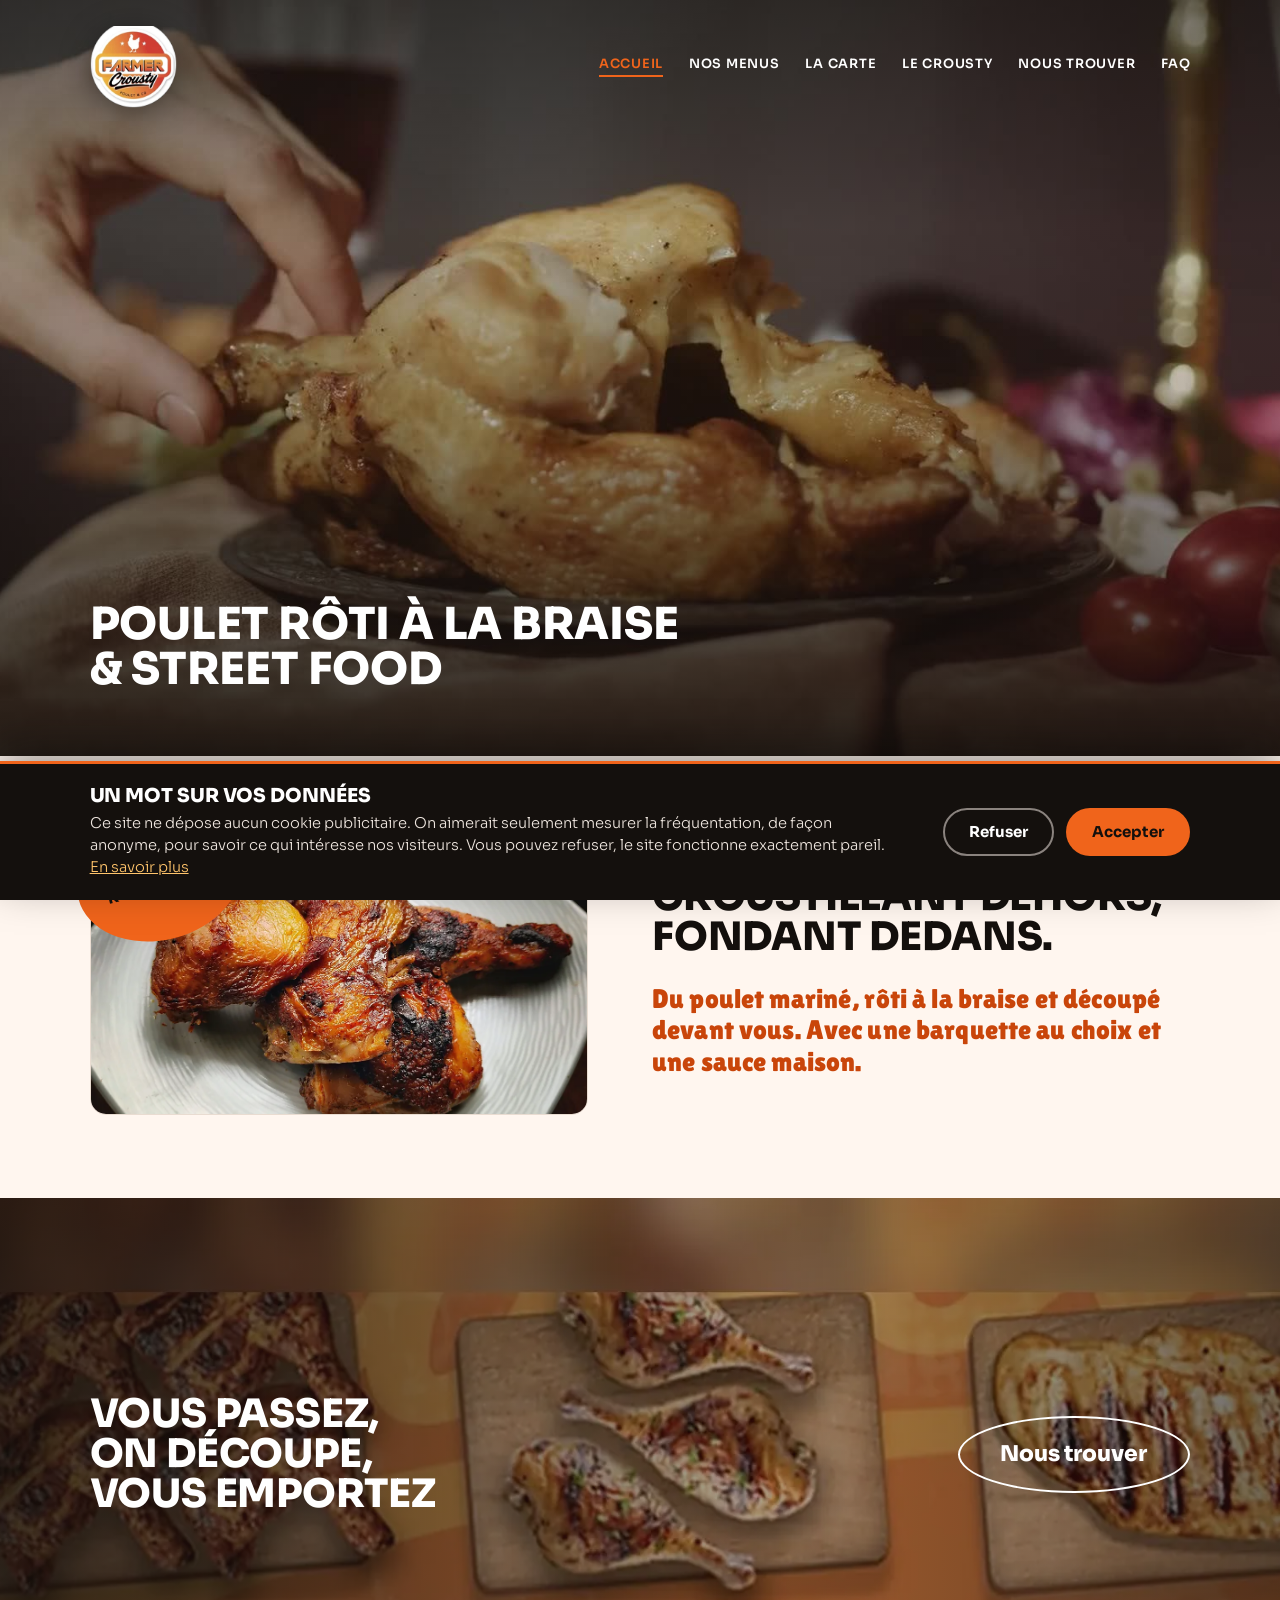
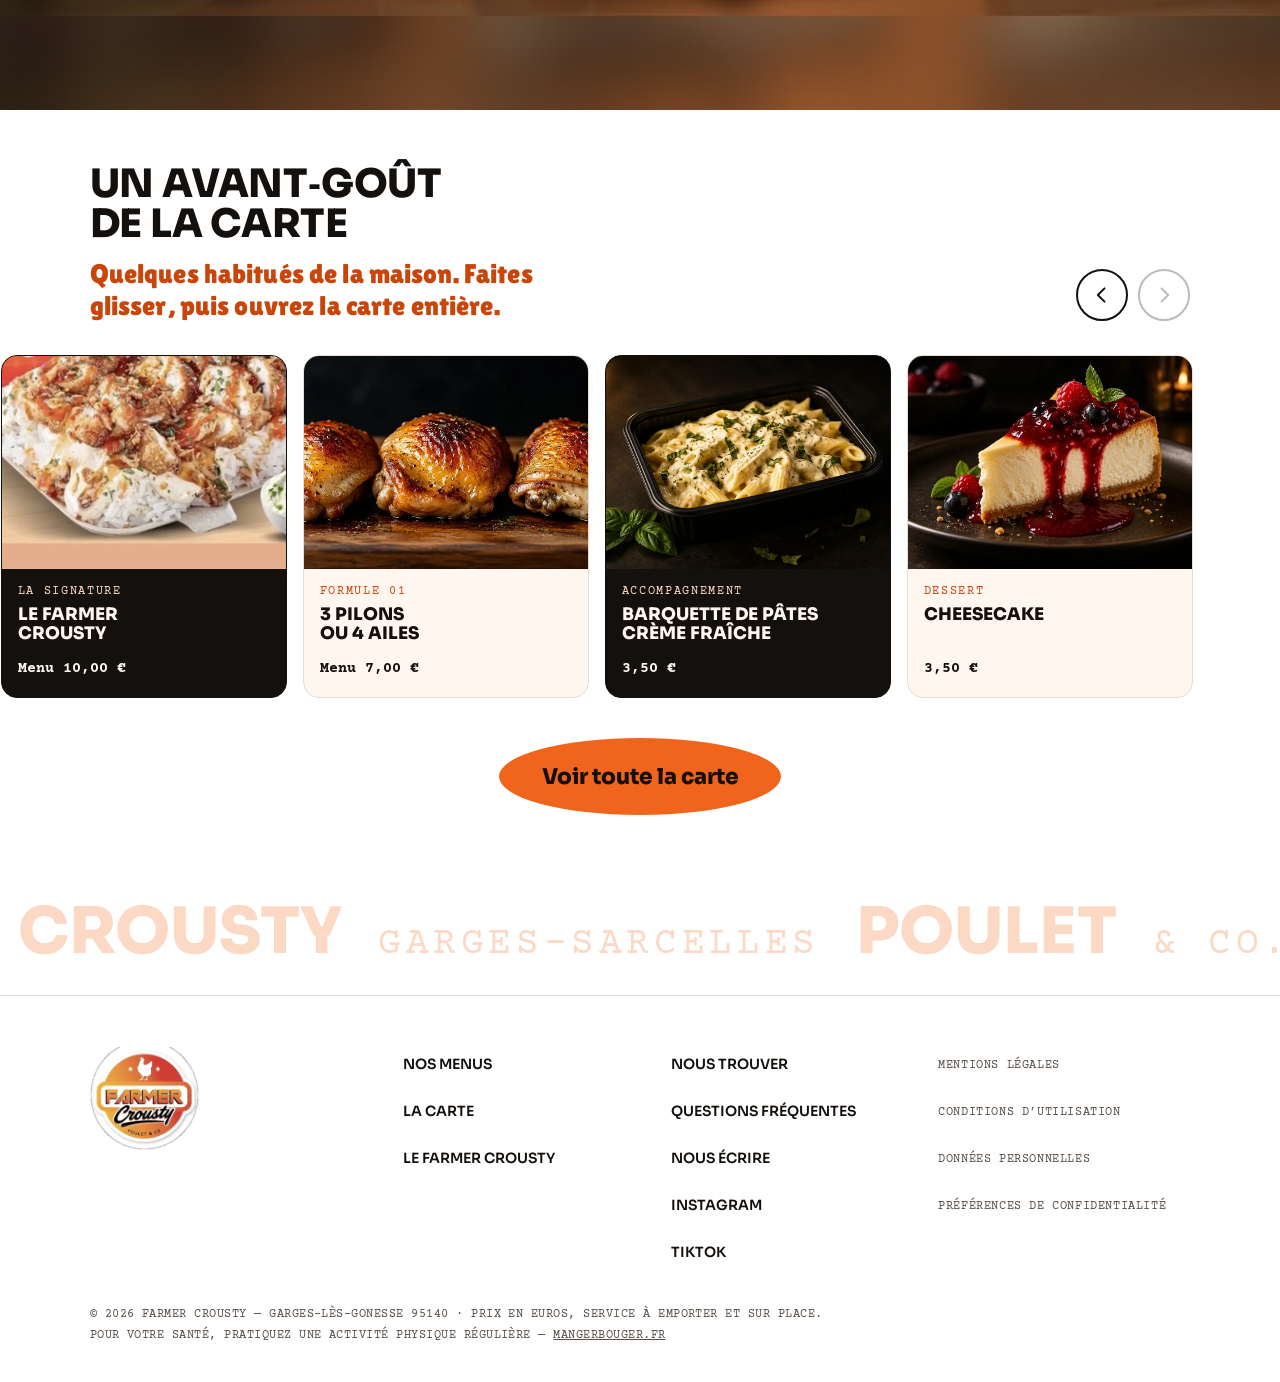
<file: index.html>
<!doctype html>
<html lang="fr">
<head>
<meta charset="utf-8">
<meta name="viewport" content="width=device-width, initial-scale=1, viewport-fit=cover">
<!-- toute ressource appelée en http est basculée en https automatiquement -->
<meta http-equiv="Content-Security-Policy" content="upgrade-insecure-requests">

<title>Farmer Crousty — Fast-food poulet à Garges-Sarcelles</title>
<meta name="description" content="Fast-food de poulet à la gare RER D de Garges-Sarcelles : poulet grillé, tenders, Farmer Crousty et sauces maison. Menus dès 7 €, à emporter ou sur place.">
<link rel="canonical" href="https://gracedanieloba-cmyk.github.io/Farmer-Crousty/">
<meta name="robots" content="index, follow">
<meta name="theme-color" content="#F0641B">

<meta property="og:site_name" content="Farmer Crousty">
<meta property="og:title" content="Farmer Crousty — Fast-food poulet à Garges-Sarcelles">
<meta property="og:description" content="Fast-food de poulet à la gare RER D de Garges-Sarcelles : poulet grillé, tenders, Farmer Crousty et sauces maison. Menus dès 7 €, à emporter ou sur place.">
<meta property="og:type" content="website">
<meta property="og:locale" content="fr_FR">
<meta property="og:url" content="https://gracedanieloba-cmyk.github.io/Farmer-Crousty/">
<meta property="og:image" content="https://gracedanieloba-cmyk.github.io/Farmer-Crousty/images/og-image.jpg">
<meta property="og:image:width" content="1200">
<meta property="og:image:height" content="630">
<meta property="og:image:alt" content="Poulet rôti à la braise, Farmer Crousty à Garges-Sarcelles">
<meta name="twitter:card" content="summary_large_image">
<meta name="twitter:title" content="Farmer Crousty — Fast-food poulet à Garges-Sarcelles">
<meta name="twitter:description" content="Fast-food de poulet à la gare RER D de Garges-Sarcelles : poulet grillé, tenders, Farmer Crousty et sauces maison. Menus dès 7 €, à emporter ou sur place.">
<meta name="twitter:image" content="https://gracedanieloba-cmyk.github.io/Farmer-Crousty/images/og-image.jpg">

<link rel="icon" href="icons/favicon.ico" sizes="any">
<link rel="icon" type="image/png" sizes="32x32" href="icons/favicon-32.png">
<link rel="icon" type="image/png" sizes="16x16" href="icons/favicon-16.png">
<link rel="apple-touch-icon" href="icons/apple-touch-icon.png">
<link rel="manifest" href="site.webmanifest">

<link rel="preconnect" href="https://fonts.googleapis.com">
<link rel="preconnect" href="https://fonts.gstatic.com" crossorigin>
<link rel="preload" as="style" href="https://fonts.googleapis.com/css2?family=Sora:wght@200;300;400;500;600;700;800&family=Archivo:wght@400;500&family=Courier+Prime:wght@400;700&family=Lilita+One&display=swap">
<link rel="stylesheet" href="https://fonts.googleapis.com/css2?family=Sora:wght@200;300;400;500;600;700;800&family=Archivo:wght@400;500&family=Courier+Prime:wght@400;700&family=Lilita+One&display=swap">
<link rel="stylesheet" href="style.css">
<script type="application/ld+json">
{
 "@context": "https://schema.org",
 "@graph": [
  {
   "@type": "WebSite",
   "@id": "https://gracedanieloba-cmyk.github.io/Farmer-Crousty/#site",
   "url": "https://gracedanieloba-cmyk.github.io/Farmer-Crousty/",
   "name": "Farmer Crousty",
   "inLanguage": "fr-FR",
   "publisher": {
    "@id": "https://gracedanieloba-cmyk.github.io/Farmer-Crousty/#restaurant"
   }
  },
  {
   "@type": "FastFoodRestaurant",
   "@id": "https://gracedanieloba-cmyk.github.io/Farmer-Crousty/#restaurant",
   "name": "Farmer Crousty",
   "alternateName": "Farmer Crousty — Poulet & Co.",
   "description": "Fast-food de poulet à la sortie de la gare RER D de Garges-Sarcelles : poulet grillé, tenders, Farmer Crousty, barquettes et sauces maison, à emporter ou sur place.",
   "url": "https://gracedanieloba-cmyk.github.io/Farmer-Crousty/",
   "logo": "https://gracedanieloba-cmyk.github.io/Farmer-Crousty/images/logo.png",
   "image": [
    "https://gracedanieloba-cmyk.github.io/Farmer-Crousty/images/og-image.jpg",
    "https://gracedanieloba-cmyk.github.io/Farmer-Crousty/images/roti_maison.jpg",
    "https://gracedanieloba-cmyk.github.io/Farmer-Crousty/images/farmer.jpg"
   ],
   "servesCuisine": [
    "Poulet",
    "Fast-food",
    "Street food"
   ],
   "priceRange": "€",
   "currenciesAccepted": "EUR",
   "acceptsReservations": false,
   "hasMenu": {
    "@id": "https://gracedanieloba-cmyk.github.io/Farmer-Crousty/la-carte.html#menu"
   },
   "address": {
    "@type": "PostalAddress",
    "streetAddress": "Avenue du Général de Gaulle, gare de Garges-Sarcelles",
    "addressLocality": "Garges-lès-Gonesse",
    "postalCode": "95140",
    "addressRegion": "Île-de-France",
    "addressCountry": "FR"
   },
   "areaServed": [
    "Garges-lès-Gonesse",
    "Sarcelles"
   ],
   "openingHoursSpecification": [
    {
     "@type": "OpeningHoursSpecification",
     "dayOfWeek": [
      "Monday",
      "Tuesday",
      "Wednesday",
      "Thursday",
      "Friday",
      "Saturday",
      "Sunday"
     ],
     "opens": "07:00",
     "closes": "23:59"
    }
   ],
   "sameAs": [
    "https://www.instagram.com/farmer_crousty/",
    "https://www.tiktok.com/@farmer_crousty"
   ]
  }
 ]
}
</script>
</head>
<body>
<a class="skip" href="#haut">Aller au contenu</a>
<header class="head">
  <div class="wrap head-in">
    <a class="logo" href="#haut" aria-label="Farmer Crousty, accueil"><picture><source srcset="images/logo.webp" type="image/webp"><img src="images/logo.png" alt="Farmer Crousty — Poulet &amp; Co." width="235" height="220" loading="eager" decoding="async"></picture></a>
    <nav class="menu" id="menu">
      <a href="#haut" aria-current="page">Accueil</a>
      <a href="les-menus.html">Nos menus</a>
      <a href="la-carte.html">La carte</a>
      <a href="le-crousty.html">Le Crousty</a>
      <a href="nous-trouver.html">Nous trouver</a>
      <a href="faq.html">FAQ</a>
    </nav>
    <button class="burg" id="burg" type="button" aria-label="Ouvrir le menu" aria-expanded="false" aria-controls="menu">
      <span aria-hidden="true"></span><span aria-hidden="true"></span><span aria-hidden="true"></span>
    </button>
  </div>
</header><div id="haut"></div>
<section class="hero" id="top">
  <div class="hero-bg">
    <picture><source srcset="images/poster.webp" type="image/webp"><img src="images/poster.jpg" alt="Une main détache une cuisse de poulet doré, servi à l’assiette" fetchpriority="high" width="1600" height="900" loading="eager" decoding="async"></picture>
    <!-- VIDÉO : remplacer par le fichier sous licence (la version actuelle est l'aperçu iStock, filigrané) -->
    <video autoplay muted loop playsinline preload="auto" poster="images/poster.jpg" aria-hidden="true" tabindex="-1">
      <source src="poulet.mp4" type="video/mp4">
    </video>
  </div>
  <div class="wrap hero-in">
    <h1>Poulet rôti à la braise<br>&amp; street food</h1>
  </div>
</section><!-- ====================== BLOC ORANGE ====================== -->
<section class="brandblock cream">
  <div class="wrap bb-in">
    <div class="bb-media">
      <span class="stick">Poulet<br>rôti maison</span>
      <picture><source srcset="images/roti_maison.webp" type="image/webp"><img src="images/roti_maison.jpg" alt="Poulet rôti découpé et doré, servi dans l’assiette avec des piments verts" width="1100" height="607" loading="lazy" decoding="async"></picture>
    </div>
    <div class="bb-txt">
      <h2>Croustillant dehors,<br>fondant dedans.</h2>
      <p class="lede punch">Du poulet mariné, rôti à la braise et découpé devant vous. Avec une barquette au choix et une sauce maison.</p>
    </div>
  </div>
</section>
<!-- ====================== BANDEAU PHOTO ====================== -->
<section class="strip">
  <div class="strip-bg"><picture><source srcset="images/band.webp" type="image/webp"><img src="images/band.jpg" alt="Cuisses, pilons et escalope de poulet grillés, chacun sur sa planche en bois" width="1920" height="560" loading="lazy" decoding="async"></picture></div>
  <div class="wrap strip-in">
    <h2>Vous passez,<br>on découpe,<br>vous emportez</h2>
    <a class="ell ell-w" href="nous-trouver.html">Nous trouver</a>
  </div>
</section>
<!-- ====================== APERÇU DE LA CARTE (accueil) ====================== -->
<section class="sec apercu" id="apercu">
  <div class="wrap sec-h apercu-h">
    <div class="apercu-t">
      <h2>Un avant&#8209;goût<br>de la carte</h2>
      <p class="lede punch">Quelques habitués de la maison. Faites glisser, puis ouvrez la carte entière.</p>
    </div>
    <div class="mrail-nav">
      <button type="button" class="marrow" data-mrail="prev" aria-label="Plat précédent" aria-controls="mrail">
        <svg width="20" height="20" viewBox="0 0 24 24" fill="none" stroke="currentColor" stroke-width="2.4" stroke-linecap="round" stroke-linejoin="round" aria-hidden="true"><path d="M15 4 7 12l8 8"/></svg>
      </button>
      <button type="button" class="marrow" data-mrail="next" aria-label="Plat suivant" aria-controls="mrail">
        <svg width="20" height="20" viewBox="0 0 24 24" fill="none" stroke="currentColor" stroke-width="2.4" stroke-linecap="round" stroke-linejoin="round" aria-hidden="true"><path d="M9 4l8 8-8 8"/></svg>
      </button>
    </div>
  </div>

  <div class="mrail" id="mrail" tabindex="0" role="group" aria-label="Quelques plats de la carte, faites défiler horizontalement">

    <a class="mcard dark" href="le-crousty.html">
      <span class="mcard-img"><picture><source srcset="images/farmer.webp" type="image/webp"><img src="images/farmer.jpg" alt="Le Farmer Crousty : riz, poulet croustillant et sauce" width="1000" height="670" loading="lazy" decoding="async"></picture></span>
      <span class="mcard-txt">
        <span class="mcard-sub">La signature</span>
        <span class="mcard-n">Le Farmer<br>Crousty</span>
        <span class="mcard-v">Menu 10,00 €</span>
      </span>
    </a>

    <a class="mcard" href="les-menus.html">
      <span class="mcard-img"><picture><source srcset="images/poulet_grille.webp" type="image/webp"><img src="images/poulet_grille.jpg" alt="Morceaux de poulet grillés, peau dorée" width="1000" height="750" loading="lazy" decoding="async"></picture></span>
      <span class="mcard-txt">
        <span class="mcard-sub">Formule 01</span>
        <span class="mcard-n">3 pilons<br>ou 4 ailes</span>
        <span class="mcard-v">Menu 7,00 €</span>
      </span>
    </a>

    <a class="mcard dark" href="la-carte.html">
      <span class="mcard-img"><picture><source srcset="images/pates_creme.webp" type="image/webp"><img src="images/pates_creme.jpg" alt="Barquette de pâtes à la crème fraîche, parsemée de basilic" width="1000" height="750" loading="lazy" decoding="async"></picture></span>
      <span class="mcard-txt">
        <span class="mcard-sub">Accompagnement</span>
        <span class="mcard-n">Barquette de pâtes<br>crème fraîche</span>
        <span class="mcard-v">3,50 €</span>
      </span>
    </a>

    <a class="mcard" href="la-carte.html">
      <span class="mcard-img"><picture><source srcset="images/cheesecake.webp" type="image/webp"><img src="images/cheesecake.jpg" alt="Part de cheesecake nappée de fruits rouges" width="1000" height="750" loading="lazy" decoding="async"></picture></span>
      <span class="mcard-txt">
        <span class="mcard-sub">Dessert</span>
        <span class="mcard-n">Cheesecake</span>
        <span class="mcard-v">3,50 €</span>
      </span>
    </a>

  </div>

  <div class="wrap apercu-cta">
    <a class="ell ell-solid" href="la-carte.html">Voir toute la carte</a>
  </div>
</section>
<!-- ====================== BANDEAU PÂLE ====================== -->
<div class="wtick" aria-hidden="true">
  <div class="wtick-t">
    <span>Crousty</span><span class="m">Garges-Sarcelles</span><span>Poulet</span><span class="m">&amp; Co.</span>
    <span>Crousty</span><span class="m">Garges-Sarcelles</span><span>Poulet</span><span class="m">&amp; Co.</span>
  </div>
</div>
<!-- ====================== PIED DE PAGE ====================== -->
<footer>
  <div class="wrap">
    <div class="foot">
      <div class="foot-logo">
        <picture><source srcset="images/logo.webp" type="image/webp"><img src="images/logo.png" alt="Farmer Crousty — Poulet &amp; Co." width="235" height="220" loading="eager" decoding="async"></picture>
      </div>
      <nav class="fcol" aria-label="La carte">
        <a href="les-menus.html">Nos menus</a>
        <a href="la-carte.html">La carte</a>
        <a href="le-crousty.html">Le Farmer Crousty</a>
      </nav>
      <nav class="fcol" aria-label="Informations pratiques">
        <a href="nous-trouver.html">Nous trouver</a>
        <a href="faq.html">Questions fréquentes</a>
        <a href="contact.html">Nous écrire</a>
        <a href="https://www.instagram.com/farmer_crousty/" target="_blank" rel="noopener">Instagram</a>
        <a href="https://www.tiktok.com/@farmer_crousty" target="_blank" rel="noopener">TikTok</a>
      </nav>
      <nav class="fcol small" aria-label="Informations légales">
        <a href="mentions-legales.html">Mentions légales</a>
        <a href="cgu.html">Conditions d’utilisation</a>
        <a href="confidentialite.html">Données personnelles</a>
        <button type="button" class="linkish" id="cookie-reopen">Préférences de confidentialité</button>
      </nav>
    </div>
    <p class="legal">
      © <span id="yr">2026</span> Farmer Crousty — Garges-lès-Gonesse 95140 · Prix en euros, service à emporter et sur place.<br>
      Pour votre santé, pratiquez une activité physique régulière — <a href="https://www.mangerbouger.fr" target="_blank" rel="noopener">mangerbouger.fr</a>
    </p>
  </div>
</footer>

<!-- ============ BARRE D'ACTION (téléphone) ============
     Deux gestes qu'on veut faire vite depuis la rue : consulter la carte
     et se faire guider jusqu'à la boutique. Masquée sur ordinateur. -->
<nav class="mobar" id="mobar" aria-label="Accès rapide">
  <a class="mo-carte" href="la-carte.html">
    <svg width="19" height="19" viewBox="0 0 24 24" fill="none" stroke="currentColor" stroke-width="2" stroke-linecap="round" stroke-linejoin="round" aria-hidden="true"><path d="M4 4h16v16H4z"/><path d="M8 9h8M8 13h8M8 17h5"/></svg>
    La carte
  </a>
  <a class="mo-aller" href="https://www.google.com/maps/dir/?api=1&amp;destination=Gare+de+Garges-Sarcelles%2C+95140+Garges-l%C3%A8s-Gonesse" target="_blank" rel="noopener">
    <svg width="19" height="19" viewBox="0 0 24 24" fill="none" stroke="currentColor" stroke-width="2" stroke-linecap="round" stroke-linejoin="round" aria-hidden="true"><path d="M12 21s7-6.2 7-11a7 7 0 1 0-14 0c0 4.8 7 11 7 11z"/><circle cx="12" cy="10" r="2.6"/></svg>
    Y aller
  </a>
</nav>

<!-- ====================== BANDEAU COOKIES ====================== -->
<div class="cookies" id="cookies" role="dialog" aria-modal="false"
     aria-labelledby="cookies-titre" aria-describedby="cookies-texte" hidden>
  <div class="cookies-in">
    <div>
      <h2 id="cookies-titre">Un mot sur vos données</h2>
      <p id="cookies-texte">Ce site ne dépose aucun cookie publicitaire. On aimerait seulement mesurer la fréquentation, de façon anonyme, pour savoir ce qui intéresse nos visiteurs. Vous pouvez refuser, le site fonctionne exactement pareil. <a href="confidentialite.html">En savoir plus</a></p>
    </div>
    <div class="cookies-btns">
      <button type="button" class="ck ck-no" id="cookie-refuse">Refuser</button>
      <button type="button" class="ck ck-yes" id="cookie-accept">Accepter</button>
    </div>
  </div>
</div>

<script>
(function(){
  'use strict';

  /* ================================================ arrivée en haut de page
     En navigation normale le navigateur affiche déjà le haut du document.
     Mais quand le site est affiché dans un cadre (aperçu intégré), c'est la
     page qui contient le cadre qui garde sa position : on se retrouve au
     milieu de la nouvelle page. On remonte donc explicitement, sauf si on
     vise une ancre précise ou si l'on revient en arrière. */
  (function(){
    var nav=(window.performance&&performance.getEntriesByType)
              ? performance.getEntriesByType('navigation')[0] : null;
    if((nav&&nav.type==='back_forward')||location.hash)return;
    var haut=document.getElementById('haut')||document.body;
    window.scrollTo(0,0);
    try{
      if(window.top!==window.self&&haut&&haut.scrollIntoView){
        haut.scrollIntoView({block:'start'});
      }
    }catch(e){}
  })();

  /* ------------------------------ barre d'action fixe sur téléphone
     Visible dès l'arrivée sur la page ; elle s'efface seulement quand le
     menu ou le bandeau cookies occupent déjà le bas de l'écran. */
  var syncBar=function(){};
  var mobar=document.getElementById('mobar');
  if(mobar){
    syncBar=function(){
      var m=document.getElementById('menu');
      var ck=document.getElementById('cookies');
      var libre=(!m||!m.classList.contains('open'))&&(!ck||ck.hidden);
      mobar.classList.toggle('on', libre);
    };
    window.addEventListener('scroll',syncBar,{passive:true});
    window.addEventListener('resize',syncBar);
    syncBar();
  }

  /* ---------------------------------------------------------- menu mobile */
  var burg=document.getElementById('burg'),menu=document.getElementById('menu');
  function setMenu(open){
    if(!menu||!burg)return;
    menu.classList.toggle('open',open);
    burg.setAttribute('aria-expanded',open?'true':'false');
    burg.setAttribute('aria-label',open?'Fermer le menu':'Ouvrir le menu');
    syncBar();
  }
  if(burg&&menu){
    burg.addEventListener('click',function(e){
      e.preventDefault();e.stopPropagation();
      setMenu(!menu.classList.contains('open'));
    });
    menu.addEventListener('click',function(e){ if(e.target.closest('a')){setMenu(false);} });
    document.addEventListener('click',function(e){
      if(menu.classList.contains('open')&&!menu.contains(e.target)&&!burg.contains(e.target)){setMenu(false);}
    });
    document.addEventListener('keydown',function(e){ if(e.key==='Escape'){setMenu(false);} });
    window.addEventListener('pageshow',function(){setMenu(false);});
  }

  /* ------------------------------------------------- en-tête au défilement */
  var head=document.querySelector('.head');
  if(head){
    var onScroll=function(){ head.classList.toggle('stuck',(window.scrollY||window.pageYOffset)>12); };
    onScroll();
    window.addEventListener('scroll',onScroll,{passive:true});
  }

  /* ----------------------------------------------------- « en lire plus » */
  var mb=document.getElementById('morebtn'),mo=document.getElementById('more');
  if(mb&&mo){
    mb.addEventListener('click',function(){
      var o=mo.classList.toggle('open');
      mb.setAttribute('aria-expanded',o?'true':'false');
      mb.querySelector('span').textContent=o?'Réduire':'En lire plus';
    });
  }

  /* -------------------------------------------------- onglets des horaires */
  var tabs=[].slice.call(document.querySelectorAll('[role="tab"]'));
  tabs.forEach(function(t){
    t.addEventListener('click',function(){
      tabs.forEach(function(o){
        var on=o===t;
        o.setAttribute('aria-selected',on?'true':'false');
        var p=document.getElementById(o.getAttribute('aria-controls'));
        if(p){p.hidden=!on;}
      });
    });
  });
  var d=new Date().getDay();
  var li=document.querySelector('.hrs li[data-day="'+d+'"]');
  if(li){
    li.classList.add('now');
    var panel=li.closest('.panel');
    if(panel&&panel.hidden){
      var tb=document.getElementById(panel.getAttribute('aria-labelledby'));
      if(tb){tb.click();}
    }
  }

  /* ------------------------------------ mini-carrousel de la page d'accueil */
  var mrail=document.getElementById('mrail');
  if(mrail){
    var mprev=document.querySelector('[data-mrail="prev"]'),
        mnext=document.querySelector('[data-mrail="next"]'),
        MGAP=16;
    var mstep=function(){
      var c=mrail.querySelector('.mcard');
      return c?Math.round(c.getBoundingClientRect().width)+MGAP:280;
    };
    var mnav=document.querySelector('.mrail-nav');
    var msync=function(){
      var over=mrail.scrollWidth-mrail.clientWidth;
      /* rien à faire glisser : les flèches n'ont pas lieu d'être */
      if(mnav){mnav.hidden=over<=4;}
      if(!mprev||!mnext)return;
      mprev.disabled=mrail.scrollLeft<=2;
      mnext.disabled=mrail.scrollLeft>=over-2;
    };
    if(mprev){mprev.addEventListener('click',function(){mrail.scrollBy({left:-mstep(),behavior:'smooth'});});}
    if(mnext){mnext.addEventListener('click',function(){mrail.scrollBy({left:mstep(),behavior:'smooth'});});}
    mrail.addEventListener('scroll',msync,{passive:true});
    window.addEventListener('resize',msync);
    msync();
  }

  /* ============================================ ouvert ou fermé maintenant
     L'état est déduit du tableau des horaires affiché juste à côté : si les
     horaires changent dans le HTML, cette mention suit toute seule. */
  var statut=document.getElementById('statut');
  if(statut){
    var enMinutes=function(t){
      var m=/(\d{1,2})\s*h\s*(\d{0,2})/i.exec(t);
      return m?parseInt(m[1],10)*60+(m[2]?parseInt(m[2],10):0):null;
    };
    var creneau=function(jour){
      var li=document.querySelector('.hrs li[data-day="'+jour+'"] span');
      if(!li)return null;
      var p=li.textContent.split(/[–—-]/);
      if(p.length<2)return null;
      var d=enMinutes(p[0]),f=enMinutes(p[1]);
      if(d===null||f===null)return null;
      if(f<=d){f+=1440;}          /* fermeture après minuit */
      return {d:d,f:f};
    };
    var now=new Date(),
        jour=now.getDay(),
        min=now.getHours()*60+now.getMinutes(),
        ouvert=false, prochain=null;
    var c=creneau(jour);
    if(c&&min>=c.d&&min<c.f){ouvert=true;}
    /* service de la veille qui se prolonge après minuit */
    if(!ouvert){
      var v=creneau((jour+6)%7);
      if(v&&v.f>1440&&min<v.f-1440){ouvert=true;}
    }
    if(!ouvert){
      for(var i=0;i<7;i++){
        var j=(jour+i)%7, s2=creneau(j);
        if(!s2)continue;
        if(i===0&&min>=s2.d)continue;
        prochain={jour:j,d:s2.d};break;
      }
    }
    var noms=['dimanche','lundi','mardi','mercredi','jeudi','vendredi','samedi'];
    var hhmm=function(m){m=m%1440;return (m/60|0)+'h'+('0'+(m%60)).slice(-2);};
    if(ouvert){
      statut.className='statut';
      statut.textContent='Ouvert maintenant';
    }else{
      statut.className='statut ferme';
      statut.textContent = prochain
        ? (prochain.jour===jour ? 'Fermé · ouvre à '+hhmm(prochain.d)
                                : 'Fermé · ouvre '+noms[prochain.jour]+' à '+hhmm(prochain.d))
        : 'Fermé';
    }
    statut.hidden=false;
  }

  /* ---------------------------------------------------- carte Google Maps */
  var gmap=document.getElementById('gmap');
  if(gmap){
    var loaded=false;
    gmap.addEventListener('load',function(){loaded=true;gmap.hidden=false;});
    setTimeout(function(){ if(!loaded){gmap.hidden=true;} },6000);
  }

  /* ------------------------------------------------------------- l'année */
  ['yr','maj','maj2'].forEach(function(id){
    var e=document.getElementById(id);
    if(e){e.textContent=new Date().getFullYear();}
  });

  /* ================================================= consentement & audience
     Le stockage peut être refusé (navigation privée, réglages) : tout est
     protégé, et en cas d'échec on se contente de ne pas activer la mesure. */
  var KEY='fc-consent';
  function readConsent(){ try{return localStorage.getItem(KEY);}catch(e){return null;} }
  function writeConsent(v){ try{localStorage.setItem(KEY,v);}catch(e){} }

  function loadAnalytics(){
    if(document.getElementById('fc-analytics'))return;
    /* AUDIENCE : Plausible, sans cookie et sans donnée personnelle.
       Remplacez la valeur de data-domain par votre domaine réel.
       Pour Matomo, remplacez ce bloc par le code fourni par Matomo. */
    var s=document.createElement('script');
    s.id='fc-analytics';
    s.defer=true;
    s.setAttribute('data-domain','VOTRE-DOMAINE');
    s.src='https://plausible.io/js/script.js';
    document.head.appendChild(s);
  }

  var banner=document.getElementById('cookies');
  function showBanner(){ if(banner){banner.hidden=false;} syncBar(); }
  function hideBanner(){ if(banner){banner.hidden=true;} syncBar(); }

  var choice=readConsent();
  if(choice==='oui'){ loadAnalytics(); }
  else if(choice!=='non'){ showBanner(); }

  var acc=document.getElementById('cookie-accept'),
      ref=document.getElementById('cookie-refuse'),
      reo=document.getElementById('cookie-reopen');
  if(acc){acc.addEventListener('click',function(){writeConsent('oui');hideBanner();loadAnalytics();});}
  if(ref){ref.addEventListener('click',function(){writeConsent('non');hideBanner();});}
  if(reo){reo.addEventListener('click',function(){showBanner();banner.scrollIntoView({block:'nearest'});});}

  /* ============================================ pré-chargement des pages
     Au survol ou au premier contact du doigt, la page visée est récupérée
     en avance : le clic paraît instantané. */
  var done={};
  function prefetch(href){
    if(!href||done[href])return;
    if(href.indexOf('http')===0||href.indexOf('#')===0||href.indexOf('mailto')===0)return;
    done[href]=true;
    var l=document.createElement('link');
    l.rel='prefetch'; l.href=href; l.as='document';
    document.head.appendChild(l);
  }
  ['mouseover','touchstart','focusin'].forEach(function(ev){
    document.addEventListener(ev,function(e){
      var a=e.target.closest&&e.target.closest('a[href]');
      if(a&&a.origin===location.origin){prefetch(a.getAttribute('href'));}
    },{passive:true,capture:true});
  });

  /* ==================================================== formulaire de contact */
  var form=document.getElementById('contact-form');
  if(form){
    var start=document.getElementById('form-start');
    if(start){start.value=String(Date.now());}

    var counter=document.getElementById('compteur'),
        msg=document.getElementById('message');
    if(counter&&msg){
      var count=function(){ counter.textContent=msg.value.length+' / 1500 caractères'; };
      msg.addEventListener('input',count); count();
    }

    var RULES={
      nom:      {test:function(v){return v.trim().length>=2;},        msg:'Indiquez votre nom, au moins deux caractères.'},
      email:    {test:function(v){return /^[^\s@]+@[^\s@]+\.[a-z]{2,}$/i.test(v.trim());}, msg:'Cette adresse e-mail ne semble pas valide.'},
      tel:      {test:function(v){return v.trim()===''||/^[0-9 +().\-]{6,25}$/.test(v.trim());}, msg:'Ce numéro ne semble pas valide.'},
      message:  {test:function(v){return v.trim().length>=10;},       msg:'Votre message est un peu court : dix caractères au minimum.'}
    };

    function setError(id,text){
      var field=document.getElementById(id),
          box=document.getElementById('err-'+id);
      if(!field||!box)return;
      if(text){
        box.textContent=text; box.hidden=false;
        field.setAttribute('aria-invalid','true');
        field.classList.add('invalid');
      }else{
        box.hidden=true; box.textContent='';
        field.removeAttribute('aria-invalid');
        field.classList.remove('invalid');
      }
    }

    Object.keys(RULES).forEach(function(id){
      var f=document.getElementById(id);
      if(!f)return;
      f.addEventListener('blur',function(){
        setError(id, RULES[id].test(f.value)?'':RULES[id].msg);
      });
      f.addEventListener('input',function(){
        if(f.classList.contains('invalid')&&RULES[id].test(f.value)){setError(id,'');}
      });
    });

    var rgpd=document.getElementById('rgpd');
    if(rgpd){
      rgpd.addEventListener('change',function(){
        var box=document.getElementById('err-rgpd');
        if(rgpd.checked&&box){box.hidden=true;}
      });
    }

    form.addEventListener('submit',function(e){
      var first=null, ok=true;
      Object.keys(RULES).forEach(function(id){
        var f=document.getElementById(id);
        if(!f)return;
        var good=RULES[id].test(f.value);
        setError(id, good?'':RULES[id].msg);
        if(!good){ok=false; if(!first){first=f;}}
      });

      var box=document.getElementById('err-rgpd');
      if(rgpd&&!rgpd.checked){
        ok=false;
        if(box){box.textContent='Merci de cocher cette case pour qu’on puisse vous répondre.';box.hidden=false;}
        if(!first){first=rgpd;}
      }else if(box){box.hidden=true;}

      var st=document.getElementById('form-status');
      if(!ok){
        e.preventDefault();
        if(st){
          st.textContent='Le formulaire n’a pas pu être envoyé : vérifiez les champs signalés ci-dessus.';
          st.hidden=false;
        }
        if(first){first.focus();}
        return;
      }

      /* anti-spam, une fois les champs valides : champ piège rempli,
         ou formulaire expédié en moins de trois secondes */
      var hp=document.getElementById('site-web');
      var tooFast=start&&(Date.now()-Number(start.value)<3000);
      if((hp&&hp.value!=='')||tooFast){
        e.preventDefault();
        if(start){start.value=String(Date.now()-3100);}
        if(st){
          st.textContent='Envoi interrompu par la protection anti-spam. Patientez deux secondes et cliquez à nouveau.';
          st.hidden=false;
        }
        return;
      }
      if(st){st.hidden=true;}
    });
  }
})();
</script>

</body>
</html>
</file>
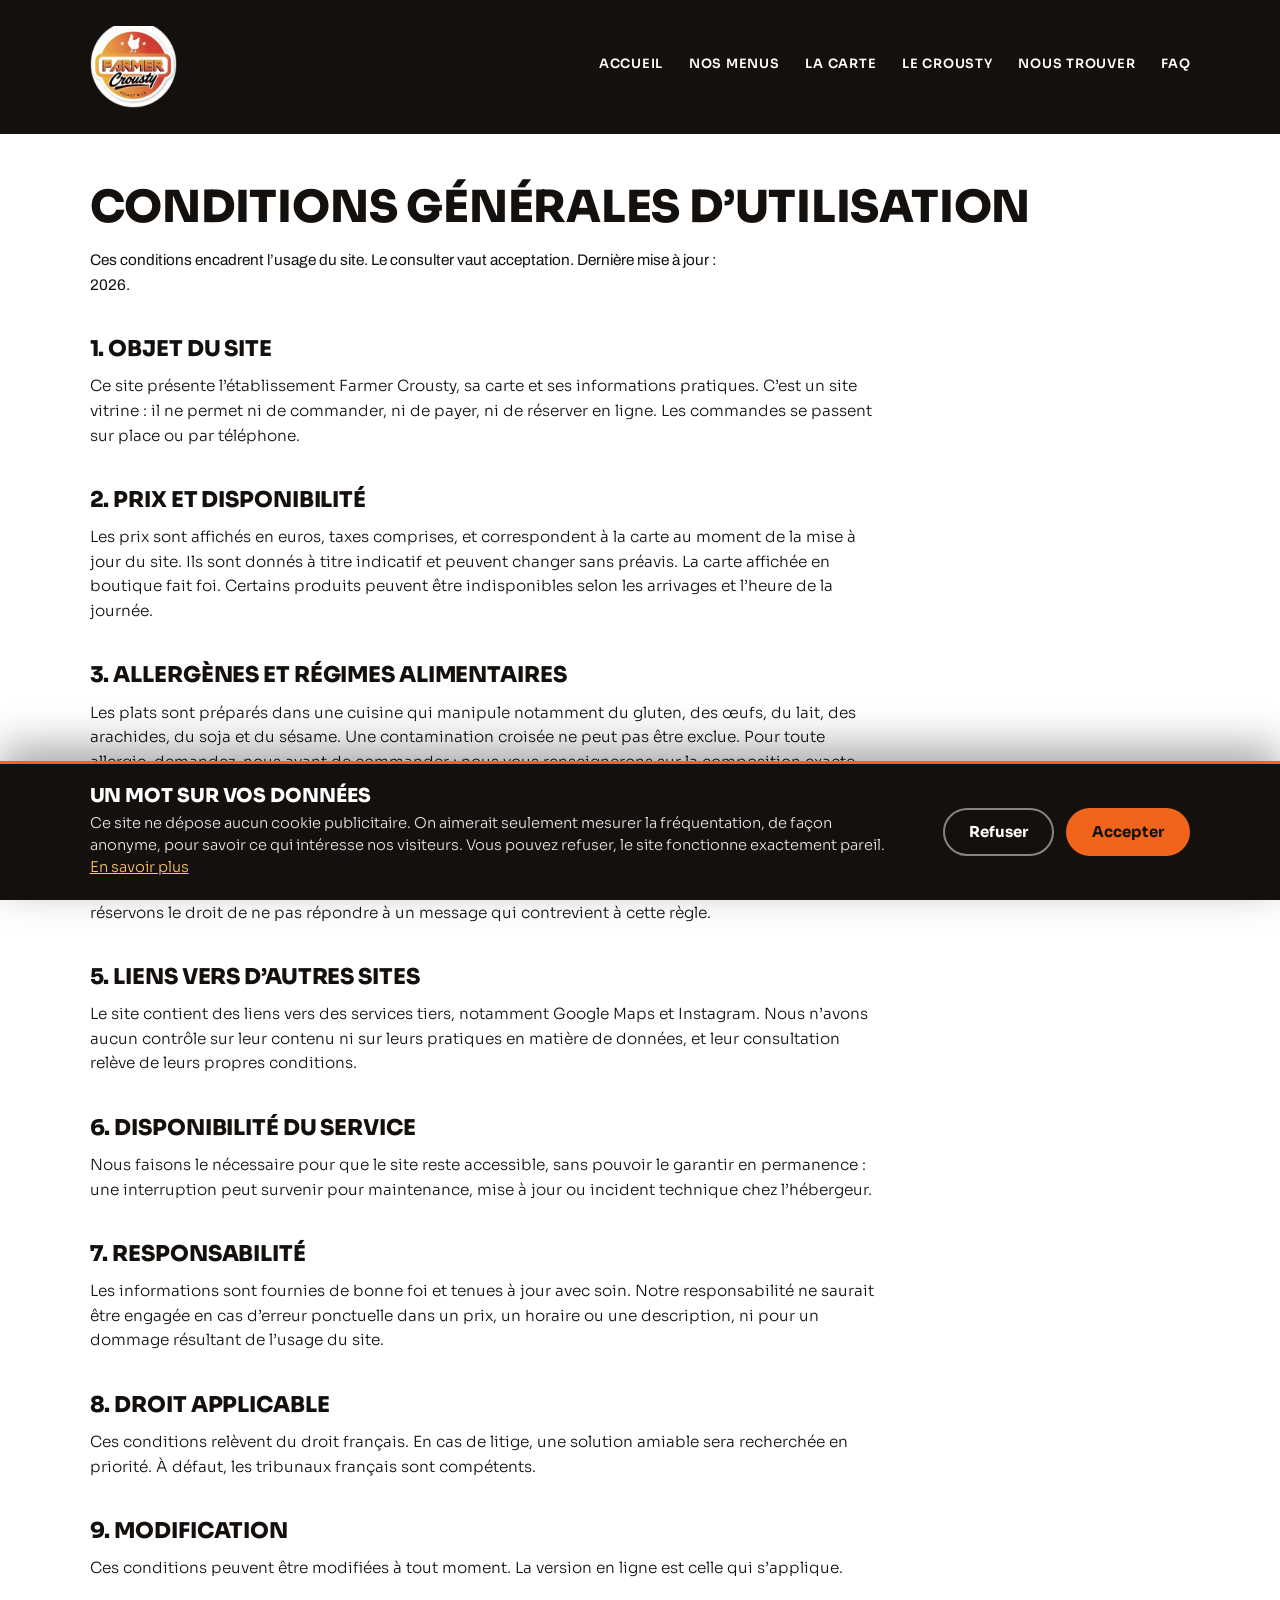
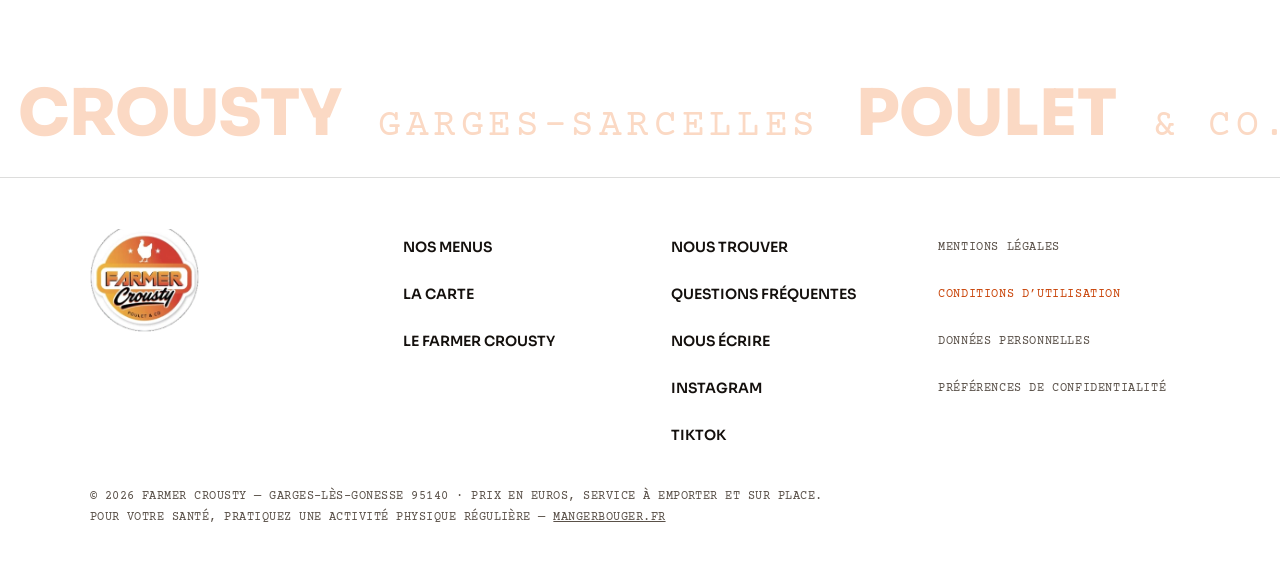
<file: cgu.html>
<!doctype html>
<html lang="fr">
<head>
<meta charset="utf-8">
<meta name="viewport" content="width=device-width, initial-scale=1, viewport-fit=cover">
<!-- toute ressource appelée en http est basculée en https automatiquement -->
<meta http-equiv="Content-Security-Policy" content="upgrade-insecure-requests">

<title>Conditions générales d’utilisation — Farmer Crousty</title>
<meta name="description" content="Les règles d'usage du site Farmer Crousty : prix indicatifs, allergènes, formulaire de contact, responsabilité et droit applicable.">
<link rel="canonical" href="https://gracedanieloba-cmyk.github.io/Farmer-Crousty/cgu.html">
<meta name="robots" content="index, follow">
<meta name="theme-color" content="#F0641B">

<meta property="og:site_name" content="Farmer Crousty">
<meta property="og:title" content="Conditions générales d’utilisation — Farmer Crousty">
<meta property="og:description" content="Les règles d'usage du site Farmer Crousty : prix indicatifs, allergènes, formulaire de contact, responsabilité et droit applicable.">
<meta property="og:type" content="website">
<meta property="og:locale" content="fr_FR">
<meta property="og:url" content="https://gracedanieloba-cmyk.github.io/Farmer-Crousty/cgu.html">
<meta property="og:image" content="https://gracedanieloba-cmyk.github.io/Farmer-Crousty/images/og-image.jpg">
<meta property="og:image:width" content="1200">
<meta property="og:image:height" content="630">
<meta property="og:image:alt" content="Poulet rôti à la braise, Farmer Crousty à Garges-Sarcelles">
<meta name="twitter:card" content="summary_large_image">
<meta name="twitter:title" content="Conditions générales d’utilisation — Farmer Crousty">
<meta name="twitter:description" content="Les règles d'usage du site Farmer Crousty : prix indicatifs, allergènes, formulaire de contact, responsabilité et droit applicable.">
<meta name="twitter:image" content="https://gracedanieloba-cmyk.github.io/Farmer-Crousty/images/og-image.jpg">

<link rel="icon" href="icons/favicon.ico" sizes="any">
<link rel="icon" type="image/png" sizes="32x32" href="icons/favicon-32.png">
<link rel="icon" type="image/png" sizes="16x16" href="icons/favicon-16.png">
<link rel="apple-touch-icon" href="icons/apple-touch-icon.png">
<link rel="manifest" href="site.webmanifest">

<link rel="preconnect" href="https://fonts.googleapis.com">
<link rel="preconnect" href="https://fonts.gstatic.com" crossorigin>
<link rel="preload" as="style" href="https://fonts.googleapis.com/css2?family=Sora:wght@200;300;400;500;600;700;800&family=Archivo:wght@400;500&family=Courier+Prime:wght@400;700&family=Lilita+One&display=swap">
<link rel="stylesheet" href="https://fonts.googleapis.com/css2?family=Sora:wght@200;300;400;500;600;700;800&family=Archivo:wght@400;500&family=Courier+Prime:wght@400;700&family=Lilita+One&display=swap">
<link rel="stylesheet" href="style.css">
<script type="application/ld+json">
{
 "@context": "https://schema.org",
 "@graph": [
  {
   "@type": "BreadcrumbList",
   "itemListElement": [
    {
     "@type": "ListItem",
     "position": 1,
     "name": "Accueil",
     "item": "https://gracedanieloba-cmyk.github.io/Farmer-Crousty/"
    },
    {
     "@type": "ListItem",
     "position": 2,
     "name": "Conditions d’utilisation",
     "item": "https://gracedanieloba-cmyk.github.io/Farmer-Crousty/cgu.html"
    }
   ]
  }
 ]
}
</script>
</head>
<body class="inner">
<a class="skip" href="#haut">Aller au contenu</a>
<header class="head solid">
  <div class="wrap head-in">
    <a class="logo" href="index.html" aria-label="Farmer Crousty, accueil"><picture><source srcset="images/logo.webp" type="image/webp"><img src="images/logo.png" alt="Farmer Crousty — Poulet &amp; Co." width="235" height="220" loading="eager" decoding="async"></picture></a>
    <nav class="menu" id="menu">
      <a href="index.html">Accueil</a>
      <a href="les-menus.html">Nos menus</a>
      <a href="la-carte.html">La carte</a>
      <a href="le-crousty.html">Le Crousty</a>
      <a href="nous-trouver.html">Nous trouver</a>
      <a href="faq.html">FAQ</a>
    </nav>
    <button class="burg" id="burg" type="button" aria-label="Ouvrir le menu" aria-expanded="false" aria-controls="menu">
      <span aria-hidden="true"></span><span aria-hidden="true"></span><span aria-hidden="true"></span>
    </button>
  </div>
</header><div id="haut"></div>
<!-- ====================== CGU ====================== -->
<section class="sec doc">
  <div class="wrap">
    <h1>Conditions générales d’utilisation</h1>
    <p class="lede">Ces conditions encadrent l’usage du site. Le consulter vaut acceptation. Dernière mise à jour&nbsp;: <span id="maj">2026</span>.</p>

    <h3>1. Objet du site</h3>
    <p>Ce site présente l’établissement Farmer Crousty, sa carte et ses informations pratiques. C’est un site vitrine&nbsp;: il ne permet ni de commander, ni de payer, ni de réserver en ligne. Les commandes se passent sur place ou par téléphone.</p>

    <h3>2. Prix et disponibilité</h3>
    <p>Les prix sont affichés en euros, taxes comprises, et correspondent à la carte au moment de la mise à jour du site. Ils sont donnés à titre indicatif et peuvent changer sans préavis. La carte affichée en boutique fait foi. Certains produits peuvent être indisponibles selon les arrivages et l’heure de la journée.</p>

    <h3>3. Allergènes et régimes alimentaires</h3>
    <p>Les plats sont préparés dans une cuisine qui manipule notamment du gluten, des œufs, du lait, des arachides, du soja et du sésame. Une contamination croisée ne peut pas être exclue. Pour toute allergie, demandez-nous avant de commander&nbsp;: nous vous renseignerons sur la composition exacte.</p>

    <h3>4. Utilisation du formulaire de contact</h3>
    <p>Le formulaire sert à poser une question ou à préparer une commande de groupe. Il est interdit de l’utiliser pour envoyer des contenus illégaux, injurieux, publicitaires ou automatisés. Nous nous réservons le droit de ne pas répondre à un message qui contrevient à cette règle.</p>

    <h3>5. Liens vers d’autres sites</h3>
    <p>Le site contient des liens vers des services tiers, notamment Google&nbsp;Maps et Instagram. Nous n’avons aucun contrôle sur leur contenu ni sur leurs pratiques en matière de données, et leur consultation relève de leurs propres conditions.</p>

    <h3>6. Disponibilité du service</h3>
    <p>Nous faisons le nécessaire pour que le site reste accessible, sans pouvoir le garantir en permanence&nbsp;: une interruption peut survenir pour maintenance, mise à jour ou incident technique chez l’hébergeur.</p>

    <h3>7. Responsabilité</h3>
    <p>Les informations sont fournies de bonne foi et tenues à jour avec soin. Notre responsabilité ne saurait être engagée en cas d’erreur ponctuelle dans un prix, un horaire ou une description, ni pour un dommage résultant de l’usage du site.</p>

    <h3>8. Droit applicable</h3>
    <p>Ces conditions relèvent du droit français. En cas de litige, une solution amiable sera recherchée en priorité. À défaut, les tribunaux français sont compétents.</p>

    <h3>9. Modification</h3>
    <p>Ces conditions peuvent être modifiées à tout moment. La version en ligne est celle qui s’applique.</p>
  </div>
</section>
<!-- ====================== BANDEAU PÂLE ====================== -->
<div class="wtick" aria-hidden="true">
  <div class="wtick-t">
    <span>Crousty</span><span class="m">Garges-Sarcelles</span><span>Poulet</span><span class="m">&amp; Co.</span>
    <span>Crousty</span><span class="m">Garges-Sarcelles</span><span>Poulet</span><span class="m">&amp; Co.</span>
  </div>
</div>
<!-- ====================== PIED DE PAGE ====================== -->
<footer>
  <div class="wrap">
    <div class="foot">
      <div class="foot-logo">
        <picture><source srcset="images/logo.webp" type="image/webp"><img src="images/logo.png" alt="Farmer Crousty — Poulet &amp; Co." width="235" height="220" loading="eager" decoding="async"></picture>
      </div>
      <nav class="fcol" aria-label="La carte">
        <a href="les-menus.html">Nos menus</a>
        <a href="la-carte.html">La carte</a>
        <a href="le-crousty.html">Le Farmer Crousty</a>
      </nav>
      <nav class="fcol" aria-label="Informations pratiques">
        <a href="nous-trouver.html">Nous trouver</a>
        <a href="faq.html">Questions fréquentes</a>
        <a href="contact.html">Nous écrire</a>
        <a href="https://www.instagram.com/farmer_crousty/" target="_blank" rel="noopener">Instagram</a>
        <a href="https://www.tiktok.com/@farmer_crousty" target="_blank" rel="noopener">TikTok</a>
      </nav>
      <nav class="fcol small" aria-label="Informations légales">
        <a href="mentions-legales.html">Mentions légales</a>
        <a href="#haut" aria-current="page">Conditions d’utilisation</a>
        <a href="confidentialite.html">Données personnelles</a>
        <button type="button" class="linkish" id="cookie-reopen">Préférences de confidentialité</button>
      </nav>
    </div>
    <p class="legal">
      © <span id="yr">2026</span> Farmer Crousty — Garges-lès-Gonesse 95140 · Prix en euros, service à emporter et sur place.<br>
      Pour votre santé, pratiquez une activité physique régulière — <a href="https://www.mangerbouger.fr" target="_blank" rel="noopener">mangerbouger.fr</a>
    </p>
  </div>
</footer>

<!-- ============ BARRE D'ACTION (téléphone) ============
     Deux gestes qu'on veut faire vite depuis la rue : consulter la carte
     et se faire guider jusqu'à la boutique. Masquée sur ordinateur. -->
<nav class="mobar" id="mobar" aria-label="Accès rapide">
  <a class="mo-carte" href="la-carte.html">
    <svg width="19" height="19" viewBox="0 0 24 24" fill="none" stroke="currentColor" stroke-width="2" stroke-linecap="round" stroke-linejoin="round" aria-hidden="true"><path d="M4 4h16v16H4z"/><path d="M8 9h8M8 13h8M8 17h5"/></svg>
    La carte
  </a>
  <a class="mo-aller" href="https://www.google.com/maps/dir/?api=1&amp;destination=Gare+de+Garges-Sarcelles%2C+95140+Garges-l%C3%A8s-Gonesse" target="_blank" rel="noopener">
    <svg width="19" height="19" viewBox="0 0 24 24" fill="none" stroke="currentColor" stroke-width="2" stroke-linecap="round" stroke-linejoin="round" aria-hidden="true"><path d="M12 21s7-6.2 7-11a7 7 0 1 0-14 0c0 4.8 7 11 7 11z"/><circle cx="12" cy="10" r="2.6"/></svg>
    Y aller
  </a>
</nav>

<!-- ====================== BANDEAU COOKIES ====================== -->
<div class="cookies" id="cookies" role="dialog" aria-modal="false"
     aria-labelledby="cookies-titre" aria-describedby="cookies-texte" hidden>
  <div class="cookies-in">
    <div>
      <h2 id="cookies-titre">Un mot sur vos données</h2>
      <p id="cookies-texte">Ce site ne dépose aucun cookie publicitaire. On aimerait seulement mesurer la fréquentation, de façon anonyme, pour savoir ce qui intéresse nos visiteurs. Vous pouvez refuser, le site fonctionne exactement pareil. <a href="confidentialite.html">En savoir plus</a></p>
    </div>
    <div class="cookies-btns">
      <button type="button" class="ck ck-no" id="cookie-refuse">Refuser</button>
      <button type="button" class="ck ck-yes" id="cookie-accept">Accepter</button>
    </div>
  </div>
</div>

<script>
(function(){
  'use strict';

  /* ================================================ arrivée en haut de page
     En navigation normale le navigateur affiche déjà le haut du document.
     Mais quand le site est affiché dans un cadre (aperçu intégré), c'est la
     page qui contient le cadre qui garde sa position : on se retrouve au
     milieu de la nouvelle page. On remonte donc explicitement, sauf si on
     vise une ancre précise ou si l'on revient en arrière. */
  (function(){
    var nav=(window.performance&&performance.getEntriesByType)
              ? performance.getEntriesByType('navigation')[0] : null;
    if((nav&&nav.type==='back_forward')||location.hash)return;
    var haut=document.getElementById('haut')||document.body;
    window.scrollTo(0,0);
    try{
      if(window.top!==window.self&&haut&&haut.scrollIntoView){
        haut.scrollIntoView({block:'start'});
      }
    }catch(e){}
  })();

  /* ------------------------------ barre d'action fixe sur téléphone
     Visible dès l'arrivée sur la page ; elle s'efface seulement quand le
     menu ou le bandeau cookies occupent déjà le bas de l'écran. */
  var syncBar=function(){};
  var mobar=document.getElementById('mobar');
  if(mobar){
    syncBar=function(){
      var m=document.getElementById('menu');
      var ck=document.getElementById('cookies');
      var libre=(!m||!m.classList.contains('open'))&&(!ck||ck.hidden);
      mobar.classList.toggle('on', libre);
    };
    window.addEventListener('scroll',syncBar,{passive:true});
    window.addEventListener('resize',syncBar);
    syncBar();
  }

  /* ---------------------------------------------------------- menu mobile */
  var burg=document.getElementById('burg'),menu=document.getElementById('menu');
  function setMenu(open){
    if(!menu||!burg)return;
    menu.classList.toggle('open',open);
    burg.setAttribute('aria-expanded',open?'true':'false');
    burg.setAttribute('aria-label',open?'Fermer le menu':'Ouvrir le menu');
    syncBar();
  }
  if(burg&&menu){
    burg.addEventListener('click',function(e){
      e.preventDefault();e.stopPropagation();
      setMenu(!menu.classList.contains('open'));
    });
    menu.addEventListener('click',function(e){ if(e.target.closest('a')){setMenu(false);} });
    document.addEventListener('click',function(e){
      if(menu.classList.contains('open')&&!menu.contains(e.target)&&!burg.contains(e.target)){setMenu(false);}
    });
    document.addEventListener('keydown',function(e){ if(e.key==='Escape'){setMenu(false);} });
    window.addEventListener('pageshow',function(){setMenu(false);});
  }

  /* ------------------------------------------------- en-tête au défilement */
  var head=document.querySelector('.head');
  if(head){
    var onScroll=function(){ head.classList.toggle('stuck',(window.scrollY||window.pageYOffset)>12); };
    onScroll();
    window.addEventListener('scroll',onScroll,{passive:true});
  }

  /* ----------------------------------------------------- « en lire plus » */
  var mb=document.getElementById('morebtn'),mo=document.getElementById('more');
  if(mb&&mo){
    mb.addEventListener('click',function(){
      var o=mo.classList.toggle('open');
      mb.setAttribute('aria-expanded',o?'true':'false');
      mb.querySelector('span').textContent=o?'Réduire':'En lire plus';
    });
  }

  /* -------------------------------------------------- onglets des horaires */
  var tabs=[].slice.call(document.querySelectorAll('[role="tab"]'));
  tabs.forEach(function(t){
    t.addEventListener('click',function(){
      tabs.forEach(function(o){
        var on=o===t;
        o.setAttribute('aria-selected',on?'true':'false');
        var p=document.getElementById(o.getAttribute('aria-controls'));
        if(p){p.hidden=!on;}
      });
    });
  });
  var d=new Date().getDay();
  var li=document.querySelector('.hrs li[data-day="'+d+'"]');
  if(li){
    li.classList.add('now');
    var panel=li.closest('.panel');
    if(panel&&panel.hidden){
      var tb=document.getElementById(panel.getAttribute('aria-labelledby'));
      if(tb){tb.click();}
    }
  }

  /* ------------------------------------ mini-carrousel de la page d'accueil */
  var mrail=document.getElementById('mrail');
  if(mrail){
    var mprev=document.querySelector('[data-mrail="prev"]'),
        mnext=document.querySelector('[data-mrail="next"]'),
        MGAP=16;
    var mstep=function(){
      var c=mrail.querySelector('.mcard');
      return c?Math.round(c.getBoundingClientRect().width)+MGAP:280;
    };
    var mnav=document.querySelector('.mrail-nav');
    var msync=function(){
      var over=mrail.scrollWidth-mrail.clientWidth;
      /* rien à faire glisser : les flèches n'ont pas lieu d'être */
      if(mnav){mnav.hidden=over<=4;}
      if(!mprev||!mnext)return;
      mprev.disabled=mrail.scrollLeft<=2;
      mnext.disabled=mrail.scrollLeft>=over-2;
    };
    if(mprev){mprev.addEventListener('click',function(){mrail.scrollBy({left:-mstep(),behavior:'smooth'});});}
    if(mnext){mnext.addEventListener('click',function(){mrail.scrollBy({left:mstep(),behavior:'smooth'});});}
    mrail.addEventListener('scroll',msync,{passive:true});
    window.addEventListener('resize',msync);
    msync();
  }

  /* ============================================ ouvert ou fermé maintenant
     L'état est déduit du tableau des horaires affiché juste à côté : si les
     horaires changent dans le HTML, cette mention suit toute seule. */
  var statut=document.getElementById('statut');
  if(statut){
    var enMinutes=function(t){
      var m=/(\d{1,2})\s*h\s*(\d{0,2})/i.exec(t);
      return m?parseInt(m[1],10)*60+(m[2]?parseInt(m[2],10):0):null;
    };
    var creneau=function(jour){
      var li=document.querySelector('.hrs li[data-day="'+jour+'"] span');
      if(!li)return null;
      var p=li.textContent.split(/[–—-]/);
      if(p.length<2)return null;
      var d=enMinutes(p[0]),f=enMinutes(p[1]);
      if(d===null||f===null)return null;
      if(f<=d){f+=1440;}          /* fermeture après minuit */
      return {d:d,f:f};
    };
    var now=new Date(),
        jour=now.getDay(),
        min=now.getHours()*60+now.getMinutes(),
        ouvert=false, prochain=null;
    var c=creneau(jour);
    if(c&&min>=c.d&&min<c.f){ouvert=true;}
    /* service de la veille qui se prolonge après minuit */
    if(!ouvert){
      var v=creneau((jour+6)%7);
      if(v&&v.f>1440&&min<v.f-1440){ouvert=true;}
    }
    if(!ouvert){
      for(var i=0;i<7;i++){
        var j=(jour+i)%7, s2=creneau(j);
        if(!s2)continue;
        if(i===0&&min>=s2.d)continue;
        prochain={jour:j,d:s2.d};break;
      }
    }
    var noms=['dimanche','lundi','mardi','mercredi','jeudi','vendredi','samedi'];
    var hhmm=function(m){m=m%1440;return (m/60|0)+'h'+('0'+(m%60)).slice(-2);};
    if(ouvert){
      statut.className='statut';
      statut.textContent='Ouvert maintenant';
    }else{
      statut.className='statut ferme';
      statut.textContent = prochain
        ? (prochain.jour===jour ? 'Fermé · ouvre à '+hhmm(prochain.d)
                                : 'Fermé · ouvre '+noms[prochain.jour]+' à '+hhmm(prochain.d))
        : 'Fermé';
    }
    statut.hidden=false;
  }

  /* ---------------------------------------------------- carte Google Maps */
  var gmap=document.getElementById('gmap');
  if(gmap){
    var loaded=false;
    gmap.addEventListener('load',function(){loaded=true;gmap.hidden=false;});
    setTimeout(function(){ if(!loaded){gmap.hidden=true;} },6000);
  }

  /* ------------------------------------------------------------- l'année */
  ['yr','maj','maj2'].forEach(function(id){
    var e=document.getElementById(id);
    if(e){e.textContent=new Date().getFullYear();}
  });

  /* ================================================= consentement & audience
     Le stockage peut être refusé (navigation privée, réglages) : tout est
     protégé, et en cas d'échec on se contente de ne pas activer la mesure. */
  var KEY='fc-consent';
  function readConsent(){ try{return localStorage.getItem(KEY);}catch(e){return null;} }
  function writeConsent(v){ try{localStorage.setItem(KEY,v);}catch(e){} }

  function loadAnalytics(){
    if(document.getElementById('fc-analytics'))return;
    /* AUDIENCE : Plausible, sans cookie et sans donnée personnelle.
       Remplacez la valeur de data-domain par votre domaine réel.
       Pour Matomo, remplacez ce bloc par le code fourni par Matomo. */
    var s=document.createElement('script');
    s.id='fc-analytics';
    s.defer=true;
    s.setAttribute('data-domain','VOTRE-DOMAINE');
    s.src='https://plausible.io/js/script.js';
    document.head.appendChild(s);
  }

  var banner=document.getElementById('cookies');
  function showBanner(){ if(banner){banner.hidden=false;} syncBar(); }
  function hideBanner(){ if(banner){banner.hidden=true;} syncBar(); }

  var choice=readConsent();
  if(choice==='oui'){ loadAnalytics(); }
  else if(choice!=='non'){ showBanner(); }

  var acc=document.getElementById('cookie-accept'),
      ref=document.getElementById('cookie-refuse'),
      reo=document.getElementById('cookie-reopen');
  if(acc){acc.addEventListener('click',function(){writeConsent('oui');hideBanner();loadAnalytics();});}
  if(ref){ref.addEventListener('click',function(){writeConsent('non');hideBanner();});}
  if(reo){reo.addEventListener('click',function(){showBanner();banner.scrollIntoView({block:'nearest'});});}

  /* ============================================ pré-chargement des pages
     Au survol ou au premier contact du doigt, la page visée est récupérée
     en avance : le clic paraît instantané. */
  var done={};
  function prefetch(href){
    if(!href||done[href])return;
    if(href.indexOf('http')===0||href.indexOf('#')===0||href.indexOf('mailto')===0)return;
    done[href]=true;
    var l=document.createElement('link');
    l.rel='prefetch'; l.href=href; l.as='document';
    document.head.appendChild(l);
  }
  ['mouseover','touchstart','focusin'].forEach(function(ev){
    document.addEventListener(ev,function(e){
      var a=e.target.closest&&e.target.closest('a[href]');
      if(a&&a.origin===location.origin){prefetch(a.getAttribute('href'));}
    },{passive:true,capture:true});
  });

  /* ==================================================== formulaire de contact */
  var form=document.getElementById('contact-form');
  if(form){
    var start=document.getElementById('form-start');
    if(start){start.value=String(Date.now());}

    var counter=document.getElementById('compteur'),
        msg=document.getElementById('message');
    if(counter&&msg){
      var count=function(){ counter.textContent=msg.value.length+' / 1500 caractères'; };
      msg.addEventListener('input',count); count();
    }

    var RULES={
      nom:      {test:function(v){return v.trim().length>=2;},        msg:'Indiquez votre nom, au moins deux caractères.'},
      email:    {test:function(v){return /^[^\s@]+@[^\s@]+\.[a-z]{2,}$/i.test(v.trim());}, msg:'Cette adresse e-mail ne semble pas valide.'},
      tel:      {test:function(v){return v.trim()===''||/^[0-9 +().\-]{6,25}$/.test(v.trim());}, msg:'Ce numéro ne semble pas valide.'},
      message:  {test:function(v){return v.trim().length>=10;},       msg:'Votre message est un peu court : dix caractères au minimum.'}
    };

    function setError(id,text){
      var field=document.getElementById(id),
          box=document.getElementById('err-'+id);
      if(!field||!box)return;
      if(text){
        box.textContent=text; box.hidden=false;
        field.setAttribute('aria-invalid','true');
        field.classList.add('invalid');
      }else{
        box.hidden=true; box.textContent='';
        field.removeAttribute('aria-invalid');
        field.classList.remove('invalid');
      }
    }

    Object.keys(RULES).forEach(function(id){
      var f=document.getElementById(id);
      if(!f)return;
      f.addEventListener('blur',function(){
        setError(id, RULES[id].test(f.value)?'':RULES[id].msg);
      });
      f.addEventListener('input',function(){
        if(f.classList.contains('invalid')&&RULES[id].test(f.value)){setError(id,'');}
      });
    });

    var rgpd=document.getElementById('rgpd');
    if(rgpd){
      rgpd.addEventListener('change',function(){
        var box=document.getElementById('err-rgpd');
        if(rgpd.checked&&box){box.hidden=true;}
      });
    }

    form.addEventListener('submit',function(e){
      var first=null, ok=true;
      Object.keys(RULES).forEach(function(id){
        var f=document.getElementById(id);
        if(!f)return;
        var good=RULES[id].test(f.value);
        setError(id, good?'':RULES[id].msg);
        if(!good){ok=false; if(!first){first=f;}}
      });

      var box=document.getElementById('err-rgpd');
      if(rgpd&&!rgpd.checked){
        ok=false;
        if(box){box.textContent='Merci de cocher cette case pour qu’on puisse vous répondre.';box.hidden=false;}
        if(!first){first=rgpd;}
      }else if(box){box.hidden=true;}

      var st=document.getElementById('form-status');
      if(!ok){
        e.preventDefault();
        if(st){
          st.textContent='Le formulaire n’a pas pu être envoyé : vérifiez les champs signalés ci-dessus.';
          st.hidden=false;
        }
        if(first){first.focus();}
        return;
      }

      /* anti-spam, une fois les champs valides : champ piège rempli,
         ou formulaire expédié en moins de trois secondes */
      var hp=document.getElementById('site-web');
      var tooFast=start&&(Date.now()-Number(start.value)<3000);
      if((hp&&hp.value!=='')||tooFast){
        e.preventDefault();
        if(start){start.value=String(Date.now()-3100);}
        if(st){
          st.textContent='Envoi interrompu par la protection anti-spam. Patientez deux secondes et cliquez à nouveau.';
          st.hidden=false;
        }
        return;
      }
      if(st){st.hidden=true;}
    });
  }
})();
</script>

</body>
</html>
</file>
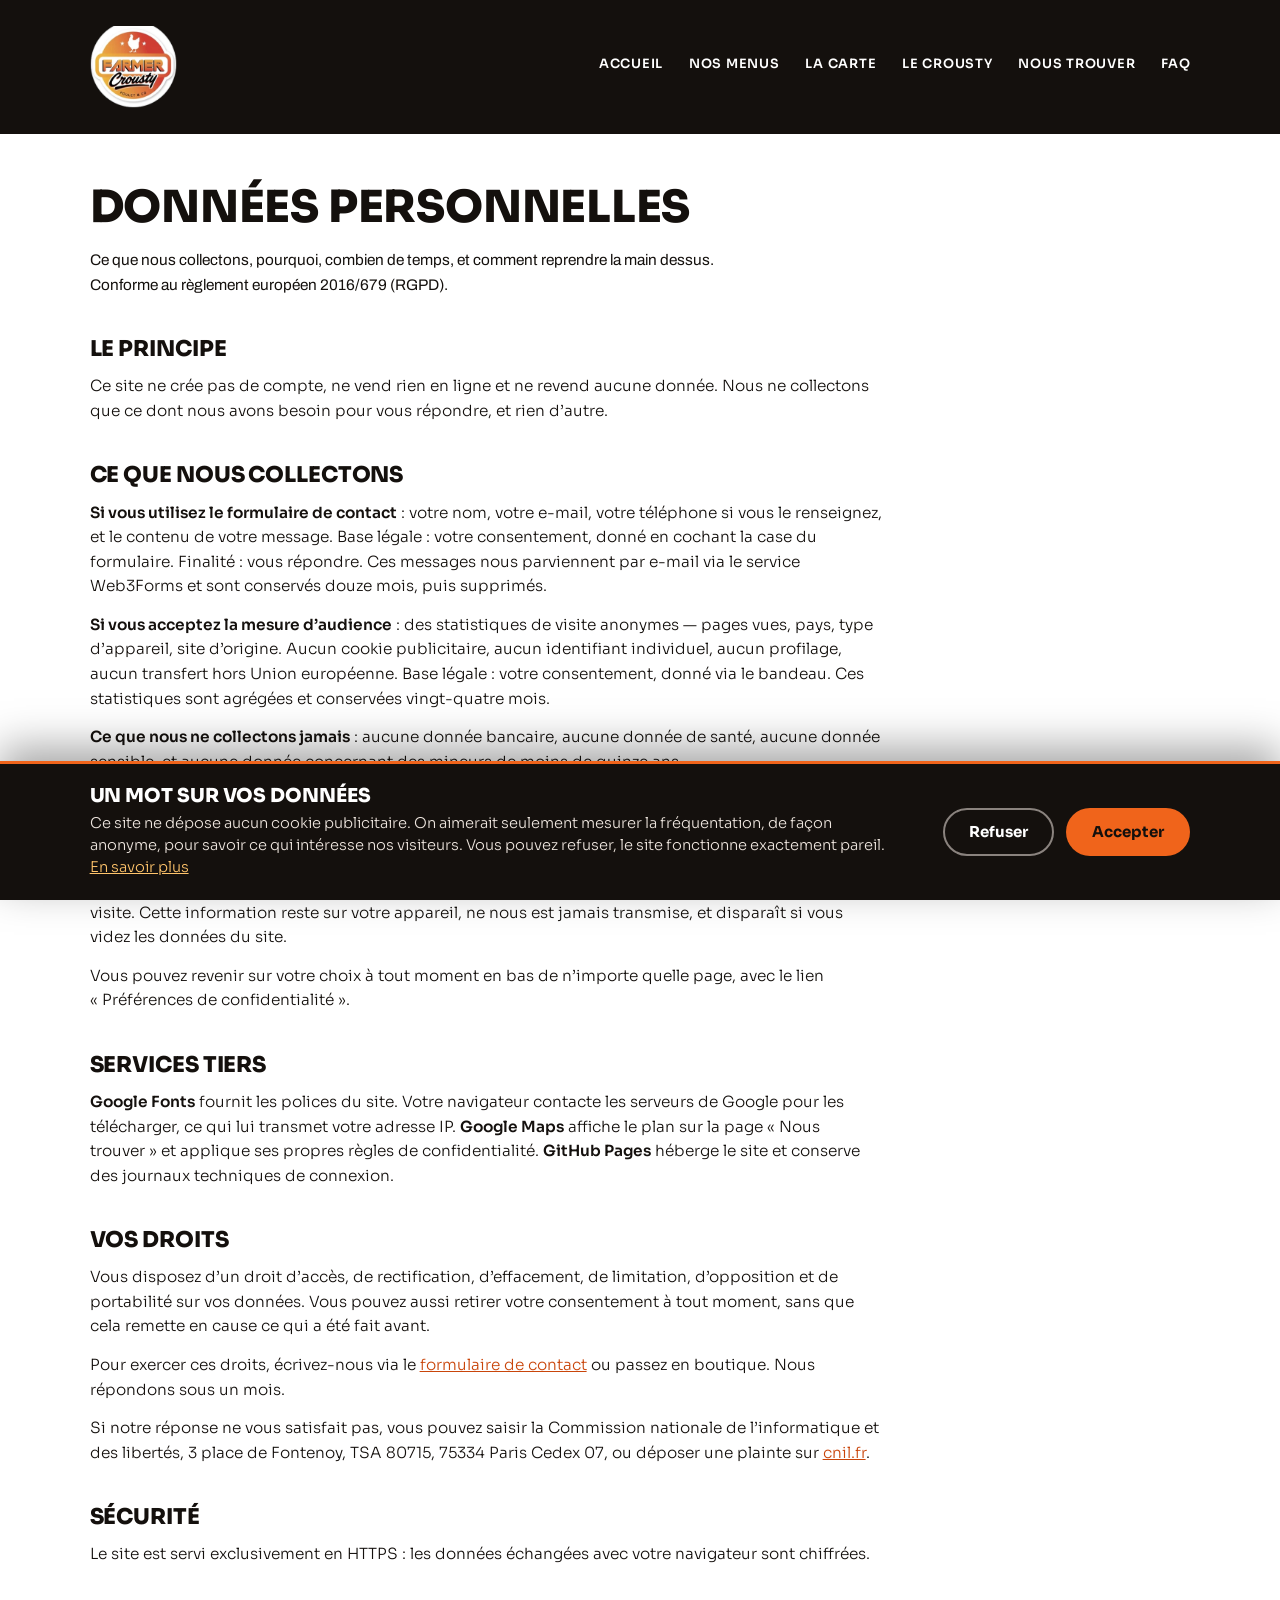
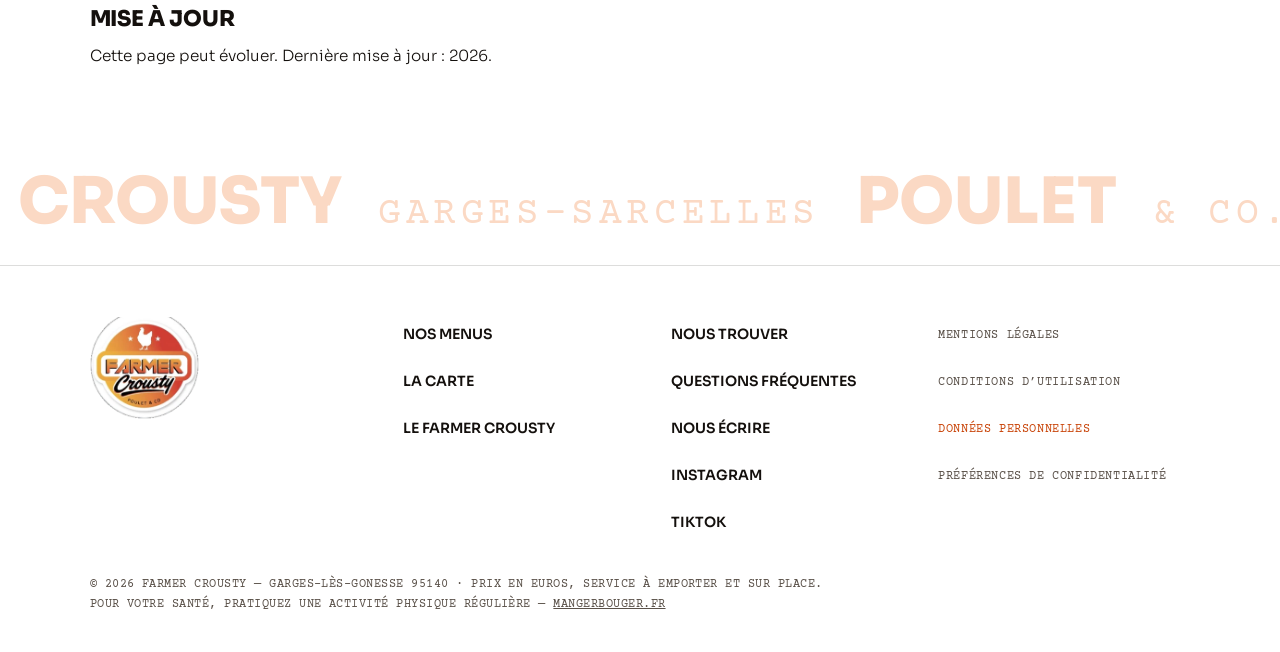
<file: confidentialite.html>
<!doctype html>
<html lang="fr">
<head>
<meta charset="utf-8">
<meta name="viewport" content="width=device-width, initial-scale=1, viewport-fit=cover">
<!-- toute ressource appelée en http est basculée en https automatiquement -->
<meta http-equiv="Content-Security-Policy" content="upgrade-insecure-requests">

<title>Données personnelles et RGPD — Farmer Crousty</title>
<meta name="description" content="Ce que le site collecte, pourquoi, combien de temps, et comment exercer vos droits. Aucun cookie publicitaire, aucune revente de données.">
<link rel="canonical" href="https://gracedanieloba-cmyk.github.io/Farmer-Crousty/confidentialite.html">
<meta name="robots" content="index, follow">
<meta name="theme-color" content="#F0641B">

<meta property="og:site_name" content="Farmer Crousty">
<meta property="og:title" content="Données personnelles et RGPD — Farmer Crousty">
<meta property="og:description" content="Ce que le site collecte, pourquoi, combien de temps, et comment exercer vos droits. Aucun cookie publicitaire, aucune revente de données.">
<meta property="og:type" content="website">
<meta property="og:locale" content="fr_FR">
<meta property="og:url" content="https://gracedanieloba-cmyk.github.io/Farmer-Crousty/confidentialite.html">
<meta property="og:image" content="https://gracedanieloba-cmyk.github.io/Farmer-Crousty/images/og-image.jpg">
<meta property="og:image:width" content="1200">
<meta property="og:image:height" content="630">
<meta property="og:image:alt" content="Poulet rôti à la braise, Farmer Crousty à Garges-Sarcelles">
<meta name="twitter:card" content="summary_large_image">
<meta name="twitter:title" content="Données personnelles et RGPD — Farmer Crousty">
<meta name="twitter:description" content="Ce que le site collecte, pourquoi, combien de temps, et comment exercer vos droits. Aucun cookie publicitaire, aucune revente de données.">
<meta name="twitter:image" content="https://gracedanieloba-cmyk.github.io/Farmer-Crousty/images/og-image.jpg">

<link rel="icon" href="icons/favicon.ico" sizes="any">
<link rel="icon" type="image/png" sizes="32x32" href="icons/favicon-32.png">
<link rel="icon" type="image/png" sizes="16x16" href="icons/favicon-16.png">
<link rel="apple-touch-icon" href="icons/apple-touch-icon.png">
<link rel="manifest" href="site.webmanifest">

<link rel="preconnect" href="https://fonts.googleapis.com">
<link rel="preconnect" href="https://fonts.gstatic.com" crossorigin>
<link rel="preload" as="style" href="https://fonts.googleapis.com/css2?family=Sora:wght@200;300;400;500;600;700;800&family=Archivo:wght@400;500&family=Courier+Prime:wght@400;700&family=Lilita+One&display=swap">
<link rel="stylesheet" href="https://fonts.googleapis.com/css2?family=Sora:wght@200;300;400;500;600;700;800&family=Archivo:wght@400;500&family=Courier+Prime:wght@400;700&family=Lilita+One&display=swap">
<link rel="stylesheet" href="style.css">
<script type="application/ld+json">
{
 "@context": "https://schema.org",
 "@graph": [
  {
   "@type": "BreadcrumbList",
   "itemListElement": [
    {
     "@type": "ListItem",
     "position": 1,
     "name": "Accueil",
     "item": "https://gracedanieloba-cmyk.github.io/Farmer-Crousty/"
    },
    {
     "@type": "ListItem",
     "position": 2,
     "name": "Données personnelles",
     "item": "https://gracedanieloba-cmyk.github.io/Farmer-Crousty/confidentialite.html"
    }
   ]
  }
 ]
}
</script>
</head>
<body class="inner">
<a class="skip" href="#haut">Aller au contenu</a>
<header class="head solid">
  <div class="wrap head-in">
    <a class="logo" href="index.html" aria-label="Farmer Crousty, accueil"><picture><source srcset="images/logo.webp" type="image/webp"><img src="images/logo.png" alt="Farmer Crousty — Poulet &amp; Co." width="235" height="220" loading="eager" decoding="async"></picture></a>
    <nav class="menu" id="menu">
      <a href="index.html">Accueil</a>
      <a href="les-menus.html">Nos menus</a>
      <a href="la-carte.html">La carte</a>
      <a href="le-crousty.html">Le Crousty</a>
      <a href="nous-trouver.html">Nous trouver</a>
      <a href="faq.html">FAQ</a>
    </nav>
    <button class="burg" id="burg" type="button" aria-label="Ouvrir le menu" aria-expanded="false" aria-controls="menu">
      <span aria-hidden="true"></span><span aria-hidden="true"></span><span aria-hidden="true"></span>
    </button>
  </div>
</header><div id="haut"></div>
<!-- ====================== CONFIDENTIALITÉ / RGPD ====================== -->
<section class="sec doc">
  <div class="wrap">
    <h1>Données personnelles</h1>
    <p class="lede">Ce que nous collectons, pourquoi, combien de temps, et comment reprendre la main dessus. Conforme au règlement européen 2016/679 (RGPD).</p>

    <h3>Le principe</h3>
    <p>Ce site ne crée pas de compte, ne vend rien en ligne et ne revend aucune donnée. Nous ne collectons que ce dont nous avons besoin pour vous répondre, et rien d’autre.</p>

    <h3>Ce que nous collectons</h3>
    <p><strong>Si vous utilisez le formulaire de contact</strong>&nbsp;: votre nom, votre e-mail, votre téléphone si vous le renseignez, et le contenu de votre message. Base légale&nbsp;: votre consentement, donné en cochant la case du formulaire. Finalité&nbsp;: vous répondre. Ces messages nous parviennent par e-mail via le service Web3Forms et sont conservés douze mois, puis supprimés.</p>
    <p><strong>Si vous acceptez la mesure d’audience</strong>&nbsp;: des statistiques de visite anonymes — pages vues, pays, type d’appareil, site d’origine. Aucun cookie publicitaire, aucun identifiant individuel, aucun profilage, aucun transfert hors Union européenne. Base légale&nbsp;: votre consentement, donné via le bandeau. Ces statistiques sont agrégées et conservées vingt-quatre mois.</p>
    <p><strong>Ce que nous ne collectons jamais</strong>&nbsp;: aucune donnée bancaire, aucune donnée de santé, aucune donnée sensible, et aucune donnée concernant des mineurs de moins de quinze ans.</p>

    <h3>Cookies et stockage local</h3>
    <p>Le site ne dépose aucun cookie publicitaire ni de suivi. Il enregistre une seule information dans votre navigateur&nbsp;: votre réponse au bandeau de consentement, pour ne pas vous la redemander à chaque visite. Cette information reste sur votre appareil, ne nous est jamais transmise, et disparaît si vous videz les données du site.</p>
    <p>Vous pouvez revenir sur votre choix à tout moment en bas de n’importe quelle page, avec le lien «&nbsp;Préférences de confidentialité&nbsp;».</p>

    <h3>Services tiers</h3>
    <p><strong>Google Fonts</strong> fournit les polices du site. Votre navigateur contacte les serveurs de Google pour les télécharger, ce qui lui transmet votre adresse IP. <strong>Google&nbsp;Maps</strong> affiche le plan sur la page «&nbsp;Nous trouver&nbsp;» et applique ses propres règles de confidentialité. <strong>GitHub&nbsp;Pages</strong> héberge le site et conserve des journaux techniques de connexion.</p>

    <h3>Vos droits</h3>
    <p>Vous disposez d’un droit d’accès, de rectification, d’effacement, de limitation, d’opposition et de portabilité sur vos données. Vous pouvez aussi retirer votre consentement à tout moment, sans que cela remette en cause ce qui a été fait avant.</p>
    <p>Pour exercer ces droits, écrivez-nous via le <a href="contact.html">formulaire de contact</a> ou passez en boutique. Nous répondons sous un mois.</p>
    <p>Si notre réponse ne vous satisfait pas, vous pouvez saisir la Commission nationale de l’informatique et des libertés, 3 place de Fontenoy, TSA 80715, 75334 Paris Cedex 07, ou déposer une plainte sur <a href="https://www.cnil.fr/fr/plaintes" target="_blank" rel="noopener">cnil.fr</a>.</p>

    <h3>Sécurité</h3>
    <p>Le site est servi exclusivement en HTTPS&nbsp;: les données échangées avec votre navigateur sont chiffrées.</p>

    <h3>Mise à jour</h3>
    <p>Cette page peut évoluer. Dernière mise à jour&nbsp;: <span id="maj2">2026</span>.</p>
  </div>
</section>
<!-- ====================== BANDEAU PÂLE ====================== -->
<div class="wtick" aria-hidden="true">
  <div class="wtick-t">
    <span>Crousty</span><span class="m">Garges-Sarcelles</span><span>Poulet</span><span class="m">&amp; Co.</span>
    <span>Crousty</span><span class="m">Garges-Sarcelles</span><span>Poulet</span><span class="m">&amp; Co.</span>
  </div>
</div>
<!-- ====================== PIED DE PAGE ====================== -->
<footer>
  <div class="wrap">
    <div class="foot">
      <div class="foot-logo">
        <picture><source srcset="images/logo.webp" type="image/webp"><img src="images/logo.png" alt="Farmer Crousty — Poulet &amp; Co." width="235" height="220" loading="eager" decoding="async"></picture>
      </div>
      <nav class="fcol" aria-label="La carte">
        <a href="les-menus.html">Nos menus</a>
        <a href="la-carte.html">La carte</a>
        <a href="le-crousty.html">Le Farmer Crousty</a>
      </nav>
      <nav class="fcol" aria-label="Informations pratiques">
        <a href="nous-trouver.html">Nous trouver</a>
        <a href="faq.html">Questions fréquentes</a>
        <a href="contact.html">Nous écrire</a>
        <a href="https://www.instagram.com/farmer_crousty/" target="_blank" rel="noopener">Instagram</a>
        <a href="https://www.tiktok.com/@farmer_crousty" target="_blank" rel="noopener">TikTok</a>
      </nav>
      <nav class="fcol small" aria-label="Informations légales">
        <a href="mentions-legales.html">Mentions légales</a>
        <a href="cgu.html">Conditions d’utilisation</a>
        <a href="#haut" aria-current="page">Données personnelles</a>
        <button type="button" class="linkish" id="cookie-reopen">Préférences de confidentialité</button>
      </nav>
    </div>
    <p class="legal">
      © <span id="yr">2026</span> Farmer Crousty — Garges-lès-Gonesse 95140 · Prix en euros, service à emporter et sur place.<br>
      Pour votre santé, pratiquez une activité physique régulière — <a href="https://www.mangerbouger.fr" target="_blank" rel="noopener">mangerbouger.fr</a>
    </p>
  </div>
</footer>

<!-- ============ BARRE D'ACTION (téléphone) ============
     Deux gestes qu'on veut faire vite depuis la rue : consulter la carte
     et se faire guider jusqu'à la boutique. Masquée sur ordinateur. -->
<nav class="mobar" id="mobar" aria-label="Accès rapide">
  <a class="mo-carte" href="la-carte.html">
    <svg width="19" height="19" viewBox="0 0 24 24" fill="none" stroke="currentColor" stroke-width="2" stroke-linecap="round" stroke-linejoin="round" aria-hidden="true"><path d="M4 4h16v16H4z"/><path d="M8 9h8M8 13h8M8 17h5"/></svg>
    La carte
  </a>
  <a class="mo-aller" href="https://www.google.com/maps/dir/?api=1&amp;destination=Gare+de+Garges-Sarcelles%2C+95140+Garges-l%C3%A8s-Gonesse" target="_blank" rel="noopener">
    <svg width="19" height="19" viewBox="0 0 24 24" fill="none" stroke="currentColor" stroke-width="2" stroke-linecap="round" stroke-linejoin="round" aria-hidden="true"><path d="M12 21s7-6.2 7-11a7 7 0 1 0-14 0c0 4.8 7 11 7 11z"/><circle cx="12" cy="10" r="2.6"/></svg>
    Y aller
  </a>
</nav>

<!-- ====================== BANDEAU COOKIES ====================== -->
<div class="cookies" id="cookies" role="dialog" aria-modal="false"
     aria-labelledby="cookies-titre" aria-describedby="cookies-texte" hidden>
  <div class="cookies-in">
    <div>
      <h2 id="cookies-titre">Un mot sur vos données</h2>
      <p id="cookies-texte">Ce site ne dépose aucun cookie publicitaire. On aimerait seulement mesurer la fréquentation, de façon anonyme, pour savoir ce qui intéresse nos visiteurs. Vous pouvez refuser, le site fonctionne exactement pareil. <a href="#haut">En savoir plus</a></p>
    </div>
    <div class="cookies-btns">
      <button type="button" class="ck ck-no" id="cookie-refuse">Refuser</button>
      <button type="button" class="ck ck-yes" id="cookie-accept">Accepter</button>
    </div>
  </div>
</div>

<script>
(function(){
  'use strict';

  /* ================================================ arrivée en haut de page
     En navigation normale le navigateur affiche déjà le haut du document.
     Mais quand le site est affiché dans un cadre (aperçu intégré), c'est la
     page qui contient le cadre qui garde sa position : on se retrouve au
     milieu de la nouvelle page. On remonte donc explicitement, sauf si on
     vise une ancre précise ou si l'on revient en arrière. */
  (function(){
    var nav=(window.performance&&performance.getEntriesByType)
              ? performance.getEntriesByType('navigation')[0] : null;
    if((nav&&nav.type==='back_forward')||location.hash)return;
    var haut=document.getElementById('haut')||document.body;
    window.scrollTo(0,0);
    try{
      if(window.top!==window.self&&haut&&haut.scrollIntoView){
        haut.scrollIntoView({block:'start'});
      }
    }catch(e){}
  })();

  /* ------------------------------ barre d'action fixe sur téléphone
     Visible dès l'arrivée sur la page ; elle s'efface seulement quand le
     menu ou le bandeau cookies occupent déjà le bas de l'écran. */
  var syncBar=function(){};
  var mobar=document.getElementById('mobar');
  if(mobar){
    syncBar=function(){
      var m=document.getElementById('menu');
      var ck=document.getElementById('cookies');
      var libre=(!m||!m.classList.contains('open'))&&(!ck||ck.hidden);
      mobar.classList.toggle('on', libre);
    };
    window.addEventListener('scroll',syncBar,{passive:true});
    window.addEventListener('resize',syncBar);
    syncBar();
  }

  /* ---------------------------------------------------------- menu mobile */
  var burg=document.getElementById('burg'),menu=document.getElementById('menu');
  function setMenu(open){
    if(!menu||!burg)return;
    menu.classList.toggle('open',open);
    burg.setAttribute('aria-expanded',open?'true':'false');
    burg.setAttribute('aria-label',open?'Fermer le menu':'Ouvrir le menu');
    syncBar();
  }
  if(burg&&menu){
    burg.addEventListener('click',function(e){
      e.preventDefault();e.stopPropagation();
      setMenu(!menu.classList.contains('open'));
    });
    menu.addEventListener('click',function(e){ if(e.target.closest('a')){setMenu(false);} });
    document.addEventListener('click',function(e){
      if(menu.classList.contains('open')&&!menu.contains(e.target)&&!burg.contains(e.target)){setMenu(false);}
    });
    document.addEventListener('keydown',function(e){ if(e.key==='Escape'){setMenu(false);} });
    window.addEventListener('pageshow',function(){setMenu(false);});
  }

  /* ------------------------------------------------- en-tête au défilement */
  var head=document.querySelector('.head');
  if(head){
    var onScroll=function(){ head.classList.toggle('stuck',(window.scrollY||window.pageYOffset)>12); };
    onScroll();
    window.addEventListener('scroll',onScroll,{passive:true});
  }

  /* ----------------------------------------------------- « en lire plus » */
  var mb=document.getElementById('morebtn'),mo=document.getElementById('more');
  if(mb&&mo){
    mb.addEventListener('click',function(){
      var o=mo.classList.toggle('open');
      mb.setAttribute('aria-expanded',o?'true':'false');
      mb.querySelector('span').textContent=o?'Réduire':'En lire plus';
    });
  }

  /* -------------------------------------------------- onglets des horaires */
  var tabs=[].slice.call(document.querySelectorAll('[role="tab"]'));
  tabs.forEach(function(t){
    t.addEventListener('click',function(){
      tabs.forEach(function(o){
        var on=o===t;
        o.setAttribute('aria-selected',on?'true':'false');
        var p=document.getElementById(o.getAttribute('aria-controls'));
        if(p){p.hidden=!on;}
      });
    });
  });
  var d=new Date().getDay();
  var li=document.querySelector('.hrs li[data-day="'+d+'"]');
  if(li){
    li.classList.add('now');
    var panel=li.closest('.panel');
    if(panel&&panel.hidden){
      var tb=document.getElementById(panel.getAttribute('aria-labelledby'));
      if(tb){tb.click();}
    }
  }

  /* ------------------------------------ mini-carrousel de la page d'accueil */
  var mrail=document.getElementById('mrail');
  if(mrail){
    var mprev=document.querySelector('[data-mrail="prev"]'),
        mnext=document.querySelector('[data-mrail="next"]'),
        MGAP=16;
    var mstep=function(){
      var c=mrail.querySelector('.mcard');
      return c?Math.round(c.getBoundingClientRect().width)+MGAP:280;
    };
    var mnav=document.querySelector('.mrail-nav');
    var msync=function(){
      var over=mrail.scrollWidth-mrail.clientWidth;
      /* rien à faire glisser : les flèches n'ont pas lieu d'être */
      if(mnav){mnav.hidden=over<=4;}
      if(!mprev||!mnext)return;
      mprev.disabled=mrail.scrollLeft<=2;
      mnext.disabled=mrail.scrollLeft>=over-2;
    };
    if(mprev){mprev.addEventListener('click',function(){mrail.scrollBy({left:-mstep(),behavior:'smooth'});});}
    if(mnext){mnext.addEventListener('click',function(){mrail.scrollBy({left:mstep(),behavior:'smooth'});});}
    mrail.addEventListener('scroll',msync,{passive:true});
    window.addEventListener('resize',msync);
    msync();
  }

  /* ============================================ ouvert ou fermé maintenant
     L'état est déduit du tableau des horaires affiché juste à côté : si les
     horaires changent dans le HTML, cette mention suit toute seule. */
  var statut=document.getElementById('statut');
  if(statut){
    var enMinutes=function(t){
      var m=/(\d{1,2})\s*h\s*(\d{0,2})/i.exec(t);
      return m?parseInt(m[1],10)*60+(m[2]?parseInt(m[2],10):0):null;
    };
    var creneau=function(jour){
      var li=document.querySelector('.hrs li[data-day="'+jour+'"] span');
      if(!li)return null;
      var p=li.textContent.split(/[–—-]/);
      if(p.length<2)return null;
      var d=enMinutes(p[0]),f=enMinutes(p[1]);
      if(d===null||f===null)return null;
      if(f<=d){f+=1440;}          /* fermeture après minuit */
      return {d:d,f:f};
    };
    var now=new Date(),
        jour=now.getDay(),
        min=now.getHours()*60+now.getMinutes(),
        ouvert=false, prochain=null;
    var c=creneau(jour);
    if(c&&min>=c.d&&min<c.f){ouvert=true;}
    /* service de la veille qui se prolonge après minuit */
    if(!ouvert){
      var v=creneau((jour+6)%7);
      if(v&&v.f>1440&&min<v.f-1440){ouvert=true;}
    }
    if(!ouvert){
      for(var i=0;i<7;i++){
        var j=(jour+i)%7, s2=creneau(j);
        if(!s2)continue;
        if(i===0&&min>=s2.d)continue;
        prochain={jour:j,d:s2.d};break;
      }
    }
    var noms=['dimanche','lundi','mardi','mercredi','jeudi','vendredi','samedi'];
    var hhmm=function(m){m=m%1440;return (m/60|0)+'h'+('0'+(m%60)).slice(-2);};
    if(ouvert){
      statut.className='statut';
      statut.textContent='Ouvert maintenant';
    }else{
      statut.className='statut ferme';
      statut.textContent = prochain
        ? (prochain.jour===jour ? 'Fermé · ouvre à '+hhmm(prochain.d)
                                : 'Fermé · ouvre '+noms[prochain.jour]+' à '+hhmm(prochain.d))
        : 'Fermé';
    }
    statut.hidden=false;
  }

  /* ---------------------------------------------------- carte Google Maps */
  var gmap=document.getElementById('gmap');
  if(gmap){
    var loaded=false;
    gmap.addEventListener('load',function(){loaded=true;gmap.hidden=false;});
    setTimeout(function(){ if(!loaded){gmap.hidden=true;} },6000);
  }

  /* ------------------------------------------------------------- l'année */
  ['yr','maj','maj2'].forEach(function(id){
    var e=document.getElementById(id);
    if(e){e.textContent=new Date().getFullYear();}
  });

  /* ================================================= consentement & audience
     Le stockage peut être refusé (navigation privée, réglages) : tout est
     protégé, et en cas d'échec on se contente de ne pas activer la mesure. */
  var KEY='fc-consent';
  function readConsent(){ try{return localStorage.getItem(KEY);}catch(e){return null;} }
  function writeConsent(v){ try{localStorage.setItem(KEY,v);}catch(e){} }

  function loadAnalytics(){
    if(document.getElementById('fc-analytics'))return;
    /* AUDIENCE : Plausible, sans cookie et sans donnée personnelle.
       Remplacez la valeur de data-domain par votre domaine réel.
       Pour Matomo, remplacez ce bloc par le code fourni par Matomo. */
    var s=document.createElement('script');
    s.id='fc-analytics';
    s.defer=true;
    s.setAttribute('data-domain','VOTRE-DOMAINE');
    s.src='https://plausible.io/js/script.js';
    document.head.appendChild(s);
  }

  var banner=document.getElementById('cookies');
  function showBanner(){ if(banner){banner.hidden=false;} syncBar(); }
  function hideBanner(){ if(banner){banner.hidden=true;} syncBar(); }

  var choice=readConsent();
  if(choice==='oui'){ loadAnalytics(); }
  else if(choice!=='non'){ showBanner(); }

  var acc=document.getElementById('cookie-accept'),
      ref=document.getElementById('cookie-refuse'),
      reo=document.getElementById('cookie-reopen');
  if(acc){acc.addEventListener('click',function(){writeConsent('oui');hideBanner();loadAnalytics();});}
  if(ref){ref.addEventListener('click',function(){writeConsent('non');hideBanner();});}
  if(reo){reo.addEventListener('click',function(){showBanner();banner.scrollIntoView({block:'nearest'});});}

  /* ============================================ pré-chargement des pages
     Au survol ou au premier contact du doigt, la page visée est récupérée
     en avance : le clic paraît instantané. */
  var done={};
  function prefetch(href){
    if(!href||done[href])return;
    if(href.indexOf('http')===0||href.indexOf('#')===0||href.indexOf('mailto')===0)return;
    done[href]=true;
    var l=document.createElement('link');
    l.rel='prefetch'; l.href=href; l.as='document';
    document.head.appendChild(l);
  }
  ['mouseover','touchstart','focusin'].forEach(function(ev){
    document.addEventListener(ev,function(e){
      var a=e.target.closest&&e.target.closest('a[href]');
      if(a&&a.origin===location.origin){prefetch(a.getAttribute('href'));}
    },{passive:true,capture:true});
  });

  /* ==================================================== formulaire de contact */
  var form=document.getElementById('contact-form');
  if(form){
    var start=document.getElementById('form-start');
    if(start){start.value=String(Date.now());}

    var counter=document.getElementById('compteur'),
        msg=document.getElementById('message');
    if(counter&&msg){
      var count=function(){ counter.textContent=msg.value.length+' / 1500 caractères'; };
      msg.addEventListener('input',count); count();
    }

    var RULES={
      nom:      {test:function(v){return v.trim().length>=2;},        msg:'Indiquez votre nom, au moins deux caractères.'},
      email:    {test:function(v){return /^[^\s@]+@[^\s@]+\.[a-z]{2,}$/i.test(v.trim());}, msg:'Cette adresse e-mail ne semble pas valide.'},
      tel:      {test:function(v){return v.trim()===''||/^[0-9 +().\-]{6,25}$/.test(v.trim());}, msg:'Ce numéro ne semble pas valide.'},
      message:  {test:function(v){return v.trim().length>=10;},       msg:'Votre message est un peu court : dix caractères au minimum.'}
    };

    function setError(id,text){
      var field=document.getElementById(id),
          box=document.getElementById('err-'+id);
      if(!field||!box)return;
      if(text){
        box.textContent=text; box.hidden=false;
        field.setAttribute('aria-invalid','true');
        field.classList.add('invalid');
      }else{
        box.hidden=true; box.textContent='';
        field.removeAttribute('aria-invalid');
        field.classList.remove('invalid');
      }
    }

    Object.keys(RULES).forEach(function(id){
      var f=document.getElementById(id);
      if(!f)return;
      f.addEventListener('blur',function(){
        setError(id, RULES[id].test(f.value)?'':RULES[id].msg);
      });
      f.addEventListener('input',function(){
        if(f.classList.contains('invalid')&&RULES[id].test(f.value)){setError(id,'');}
      });
    });

    var rgpd=document.getElementById('rgpd');
    if(rgpd){
      rgpd.addEventListener('change',function(){
        var box=document.getElementById('err-rgpd');
        if(rgpd.checked&&box){box.hidden=true;}
      });
    }

    form.addEventListener('submit',function(e){
      var first=null, ok=true;
      Object.keys(RULES).forEach(function(id){
        var f=document.getElementById(id);
        if(!f)return;
        var good=RULES[id].test(f.value);
        setError(id, good?'':RULES[id].msg);
        if(!good){ok=false; if(!first){first=f;}}
      });

      var box=document.getElementById('err-rgpd');
      if(rgpd&&!rgpd.checked){
        ok=false;
        if(box){box.textContent='Merci de cocher cette case pour qu’on puisse vous répondre.';box.hidden=false;}
        if(!first){first=rgpd;}
      }else if(box){box.hidden=true;}

      var st=document.getElementById('form-status');
      if(!ok){
        e.preventDefault();
        if(st){
          st.textContent='Le formulaire n’a pas pu être envoyé : vérifiez les champs signalés ci-dessus.';
          st.hidden=false;
        }
        if(first){first.focus();}
        return;
      }

      /* anti-spam, une fois les champs valides : champ piège rempli,
         ou formulaire expédié en moins de trois secondes */
      var hp=document.getElementById('site-web');
      var tooFast=start&&(Date.now()-Number(start.value)<3000);
      if((hp&&hp.value!=='')||tooFast){
        e.preventDefault();
        if(start){start.value=String(Date.now()-3100);}
        if(st){
          st.textContent='Envoi interrompu par la protection anti-spam. Patientez deux secondes et cliquez à nouveau.';
          st.hidden=false;
        }
        return;
      }
      if(st){st.hidden=true;}
    });
  }
})();
</script>

</body>
</html>
</file>
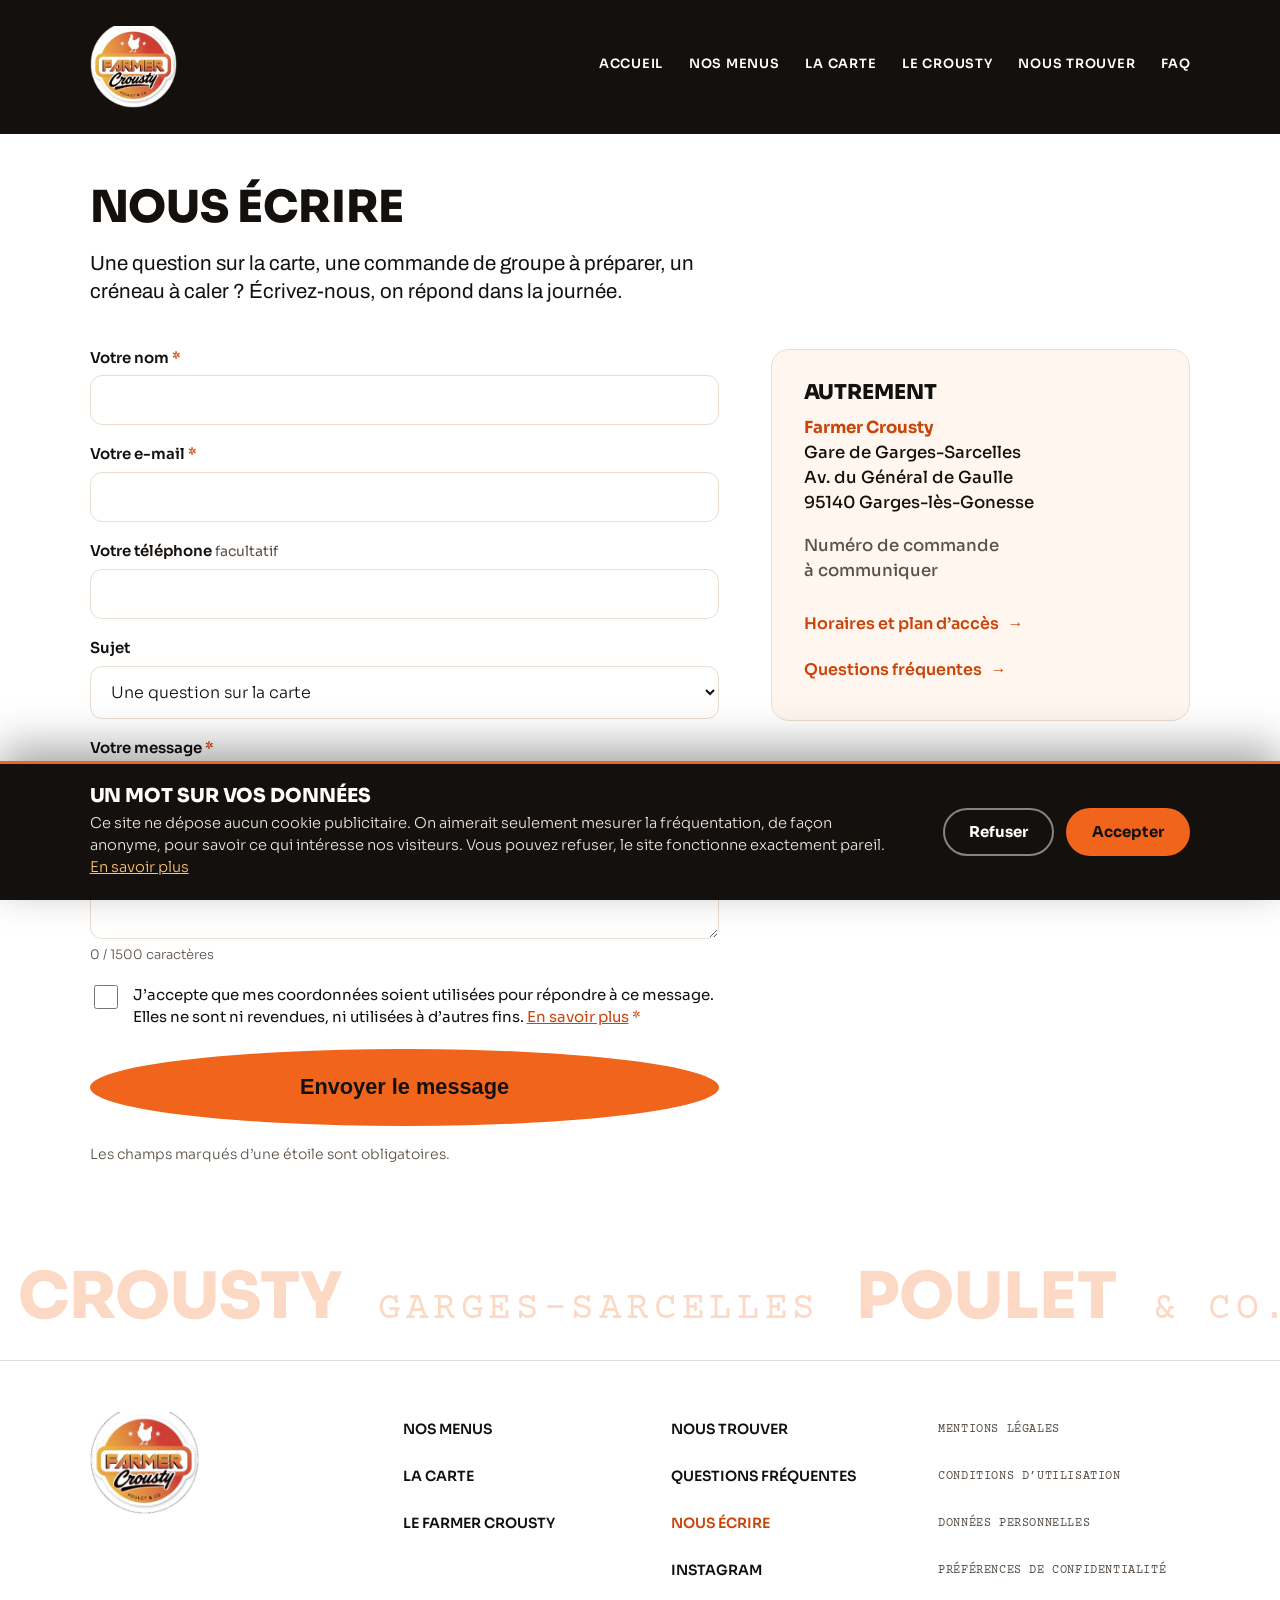
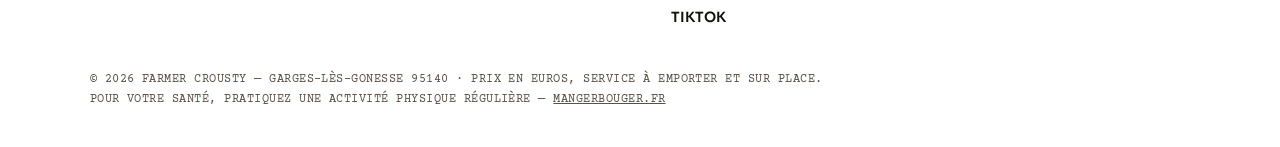
<file: contact.html>
<!doctype html>
<html lang="fr">
<head>
<meta charset="utf-8">
<meta name="viewport" content="width=device-width, initial-scale=1, viewport-fit=cover">
<!-- toute ressource appelée en http est basculée en https automatiquement -->
<meta http-equiv="Content-Security-Policy" content="upgrade-insecure-requests">

<title>Contact — Farmer Crousty, Garges-lès-Gonesse</title>
<meta name="description" content="Une question sur la carte, une commande de groupe à préparer ? Écrivez à Farmer Crousty, on vous répond dans la journée.">
<link rel="canonical" href="https://gracedanieloba-cmyk.github.io/Farmer-Crousty/contact.html">
<meta name="robots" content="index, follow">
<meta name="theme-color" content="#F0641B">

<meta property="og:site_name" content="Farmer Crousty">
<meta property="og:title" content="Contact — Farmer Crousty, Garges-lès-Gonesse">
<meta property="og:description" content="Une question sur la carte, une commande de groupe à préparer ? Écrivez à Farmer Crousty, on vous répond dans la journée.">
<meta property="og:type" content="website">
<meta property="og:locale" content="fr_FR">
<meta property="og:url" content="https://gracedanieloba-cmyk.github.io/Farmer-Crousty/contact.html">
<meta property="og:image" content="https://gracedanieloba-cmyk.github.io/Farmer-Crousty/images/og-image.jpg">
<meta property="og:image:width" content="1200">
<meta property="og:image:height" content="630">
<meta property="og:image:alt" content="Poulet rôti à la braise, Farmer Crousty à Garges-Sarcelles">
<meta name="twitter:card" content="summary_large_image">
<meta name="twitter:title" content="Contact — Farmer Crousty, Garges-lès-Gonesse">
<meta name="twitter:description" content="Une question sur la carte, une commande de groupe à préparer ? Écrivez à Farmer Crousty, on vous répond dans la journée.">
<meta name="twitter:image" content="https://gracedanieloba-cmyk.github.io/Farmer-Crousty/images/og-image.jpg">

<link rel="icon" href="icons/favicon.ico" sizes="any">
<link rel="icon" type="image/png" sizes="32x32" href="icons/favicon-32.png">
<link rel="icon" type="image/png" sizes="16x16" href="icons/favicon-16.png">
<link rel="apple-touch-icon" href="icons/apple-touch-icon.png">
<link rel="manifest" href="site.webmanifest">

<link rel="preconnect" href="https://fonts.googleapis.com">
<link rel="preconnect" href="https://fonts.gstatic.com" crossorigin>
<link rel="preload" as="style" href="https://fonts.googleapis.com/css2?family=Sora:wght@200;300;400;500;600;700;800&family=Archivo:wght@400;500&family=Courier+Prime:wght@400;700&family=Lilita+One&display=swap">
<link rel="stylesheet" href="https://fonts.googleapis.com/css2?family=Sora:wght@200;300;400;500;600;700;800&family=Archivo:wght@400;500&family=Courier+Prime:wght@400;700&family=Lilita+One&display=swap">
<link rel="stylesheet" href="style.css">
<script type="application/ld+json">
{
 "@context": "https://schema.org",
 "@graph": [
  {
   "@type": "BreadcrumbList",
   "itemListElement": [
    {
     "@type": "ListItem",
     "position": 1,
     "name": "Accueil",
     "item": "https://gracedanieloba-cmyk.github.io/Farmer-Crousty/"
    },
    {
     "@type": "ListItem",
     "position": 2,
     "name": "Nous écrire",
     "item": "https://gracedanieloba-cmyk.github.io/Farmer-Crousty/contact.html"
    }
   ]
  }
 ]
}
</script>
</head>
<body class="inner">
<a class="skip" href="#haut">Aller au contenu</a>
<header class="head solid">
  <div class="wrap head-in">
    <a class="logo" href="index.html" aria-label="Farmer Crousty, accueil"><picture><source srcset="images/logo.webp" type="image/webp"><img src="images/logo.png" alt="Farmer Crousty — Poulet &amp; Co." width="235" height="220" loading="eager" decoding="async"></picture></a>
    <nav class="menu" id="menu">
      <a href="index.html">Accueil</a>
      <a href="les-menus.html">Nos menus</a>
      <a href="la-carte.html">La carte</a>
      <a href="le-crousty.html">Le Crousty</a>
      <a href="nous-trouver.html">Nous trouver</a>
      <a href="faq.html">FAQ</a>
    </nav>
    <button class="burg" id="burg" type="button" aria-label="Ouvrir le menu" aria-expanded="false" aria-controls="menu">
      <span aria-hidden="true"></span><span aria-hidden="true"></span><span aria-hidden="true"></span>
    </button>
  </div>
</header><div id="haut"></div>
<!-- ====================== CONTACT ====================== -->
<section class="sec" id="contact">
  <div class="wrap sec-h">
    <h1>Nous écrire</h1>
    <p class="lede">Une question sur la carte, une commande de groupe à préparer, un créneau à caler&nbsp;? Écrivez-nous, on répond dans la journée.</p>
  </div>

  <div class="wrap form-wrap">
    <!-- FORMULAIRE : l'envoi passe par un service externe, car un site statique
         ne peut pas traiter un formulaire lui-même.
         Créez un compte gratuit sur https://web3forms.com (ou formspree.io),
         puis collez votre clé dans la valeur de access_key ci-dessous. -->
    <form id="contact-form" class="form" method="POST" action="https://api.web3forms.com/submit" novalidate>
      <input type="hidden" name="access_key" value="VOTRE-CLE-WEB3FORMS">
      <input type="hidden" name="subject" value="Message depuis le site Farmer Crousty">
      <input type="hidden" name="from_name" value="Site Farmer Crousty">
      <input type="hidden" name="redirect" value="merci.html">

      <!-- piège à robots : invisible pour un humain, rempli par les robots -->
      <div class="hp" aria-hidden="true">
        <label for="site-web">Ne remplissez pas ce champ</label>
        <input type="text" id="site-web" name="botcheck" tabindex="-1" autocomplete="off">
      </div>
      <input type="hidden" name="_start" id="form-start" value="">

      <div class="field">
        <label for="nom">Votre nom <span class="req" aria-hidden="true">*</span></label>
        <input type="text" id="nom" name="nom" required minlength="2" maxlength="80"
               autocomplete="name" aria-describedby="err-nom">
        <p class="err" id="err-nom" hidden></p>
      </div>

      <div class="field">
        <label for="email">Votre e-mail <span class="req" aria-hidden="true">*</span></label>
        <input type="email" id="email" name="email" required maxlength="120"
               autocomplete="email" inputmode="email" aria-describedby="err-email">
        <p class="err" id="err-email" hidden></p>
      </div>

      <div class="field">
        <label for="tel">Votre téléphone <span class="opt">facultatif</span></label>
        <input type="tel" id="tel" name="telephone" maxlength="25"
               autocomplete="tel" inputmode="tel" pattern="[0-9 +().\-]{6,25}"
               aria-describedby="err-tel">
        <p class="err" id="err-tel" hidden></p>
      </div>

      <div class="field">
        <label for="sujet">Sujet</label>
        <select id="sujet" name="sujet">
          <option>Une question sur la carte</option>
          <option>Une commande pour un groupe</option>
          <option>Un événement ou un buffet</option>
          <option>Autre</option>
        </select>
      </div>

      <div class="field">
        <label for="message">Votre message <span class="req" aria-hidden="true">*</span></label>
        <textarea id="message" name="message" required minlength="10" maxlength="1500"
                  rows="6" aria-describedby="err-message compteur"></textarea>
        <p class="err" id="err-message" hidden></p>
        <p class="count" id="compteur">0 / 1500 caractères</p>
      </div>

      <div class="field check">
        <input type="checkbox" id="rgpd" name="consentement" required value="oui" aria-describedby="err-rgpd">
        <label for="rgpd">J’accepte que mes coordonnées soient utilisées pour répondre à ce message. Elles ne sont ni revendues, ni utilisées à d’autres fins. <a href="confidentialite.html">En savoir plus</a> <span class="req" aria-hidden="true">*</span></label>
      </div>
      <p class="err" id="err-rgpd" hidden></p>

      <p class="form-status" id="form-status" role="status" aria-live="polite" hidden></p>

      <button type="submit" class="ell ell-solid">Envoyer le message</button>
      <p class="form-note">Les champs marqués d’une étoile sont obligatoires.</p>
    </form>

    <aside class="form-aside">
      <h3>Autrement</h3>
      <p class="addr"><strong>Farmer Crousty</strong>Gare de Garges-Sarcelles<br>Av. du Général de Gaulle<br>95140 Garges-lès-Gonesse</p>
      <!-- TÉLÉPHONE : remplacer par le numéro du restaurant -->
      <p class="addr" style="color:var(--muted);margin-top:18px">Numéro de commande<br>à communiquer</p>
      <p style="margin-top:22px"><a class="link-arrow" href="nous-trouver.html">Horaires et plan d’accès</a></p>
      <p style="margin-top:10px"><a class="link-arrow" href="faq.html">Questions fréquentes</a></p>
    </aside>
  </div>
</section>
<!-- ====================== BANDEAU PÂLE ====================== -->
<div class="wtick" aria-hidden="true">
  <div class="wtick-t">
    <span>Crousty</span><span class="m">Garges-Sarcelles</span><span>Poulet</span><span class="m">&amp; Co.</span>
    <span>Crousty</span><span class="m">Garges-Sarcelles</span><span>Poulet</span><span class="m">&amp; Co.</span>
  </div>
</div>
<!-- ====================== PIED DE PAGE ====================== -->
<footer>
  <div class="wrap">
    <div class="foot">
      <div class="foot-logo">
        <picture><source srcset="images/logo.webp" type="image/webp"><img src="images/logo.png" alt="Farmer Crousty — Poulet &amp; Co." width="235" height="220" loading="eager" decoding="async"></picture>
      </div>
      <nav class="fcol" aria-label="La carte">
        <a href="les-menus.html">Nos menus</a>
        <a href="la-carte.html">La carte</a>
        <a href="le-crousty.html">Le Farmer Crousty</a>
      </nav>
      <nav class="fcol" aria-label="Informations pratiques">
        <a href="nous-trouver.html">Nous trouver</a>
        <a href="faq.html">Questions fréquentes</a>
        <a href="#haut" aria-current="page">Nous écrire</a>
        <a href="https://www.instagram.com/farmer_crousty/" target="_blank" rel="noopener">Instagram</a>
        <a href="https://www.tiktok.com/@farmer_crousty" target="_blank" rel="noopener">TikTok</a>
      </nav>
      <nav class="fcol small" aria-label="Informations légales">
        <a href="mentions-legales.html">Mentions légales</a>
        <a href="cgu.html">Conditions d’utilisation</a>
        <a href="confidentialite.html">Données personnelles</a>
        <button type="button" class="linkish" id="cookie-reopen">Préférences de confidentialité</button>
      </nav>
    </div>
    <p class="legal">
      © <span id="yr">2026</span> Farmer Crousty — Garges-lès-Gonesse 95140 · Prix en euros, service à emporter et sur place.<br>
      Pour votre santé, pratiquez une activité physique régulière — <a href="https://www.mangerbouger.fr" target="_blank" rel="noopener">mangerbouger.fr</a>
    </p>
  </div>
</footer>

<!-- ============ BARRE D'ACTION (téléphone) ============
     Deux gestes qu'on veut faire vite depuis la rue : consulter la carte
     et se faire guider jusqu'à la boutique. Masquée sur ordinateur. -->
<nav class="mobar" id="mobar" aria-label="Accès rapide">
  <a class="mo-carte" href="la-carte.html">
    <svg width="19" height="19" viewBox="0 0 24 24" fill="none" stroke="currentColor" stroke-width="2" stroke-linecap="round" stroke-linejoin="round" aria-hidden="true"><path d="M4 4h16v16H4z"/><path d="M8 9h8M8 13h8M8 17h5"/></svg>
    La carte
  </a>
  <a class="mo-aller" href="https://www.google.com/maps/dir/?api=1&amp;destination=Gare+de+Garges-Sarcelles%2C+95140+Garges-l%C3%A8s-Gonesse" target="_blank" rel="noopener">
    <svg width="19" height="19" viewBox="0 0 24 24" fill="none" stroke="currentColor" stroke-width="2" stroke-linecap="round" stroke-linejoin="round" aria-hidden="true"><path d="M12 21s7-6.2 7-11a7 7 0 1 0-14 0c0 4.8 7 11 7 11z"/><circle cx="12" cy="10" r="2.6"/></svg>
    Y aller
  </a>
</nav>

<!-- ====================== BANDEAU COOKIES ====================== -->
<div class="cookies" id="cookies" role="dialog" aria-modal="false"
     aria-labelledby="cookies-titre" aria-describedby="cookies-texte" hidden>
  <div class="cookies-in">
    <div>
      <h2 id="cookies-titre">Un mot sur vos données</h2>
      <p id="cookies-texte">Ce site ne dépose aucun cookie publicitaire. On aimerait seulement mesurer la fréquentation, de façon anonyme, pour savoir ce qui intéresse nos visiteurs. Vous pouvez refuser, le site fonctionne exactement pareil. <a href="confidentialite.html">En savoir plus</a></p>
    </div>
    <div class="cookies-btns">
      <button type="button" class="ck ck-no" id="cookie-refuse">Refuser</button>
      <button type="button" class="ck ck-yes" id="cookie-accept">Accepter</button>
    </div>
  </div>
</div>

<script>
(function(){
  'use strict';

  /* ================================================ arrivée en haut de page
     En navigation normale le navigateur affiche déjà le haut du document.
     Mais quand le site est affiché dans un cadre (aperçu intégré), c'est la
     page qui contient le cadre qui garde sa position : on se retrouve au
     milieu de la nouvelle page. On remonte donc explicitement, sauf si on
     vise une ancre précise ou si l'on revient en arrière. */
  (function(){
    var nav=(window.performance&&performance.getEntriesByType)
              ? performance.getEntriesByType('navigation')[0] : null;
    if((nav&&nav.type==='back_forward')||location.hash)return;
    var haut=document.getElementById('haut')||document.body;
    window.scrollTo(0,0);
    try{
      if(window.top!==window.self&&haut&&haut.scrollIntoView){
        haut.scrollIntoView({block:'start'});
      }
    }catch(e){}
  })();

  /* ------------------------------ barre d'action fixe sur téléphone
     Visible dès l'arrivée sur la page ; elle s'efface seulement quand le
     menu ou le bandeau cookies occupent déjà le bas de l'écran. */
  var syncBar=function(){};
  var mobar=document.getElementById('mobar');
  if(mobar){
    syncBar=function(){
      var m=document.getElementById('menu');
      var ck=document.getElementById('cookies');
      var libre=(!m||!m.classList.contains('open'))&&(!ck||ck.hidden);
      mobar.classList.toggle('on', libre);
    };
    window.addEventListener('scroll',syncBar,{passive:true});
    window.addEventListener('resize',syncBar);
    syncBar();
  }

  /* ---------------------------------------------------------- menu mobile */
  var burg=document.getElementById('burg'),menu=document.getElementById('menu');
  function setMenu(open){
    if(!menu||!burg)return;
    menu.classList.toggle('open',open);
    burg.setAttribute('aria-expanded',open?'true':'false');
    burg.setAttribute('aria-label',open?'Fermer le menu':'Ouvrir le menu');
    syncBar();
  }
  if(burg&&menu){
    burg.addEventListener('click',function(e){
      e.preventDefault();e.stopPropagation();
      setMenu(!menu.classList.contains('open'));
    });
    menu.addEventListener('click',function(e){ if(e.target.closest('a')){setMenu(false);} });
    document.addEventListener('click',function(e){
      if(menu.classList.contains('open')&&!menu.contains(e.target)&&!burg.contains(e.target)){setMenu(false);}
    });
    document.addEventListener('keydown',function(e){ if(e.key==='Escape'){setMenu(false);} });
    window.addEventListener('pageshow',function(){setMenu(false);});
  }

  /* ------------------------------------------------- en-tête au défilement */
  var head=document.querySelector('.head');
  if(head){
    var onScroll=function(){ head.classList.toggle('stuck',(window.scrollY||window.pageYOffset)>12); };
    onScroll();
    window.addEventListener('scroll',onScroll,{passive:true});
  }

  /* ----------------------------------------------------- « en lire plus » */
  var mb=document.getElementById('morebtn'),mo=document.getElementById('more');
  if(mb&&mo){
    mb.addEventListener('click',function(){
      var o=mo.classList.toggle('open');
      mb.setAttribute('aria-expanded',o?'true':'false');
      mb.querySelector('span').textContent=o?'Réduire':'En lire plus';
    });
  }

  /* -------------------------------------------------- onglets des horaires */
  var tabs=[].slice.call(document.querySelectorAll('[role="tab"]'));
  tabs.forEach(function(t){
    t.addEventListener('click',function(){
      tabs.forEach(function(o){
        var on=o===t;
        o.setAttribute('aria-selected',on?'true':'false');
        var p=document.getElementById(o.getAttribute('aria-controls'));
        if(p){p.hidden=!on;}
      });
    });
  });
  var d=new Date().getDay();
  var li=document.querySelector('.hrs li[data-day="'+d+'"]');
  if(li){
    li.classList.add('now');
    var panel=li.closest('.panel');
    if(panel&&panel.hidden){
      var tb=document.getElementById(panel.getAttribute('aria-labelledby'));
      if(tb){tb.click();}
    }
  }

  /* ------------------------------------ mini-carrousel de la page d'accueil */
  var mrail=document.getElementById('mrail');
  if(mrail){
    var mprev=document.querySelector('[data-mrail="prev"]'),
        mnext=document.querySelector('[data-mrail="next"]'),
        MGAP=16;
    var mstep=function(){
      var c=mrail.querySelector('.mcard');
      return c?Math.round(c.getBoundingClientRect().width)+MGAP:280;
    };
    var mnav=document.querySelector('.mrail-nav');
    var msync=function(){
      var over=mrail.scrollWidth-mrail.clientWidth;
      /* rien à faire glisser : les flèches n'ont pas lieu d'être */
      if(mnav){mnav.hidden=over<=4;}
      if(!mprev||!mnext)return;
      mprev.disabled=mrail.scrollLeft<=2;
      mnext.disabled=mrail.scrollLeft>=over-2;
    };
    if(mprev){mprev.addEventListener('click',function(){mrail.scrollBy({left:-mstep(),behavior:'smooth'});});}
    if(mnext){mnext.addEventListener('click',function(){mrail.scrollBy({left:mstep(),behavior:'smooth'});});}
    mrail.addEventListener('scroll',msync,{passive:true});
    window.addEventListener('resize',msync);
    msync();
  }

  /* ============================================ ouvert ou fermé maintenant
     L'état est déduit du tableau des horaires affiché juste à côté : si les
     horaires changent dans le HTML, cette mention suit toute seule. */
  var statut=document.getElementById('statut');
  if(statut){
    var enMinutes=function(t){
      var m=/(\d{1,2})\s*h\s*(\d{0,2})/i.exec(t);
      return m?parseInt(m[1],10)*60+(m[2]?parseInt(m[2],10):0):null;
    };
    var creneau=function(jour){
      var li=document.querySelector('.hrs li[data-day="'+jour+'"] span');
      if(!li)return null;
      var p=li.textContent.split(/[–—-]/);
      if(p.length<2)return null;
      var d=enMinutes(p[0]),f=enMinutes(p[1]);
      if(d===null||f===null)return null;
      if(f<=d){f+=1440;}          /* fermeture après minuit */
      return {d:d,f:f};
    };
    var now=new Date(),
        jour=now.getDay(),
        min=now.getHours()*60+now.getMinutes(),
        ouvert=false, prochain=null;
    var c=creneau(jour);
    if(c&&min>=c.d&&min<c.f){ouvert=true;}
    /* service de la veille qui se prolonge après minuit */
    if(!ouvert){
      var v=creneau((jour+6)%7);
      if(v&&v.f>1440&&min<v.f-1440){ouvert=true;}
    }
    if(!ouvert){
      for(var i=0;i<7;i++){
        var j=(jour+i)%7, s2=creneau(j);
        if(!s2)continue;
        if(i===0&&min>=s2.d)continue;
        prochain={jour:j,d:s2.d};break;
      }
    }
    var noms=['dimanche','lundi','mardi','mercredi','jeudi','vendredi','samedi'];
    var hhmm=function(m){m=m%1440;return (m/60|0)+'h'+('0'+(m%60)).slice(-2);};
    if(ouvert){
      statut.className='statut';
      statut.textContent='Ouvert maintenant';
    }else{
      statut.className='statut ferme';
      statut.textContent = prochain
        ? (prochain.jour===jour ? 'Fermé · ouvre à '+hhmm(prochain.d)
                                : 'Fermé · ouvre '+noms[prochain.jour]+' à '+hhmm(prochain.d))
        : 'Fermé';
    }
    statut.hidden=false;
  }

  /* ---------------------------------------------------- carte Google Maps */
  var gmap=document.getElementById('gmap');
  if(gmap){
    var loaded=false;
    gmap.addEventListener('load',function(){loaded=true;gmap.hidden=false;});
    setTimeout(function(){ if(!loaded){gmap.hidden=true;} },6000);
  }

  /* ------------------------------------------------------------- l'année */
  ['yr','maj','maj2'].forEach(function(id){
    var e=document.getElementById(id);
    if(e){e.textContent=new Date().getFullYear();}
  });

  /* ================================================= consentement & audience
     Le stockage peut être refusé (navigation privée, réglages) : tout est
     protégé, et en cas d'échec on se contente de ne pas activer la mesure. */
  var KEY='fc-consent';
  function readConsent(){ try{return localStorage.getItem(KEY);}catch(e){return null;} }
  function writeConsent(v){ try{localStorage.setItem(KEY,v);}catch(e){} }

  function loadAnalytics(){
    if(document.getElementById('fc-analytics'))return;
    /* AUDIENCE : Plausible, sans cookie et sans donnée personnelle.
       Remplacez la valeur de data-domain par votre domaine réel.
       Pour Matomo, remplacez ce bloc par le code fourni par Matomo. */
    var s=document.createElement('script');
    s.id='fc-analytics';
    s.defer=true;
    s.setAttribute('data-domain','VOTRE-DOMAINE');
    s.src='https://plausible.io/js/script.js';
    document.head.appendChild(s);
  }

  var banner=document.getElementById('cookies');
  function showBanner(){ if(banner){banner.hidden=false;} syncBar(); }
  function hideBanner(){ if(banner){banner.hidden=true;} syncBar(); }

  var choice=readConsent();
  if(choice==='oui'){ loadAnalytics(); }
  else if(choice!=='non'){ showBanner(); }

  var acc=document.getElementById('cookie-accept'),
      ref=document.getElementById('cookie-refuse'),
      reo=document.getElementById('cookie-reopen');
  if(acc){acc.addEventListener('click',function(){writeConsent('oui');hideBanner();loadAnalytics();});}
  if(ref){ref.addEventListener('click',function(){writeConsent('non');hideBanner();});}
  if(reo){reo.addEventListener('click',function(){showBanner();banner.scrollIntoView({block:'nearest'});});}

  /* ============================================ pré-chargement des pages
     Au survol ou au premier contact du doigt, la page visée est récupérée
     en avance : le clic paraît instantané. */
  var done={};
  function prefetch(href){
    if(!href||done[href])return;
    if(href.indexOf('http')===0||href.indexOf('#')===0||href.indexOf('mailto')===0)return;
    done[href]=true;
    var l=document.createElement('link');
    l.rel='prefetch'; l.href=href; l.as='document';
    document.head.appendChild(l);
  }
  ['mouseover','touchstart','focusin'].forEach(function(ev){
    document.addEventListener(ev,function(e){
      var a=e.target.closest&&e.target.closest('a[href]');
      if(a&&a.origin===location.origin){prefetch(a.getAttribute('href'));}
    },{passive:true,capture:true});
  });

  /* ==================================================== formulaire de contact */
  var form=document.getElementById('contact-form');
  if(form){
    var start=document.getElementById('form-start');
    if(start){start.value=String(Date.now());}

    var counter=document.getElementById('compteur'),
        msg=document.getElementById('message');
    if(counter&&msg){
      var count=function(){ counter.textContent=msg.value.length+' / 1500 caractères'; };
      msg.addEventListener('input',count); count();
    }

    var RULES={
      nom:      {test:function(v){return v.trim().length>=2;},        msg:'Indiquez votre nom, au moins deux caractères.'},
      email:    {test:function(v){return /^[^\s@]+@[^\s@]+\.[a-z]{2,}$/i.test(v.trim());}, msg:'Cette adresse e-mail ne semble pas valide.'},
      tel:      {test:function(v){return v.trim()===''||/^[0-9 +().\-]{6,25}$/.test(v.trim());}, msg:'Ce numéro ne semble pas valide.'},
      message:  {test:function(v){return v.trim().length>=10;},       msg:'Votre message est un peu court : dix caractères au minimum.'}
    };

    function setError(id,text){
      var field=document.getElementById(id),
          box=document.getElementById('err-'+id);
      if(!field||!box)return;
      if(text){
        box.textContent=text; box.hidden=false;
        field.setAttribute('aria-invalid','true');
        field.classList.add('invalid');
      }else{
        box.hidden=true; box.textContent='';
        field.removeAttribute('aria-invalid');
        field.classList.remove('invalid');
      }
    }

    Object.keys(RULES).forEach(function(id){
      var f=document.getElementById(id);
      if(!f)return;
      f.addEventListener('blur',function(){
        setError(id, RULES[id].test(f.value)?'':RULES[id].msg);
      });
      f.addEventListener('input',function(){
        if(f.classList.contains('invalid')&&RULES[id].test(f.value)){setError(id,'');}
      });
    });

    var rgpd=document.getElementById('rgpd');
    if(rgpd){
      rgpd.addEventListener('change',function(){
        var box=document.getElementById('err-rgpd');
        if(rgpd.checked&&box){box.hidden=true;}
      });
    }

    form.addEventListener('submit',function(e){
      var first=null, ok=true;
      Object.keys(RULES).forEach(function(id){
        var f=document.getElementById(id);
        if(!f)return;
        var good=RULES[id].test(f.value);
        setError(id, good?'':RULES[id].msg);
        if(!good){ok=false; if(!first){first=f;}}
      });

      var box=document.getElementById('err-rgpd');
      if(rgpd&&!rgpd.checked){
        ok=false;
        if(box){box.textContent='Merci de cocher cette case pour qu’on puisse vous répondre.';box.hidden=false;}
        if(!first){first=rgpd;}
      }else if(box){box.hidden=true;}

      var st=document.getElementById('form-status');
      if(!ok){
        e.preventDefault();
        if(st){
          st.textContent='Le formulaire n’a pas pu être envoyé : vérifiez les champs signalés ci-dessus.';
          st.hidden=false;
        }
        if(first){first.focus();}
        return;
      }

      /* anti-spam, une fois les champs valides : champ piège rempli,
         ou formulaire expédié en moins de trois secondes */
      var hp=document.getElementById('site-web');
      var tooFast=start&&(Date.now()-Number(start.value)<3000);
      if((hp&&hp.value!=='')||tooFast){
        e.preventDefault();
        if(start){start.value=String(Date.now()-3100);}
        if(st){
          st.textContent='Envoi interrompu par la protection anti-spam. Patientez deux secondes et cliquez à nouveau.';
          st.hidden=false;
        }
        return;
      }
      if(st){st.hidden=true;}
    });
  }
})();
</script>

</body>
</html>
</file>
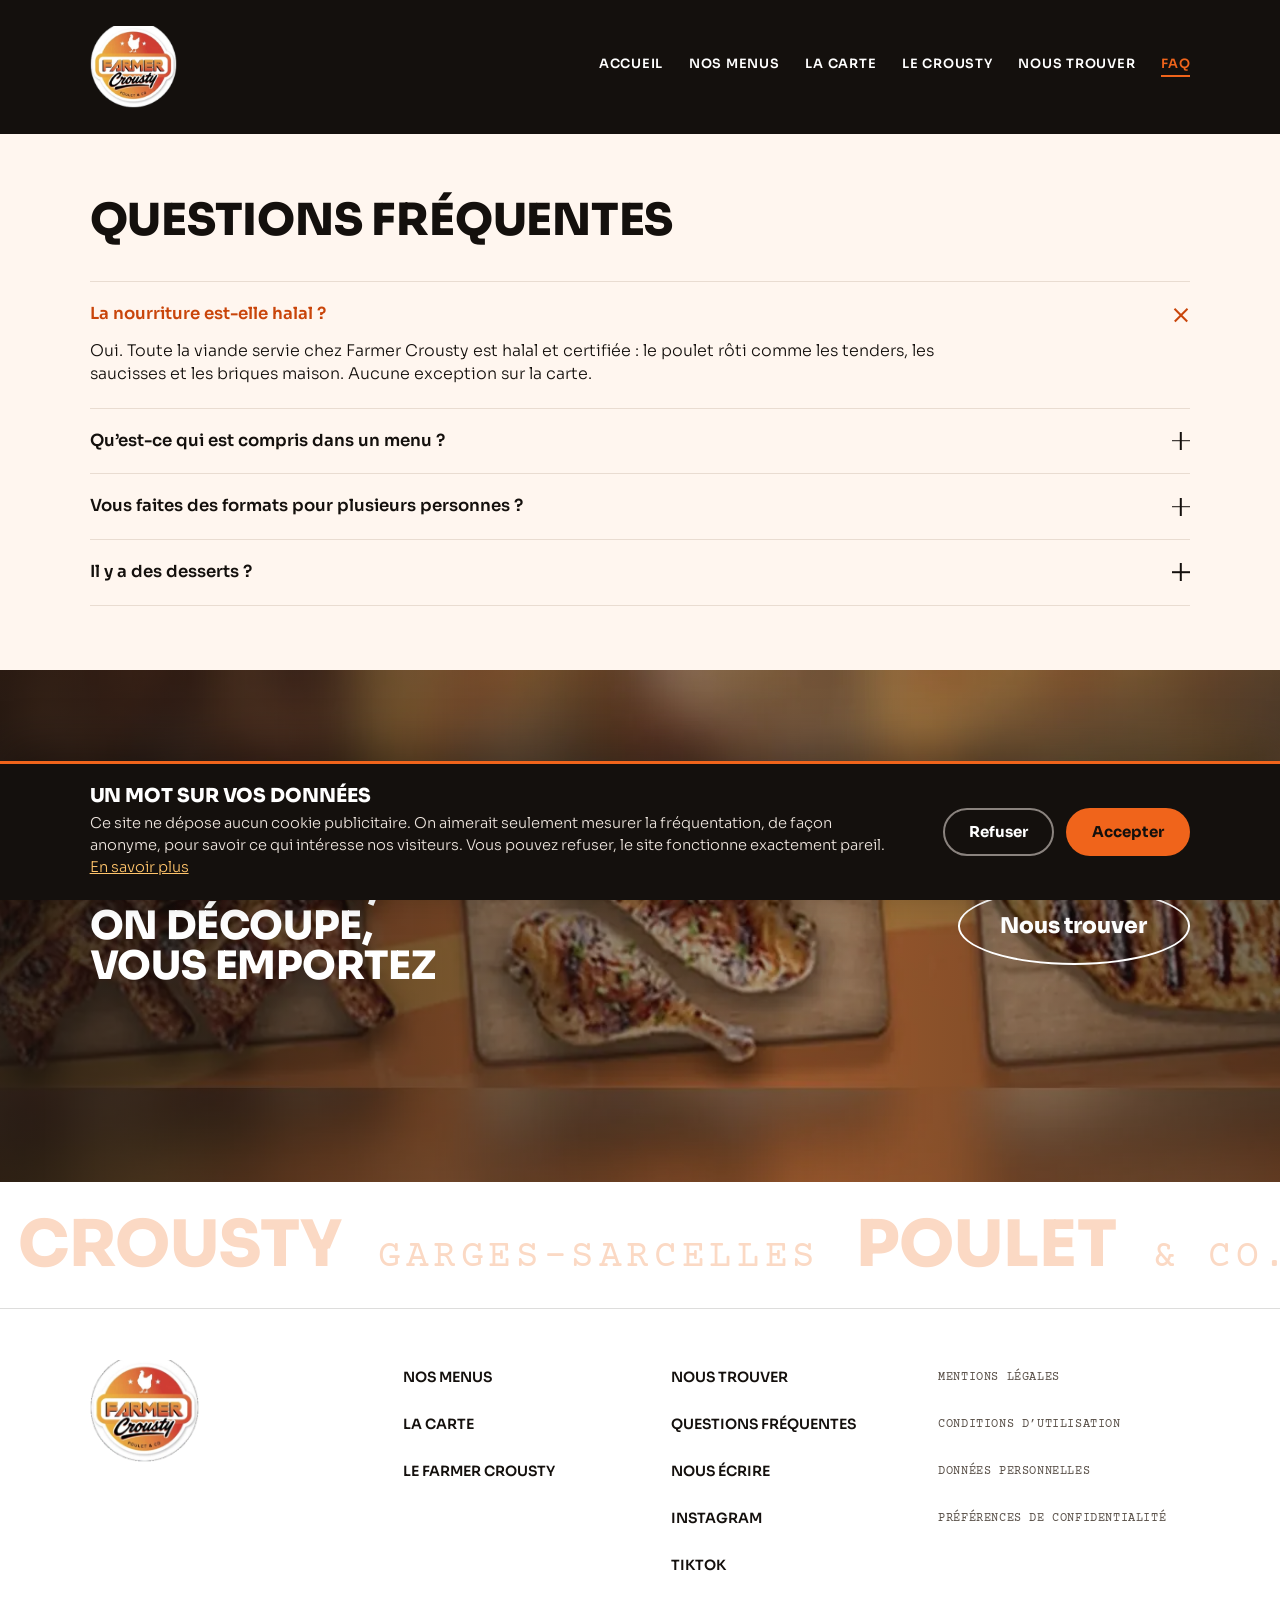
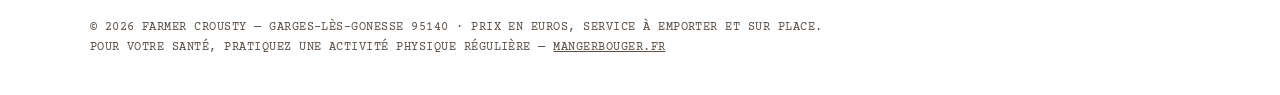
<file: faq.html>
<!doctype html>
<html lang="fr">
<head>
<meta charset="utf-8">
<meta name="viewport" content="width=device-width, initial-scale=1, viewport-fit=cover">
<!-- toute ressource appelée en http est basculée en https automatiquement -->
<meta http-equiv="Content-Security-Policy" content="upgrade-insecure-requests">

<title>Questions fréquentes — Farmer Crousty, Garges-Sarcelles</title>
<meta name="description" content="Halal, contenu des menus, formats à partager, desserts : les réponses aux questions qu'on pose le plus souvent à Farmer Crousty.">
<link rel="canonical" href="https://gracedanieloba-cmyk.github.io/Farmer-Crousty/faq.html">
<meta name="robots" content="index, follow">
<meta name="theme-color" content="#F0641B">

<meta property="og:site_name" content="Farmer Crousty">
<meta property="og:title" content="Questions fréquentes — Farmer Crousty, Garges-Sarcelles">
<meta property="og:description" content="Halal, contenu des menus, formats à partager, desserts : les réponses aux questions qu'on pose le plus souvent à Farmer Crousty.">
<meta property="og:type" content="website">
<meta property="og:locale" content="fr_FR">
<meta property="og:url" content="https://gracedanieloba-cmyk.github.io/Farmer-Crousty/faq.html">
<meta property="og:image" content="https://gracedanieloba-cmyk.github.io/Farmer-Crousty/images/og-image.jpg">
<meta property="og:image:width" content="1200">
<meta property="og:image:height" content="630">
<meta property="og:image:alt" content="Poulet rôti à la braise, Farmer Crousty à Garges-Sarcelles">
<meta name="twitter:card" content="summary_large_image">
<meta name="twitter:title" content="Questions fréquentes — Farmer Crousty, Garges-Sarcelles">
<meta name="twitter:description" content="Halal, contenu des menus, formats à partager, desserts : les réponses aux questions qu'on pose le plus souvent à Farmer Crousty.">
<meta name="twitter:image" content="https://gracedanieloba-cmyk.github.io/Farmer-Crousty/images/og-image.jpg">

<link rel="icon" href="icons/favicon.ico" sizes="any">
<link rel="icon" type="image/png" sizes="32x32" href="icons/favicon-32.png">
<link rel="icon" type="image/png" sizes="16x16" href="icons/favicon-16.png">
<link rel="apple-touch-icon" href="icons/apple-touch-icon.png">
<link rel="manifest" href="site.webmanifest">

<link rel="preconnect" href="https://fonts.googleapis.com">
<link rel="preconnect" href="https://fonts.gstatic.com" crossorigin>
<link rel="preload" as="style" href="https://fonts.googleapis.com/css2?family=Sora:wght@200;300;400;500;600;700;800&family=Archivo:wght@400;500&family=Courier+Prime:wght@400;700&family=Lilita+One&display=swap">
<link rel="stylesheet" href="https://fonts.googleapis.com/css2?family=Sora:wght@200;300;400;500;600;700;800&family=Archivo:wght@400;500&family=Courier+Prime:wght@400;700&family=Lilita+One&display=swap">
<link rel="stylesheet" href="style.css">
<script type="application/ld+json">
{
 "@context": "https://schema.org",
 "@graph": [
  {
   "@type": "BreadcrumbList",
   "itemListElement": [
    {
     "@type": "ListItem",
     "position": 1,
     "name": "Accueil",
     "item": "https://gracedanieloba-cmyk.github.io/Farmer-Crousty/"
    },
    {
     "@type": "ListItem",
     "position": 2,
     "name": "Questions fréquentes",
     "item": "https://gracedanieloba-cmyk.github.io/Farmer-Crousty/faq.html"
    }
   ]
  },
  {
   "@type": "FAQPage",
   "inLanguage": "fr-FR",
   "mainEntity": [
    {
     "@type": "Question",
     "name": "La nourriture est-elle halal ?",
     "acceptedAnswer": {
      "@type": "Answer",
      "text": "Oui. Toute la viande servie chez Farmer Crousty est halal et certifiée : le poulet rôti comme les tenders, les saucisses et les briques maison. Aucune exception sur la carte."
     }
    },
    {
     "@type": "Question",
     "name": "Qu’est-ce qui est compris dans un menu ?",
     "acceptedAnswer": {
      "@type": "Answer",
      "text": "Un menu, c’est la pièce de poulet, un accompagnement au choix parmi toutes les barquettes — riz rouge, pâtes crème fraîche, patates, alloco ou haricots verts — et une boisson. Les formules vont de 7 € à 9 €, et le Farmer Crousty en menu est à 10 €."
     }
    },
    {
     "@type": "Question",
     "name": "Vous faites des formats pour plusieurs personnes ?",
     "acceptedAnswer": {
      "@type": "Answer",
      "text": "Oui : le poulet entier à 8,50 €, les 4 cuisses à 10 € et les 10 tenders à 10 € sont les formats à partager. Pour une grosse commande, prévenez-nous à l’avance : on prépare tout en même temps."
     }
    },
    {
     "@type": "Question",
     "name": "Il y a des desserts ?",
     "acceptedAnswer": {
      "@type": "Answer",
      "text": "Tarte au Daim et tiramisu à 3 €, cheesecake à 3,50 €. Côté boissons, canettes à 1,20 € et jus maison bissap ou gingembre à 2 €."
     }
    }
   ]
  }
 ]
}
</script>
</head>
<body class="inner">
<a class="skip" href="#haut">Aller au contenu</a>
<header class="head solid">
  <div class="wrap head-in">
    <a class="logo" href="index.html" aria-label="Farmer Crousty, accueil"><picture><source srcset="images/logo.webp" type="image/webp"><img src="images/logo.png" alt="Farmer Crousty — Poulet &amp; Co." width="235" height="220" loading="eager" decoding="async"></picture></a>
    <nav class="menu" id="menu">
      <a href="index.html">Accueil</a>
      <a href="les-menus.html">Nos menus</a>
      <a href="la-carte.html">La carte</a>
      <a href="le-crousty.html">Le Crousty</a>
      <a href="nous-trouver.html">Nous trouver</a>
      <a href="#haut" aria-current="page">FAQ</a>
    </nav>
    <button class="burg" id="burg" type="button" aria-label="Ouvrir le menu" aria-expanded="false" aria-controls="menu">
      <span aria-hidden="true"></span><span aria-hidden="true"></span><span aria-hidden="true"></span>
    </button>
  </div>
</header><div id="haut"></div>
<!-- ====================== FAQ ====================== -->
<section class="faq" id="faq">
  <div class="wrap">
    <h1>Questions fréquentes</h1>
    <div class="faq-list">
      <details open>
        <summary><span class="q">La nourriture est-elle halal ?</span><span class="ic"></span></summary>
        <p class="a">Oui. Toute la viande servie chez Farmer Crousty est halal et certifiée : le poulet rôti comme les tenders, les saucisses et les briques maison. Aucune exception sur la carte.</p>
      </details>
      <details>
        <summary><span class="q">Qu’est-ce qui est compris dans un menu ?</span><span class="ic"></span></summary>
        <p class="a">Un menu, c’est la pièce de poulet, un accompagnement au choix parmi toutes les barquettes — riz rouge, pâtes crème fraîche, patates, alloco ou haricots verts — et une boisson. Les formules vont de 7 € à 9 €, et le Farmer Crousty en menu est à 10 €.</p>
      </details>
      <details>
        <summary><span class="q">Vous faites des formats pour plusieurs personnes ?</span><span class="ic"></span></summary>
        <p class="a">Oui : le poulet entier à 8,50 €, les 4 cuisses à 10 € et les 10 tenders à 10 € sont les formats à partager. Pour une grosse commande, prévenez-nous à l’avance : on prépare tout en même temps.</p>
      </details>
      <details>
        <summary><span class="q">Il y a des desserts ?</span><span class="ic"></span></summary>
        <p class="a">Tarte au Daim et tiramisu à 3 €, cheesecake à 3,50 €. Côté boissons, canettes à 1,20 € et jus maison bissap ou gingembre à 2 €.</p>
      </details>
    </div>
  </div>
</section>
<!-- ====================== BANDEAU PHOTO ====================== -->
<section class="strip">
  <div class="strip-bg"><picture><source srcset="images/band.webp" type="image/webp"><img src="images/band.jpg" alt="Cuisses, pilons et escalope de poulet grillés, chacun sur sa planche en bois" width="1920" height="560" loading="lazy" decoding="async"></picture></div>
  <div class="wrap strip-in">
    <h2>Vous passez,<br>on découpe,<br>vous emportez</h2>
    <a class="ell ell-w" href="nous-trouver.html">Nous trouver</a>
  </div>
</section>
<!-- ====================== BANDEAU PÂLE ====================== -->
<div class="wtick" aria-hidden="true">
  <div class="wtick-t">
    <span>Crousty</span><span class="m">Garges-Sarcelles</span><span>Poulet</span><span class="m">&amp; Co.</span>
    <span>Crousty</span><span class="m">Garges-Sarcelles</span><span>Poulet</span><span class="m">&amp; Co.</span>
  </div>
</div>
<!-- ====================== PIED DE PAGE ====================== -->
<footer>
  <div class="wrap">
    <div class="foot">
      <div class="foot-logo">
        <picture><source srcset="images/logo.webp" type="image/webp"><img src="images/logo.png" alt="Farmer Crousty — Poulet &amp; Co." width="235" height="220" loading="eager" decoding="async"></picture>
      </div>
      <nav class="fcol" aria-label="La carte">
        <a href="les-menus.html">Nos menus</a>
        <a href="la-carte.html">La carte</a>
        <a href="le-crousty.html">Le Farmer Crousty</a>
      </nav>
      <nav class="fcol" aria-label="Informations pratiques">
        <a href="nous-trouver.html">Nous trouver</a>
        <a href="#haut">Questions fréquentes</a>
        <a href="contact.html">Nous écrire</a>
        <a href="https://www.instagram.com/farmer_crousty/" target="_blank" rel="noopener">Instagram</a>
        <a href="https://www.tiktok.com/@farmer_crousty" target="_blank" rel="noopener">TikTok</a>
      </nav>
      <nav class="fcol small" aria-label="Informations légales">
        <a href="mentions-legales.html">Mentions légales</a>
        <a href="cgu.html">Conditions d’utilisation</a>
        <a href="confidentialite.html">Données personnelles</a>
        <button type="button" class="linkish" id="cookie-reopen">Préférences de confidentialité</button>
      </nav>
    </div>
    <p class="legal">
      © <span id="yr">2026</span> Farmer Crousty — Garges-lès-Gonesse 95140 · Prix en euros, service à emporter et sur place.<br>
      Pour votre santé, pratiquez une activité physique régulière — <a href="https://www.mangerbouger.fr" target="_blank" rel="noopener">mangerbouger.fr</a>
    </p>
  </div>
</footer>

<!-- ============ BARRE D'ACTION (téléphone) ============
     Deux gestes qu'on veut faire vite depuis la rue : consulter la carte
     et se faire guider jusqu'à la boutique. Masquée sur ordinateur. -->
<nav class="mobar" id="mobar" aria-label="Accès rapide">
  <a class="mo-carte" href="la-carte.html">
    <svg width="19" height="19" viewBox="0 0 24 24" fill="none" stroke="currentColor" stroke-width="2" stroke-linecap="round" stroke-linejoin="round" aria-hidden="true"><path d="M4 4h16v16H4z"/><path d="M8 9h8M8 13h8M8 17h5"/></svg>
    La carte
  </a>
  <a class="mo-aller" href="https://www.google.com/maps/dir/?api=1&amp;destination=Gare+de+Garges-Sarcelles%2C+95140+Garges-l%C3%A8s-Gonesse" target="_blank" rel="noopener">
    <svg width="19" height="19" viewBox="0 0 24 24" fill="none" stroke="currentColor" stroke-width="2" stroke-linecap="round" stroke-linejoin="round" aria-hidden="true"><path d="M12 21s7-6.2 7-11a7 7 0 1 0-14 0c0 4.8 7 11 7 11z"/><circle cx="12" cy="10" r="2.6"/></svg>
    Y aller
  </a>
</nav>

<!-- ====================== BANDEAU COOKIES ====================== -->
<div class="cookies" id="cookies" role="dialog" aria-modal="false"
     aria-labelledby="cookies-titre" aria-describedby="cookies-texte" hidden>
  <div class="cookies-in">
    <div>
      <h2 id="cookies-titre">Un mot sur vos données</h2>
      <p id="cookies-texte">Ce site ne dépose aucun cookie publicitaire. On aimerait seulement mesurer la fréquentation, de façon anonyme, pour savoir ce qui intéresse nos visiteurs. Vous pouvez refuser, le site fonctionne exactement pareil. <a href="confidentialite.html">En savoir plus</a></p>
    </div>
    <div class="cookies-btns">
      <button type="button" class="ck ck-no" id="cookie-refuse">Refuser</button>
      <button type="button" class="ck ck-yes" id="cookie-accept">Accepter</button>
    </div>
  </div>
</div>

<script>
(function(){
  'use strict';

  /* ================================================ arrivée en haut de page
     En navigation normale le navigateur affiche déjà le haut du document.
     Mais quand le site est affiché dans un cadre (aperçu intégré), c'est la
     page qui contient le cadre qui garde sa position : on se retrouve au
     milieu de la nouvelle page. On remonte donc explicitement, sauf si on
     vise une ancre précise ou si l'on revient en arrière. */
  (function(){
    var nav=(window.performance&&performance.getEntriesByType)
              ? performance.getEntriesByType('navigation')[0] : null;
    if((nav&&nav.type==='back_forward')||location.hash)return;
    var haut=document.getElementById('haut')||document.body;
    window.scrollTo(0,0);
    try{
      if(window.top!==window.self&&haut&&haut.scrollIntoView){
        haut.scrollIntoView({block:'start'});
      }
    }catch(e){}
  })();

  /* ------------------------------ barre d'action fixe sur téléphone
     Visible dès l'arrivée sur la page ; elle s'efface seulement quand le
     menu ou le bandeau cookies occupent déjà le bas de l'écran. */
  var syncBar=function(){};
  var mobar=document.getElementById('mobar');
  if(mobar){
    syncBar=function(){
      var m=document.getElementById('menu');
      var ck=document.getElementById('cookies');
      var libre=(!m||!m.classList.contains('open'))&&(!ck||ck.hidden);
      mobar.classList.toggle('on', libre);
    };
    window.addEventListener('scroll',syncBar,{passive:true});
    window.addEventListener('resize',syncBar);
    syncBar();
  }

  /* ---------------------------------------------------------- menu mobile */
  var burg=document.getElementById('burg'),menu=document.getElementById('menu');
  function setMenu(open){
    if(!menu||!burg)return;
    menu.classList.toggle('open',open);
    burg.setAttribute('aria-expanded',open?'true':'false');
    burg.setAttribute('aria-label',open?'Fermer le menu':'Ouvrir le menu');
    syncBar();
  }
  if(burg&&menu){
    burg.addEventListener('click',function(e){
      e.preventDefault();e.stopPropagation();
      setMenu(!menu.classList.contains('open'));
    });
    menu.addEventListener('click',function(e){ if(e.target.closest('a')){setMenu(false);} });
    document.addEventListener('click',function(e){
      if(menu.classList.contains('open')&&!menu.contains(e.target)&&!burg.contains(e.target)){setMenu(false);}
    });
    document.addEventListener('keydown',function(e){ if(e.key==='Escape'){setMenu(false);} });
    window.addEventListener('pageshow',function(){setMenu(false);});
  }

  /* ------------------------------------------------- en-tête au défilement */
  var head=document.querySelector('.head');
  if(head){
    var onScroll=function(){ head.classList.toggle('stuck',(window.scrollY||window.pageYOffset)>12); };
    onScroll();
    window.addEventListener('scroll',onScroll,{passive:true});
  }

  /* ----------------------------------------------------- « en lire plus » */
  var mb=document.getElementById('morebtn'),mo=document.getElementById('more');
  if(mb&&mo){
    mb.addEventListener('click',function(){
      var o=mo.classList.toggle('open');
      mb.setAttribute('aria-expanded',o?'true':'false');
      mb.querySelector('span').textContent=o?'Réduire':'En lire plus';
    });
  }

  /* -------------------------------------------------- onglets des horaires */
  var tabs=[].slice.call(document.querySelectorAll('[role="tab"]'));
  tabs.forEach(function(t){
    t.addEventListener('click',function(){
      tabs.forEach(function(o){
        var on=o===t;
        o.setAttribute('aria-selected',on?'true':'false');
        var p=document.getElementById(o.getAttribute('aria-controls'));
        if(p){p.hidden=!on;}
      });
    });
  });
  var d=new Date().getDay();
  var li=document.querySelector('.hrs li[data-day="'+d+'"]');
  if(li){
    li.classList.add('now');
    var panel=li.closest('.panel');
    if(panel&&panel.hidden){
      var tb=document.getElementById(panel.getAttribute('aria-labelledby'));
      if(tb){tb.click();}
    }
  }

  /* ------------------------------------ mini-carrousel de la page d'accueil */
  var mrail=document.getElementById('mrail');
  if(mrail){
    var mprev=document.querySelector('[data-mrail="prev"]'),
        mnext=document.querySelector('[data-mrail="next"]'),
        MGAP=16;
    var mstep=function(){
      var c=mrail.querySelector('.mcard');
      return c?Math.round(c.getBoundingClientRect().width)+MGAP:280;
    };
    var mnav=document.querySelector('.mrail-nav');
    var msync=function(){
      var over=mrail.scrollWidth-mrail.clientWidth;
      /* rien à faire glisser : les flèches n'ont pas lieu d'être */
      if(mnav){mnav.hidden=over<=4;}
      if(!mprev||!mnext)return;
      mprev.disabled=mrail.scrollLeft<=2;
      mnext.disabled=mrail.scrollLeft>=over-2;
    };
    if(mprev){mprev.addEventListener('click',function(){mrail.scrollBy({left:-mstep(),behavior:'smooth'});});}
    if(mnext){mnext.addEventListener('click',function(){mrail.scrollBy({left:mstep(),behavior:'smooth'});});}
    mrail.addEventListener('scroll',msync,{passive:true});
    window.addEventListener('resize',msync);
    msync();
  }

  /* ============================================ ouvert ou fermé maintenant
     L'état est déduit du tableau des horaires affiché juste à côté : si les
     horaires changent dans le HTML, cette mention suit toute seule. */
  var statut=document.getElementById('statut');
  if(statut){
    var enMinutes=function(t){
      var m=/(\d{1,2})\s*h\s*(\d{0,2})/i.exec(t);
      return m?parseInt(m[1],10)*60+(m[2]?parseInt(m[2],10):0):null;
    };
    var creneau=function(jour){
      var li=document.querySelector('.hrs li[data-day="'+jour+'"] span');
      if(!li)return null;
      var p=li.textContent.split(/[–—-]/);
      if(p.length<2)return null;
      var d=enMinutes(p[0]),f=enMinutes(p[1]);
      if(d===null||f===null)return null;
      if(f<=d){f+=1440;}          /* fermeture après minuit */
      return {d:d,f:f};
    };
    var now=new Date(),
        jour=now.getDay(),
        min=now.getHours()*60+now.getMinutes(),
        ouvert=false, prochain=null;
    var c=creneau(jour);
    if(c&&min>=c.d&&min<c.f){ouvert=true;}
    /* service de la veille qui se prolonge après minuit */
    if(!ouvert){
      var v=creneau((jour+6)%7);
      if(v&&v.f>1440&&min<v.f-1440){ouvert=true;}
    }
    if(!ouvert){
      for(var i=0;i<7;i++){
        var j=(jour+i)%7, s2=creneau(j);
        if(!s2)continue;
        if(i===0&&min>=s2.d)continue;
        prochain={jour:j,d:s2.d};break;
      }
    }
    var noms=['dimanche','lundi','mardi','mercredi','jeudi','vendredi','samedi'];
    var hhmm=function(m){m=m%1440;return (m/60|0)+'h'+('0'+(m%60)).slice(-2);};
    if(ouvert){
      statut.className='statut';
      statut.textContent='Ouvert maintenant';
    }else{
      statut.className='statut ferme';
      statut.textContent = prochain
        ? (prochain.jour===jour ? 'Fermé · ouvre à '+hhmm(prochain.d)
                                : 'Fermé · ouvre '+noms[prochain.jour]+' à '+hhmm(prochain.d))
        : 'Fermé';
    }
    statut.hidden=false;
  }

  /* ---------------------------------------------------- carte Google Maps */
  var gmap=document.getElementById('gmap');
  if(gmap){
    var loaded=false;
    gmap.addEventListener('load',function(){loaded=true;gmap.hidden=false;});
    setTimeout(function(){ if(!loaded){gmap.hidden=true;} },6000);
  }

  /* ------------------------------------------------------------- l'année */
  ['yr','maj','maj2'].forEach(function(id){
    var e=document.getElementById(id);
    if(e){e.textContent=new Date().getFullYear();}
  });

  /* ================================================= consentement & audience
     Le stockage peut être refusé (navigation privée, réglages) : tout est
     protégé, et en cas d'échec on se contente de ne pas activer la mesure. */
  var KEY='fc-consent';
  function readConsent(){ try{return localStorage.getItem(KEY);}catch(e){return null;} }
  function writeConsent(v){ try{localStorage.setItem(KEY,v);}catch(e){} }

  function loadAnalytics(){
    if(document.getElementById('fc-analytics'))return;
    /* AUDIENCE : Plausible, sans cookie et sans donnée personnelle.
       Remplacez la valeur de data-domain par votre domaine réel.
       Pour Matomo, remplacez ce bloc par le code fourni par Matomo. */
    var s=document.createElement('script');
    s.id='fc-analytics';
    s.defer=true;
    s.setAttribute('data-domain','VOTRE-DOMAINE');
    s.src='https://plausible.io/js/script.js';
    document.head.appendChild(s);
  }

  var banner=document.getElementById('cookies');
  function showBanner(){ if(banner){banner.hidden=false;} syncBar(); }
  function hideBanner(){ if(banner){banner.hidden=true;} syncBar(); }

  var choice=readConsent();
  if(choice==='oui'){ loadAnalytics(); }
  else if(choice!=='non'){ showBanner(); }

  var acc=document.getElementById('cookie-accept'),
      ref=document.getElementById('cookie-refuse'),
      reo=document.getElementById('cookie-reopen');
  if(acc){acc.addEventListener('click',function(){writeConsent('oui');hideBanner();loadAnalytics();});}
  if(ref){ref.addEventListener('click',function(){writeConsent('non');hideBanner();});}
  if(reo){reo.addEventListener('click',function(){showBanner();banner.scrollIntoView({block:'nearest'});});}

  /* ============================================ pré-chargement des pages
     Au survol ou au premier contact du doigt, la page visée est récupérée
     en avance : le clic paraît instantané. */
  var done={};
  function prefetch(href){
    if(!href||done[href])return;
    if(href.indexOf('http')===0||href.indexOf('#')===0||href.indexOf('mailto')===0)return;
    done[href]=true;
    var l=document.createElement('link');
    l.rel='prefetch'; l.href=href; l.as='document';
    document.head.appendChild(l);
  }
  ['mouseover','touchstart','focusin'].forEach(function(ev){
    document.addEventListener(ev,function(e){
      var a=e.target.closest&&e.target.closest('a[href]');
      if(a&&a.origin===location.origin){prefetch(a.getAttribute('href'));}
    },{passive:true,capture:true});
  });

  /* ==================================================== formulaire de contact */
  var form=document.getElementById('contact-form');
  if(form){
    var start=document.getElementById('form-start');
    if(start){start.value=String(Date.now());}

    var counter=document.getElementById('compteur'),
        msg=document.getElementById('message');
    if(counter&&msg){
      var count=function(){ counter.textContent=msg.value.length+' / 1500 caractères'; };
      msg.addEventListener('input',count); count();
    }

    var RULES={
      nom:      {test:function(v){return v.trim().length>=2;},        msg:'Indiquez votre nom, au moins deux caractères.'},
      email:    {test:function(v){return /^[^\s@]+@[^\s@]+\.[a-z]{2,}$/i.test(v.trim());}, msg:'Cette adresse e-mail ne semble pas valide.'},
      tel:      {test:function(v){return v.trim()===''||/^[0-9 +().\-]{6,25}$/.test(v.trim());}, msg:'Ce numéro ne semble pas valide.'},
      message:  {test:function(v){return v.trim().length>=10;},       msg:'Votre message est un peu court : dix caractères au minimum.'}
    };

    function setError(id,text){
      var field=document.getElementById(id),
          box=document.getElementById('err-'+id);
      if(!field||!box)return;
      if(text){
        box.textContent=text; box.hidden=false;
        field.setAttribute('aria-invalid','true');
        field.classList.add('invalid');
      }else{
        box.hidden=true; box.textContent='';
        field.removeAttribute('aria-invalid');
        field.classList.remove('invalid');
      }
    }

    Object.keys(RULES).forEach(function(id){
      var f=document.getElementById(id);
      if(!f)return;
      f.addEventListener('blur',function(){
        setError(id, RULES[id].test(f.value)?'':RULES[id].msg);
      });
      f.addEventListener('input',function(){
        if(f.classList.contains('invalid')&&RULES[id].test(f.value)){setError(id,'');}
      });
    });

    var rgpd=document.getElementById('rgpd');
    if(rgpd){
      rgpd.addEventListener('change',function(){
        var box=document.getElementById('err-rgpd');
        if(rgpd.checked&&box){box.hidden=true;}
      });
    }

    form.addEventListener('submit',function(e){
      var first=null, ok=true;
      Object.keys(RULES).forEach(function(id){
        var f=document.getElementById(id);
        if(!f)return;
        var good=RULES[id].test(f.value);
        setError(id, good?'':RULES[id].msg);
        if(!good){ok=false; if(!first){first=f;}}
      });

      var box=document.getElementById('err-rgpd');
      if(rgpd&&!rgpd.checked){
        ok=false;
        if(box){box.textContent='Merci de cocher cette case pour qu’on puisse vous répondre.';box.hidden=false;}
        if(!first){first=rgpd;}
      }else if(box){box.hidden=true;}

      var st=document.getElementById('form-status');
      if(!ok){
        e.preventDefault();
        if(st){
          st.textContent='Le formulaire n’a pas pu être envoyé : vérifiez les champs signalés ci-dessus.';
          st.hidden=false;
        }
        if(first){first.focus();}
        return;
      }

      /* anti-spam, une fois les champs valides : champ piège rempli,
         ou formulaire expédié en moins de trois secondes */
      var hp=document.getElementById('site-web');
      var tooFast=start&&(Date.now()-Number(start.value)<3000);
      if((hp&&hp.value!=='')||tooFast){
        e.preventDefault();
        if(start){start.value=String(Date.now()-3100);}
        if(st){
          st.textContent='Envoi interrompu par la protection anti-spam. Patientez deux secondes et cliquez à nouveau.';
          st.hidden=false;
        }
        return;
      }
      if(st){st.hidden=true;}
    });
  }
})();
</script>

</body>
</html>
</file>
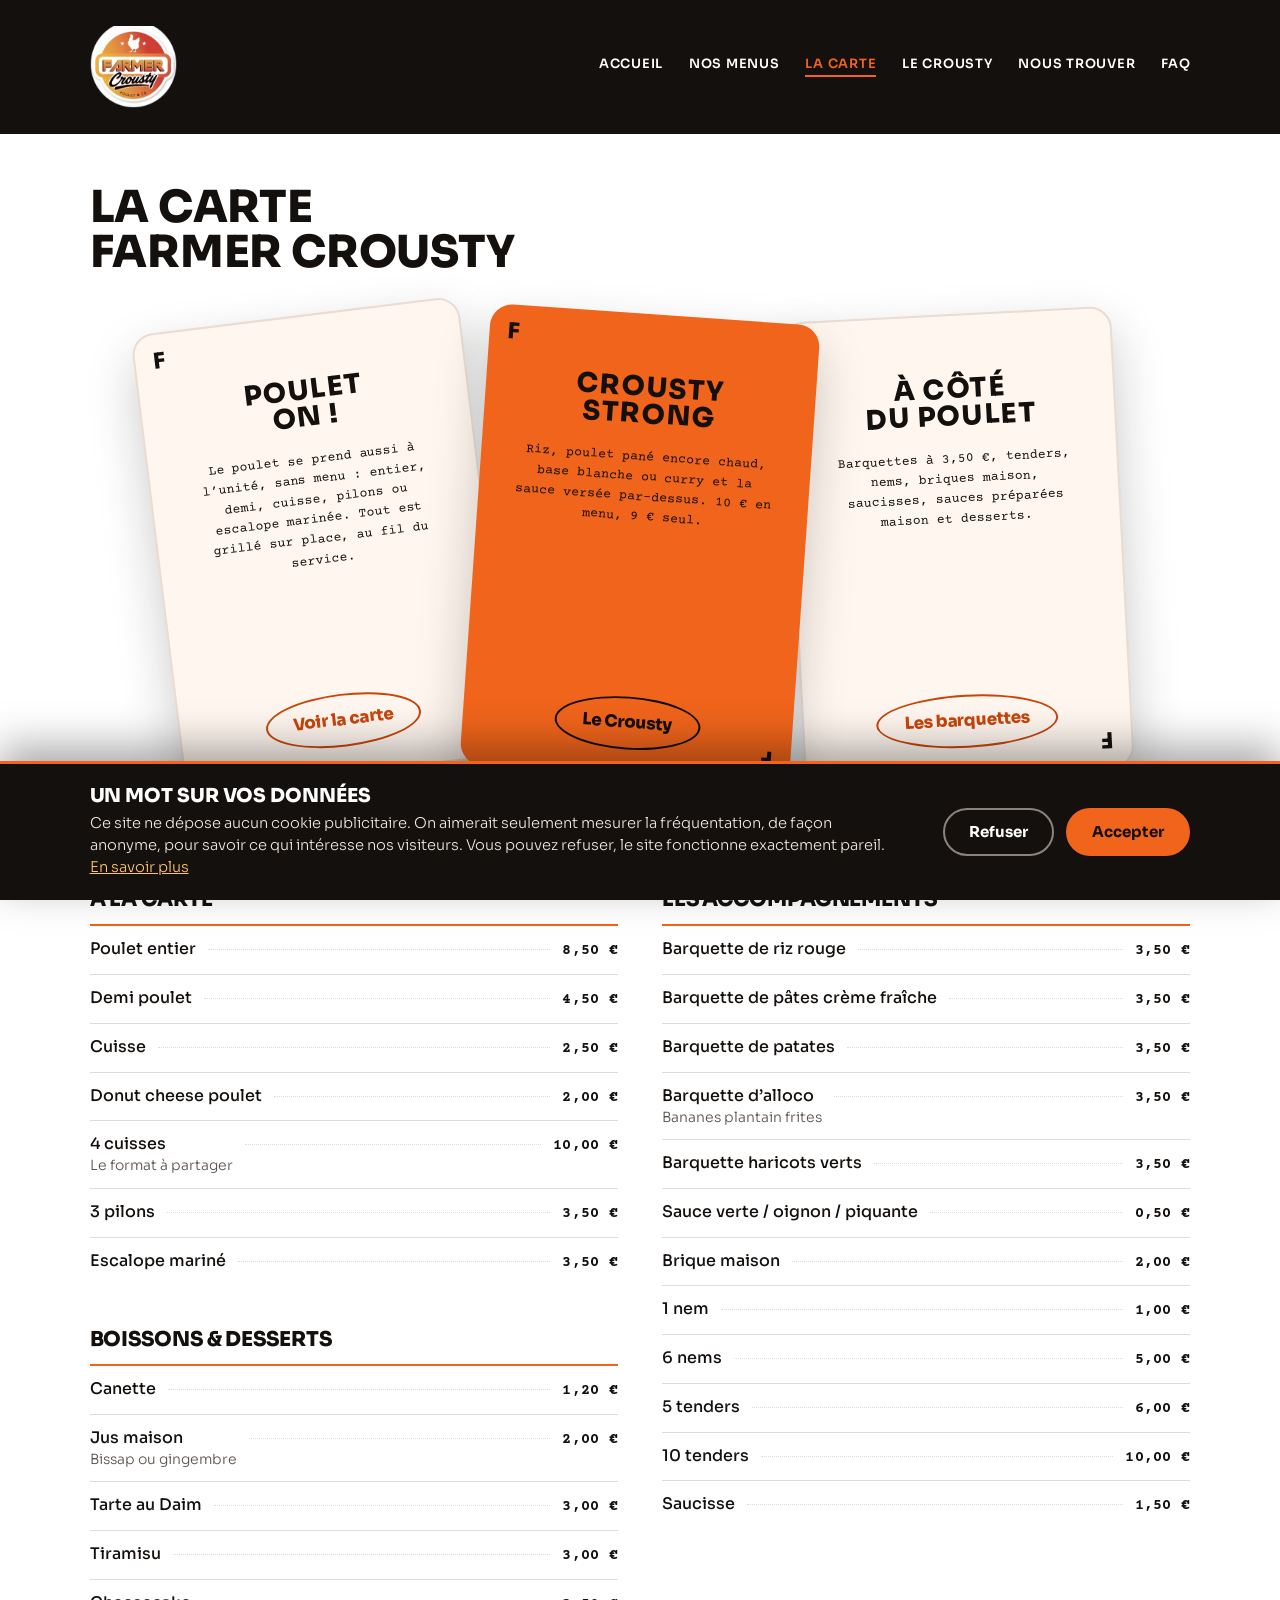
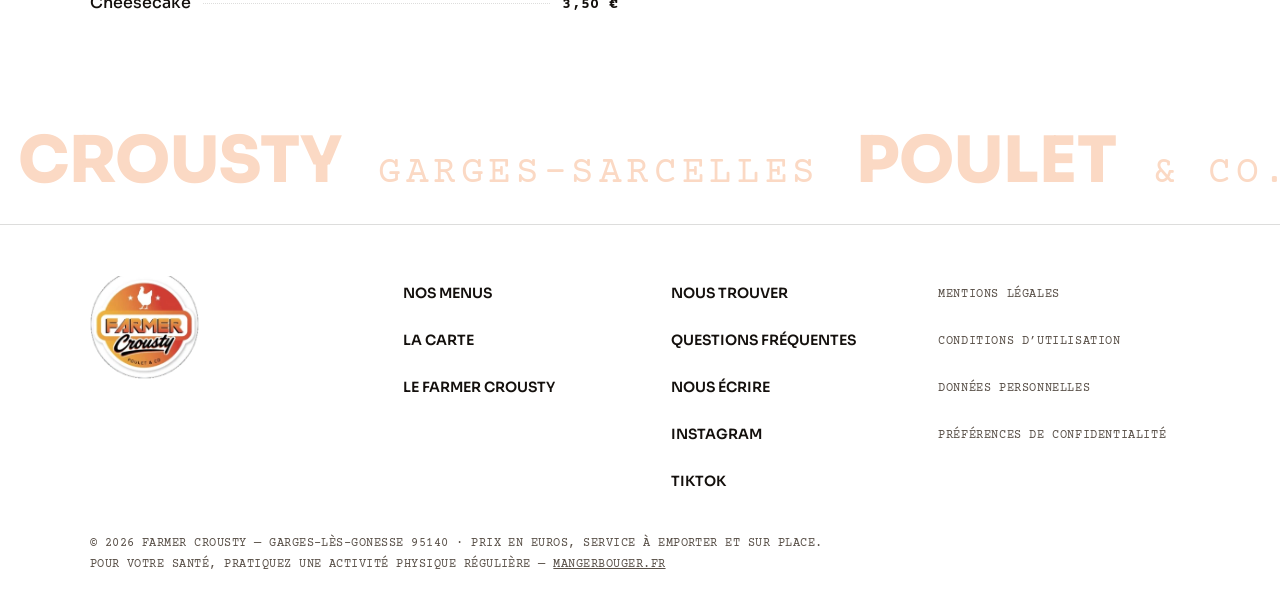
<file: la-carte.html>
<!doctype html>
<html lang="fr">
<head>
<meta charset="utf-8">
<meta name="viewport" content="width=device-width, initial-scale=1, viewport-fit=cover">
<!-- toute ressource appelée en http est basculée en https automatiquement -->
<meta http-equiv="Content-Security-Policy" content="upgrade-insecure-requests">

<title>Carte et prix — Farmer Crousty, fast-food à Garges</title>
<meta name="description" content="Toute la carte avec les prix : poulet entier, demi, cuisses, pilons, escalope, tenders, nems, barquettes, boissons et desserts. À Garges-lès-Gonesse.">
<link rel="canonical" href="https://gracedanieloba-cmyk.github.io/Farmer-Crousty/la-carte.html">
<meta name="robots" content="index, follow">
<meta name="theme-color" content="#F0641B">

<meta property="og:site_name" content="Farmer Crousty">
<meta property="og:title" content="Carte et prix — Farmer Crousty, fast-food à Garges">
<meta property="og:description" content="Toute la carte avec les prix : poulet entier, demi, cuisses, pilons, escalope, tenders, nems, barquettes, boissons et desserts. À Garges-lès-Gonesse.">
<meta property="og:type" content="website">
<meta property="og:locale" content="fr_FR">
<meta property="og:url" content="https://gracedanieloba-cmyk.github.io/Farmer-Crousty/la-carte.html">
<meta property="og:image" content="https://gracedanieloba-cmyk.github.io/Farmer-Crousty/images/og-image.jpg">
<meta property="og:image:width" content="1200">
<meta property="og:image:height" content="630">
<meta property="og:image:alt" content="Poulet rôti à la braise, Farmer Crousty à Garges-Sarcelles">
<meta name="twitter:card" content="summary_large_image">
<meta name="twitter:title" content="Carte et prix — Farmer Crousty, fast-food à Garges">
<meta name="twitter:description" content="Toute la carte avec les prix : poulet entier, demi, cuisses, pilons, escalope, tenders, nems, barquettes, boissons et desserts. À Garges-lès-Gonesse.">
<meta name="twitter:image" content="https://gracedanieloba-cmyk.github.io/Farmer-Crousty/images/og-image.jpg">

<link rel="icon" href="icons/favicon.ico" sizes="any">
<link rel="icon" type="image/png" sizes="32x32" href="icons/favicon-32.png">
<link rel="icon" type="image/png" sizes="16x16" href="icons/favicon-16.png">
<link rel="apple-touch-icon" href="icons/apple-touch-icon.png">
<link rel="manifest" href="site.webmanifest">

<link rel="preconnect" href="https://fonts.googleapis.com">
<link rel="preconnect" href="https://fonts.gstatic.com" crossorigin>
<link rel="preload" as="style" href="https://fonts.googleapis.com/css2?family=Sora:wght@200;300;400;500;600;700;800&family=Archivo:wght@400;500&family=Courier+Prime:wght@400;700&family=Lilita+One&display=swap">
<link rel="stylesheet" href="https://fonts.googleapis.com/css2?family=Sora:wght@200;300;400;500;600;700;800&family=Archivo:wght@400;500&family=Courier+Prime:wght@400;700&family=Lilita+One&display=swap">
<link rel="stylesheet" href="style.css">
<script type="application/ld+json">
{
 "@context": "https://schema.org",
 "@graph": [
  {
   "@type": "BreadcrumbList",
   "itemListElement": [
    {
     "@type": "ListItem",
     "position": 1,
     "name": "Accueil",
     "item": "https://gracedanieloba-cmyk.github.io/Farmer-Crousty/"
    },
    {
     "@type": "ListItem",
     "position": 2,
     "name": "La carte",
     "item": "https://gracedanieloba-cmyk.github.io/Farmer-Crousty/la-carte.html"
    }
   ]
  },
  {
   "@type": "Menu",
   "@id": "https://gracedanieloba-cmyk.github.io/Farmer-Crousty/la-carte.html#menu",
   "name": "La carte Farmer Crousty",
   "inLanguage": "fr-FR",
   "url": "https://gracedanieloba-cmyk.github.io/Farmer-Crousty/la-carte.html",
   "hasMenuSection": [
    {
     "@type": "MenuSection",
     "name": "Les formules",
     "hasMenuItem": [
      {
       "@type": "MenuItem",
       "name": "Menu 3 pilons ou 4 ailes",
       "description": "Avec un accompagnement au choix et une boisson",
       "offers": {
        "@type": "Offer",
        "price": "7.00",
        "priceCurrency": "EUR"
       }
      },
      {
       "@type": "MenuItem",
       "name": "Menu 1 cuisse",
       "description": "Avec un accompagnement au choix et une boisson",
       "offers": {
        "@type": "Offer",
        "price": "7.00",
        "priceCurrency": "EUR"
       }
      },
      {
       "@type": "MenuItem",
       "name": "Menu 1/2 poulet",
       "description": "Avec un accompagnement au choix et une boisson",
       "offers": {
        "@type": "Offer",
        "price": "9.00",
        "priceCurrency": "EUR"
       }
      },
      {
       "@type": "MenuItem",
       "name": "Menu Escalope marinée",
       "description": "Avec un accompagnement au choix et une boisson",
       "offers": {
        "@type": "Offer",
        "price": "8.00",
        "priceCurrency": "EUR"
       }
      },
      {
       "@type": "MenuItem",
       "name": "Menu Farmer Crousty",
       "description": "Avec un accompagnement au choix et une boisson",
       "offers": {
        "@type": "Offer",
        "price": "10.00",
        "priceCurrency": "EUR"
       }
      }
     ]
    },
    {
     "@type": "MenuSection",
     "name": "À la carte",
     "hasMenuItem": [
      {
       "@type": "MenuItem",
       "name": "Poulet entier",
       "offers": {
        "@type": "Offer",
        "price": "8.50",
        "priceCurrency": "EUR"
       }
      },
      {
       "@type": "MenuItem",
       "name": "Demi poulet",
       "offers": {
        "@type": "Offer",
        "price": "4.50",
        "priceCurrency": "EUR"
       }
      },
      {
       "@type": "MenuItem",
       "name": "Cuisse",
       "offers": {
        "@type": "Offer",
        "price": "2.50",
        "priceCurrency": "EUR"
       }
      },
      {
       "@type": "MenuItem",
       "name": "Donut cheese poulet",
       "offers": {
        "@type": "Offer",
        "price": "2.00",
        "priceCurrency": "EUR"
       }
      },
      {
       "@type": "MenuItem",
       "name": "4 cuisses",
       "offers": {
        "@type": "Offer",
        "price": "10.00",
        "priceCurrency": "EUR"
       },
       "description": "Le format à partager"
      },
      {
       "@type": "MenuItem",
       "name": "3 pilons",
       "offers": {
        "@type": "Offer",
        "price": "3.50",
        "priceCurrency": "EUR"
       }
      },
      {
       "@type": "MenuItem",
       "name": "Escalope mariné",
       "offers": {
        "@type": "Offer",
        "price": "3.50",
        "priceCurrency": "EUR"
       }
      }
     ]
    },
    {
     "@type": "MenuSection",
     "name": "Boissons & desserts",
     "hasMenuItem": [
      {
       "@type": "MenuItem",
       "name": "Canette",
       "offers": {
        "@type": "Offer",
        "price": "1.20",
        "priceCurrency": "EUR"
       }
      },
      {
       "@type": "MenuItem",
       "name": "Jus maison",
       "offers": {
        "@type": "Offer",
        "price": "2.00",
        "priceCurrency": "EUR"
       },
       "description": "Bissap ou gingembre"
      },
      {
       "@type": "MenuItem",
       "name": "Tarte au Daim",
       "offers": {
        "@type": "Offer",
        "price": "3.00",
        "priceCurrency": "EUR"
       }
      },
      {
       "@type": "MenuItem",
       "name": "Tiramisu",
       "offers": {
        "@type": "Offer",
        "price": "3.00",
        "priceCurrency": "EUR"
       }
      },
      {
       "@type": "MenuItem",
       "name": "Cheesecake",
       "offers": {
        "@type": "Offer",
        "price": "3.50",
        "priceCurrency": "EUR"
       }
      }
     ]
    },
    {
     "@type": "MenuSection",
     "name": "Les accompagnements",
     "hasMenuItem": [
      {
       "@type": "MenuItem",
       "name": "Barquette de riz rouge",
       "offers": {
        "@type": "Offer",
        "price": "3.50",
        "priceCurrency": "EUR"
       }
      },
      {
       "@type": "MenuItem",
       "name": "Barquette de pâtes crème fraîche",
       "offers": {
        "@type": "Offer",
        "price": "3.50",
        "priceCurrency": "EUR"
       }
      },
      {
       "@type": "MenuItem",
       "name": "Barquette de patates",
       "offers": {
        "@type": "Offer",
        "price": "3.50",
        "priceCurrency": "EUR"
       }
      },
      {
       "@type": "MenuItem",
       "name": "Barquette d’alloco",
       "offers": {
        "@type": "Offer",
        "price": "3.50",
        "priceCurrency": "EUR"
       },
       "description": "Bananes plantain frites"
      },
      {
       "@type": "MenuItem",
       "name": "Barquette haricots verts",
       "offers": {
        "@type": "Offer",
        "price": "3.50",
        "priceCurrency": "EUR"
       }
      },
      {
       "@type": "MenuItem",
       "name": "Sauce verte / oignon / piquante",
       "offers": {
        "@type": "Offer",
        "price": "0.50",
        "priceCurrency": "EUR"
       }
      },
      {
       "@type": "MenuItem",
       "name": "Brique maison",
       "offers": {
        "@type": "Offer",
        "price": "2.00",
        "priceCurrency": "EUR"
       }
      },
      {
       "@type": "MenuItem",
       "name": "1 nem",
       "offers": {
        "@type": "Offer",
        "price": "1.00",
        "priceCurrency": "EUR"
       }
      },
      {
       "@type": "MenuItem",
       "name": "6 nems",
       "offers": {
        "@type": "Offer",
        "price": "5.00",
        "priceCurrency": "EUR"
       }
      },
      {
       "@type": "MenuItem",
       "name": "5 tenders",
       "offers": {
        "@type": "Offer",
        "price": "6.00",
        "priceCurrency": "EUR"
       }
      },
      {
       "@type": "MenuItem",
       "name": "10 tenders",
       "offers": {
        "@type": "Offer",
        "price": "10.00",
        "priceCurrency": "EUR"
       }
      },
      {
       "@type": "MenuItem",
       "name": "Saucisse",
       "offers": {
        "@type": "Offer",
        "price": "1.50",
        "priceCurrency": "EUR"
       }
      }
     ]
    }
   ]
  }
 ]
}
</script>
</head>
<body class="inner">
<a class="skip" href="#haut">Aller au contenu</a>
<header class="head solid">
  <div class="wrap head-in">
    <a class="logo" href="index.html" aria-label="Farmer Crousty, accueil"><picture><source srcset="images/logo.webp" type="image/webp"><img src="images/logo.png" alt="Farmer Crousty — Poulet &amp; Co." width="235" height="220" loading="eager" decoding="async"></picture></a>
    <nav class="menu" id="menu">
      <a href="index.html">Accueil</a>
      <a href="les-menus.html">Nos menus</a>
      <a href="#haut" aria-current="page">La carte</a>
      <a href="le-crousty.html">Le Crousty</a>
      <a href="nous-trouver.html">Nous trouver</a>
      <a href="faq.html">FAQ</a>
    </nav>
    <button class="burg" id="burg" type="button" aria-label="Ouvrir le menu" aria-expanded="false" aria-controls="menu">
      <span aria-hidden="true"></span><span aria-hidden="true"></span><span aria-hidden="true"></span>
    </button>
  </div>
</header><div id="haut"></div>
<!-- ====================== LA CARTE — CARTES À JOUER ====================== -->
<section class="sec" id="carte">
  <div class="wrap sec-h">
    <h1>La carte<br>Farmer Crousty</h1>
  </div>
  <div class="wrap">
    <div class="deck">
      <article class="pcard d1">
        <span class="mark tl">F</span><span class="mark br">F</span>
        <h3>Poulet<br>on !</h3>
        <p class="pc-txt">Le poulet se prend aussi à l’unité, sans menu : entier, demi, cuisse, pilons ou escalope marinée. Tout est grillé sur place, au fil du service.</p>
        <a class="ell ell-b" href="#ardoise">Voir la carte</a>
      </article>

      <article class="pcard d2">
        <span class="mark tl">F</span><span class="mark br">F</span>
        <h3>Crousty<br>strong</h3>
        <p class="pc-txt">Riz, poulet pané encore chaud, base blanche ou curry et la sauce versée par-dessus. 10 € en menu, 9 € seul.</p>
        <a class="ell ell-w" href="le-crousty.html">Le Crousty</a>
      </article>

      <article class="pcard d3">
        <span class="mark tl">F</span><span class="mark br">F</span>
        <h3>À côté<br>du poulet</h3>
        <p class="pc-txt">Barquettes à 3,50 €, tenders, nems, briques maison, saucisses, sauces préparées maison et desserts.</p>
        <a class="ell ell-b" href="#ardoise">Les barquettes</a>
      </article>
    </div>
  </div>
</section>
<!-- ====================== ARDOISE DE PRIX ====================== -->
<section class="sec" id="ardoise" style="padding-top:0">
  <div class="wrap">
    <div class="slates">
      <div class="slate">
        <h4>À la carte</h4>
        <ul class="plist">
          <li><span class="n">Poulet entier</span><span class="fill"></span><span class="v">8,50 €</span></li>
          <li><span class="n">Demi poulet</span><span class="fill"></span><span class="v">4,50 €</span></li>
          <li><span class="n">Cuisse</span><span class="fill"></span><span class="v">2,50 €</span></li>
          <li><span class="n">Donut cheese poulet</span><span class="fill"></span><span class="v">2,00 €</span></li>
          <li><span class="n">4 cuisses<em>Le format à partager</em></span><span class="fill"></span><span class="v">10,00 €</span></li>
          <li><span class="n">3 pilons</span><span class="fill"></span><span class="v">3,50 €</span></li>
          <li><span class="n">Escalope mariné</span><span class="fill"></span><span class="v">3,50 €</span></li>
        </ul>

        <h4 style="margin-top:44px">Boissons &amp; desserts</h4>
        <ul class="plist">
          <li><span class="n">Canette</span><span class="fill"></span><span class="v">1,20 €</span></li>
          <li><span class="n">Jus maison<em>Bissap ou gingembre</em></span><span class="fill"></span><span class="v">2,00 €</span></li>
          <li><span class="n">Tarte au Daim</span><span class="fill"></span><span class="v">3,00 €</span></li>
          <li><span class="n">Tiramisu</span><span class="fill"></span><span class="v">3,00 €</span></li>
          <li><span class="n">Cheesecake</span><span class="fill"></span><span class="v">3,50 €</span></li>
        </ul>
      </div>

      <div class="slate">
        <h4>Les accompagnements</h4>
        <ul class="plist">
          <li><span class="n">Barquette de riz rouge</span><span class="fill"></span><span class="v">3,50 €</span></li>
          <li><span class="n">Barquette de pâtes crème fraîche</span><span class="fill"></span><span class="v">3,50 €</span></li>
          <li><span class="n">Barquette de patates</span><span class="fill"></span><span class="v">3,50 €</span></li>
          <li><span class="n">Barquette d’alloco<em>Bananes plantain frites</em></span><span class="fill"></span><span class="v">3,50 €</span></li>
          <li><span class="n">Barquette haricots verts</span><span class="fill"></span><span class="v">3,50 €</span></li>
          <li><span class="n">Sauce verte / oignon / piquante</span><span class="fill"></span><span class="v">0,50 €</span></li>
          <li><span class="n">Brique maison</span><span class="fill"></span><span class="v">2,00 €</span></li>
          <li><span class="n">1 nem</span><span class="fill"></span><span class="v">1,00 €</span></li>
          <li><span class="n">6 nems</span><span class="fill"></span><span class="v">5,00 €</span></li>
          <li><span class="n">5 tenders</span><span class="fill"></span><span class="v">6,00 €</span></li>
          <li><span class="n">10 tenders</span><span class="fill"></span><span class="v">10,00 €</span></li>
          <li><span class="n">Saucisse</span><span class="fill"></span><span class="v">1,50 €</span></li>
        </ul>
      </div>
    </div>
  </div>
</section>
<!-- ====================== BANDEAU PÂLE ====================== -->
<div class="wtick" aria-hidden="true">
  <div class="wtick-t">
    <span>Crousty</span><span class="m">Garges-Sarcelles</span><span>Poulet</span><span class="m">&amp; Co.</span>
    <span>Crousty</span><span class="m">Garges-Sarcelles</span><span>Poulet</span><span class="m">&amp; Co.</span>
  </div>
</div>
<!-- ====================== PIED DE PAGE ====================== -->
<footer>
  <div class="wrap">
    <div class="foot">
      <div class="foot-logo">
        <picture><source srcset="images/logo.webp" type="image/webp"><img src="images/logo.png" alt="Farmer Crousty — Poulet &amp; Co." width="235" height="220" loading="eager" decoding="async"></picture>
      </div>
      <nav class="fcol" aria-label="La carte">
        <a href="les-menus.html">Nos menus</a>
        <a href="#haut">La carte</a>
        <a href="le-crousty.html">Le Farmer Crousty</a>
      </nav>
      <nav class="fcol" aria-label="Informations pratiques">
        <a href="nous-trouver.html">Nous trouver</a>
        <a href="faq.html">Questions fréquentes</a>
        <a href="contact.html">Nous écrire</a>
        <a href="https://www.instagram.com/farmer_crousty/" target="_blank" rel="noopener">Instagram</a>
        <a href="https://www.tiktok.com/@farmer_crousty" target="_blank" rel="noopener">TikTok</a>
      </nav>
      <nav class="fcol small" aria-label="Informations légales">
        <a href="mentions-legales.html">Mentions légales</a>
        <a href="cgu.html">Conditions d’utilisation</a>
        <a href="confidentialite.html">Données personnelles</a>
        <button type="button" class="linkish" id="cookie-reopen">Préférences de confidentialité</button>
      </nav>
    </div>
    <p class="legal">
      © <span id="yr">2026</span> Farmer Crousty — Garges-lès-Gonesse 95140 · Prix en euros, service à emporter et sur place.<br>
      Pour votre santé, pratiquez une activité physique régulière — <a href="https://www.mangerbouger.fr" target="_blank" rel="noopener">mangerbouger.fr</a>
    </p>
  </div>
</footer>

<!-- ============ BARRE D'ACTION (téléphone) ============
     Deux gestes qu'on veut faire vite depuis la rue : consulter la carte
     et se faire guider jusqu'à la boutique. Masquée sur ordinateur. -->
<nav class="mobar" id="mobar" aria-label="Accès rapide">
  <a class="mo-carte" href="#haut">
    <svg width="19" height="19" viewBox="0 0 24 24" fill="none" stroke="currentColor" stroke-width="2" stroke-linecap="round" stroke-linejoin="round" aria-hidden="true"><path d="M4 4h16v16H4z"/><path d="M8 9h8M8 13h8M8 17h5"/></svg>
    La carte
  </a>
  <a class="mo-aller" href="https://www.google.com/maps/dir/?api=1&amp;destination=Gare+de+Garges-Sarcelles%2C+95140+Garges-l%C3%A8s-Gonesse" target="_blank" rel="noopener">
    <svg width="19" height="19" viewBox="0 0 24 24" fill="none" stroke="currentColor" stroke-width="2" stroke-linecap="round" stroke-linejoin="round" aria-hidden="true"><path d="M12 21s7-6.2 7-11a7 7 0 1 0-14 0c0 4.8 7 11 7 11z"/><circle cx="12" cy="10" r="2.6"/></svg>
    Y aller
  </a>
</nav>

<!-- ====================== BANDEAU COOKIES ====================== -->
<div class="cookies" id="cookies" role="dialog" aria-modal="false"
     aria-labelledby="cookies-titre" aria-describedby="cookies-texte" hidden>
  <div class="cookies-in">
    <div>
      <h2 id="cookies-titre">Un mot sur vos données</h2>
      <p id="cookies-texte">Ce site ne dépose aucun cookie publicitaire. On aimerait seulement mesurer la fréquentation, de façon anonyme, pour savoir ce qui intéresse nos visiteurs. Vous pouvez refuser, le site fonctionne exactement pareil. <a href="confidentialite.html">En savoir plus</a></p>
    </div>
    <div class="cookies-btns">
      <button type="button" class="ck ck-no" id="cookie-refuse">Refuser</button>
      <button type="button" class="ck ck-yes" id="cookie-accept">Accepter</button>
    </div>
  </div>
</div>

<script>
(function(){
  'use strict';

  /* ================================================ arrivée en haut de page
     En navigation normale le navigateur affiche déjà le haut du document.
     Mais quand le site est affiché dans un cadre (aperçu intégré), c'est la
     page qui contient le cadre qui garde sa position : on se retrouve au
     milieu de la nouvelle page. On remonte donc explicitement, sauf si on
     vise une ancre précise ou si l'on revient en arrière. */
  (function(){
    var nav=(window.performance&&performance.getEntriesByType)
              ? performance.getEntriesByType('navigation')[0] : null;
    if((nav&&nav.type==='back_forward')||location.hash)return;
    var haut=document.getElementById('haut')||document.body;
    window.scrollTo(0,0);
    try{
      if(window.top!==window.self&&haut&&haut.scrollIntoView){
        haut.scrollIntoView({block:'start'});
      }
    }catch(e){}
  })();

  /* ------------------------------ barre d'action fixe sur téléphone
     Visible dès l'arrivée sur la page ; elle s'efface seulement quand le
     menu ou le bandeau cookies occupent déjà le bas de l'écran. */
  var syncBar=function(){};
  var mobar=document.getElementById('mobar');
  if(mobar){
    syncBar=function(){
      var m=document.getElementById('menu');
      var ck=document.getElementById('cookies');
      var libre=(!m||!m.classList.contains('open'))&&(!ck||ck.hidden);
      mobar.classList.toggle('on', libre);
    };
    window.addEventListener('scroll',syncBar,{passive:true});
    window.addEventListener('resize',syncBar);
    syncBar();
  }

  /* ---------------------------------------------------------- menu mobile */
  var burg=document.getElementById('burg'),menu=document.getElementById('menu');
  function setMenu(open){
    if(!menu||!burg)return;
    menu.classList.toggle('open',open);
    burg.setAttribute('aria-expanded',open?'true':'false');
    burg.setAttribute('aria-label',open?'Fermer le menu':'Ouvrir le menu');
    syncBar();
  }
  if(burg&&menu){
    burg.addEventListener('click',function(e){
      e.preventDefault();e.stopPropagation();
      setMenu(!menu.classList.contains('open'));
    });
    menu.addEventListener('click',function(e){ if(e.target.closest('a')){setMenu(false);} });
    document.addEventListener('click',function(e){
      if(menu.classList.contains('open')&&!menu.contains(e.target)&&!burg.contains(e.target)){setMenu(false);}
    });
    document.addEventListener('keydown',function(e){ if(e.key==='Escape'){setMenu(false);} });
    window.addEventListener('pageshow',function(){setMenu(false);});
  }

  /* ------------------------------------------------- en-tête au défilement */
  var head=document.querySelector('.head');
  if(head){
    var onScroll=function(){ head.classList.toggle('stuck',(window.scrollY||window.pageYOffset)>12); };
    onScroll();
    window.addEventListener('scroll',onScroll,{passive:true});
  }

  /* ----------------------------------------------------- « en lire plus » */
  var mb=document.getElementById('morebtn'),mo=document.getElementById('more');
  if(mb&&mo){
    mb.addEventListener('click',function(){
      var o=mo.classList.toggle('open');
      mb.setAttribute('aria-expanded',o?'true':'false');
      mb.querySelector('span').textContent=o?'Réduire':'En lire plus';
    });
  }

  /* -------------------------------------------------- onglets des horaires */
  var tabs=[].slice.call(document.querySelectorAll('[role="tab"]'));
  tabs.forEach(function(t){
    t.addEventListener('click',function(){
      tabs.forEach(function(o){
        var on=o===t;
        o.setAttribute('aria-selected',on?'true':'false');
        var p=document.getElementById(o.getAttribute('aria-controls'));
        if(p){p.hidden=!on;}
      });
    });
  });
  var d=new Date().getDay();
  var li=document.querySelector('.hrs li[data-day="'+d+'"]');
  if(li){
    li.classList.add('now');
    var panel=li.closest('.panel');
    if(panel&&panel.hidden){
      var tb=document.getElementById(panel.getAttribute('aria-labelledby'));
      if(tb){tb.click();}
    }
  }

  /* ------------------------------------ mini-carrousel de la page d'accueil */
  var mrail=document.getElementById('mrail');
  if(mrail){
    var mprev=document.querySelector('[data-mrail="prev"]'),
        mnext=document.querySelector('[data-mrail="next"]'),
        MGAP=16;
    var mstep=function(){
      var c=mrail.querySelector('.mcard');
      return c?Math.round(c.getBoundingClientRect().width)+MGAP:280;
    };
    var mnav=document.querySelector('.mrail-nav');
    var msync=function(){
      var over=mrail.scrollWidth-mrail.clientWidth;
      /* rien à faire glisser : les flèches n'ont pas lieu d'être */
      if(mnav){mnav.hidden=over<=4;}
      if(!mprev||!mnext)return;
      mprev.disabled=mrail.scrollLeft<=2;
      mnext.disabled=mrail.scrollLeft>=over-2;
    };
    if(mprev){mprev.addEventListener('click',function(){mrail.scrollBy({left:-mstep(),behavior:'smooth'});});}
    if(mnext){mnext.addEventListener('click',function(){mrail.scrollBy({left:mstep(),behavior:'smooth'});});}
    mrail.addEventListener('scroll',msync,{passive:true});
    window.addEventListener('resize',msync);
    msync();
  }

  /* ============================================ ouvert ou fermé maintenant
     L'état est déduit du tableau des horaires affiché juste à côté : si les
     horaires changent dans le HTML, cette mention suit toute seule. */
  var statut=document.getElementById('statut');
  if(statut){
    var enMinutes=function(t){
      var m=/(\d{1,2})\s*h\s*(\d{0,2})/i.exec(t);
      return m?parseInt(m[1],10)*60+(m[2]?parseInt(m[2],10):0):null;
    };
    var creneau=function(jour){
      var li=document.querySelector('.hrs li[data-day="'+jour+'"] span');
      if(!li)return null;
      var p=li.textContent.split(/[–—-]/);
      if(p.length<2)return null;
      var d=enMinutes(p[0]),f=enMinutes(p[1]);
      if(d===null||f===null)return null;
      if(f<=d){f+=1440;}          /* fermeture après minuit */
      return {d:d,f:f};
    };
    var now=new Date(),
        jour=now.getDay(),
        min=now.getHours()*60+now.getMinutes(),
        ouvert=false, prochain=null;
    var c=creneau(jour);
    if(c&&min>=c.d&&min<c.f){ouvert=true;}
    /* service de la veille qui se prolonge après minuit */
    if(!ouvert){
      var v=creneau((jour+6)%7);
      if(v&&v.f>1440&&min<v.f-1440){ouvert=true;}
    }
    if(!ouvert){
      for(var i=0;i<7;i++){
        var j=(jour+i)%7, s2=creneau(j);
        if(!s2)continue;
        if(i===0&&min>=s2.d)continue;
        prochain={jour:j,d:s2.d};break;
      }
    }
    var noms=['dimanche','lundi','mardi','mercredi','jeudi','vendredi','samedi'];
    var hhmm=function(m){m=m%1440;return (m/60|0)+'h'+('0'+(m%60)).slice(-2);};
    if(ouvert){
      statut.className='statut';
      statut.textContent='Ouvert maintenant';
    }else{
      statut.className='statut ferme';
      statut.textContent = prochain
        ? (prochain.jour===jour ? 'Fermé · ouvre à '+hhmm(prochain.d)
                                : 'Fermé · ouvre '+noms[prochain.jour]+' à '+hhmm(prochain.d))
        : 'Fermé';
    }
    statut.hidden=false;
  }

  /* ---------------------------------------------------- carte Google Maps */
  var gmap=document.getElementById('gmap');
  if(gmap){
    var loaded=false;
    gmap.addEventListener('load',function(){loaded=true;gmap.hidden=false;});
    setTimeout(function(){ if(!loaded){gmap.hidden=true;} },6000);
  }

  /* ------------------------------------------------------------- l'année */
  ['yr','maj','maj2'].forEach(function(id){
    var e=document.getElementById(id);
    if(e){e.textContent=new Date().getFullYear();}
  });

  /* ================================================= consentement & audience
     Le stockage peut être refusé (navigation privée, réglages) : tout est
     protégé, et en cas d'échec on se contente de ne pas activer la mesure. */
  var KEY='fc-consent';
  function readConsent(){ try{return localStorage.getItem(KEY);}catch(e){return null;} }
  function writeConsent(v){ try{localStorage.setItem(KEY,v);}catch(e){} }

  function loadAnalytics(){
    if(document.getElementById('fc-analytics'))return;
    /* AUDIENCE : Plausible, sans cookie et sans donnée personnelle.
       Remplacez la valeur de data-domain par votre domaine réel.
       Pour Matomo, remplacez ce bloc par le code fourni par Matomo. */
    var s=document.createElement('script');
    s.id='fc-analytics';
    s.defer=true;
    s.setAttribute('data-domain','VOTRE-DOMAINE');
    s.src='https://plausible.io/js/script.js';
    document.head.appendChild(s);
  }

  var banner=document.getElementById('cookies');
  function showBanner(){ if(banner){banner.hidden=false;} syncBar(); }
  function hideBanner(){ if(banner){banner.hidden=true;} syncBar(); }

  var choice=readConsent();
  if(choice==='oui'){ loadAnalytics(); }
  else if(choice!=='non'){ showBanner(); }

  var acc=document.getElementById('cookie-accept'),
      ref=document.getElementById('cookie-refuse'),
      reo=document.getElementById('cookie-reopen');
  if(acc){acc.addEventListener('click',function(){writeConsent('oui');hideBanner();loadAnalytics();});}
  if(ref){ref.addEventListener('click',function(){writeConsent('non');hideBanner();});}
  if(reo){reo.addEventListener('click',function(){showBanner();banner.scrollIntoView({block:'nearest'});});}

  /* ============================================ pré-chargement des pages
     Au survol ou au premier contact du doigt, la page visée est récupérée
     en avance : le clic paraît instantané. */
  var done={};
  function prefetch(href){
    if(!href||done[href])return;
    if(href.indexOf('http')===0||href.indexOf('#')===0||href.indexOf('mailto')===0)return;
    done[href]=true;
    var l=document.createElement('link');
    l.rel='prefetch'; l.href=href; l.as='document';
    document.head.appendChild(l);
  }
  ['mouseover','touchstart','focusin'].forEach(function(ev){
    document.addEventListener(ev,function(e){
      var a=e.target.closest&&e.target.closest('a[href]');
      if(a&&a.origin===location.origin){prefetch(a.getAttribute('href'));}
    },{passive:true,capture:true});
  });

  /* ==================================================== formulaire de contact */
  var form=document.getElementById('contact-form');
  if(form){
    var start=document.getElementById('form-start');
    if(start){start.value=String(Date.now());}

    var counter=document.getElementById('compteur'),
        msg=document.getElementById('message');
    if(counter&&msg){
      var count=function(){ counter.textContent=msg.value.length+' / 1500 caractères'; };
      msg.addEventListener('input',count); count();
    }

    var RULES={
      nom:      {test:function(v){return v.trim().length>=2;},        msg:'Indiquez votre nom, au moins deux caractères.'},
      email:    {test:function(v){return /^[^\s@]+@[^\s@]+\.[a-z]{2,}$/i.test(v.trim());}, msg:'Cette adresse e-mail ne semble pas valide.'},
      tel:      {test:function(v){return v.trim()===''||/^[0-9 +().\-]{6,25}$/.test(v.trim());}, msg:'Ce numéro ne semble pas valide.'},
      message:  {test:function(v){return v.trim().length>=10;},       msg:'Votre message est un peu court : dix caractères au minimum.'}
    };

    function setError(id,text){
      var field=document.getElementById(id),
          box=document.getElementById('err-'+id);
      if(!field||!box)return;
      if(text){
        box.textContent=text; box.hidden=false;
        field.setAttribute('aria-invalid','true');
        field.classList.add('invalid');
      }else{
        box.hidden=true; box.textContent='';
        field.removeAttribute('aria-invalid');
        field.classList.remove('invalid');
      }
    }

    Object.keys(RULES).forEach(function(id){
      var f=document.getElementById(id);
      if(!f)return;
      f.addEventListener('blur',function(){
        setError(id, RULES[id].test(f.value)?'':RULES[id].msg);
      });
      f.addEventListener('input',function(){
        if(f.classList.contains('invalid')&&RULES[id].test(f.value)){setError(id,'');}
      });
    });

    var rgpd=document.getElementById('rgpd');
    if(rgpd){
      rgpd.addEventListener('change',function(){
        var box=document.getElementById('err-rgpd');
        if(rgpd.checked&&box){box.hidden=true;}
      });
    }

    form.addEventListener('submit',function(e){
      var first=null, ok=true;
      Object.keys(RULES).forEach(function(id){
        var f=document.getElementById(id);
        if(!f)return;
        var good=RULES[id].test(f.value);
        setError(id, good?'':RULES[id].msg);
        if(!good){ok=false; if(!first){first=f;}}
      });

      var box=document.getElementById('err-rgpd');
      if(rgpd&&!rgpd.checked){
        ok=false;
        if(box){box.textContent='Merci de cocher cette case pour qu’on puisse vous répondre.';box.hidden=false;}
        if(!first){first=rgpd;}
      }else if(box){box.hidden=true;}

      var st=document.getElementById('form-status');
      if(!ok){
        e.preventDefault();
        if(st){
          st.textContent='Le formulaire n’a pas pu être envoyé : vérifiez les champs signalés ci-dessus.';
          st.hidden=false;
        }
        if(first){first.focus();}
        return;
      }

      /* anti-spam, une fois les champs valides : champ piège rempli,
         ou formulaire expédié en moins de trois secondes */
      var hp=document.getElementById('site-web');
      var tooFast=start&&(Date.now()-Number(start.value)<3000);
      if((hp&&hp.value!=='')||tooFast){
        e.preventDefault();
        if(start){start.value=String(Date.now()-3100);}
        if(st){
          st.textContent='Envoi interrompu par la protection anti-spam. Patientez deux secondes et cliquez à nouveau.';
          st.hidden=false;
        }
        return;
      }
      if(st){st.hidden=true;}
    });
  }
})();
</script>

</body>
</html>
</file>
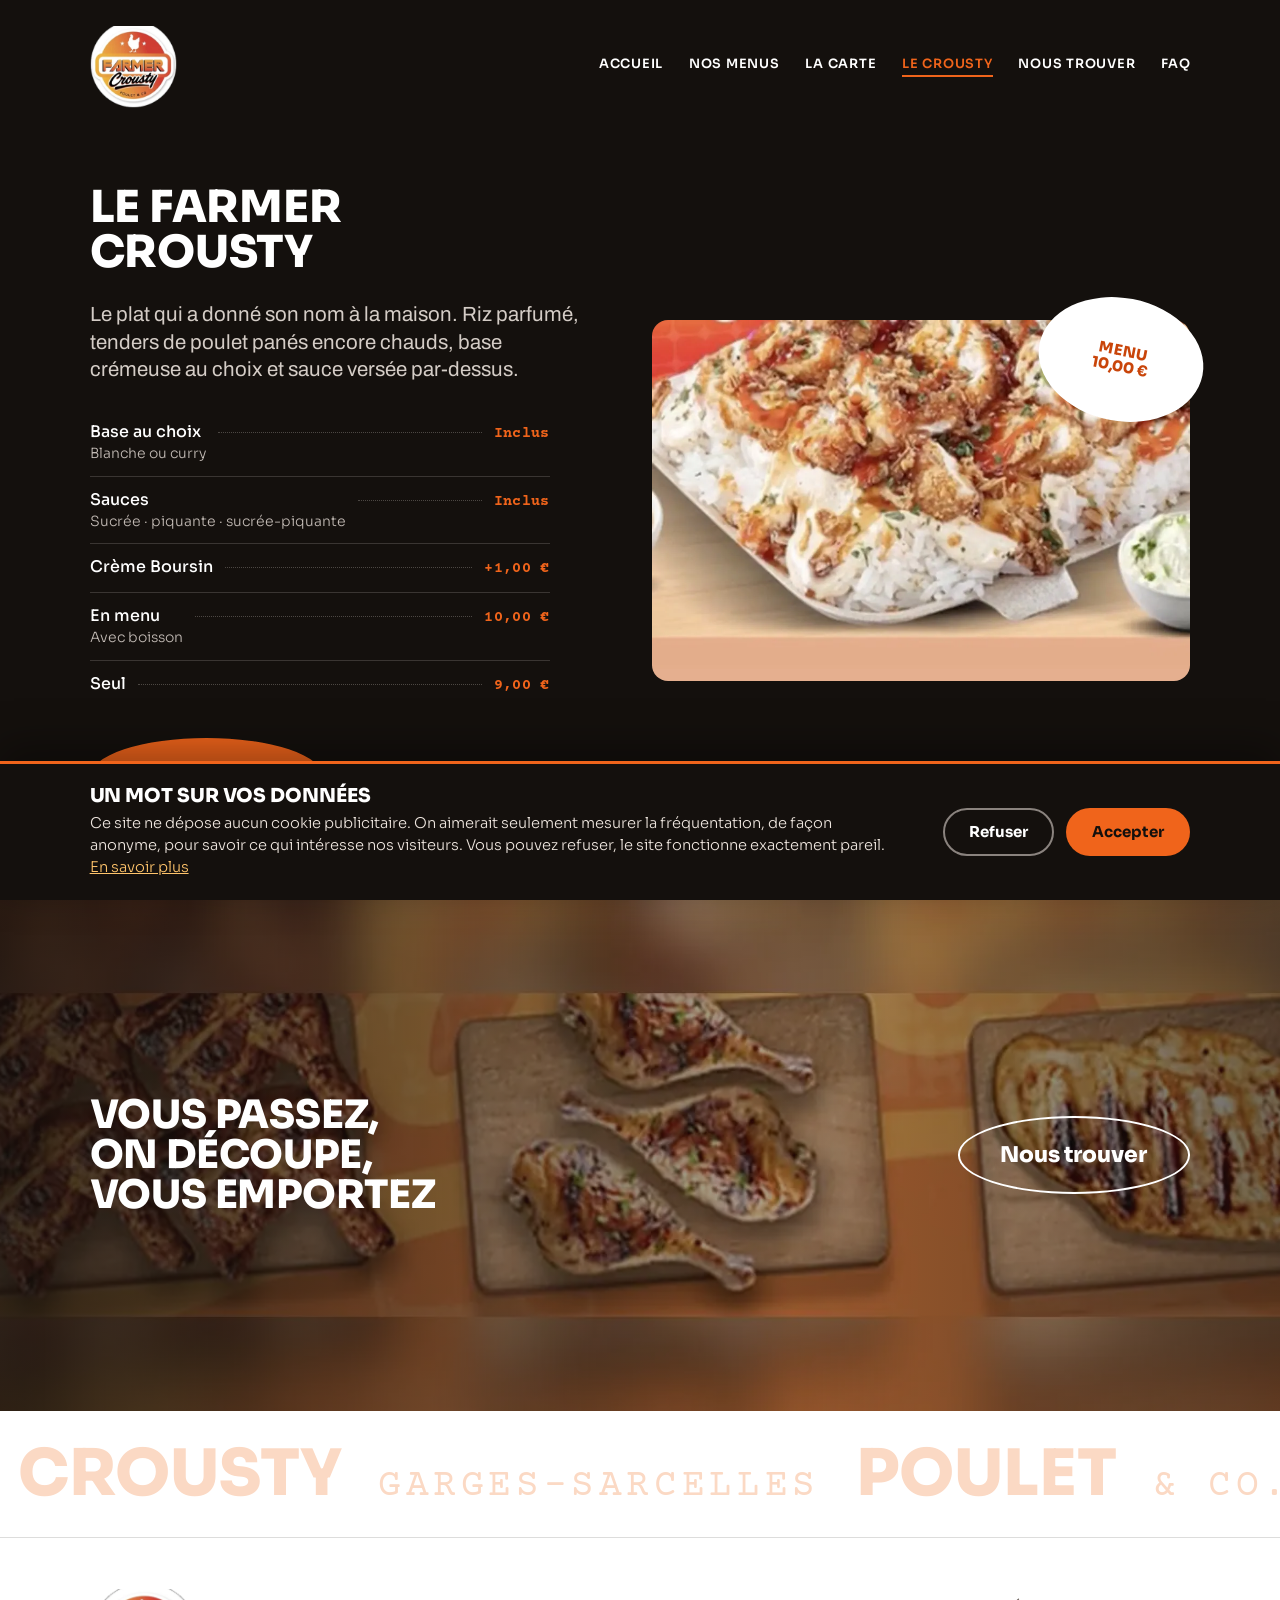
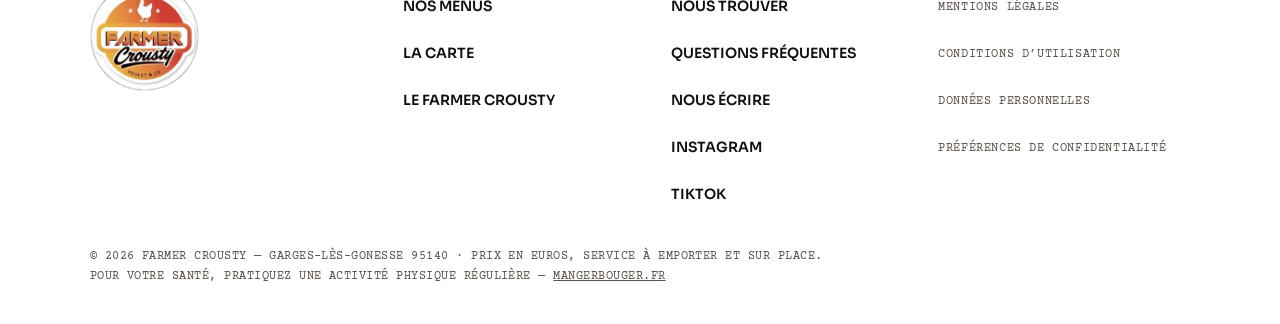
<file: le-crousty.html>
<!doctype html>
<html lang="fr">
<head>
<meta charset="utf-8">
<meta name="viewport" content="width=device-width, initial-scale=1, viewport-fit=cover">
<!-- toute ressource appelée en http est basculée en https automatiquement -->
<meta http-equiv="Content-Security-Policy" content="upgrade-insecure-requests">

<title>Le Farmer Crousty — riz, tenders croustillants et sauce</title>
<meta name="description" content="Le plat signature : riz, tenders de poulet croustillants, base blanche ou curry et sauce maison. 10 € en menu, 9 € seul, à la gare de Garges-Sarcelles.">
<link rel="canonical" href="https://gracedanieloba-cmyk.github.io/Farmer-Crousty/le-crousty.html">
<meta name="robots" content="index, follow">
<meta name="theme-color" content="#F0641B">

<meta property="og:site_name" content="Farmer Crousty">
<meta property="og:title" content="Le Farmer Crousty — riz, tenders croustillants et sauce">
<meta property="og:description" content="Le plat signature : riz, tenders de poulet croustillants, base blanche ou curry et sauce maison. 10 € en menu, 9 € seul, à la gare de Garges-Sarcelles.">
<meta property="og:type" content="website">
<meta property="og:locale" content="fr_FR">
<meta property="og:url" content="https://gracedanieloba-cmyk.github.io/Farmer-Crousty/le-crousty.html">
<meta property="og:image" content="https://gracedanieloba-cmyk.github.io/Farmer-Crousty/images/og-image.jpg">
<meta property="og:image:width" content="1200">
<meta property="og:image:height" content="630">
<meta property="og:image:alt" content="Poulet rôti à la braise, Farmer Crousty à Garges-Sarcelles">
<meta name="twitter:card" content="summary_large_image">
<meta name="twitter:title" content="Le Farmer Crousty — riz, tenders croustillants et sauce">
<meta name="twitter:description" content="Le plat signature : riz, tenders de poulet croustillants, base blanche ou curry et sauce maison. 10 € en menu, 9 € seul, à la gare de Garges-Sarcelles.">
<meta name="twitter:image" content="https://gracedanieloba-cmyk.github.io/Farmer-Crousty/images/og-image.jpg">

<link rel="icon" href="icons/favicon.ico" sizes="any">
<link rel="icon" type="image/png" sizes="32x32" href="icons/favicon-32.png">
<link rel="icon" type="image/png" sizes="16x16" href="icons/favicon-16.png">
<link rel="apple-touch-icon" href="icons/apple-touch-icon.png">
<link rel="manifest" href="site.webmanifest">

<link rel="preconnect" href="https://fonts.googleapis.com">
<link rel="preconnect" href="https://fonts.gstatic.com" crossorigin>
<link rel="preload" as="style" href="https://fonts.googleapis.com/css2?family=Sora:wght@200;300;400;500;600;700;800&family=Archivo:wght@400;500&family=Courier+Prime:wght@400;700&family=Lilita+One&display=swap">
<link rel="stylesheet" href="https://fonts.googleapis.com/css2?family=Sora:wght@200;300;400;500;600;700;800&family=Archivo:wght@400;500&family=Courier+Prime:wght@400;700&family=Lilita+One&display=swap">
<link rel="stylesheet" href="style.css">
<script type="application/ld+json">
{
 "@context": "https://schema.org",
 "@graph": [
  {
   "@type": "BreadcrumbList",
   "itemListElement": [
    {
     "@type": "ListItem",
     "position": 1,
     "name": "Accueil",
     "item": "https://gracedanieloba-cmyk.github.io/Farmer-Crousty/"
    },
    {
     "@type": "ListItem",
     "position": 2,
     "name": "Le Farmer Crousty",
     "item": "https://gracedanieloba-cmyk.github.io/Farmer-Crousty/le-crousty.html"
    }
   ]
  }
 ]
}
</script>
</head>
<body class="inner">
<a class="skip" href="#haut">Aller au contenu</a>
<header class="head solid">
  <div class="wrap head-in">
    <a class="logo" href="index.html" aria-label="Farmer Crousty, accueil"><picture><source srcset="images/logo.webp" type="image/webp"><img src="images/logo.png" alt="Farmer Crousty — Poulet &amp; Co." width="235" height="220" loading="eager" decoding="async"></picture></a>
    <nav class="menu" id="menu">
      <a href="index.html">Accueil</a>
      <a href="les-menus.html">Nos menus</a>
      <a href="la-carte.html">La carte</a>
      <a href="#haut" aria-current="page">Le Crousty</a>
      <a href="nous-trouver.html">Nous trouver</a>
      <a href="faq.html">FAQ</a>
    </nav>
    <button class="burg" id="burg" type="button" aria-label="Ouvrir le menu" aria-expanded="false" aria-controls="menu">
      <span aria-hidden="true"></span><span aria-hidden="true"></span><span aria-hidden="true"></span>
    </button>
  </div>
</header><div id="haut"></div>
<!-- ====================== LE FARMER CROUSTY ====================== -->
<section class="brandblock dark" id="crousty">
  <div class="wrap bb-in">
    <div class="bb-txt">
      <h1>Le Farmer<br>Crousty</h1>
      <p class="lede">Le plat qui a donné son nom à la maison. Riz parfumé, tenders de poulet panés encore chauds, base crémeuse au choix et sauce versée par-dessus.</p>
      <ul class="plist" style="margin-top:26px;max-width:460px">
        <li style="border-color:rgba(20,16,13,.22)"><span class="n">Base au choix<em>Blanche ou curry</em></span><span class="fill" style="border-color:rgba(20,16,13,.3)"></span><span class="v">Inclus</span></li>
        <li style="border-color:rgba(20,16,13,.22)"><span class="n">Sauces<em>Sucrée · piquante · sucrée-piquante</em></span><span class="fill" style="border-color:rgba(20,16,13,.3)"></span><span class="v">Inclus</span></li>
        <li style="border-color:rgba(20,16,13,.22)"><span class="n">Crème Boursin</span><span class="fill" style="border-color:rgba(20,16,13,.3)"></span><span class="v">+1,00 €</span></li>
        <li style="border-color:rgba(20,16,13,.22)"><span class="n">En menu<em>Avec boisson</em></span><span class="fill" style="border-color:rgba(20,16,13,.3)"></span><span class="v">10,00 €</span></li>
        <li><span class="n">Seul</span><span class="fill" style="border-color:rgba(20,16,13,.3)"></span><span class="v">9,00 €</span></li>
      </ul>
      <p style="margin-top:30px"><a class="ell ell-solid" href="nous-trouver.html">Nous trouver</a></p>
    </div>
    <div class="bb-media">
      <span class="stick" style="left:auto;right:-14px;transform:rotate(11deg)">Menu<br>10,00 €</span>
      <picture><source srcset="images/farmer.webp" type="image/webp"><img src="images/farmer.jpg" alt="Le Farmer Crousty : tenders croustillants sur riz, sauce versée par-dessus" width="1000" height="670" loading="lazy" decoding="async"></picture>
    </div>
  </div>
</section>
<!-- ====================== BANDEAU PHOTO ====================== -->
<section class="strip">
  <div class="strip-bg"><picture><source srcset="images/band.webp" type="image/webp"><img src="images/band.jpg" alt="Cuisses, pilons et escalope de poulet grillés, chacun sur sa planche en bois" width="1920" height="560" loading="lazy" decoding="async"></picture></div>
  <div class="wrap strip-in">
    <h2>Vous passez,<br>on découpe,<br>vous emportez</h2>
    <a class="ell ell-w" href="nous-trouver.html">Nous trouver</a>
  </div>
</section>
<!-- ====================== BANDEAU PÂLE ====================== -->
<div class="wtick" aria-hidden="true">
  <div class="wtick-t">
    <span>Crousty</span><span class="m">Garges-Sarcelles</span><span>Poulet</span><span class="m">&amp; Co.</span>
    <span>Crousty</span><span class="m">Garges-Sarcelles</span><span>Poulet</span><span class="m">&amp; Co.</span>
  </div>
</div>
<!-- ====================== PIED DE PAGE ====================== -->
<footer>
  <div class="wrap">
    <div class="foot">
      <div class="foot-logo">
        <picture><source srcset="images/logo.webp" type="image/webp"><img src="images/logo.png" alt="Farmer Crousty — Poulet &amp; Co." width="235" height="220" loading="eager" decoding="async"></picture>
      </div>
      <nav class="fcol" aria-label="La carte">
        <a href="les-menus.html">Nos menus</a>
        <a href="la-carte.html">La carte</a>
        <a href="#haut">Le Farmer Crousty</a>
      </nav>
      <nav class="fcol" aria-label="Informations pratiques">
        <a href="nous-trouver.html">Nous trouver</a>
        <a href="faq.html">Questions fréquentes</a>
        <a href="contact.html">Nous écrire</a>
        <a href="https://www.instagram.com/farmer_crousty/" target="_blank" rel="noopener">Instagram</a>
        <a href="https://www.tiktok.com/@farmer_crousty" target="_blank" rel="noopener">TikTok</a>
      </nav>
      <nav class="fcol small" aria-label="Informations légales">
        <a href="mentions-legales.html">Mentions légales</a>
        <a href="cgu.html">Conditions d’utilisation</a>
        <a href="confidentialite.html">Données personnelles</a>
        <button type="button" class="linkish" id="cookie-reopen">Préférences de confidentialité</button>
      </nav>
    </div>
    <p class="legal">
      © <span id="yr">2026</span> Farmer Crousty — Garges-lès-Gonesse 95140 · Prix en euros, service à emporter et sur place.<br>
      Pour votre santé, pratiquez une activité physique régulière — <a href="https://www.mangerbouger.fr" target="_blank" rel="noopener">mangerbouger.fr</a>
    </p>
  </div>
</footer>

<!-- ============ BARRE D'ACTION (téléphone) ============
     Deux gestes qu'on veut faire vite depuis la rue : consulter la carte
     et se faire guider jusqu'à la boutique. Masquée sur ordinateur. -->
<nav class="mobar" id="mobar" aria-label="Accès rapide">
  <a class="mo-carte" href="la-carte.html">
    <svg width="19" height="19" viewBox="0 0 24 24" fill="none" stroke="currentColor" stroke-width="2" stroke-linecap="round" stroke-linejoin="round" aria-hidden="true"><path d="M4 4h16v16H4z"/><path d="M8 9h8M8 13h8M8 17h5"/></svg>
    La carte
  </a>
  <a class="mo-aller" href="https://www.google.com/maps/dir/?api=1&amp;destination=Gare+de+Garges-Sarcelles%2C+95140+Garges-l%C3%A8s-Gonesse" target="_blank" rel="noopener">
    <svg width="19" height="19" viewBox="0 0 24 24" fill="none" stroke="currentColor" stroke-width="2" stroke-linecap="round" stroke-linejoin="round" aria-hidden="true"><path d="M12 21s7-6.2 7-11a7 7 0 1 0-14 0c0 4.8 7 11 7 11z"/><circle cx="12" cy="10" r="2.6"/></svg>
    Y aller
  </a>
</nav>

<!-- ====================== BANDEAU COOKIES ====================== -->
<div class="cookies" id="cookies" role="dialog" aria-modal="false"
     aria-labelledby="cookies-titre" aria-describedby="cookies-texte" hidden>
  <div class="cookies-in">
    <div>
      <h2 id="cookies-titre">Un mot sur vos données</h2>
      <p id="cookies-texte">Ce site ne dépose aucun cookie publicitaire. On aimerait seulement mesurer la fréquentation, de façon anonyme, pour savoir ce qui intéresse nos visiteurs. Vous pouvez refuser, le site fonctionne exactement pareil. <a href="confidentialite.html">En savoir plus</a></p>
    </div>
    <div class="cookies-btns">
      <button type="button" class="ck ck-no" id="cookie-refuse">Refuser</button>
      <button type="button" class="ck ck-yes" id="cookie-accept">Accepter</button>
    </div>
  </div>
</div>

<script>
(function(){
  'use strict';

  /* ================================================ arrivée en haut de page
     En navigation normale le navigateur affiche déjà le haut du document.
     Mais quand le site est affiché dans un cadre (aperçu intégré), c'est la
     page qui contient le cadre qui garde sa position : on se retrouve au
     milieu de la nouvelle page. On remonte donc explicitement, sauf si on
     vise une ancre précise ou si l'on revient en arrière. */
  (function(){
    var nav=(window.performance&&performance.getEntriesByType)
              ? performance.getEntriesByType('navigation')[0] : null;
    if((nav&&nav.type==='back_forward')||location.hash)return;
    var haut=document.getElementById('haut')||document.body;
    window.scrollTo(0,0);
    try{
      if(window.top!==window.self&&haut&&haut.scrollIntoView){
        haut.scrollIntoView({block:'start'});
      }
    }catch(e){}
  })();

  /* ------------------------------ barre d'action fixe sur téléphone
     Visible dès l'arrivée sur la page ; elle s'efface seulement quand le
     menu ou le bandeau cookies occupent déjà le bas de l'écran. */
  var syncBar=function(){};
  var mobar=document.getElementById('mobar');
  if(mobar){
    syncBar=function(){
      var m=document.getElementById('menu');
      var ck=document.getElementById('cookies');
      var libre=(!m||!m.classList.contains('open'))&&(!ck||ck.hidden);
      mobar.classList.toggle('on', libre);
    };
    window.addEventListener('scroll',syncBar,{passive:true});
    window.addEventListener('resize',syncBar);
    syncBar();
  }

  /* ---------------------------------------------------------- menu mobile */
  var burg=document.getElementById('burg'),menu=document.getElementById('menu');
  function setMenu(open){
    if(!menu||!burg)return;
    menu.classList.toggle('open',open);
    burg.setAttribute('aria-expanded',open?'true':'false');
    burg.setAttribute('aria-label',open?'Fermer le menu':'Ouvrir le menu');
    syncBar();
  }
  if(burg&&menu){
    burg.addEventListener('click',function(e){
      e.preventDefault();e.stopPropagation();
      setMenu(!menu.classList.contains('open'));
    });
    menu.addEventListener('click',function(e){ if(e.target.closest('a')){setMenu(false);} });
    document.addEventListener('click',function(e){
      if(menu.classList.contains('open')&&!menu.contains(e.target)&&!burg.contains(e.target)){setMenu(false);}
    });
    document.addEventListener('keydown',function(e){ if(e.key==='Escape'){setMenu(false);} });
    window.addEventListener('pageshow',function(){setMenu(false);});
  }

  /* ------------------------------------------------- en-tête au défilement */
  var head=document.querySelector('.head');
  if(head){
    var onScroll=function(){ head.classList.toggle('stuck',(window.scrollY||window.pageYOffset)>12); };
    onScroll();
    window.addEventListener('scroll',onScroll,{passive:true});
  }

  /* ----------------------------------------------------- « en lire plus » */
  var mb=document.getElementById('morebtn'),mo=document.getElementById('more');
  if(mb&&mo){
    mb.addEventListener('click',function(){
      var o=mo.classList.toggle('open');
      mb.setAttribute('aria-expanded',o?'true':'false');
      mb.querySelector('span').textContent=o?'Réduire':'En lire plus';
    });
  }

  /* -------------------------------------------------- onglets des horaires */
  var tabs=[].slice.call(document.querySelectorAll('[role="tab"]'));
  tabs.forEach(function(t){
    t.addEventListener('click',function(){
      tabs.forEach(function(o){
        var on=o===t;
        o.setAttribute('aria-selected',on?'true':'false');
        var p=document.getElementById(o.getAttribute('aria-controls'));
        if(p){p.hidden=!on;}
      });
    });
  });
  var d=new Date().getDay();
  var li=document.querySelector('.hrs li[data-day="'+d+'"]');
  if(li){
    li.classList.add('now');
    var panel=li.closest('.panel');
    if(panel&&panel.hidden){
      var tb=document.getElementById(panel.getAttribute('aria-labelledby'));
      if(tb){tb.click();}
    }
  }

  /* ------------------------------------ mini-carrousel de la page d'accueil */
  var mrail=document.getElementById('mrail');
  if(mrail){
    var mprev=document.querySelector('[data-mrail="prev"]'),
        mnext=document.querySelector('[data-mrail="next"]'),
        MGAP=16;
    var mstep=function(){
      var c=mrail.querySelector('.mcard');
      return c?Math.round(c.getBoundingClientRect().width)+MGAP:280;
    };
    var mnav=document.querySelector('.mrail-nav');
    var msync=function(){
      var over=mrail.scrollWidth-mrail.clientWidth;
      /* rien à faire glisser : les flèches n'ont pas lieu d'être */
      if(mnav){mnav.hidden=over<=4;}
      if(!mprev||!mnext)return;
      mprev.disabled=mrail.scrollLeft<=2;
      mnext.disabled=mrail.scrollLeft>=over-2;
    };
    if(mprev){mprev.addEventListener('click',function(){mrail.scrollBy({left:-mstep(),behavior:'smooth'});});}
    if(mnext){mnext.addEventListener('click',function(){mrail.scrollBy({left:mstep(),behavior:'smooth'});});}
    mrail.addEventListener('scroll',msync,{passive:true});
    window.addEventListener('resize',msync);
    msync();
  }

  /* ============================================ ouvert ou fermé maintenant
     L'état est déduit du tableau des horaires affiché juste à côté : si les
     horaires changent dans le HTML, cette mention suit toute seule. */
  var statut=document.getElementById('statut');
  if(statut){
    var enMinutes=function(t){
      var m=/(\d{1,2})\s*h\s*(\d{0,2})/i.exec(t);
      return m?parseInt(m[1],10)*60+(m[2]?parseInt(m[2],10):0):null;
    };
    var creneau=function(jour){
      var li=document.querySelector('.hrs li[data-day="'+jour+'"] span');
      if(!li)return null;
      var p=li.textContent.split(/[–—-]/);
      if(p.length<2)return null;
      var d=enMinutes(p[0]),f=enMinutes(p[1]);
      if(d===null||f===null)return null;
      if(f<=d){f+=1440;}          /* fermeture après minuit */
      return {d:d,f:f};
    };
    var now=new Date(),
        jour=now.getDay(),
        min=now.getHours()*60+now.getMinutes(),
        ouvert=false, prochain=null;
    var c=creneau(jour);
    if(c&&min>=c.d&&min<c.f){ouvert=true;}
    /* service de la veille qui se prolonge après minuit */
    if(!ouvert){
      var v=creneau((jour+6)%7);
      if(v&&v.f>1440&&min<v.f-1440){ouvert=true;}
    }
    if(!ouvert){
      for(var i=0;i<7;i++){
        var j=(jour+i)%7, s2=creneau(j);
        if(!s2)continue;
        if(i===0&&min>=s2.d)continue;
        prochain={jour:j,d:s2.d};break;
      }
    }
    var noms=['dimanche','lundi','mardi','mercredi','jeudi','vendredi','samedi'];
    var hhmm=function(m){m=m%1440;return (m/60|0)+'h'+('0'+(m%60)).slice(-2);};
    if(ouvert){
      statut.className='statut';
      statut.textContent='Ouvert maintenant';
    }else{
      statut.className='statut ferme';
      statut.textContent = prochain
        ? (prochain.jour===jour ? 'Fermé · ouvre à '+hhmm(prochain.d)
                                : 'Fermé · ouvre '+noms[prochain.jour]+' à '+hhmm(prochain.d))
        : 'Fermé';
    }
    statut.hidden=false;
  }

  /* ---------------------------------------------------- carte Google Maps */
  var gmap=document.getElementById('gmap');
  if(gmap){
    var loaded=false;
    gmap.addEventListener('load',function(){loaded=true;gmap.hidden=false;});
    setTimeout(function(){ if(!loaded){gmap.hidden=true;} },6000);
  }

  /* ------------------------------------------------------------- l'année */
  ['yr','maj','maj2'].forEach(function(id){
    var e=document.getElementById(id);
    if(e){e.textContent=new Date().getFullYear();}
  });

  /* ================================================= consentement & audience
     Le stockage peut être refusé (navigation privée, réglages) : tout est
     protégé, et en cas d'échec on se contente de ne pas activer la mesure. */
  var KEY='fc-consent';
  function readConsent(){ try{return localStorage.getItem(KEY);}catch(e){return null;} }
  function writeConsent(v){ try{localStorage.setItem(KEY,v);}catch(e){} }

  function loadAnalytics(){
    if(document.getElementById('fc-analytics'))return;
    /* AUDIENCE : Plausible, sans cookie et sans donnée personnelle.
       Remplacez la valeur de data-domain par votre domaine réel.
       Pour Matomo, remplacez ce bloc par le code fourni par Matomo. */
    var s=document.createElement('script');
    s.id='fc-analytics';
    s.defer=true;
    s.setAttribute('data-domain','VOTRE-DOMAINE');
    s.src='https://plausible.io/js/script.js';
    document.head.appendChild(s);
  }

  var banner=document.getElementById('cookies');
  function showBanner(){ if(banner){banner.hidden=false;} syncBar(); }
  function hideBanner(){ if(banner){banner.hidden=true;} syncBar(); }

  var choice=readConsent();
  if(choice==='oui'){ loadAnalytics(); }
  else if(choice!=='non'){ showBanner(); }

  var acc=document.getElementById('cookie-accept'),
      ref=document.getElementById('cookie-refuse'),
      reo=document.getElementById('cookie-reopen');
  if(acc){acc.addEventListener('click',function(){writeConsent('oui');hideBanner();loadAnalytics();});}
  if(ref){ref.addEventListener('click',function(){writeConsent('non');hideBanner();});}
  if(reo){reo.addEventListener('click',function(){showBanner();banner.scrollIntoView({block:'nearest'});});}

  /* ============================================ pré-chargement des pages
     Au survol ou au premier contact du doigt, la page visée est récupérée
     en avance : le clic paraît instantané. */
  var done={};
  function prefetch(href){
    if(!href||done[href])return;
    if(href.indexOf('http')===0||href.indexOf('#')===0||href.indexOf('mailto')===0)return;
    done[href]=true;
    var l=document.createElement('link');
    l.rel='prefetch'; l.href=href; l.as='document';
    document.head.appendChild(l);
  }
  ['mouseover','touchstart','focusin'].forEach(function(ev){
    document.addEventListener(ev,function(e){
      var a=e.target.closest&&e.target.closest('a[href]');
      if(a&&a.origin===location.origin){prefetch(a.getAttribute('href'));}
    },{passive:true,capture:true});
  });

  /* ==================================================== formulaire de contact */
  var form=document.getElementById('contact-form');
  if(form){
    var start=document.getElementById('form-start');
    if(start){start.value=String(Date.now());}

    var counter=document.getElementById('compteur'),
        msg=document.getElementById('message');
    if(counter&&msg){
      var count=function(){ counter.textContent=msg.value.length+' / 1500 caractères'; };
      msg.addEventListener('input',count); count();
    }

    var RULES={
      nom:      {test:function(v){return v.trim().length>=2;},        msg:'Indiquez votre nom, au moins deux caractères.'},
      email:    {test:function(v){return /^[^\s@]+@[^\s@]+\.[a-z]{2,}$/i.test(v.trim());}, msg:'Cette adresse e-mail ne semble pas valide.'},
      tel:      {test:function(v){return v.trim()===''||/^[0-9 +().\-]{6,25}$/.test(v.trim());}, msg:'Ce numéro ne semble pas valide.'},
      message:  {test:function(v){return v.trim().length>=10;},       msg:'Votre message est un peu court : dix caractères au minimum.'}
    };

    function setError(id,text){
      var field=document.getElementById(id),
          box=document.getElementById('err-'+id);
      if(!field||!box)return;
      if(text){
        box.textContent=text; box.hidden=false;
        field.setAttribute('aria-invalid','true');
        field.classList.add('invalid');
      }else{
        box.hidden=true; box.textContent='';
        field.removeAttribute('aria-invalid');
        field.classList.remove('invalid');
      }
    }

    Object.keys(RULES).forEach(function(id){
      var f=document.getElementById(id);
      if(!f)return;
      f.addEventListener('blur',function(){
        setError(id, RULES[id].test(f.value)?'':RULES[id].msg);
      });
      f.addEventListener('input',function(){
        if(f.classList.contains('invalid')&&RULES[id].test(f.value)){setError(id,'');}
      });
    });

    var rgpd=document.getElementById('rgpd');
    if(rgpd){
      rgpd.addEventListener('change',function(){
        var box=document.getElementById('err-rgpd');
        if(rgpd.checked&&box){box.hidden=true;}
      });
    }

    form.addEventListener('submit',function(e){
      var first=null, ok=true;
      Object.keys(RULES).forEach(function(id){
        var f=document.getElementById(id);
        if(!f)return;
        var good=RULES[id].test(f.value);
        setError(id, good?'':RULES[id].msg);
        if(!good){ok=false; if(!first){first=f;}}
      });

      var box=document.getElementById('err-rgpd');
      if(rgpd&&!rgpd.checked){
        ok=false;
        if(box){box.textContent='Merci de cocher cette case pour qu’on puisse vous répondre.';box.hidden=false;}
        if(!first){first=rgpd;}
      }else if(box){box.hidden=true;}

      var st=document.getElementById('form-status');
      if(!ok){
        e.preventDefault();
        if(st){
          st.textContent='Le formulaire n’a pas pu être envoyé : vérifiez les champs signalés ci-dessus.';
          st.hidden=false;
        }
        if(first){first.focus();}
        return;
      }

      /* anti-spam, une fois les champs valides : champ piège rempli,
         ou formulaire expédié en moins de trois secondes */
      var hp=document.getElementById('site-web');
      var tooFast=start&&(Date.now()-Number(start.value)<3000);
      if((hp&&hp.value!=='')||tooFast){
        e.preventDefault();
        if(start){start.value=String(Date.now()-3100);}
        if(st){
          st.textContent='Envoi interrompu par la protection anti-spam. Patientez deux secondes et cliquez à nouveau.';
          st.hidden=false;
        }
        return;
      }
      if(st){st.hidden=true;}
    });
  }
})();
</script>

</body>
</html>
</file>
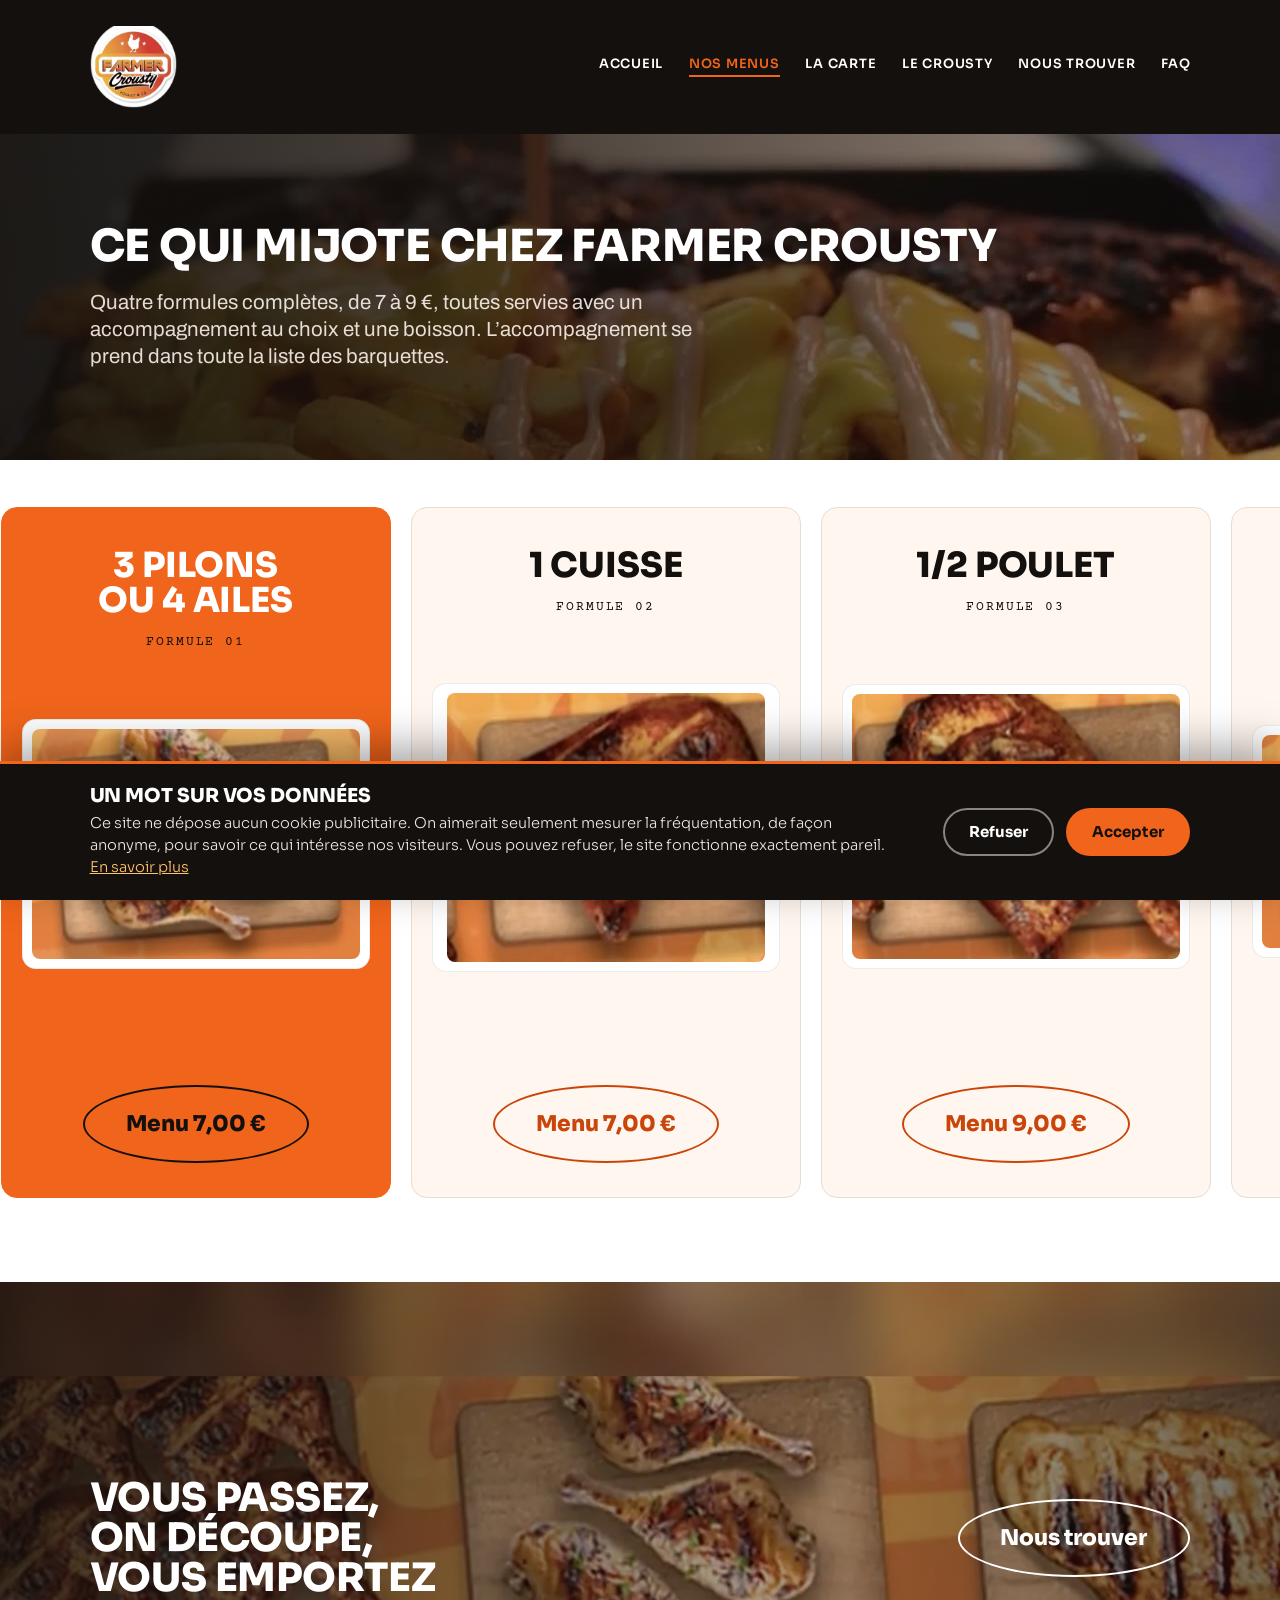
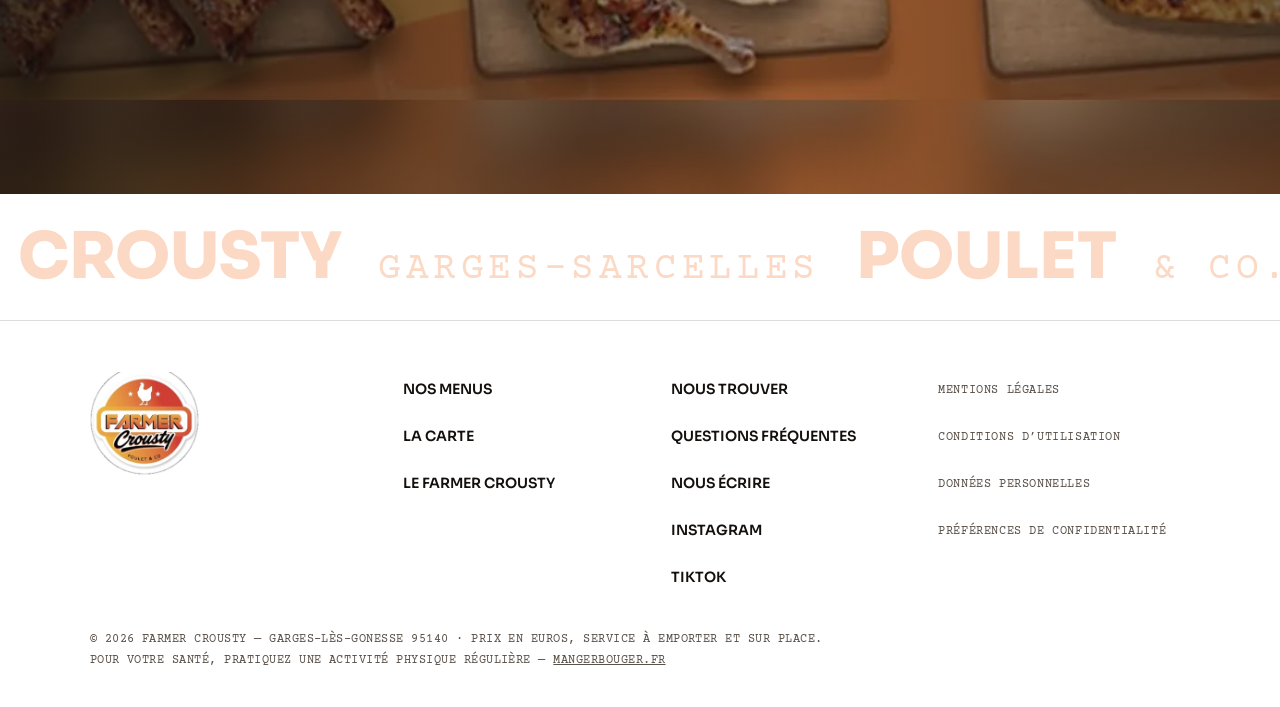
<file: les-menus.html>
<!doctype html>
<html lang="fr">
<head>
<meta charset="utf-8">
<meta name="viewport" content="width=device-width, initial-scale=1, viewport-fit=cover">
<!-- toute ressource appelée en http est basculée en https automatiquement -->
<meta http-equiv="Content-Security-Policy" content="upgrade-insecure-requests">

<title>Menus poulet dès 7 € — Farmer Crousty, Garges-Sarcelles</title>
<meta name="description" content="Cinq formules de 7 à 10 € : 3 pilons ou 4 ailes, cuisse, demi-poulet, escalope marinée ou Farmer Crousty, avec accompagnement au choix et boisson.">
<link rel="canonical" href="https://gracedanieloba-cmyk.github.io/Farmer-Crousty/les-menus.html">
<meta name="robots" content="index, follow">
<meta name="theme-color" content="#F0641B">

<meta property="og:site_name" content="Farmer Crousty">
<meta property="og:title" content="Menus poulet dès 7 € — Farmer Crousty, Garges-Sarcelles">
<meta property="og:description" content="Cinq formules de 7 à 10 € : 3 pilons ou 4 ailes, cuisse, demi-poulet, escalope marinée ou Farmer Crousty, avec accompagnement au choix et boisson.">
<meta property="og:type" content="website">
<meta property="og:locale" content="fr_FR">
<meta property="og:url" content="https://gracedanieloba-cmyk.github.io/Farmer-Crousty/les-menus.html">
<meta property="og:image" content="https://gracedanieloba-cmyk.github.io/Farmer-Crousty/images/og-image.jpg">
<meta property="og:image:width" content="1200">
<meta property="og:image:height" content="630">
<meta property="og:image:alt" content="Poulet rôti à la braise, Farmer Crousty à Garges-Sarcelles">
<meta name="twitter:card" content="summary_large_image">
<meta name="twitter:title" content="Menus poulet dès 7 € — Farmer Crousty, Garges-Sarcelles">
<meta name="twitter:description" content="Cinq formules de 7 à 10 € : 3 pilons ou 4 ailes, cuisse, demi-poulet, escalope marinée ou Farmer Crousty, avec accompagnement au choix et boisson.">
<meta name="twitter:image" content="https://gracedanieloba-cmyk.github.io/Farmer-Crousty/images/og-image.jpg">

<link rel="icon" href="icons/favicon.ico" sizes="any">
<link rel="icon" type="image/png" sizes="32x32" href="icons/favicon-32.png">
<link rel="icon" type="image/png" sizes="16x16" href="icons/favicon-16.png">
<link rel="apple-touch-icon" href="icons/apple-touch-icon.png">
<link rel="manifest" href="site.webmanifest">

<link rel="preconnect" href="https://fonts.googleapis.com">
<link rel="preconnect" href="https://fonts.gstatic.com" crossorigin>
<link rel="preload" as="style" href="https://fonts.googleapis.com/css2?family=Sora:wght@200;300;400;500;600;700;800&family=Archivo:wght@400;500&family=Courier+Prime:wght@400;700&family=Lilita+One&display=swap">
<link rel="stylesheet" href="https://fonts.googleapis.com/css2?family=Sora:wght@200;300;400;500;600;700;800&family=Archivo:wght@400;500&family=Courier+Prime:wght@400;700&family=Lilita+One&display=swap">
<link rel="stylesheet" href="style.css">
<script type="application/ld+json">
{
 "@context": "https://schema.org",
 "@graph": [
  {
   "@type": "BreadcrumbList",
   "itemListElement": [
    {
     "@type": "ListItem",
     "position": 1,
     "name": "Accueil",
     "item": "https://gracedanieloba-cmyk.github.io/Farmer-Crousty/"
    },
    {
     "@type": "ListItem",
     "position": 2,
     "name": "Nos menus",
     "item": "https://gracedanieloba-cmyk.github.io/Farmer-Crousty/les-menus.html"
    }
   ]
  }
 ]
}
</script>
</head>
<body class="inner">
<a class="skip" href="#haut">Aller au contenu</a>
<header class="head solid">
  <div class="wrap head-in">
    <a class="logo" href="index.html" aria-label="Farmer Crousty, accueil"><picture><source srcset="images/logo.webp" type="image/webp"><img src="images/logo.png" alt="Farmer Crousty — Poulet &amp; Co." width="235" height="220" loading="eager" decoding="async"></picture></a>
    <nav class="menu" id="menu">
      <a href="index.html">Accueil</a>
      <a href="#haut" aria-current="page">Nos menus</a>
      <a href="la-carte.html">La carte</a>
      <a href="le-crousty.html">Le Crousty</a>
      <a href="nous-trouver.html">Nous trouver</a>
      <a href="faq.html">FAQ</a>
    </nav>
    <button class="burg" id="burg" type="button" aria-label="Ouvrir le menu" aria-expanded="false" aria-controls="menu">
      <span aria-hidden="true"></span><span aria-hidden="true"></span><span aria-hidden="true"></span>
    </button>
  </div>
</header><div id="haut"></div>
<!-- ====================== LES MENUS ====================== -->
<section class="sec sec-flush" id="menus">
  <div class="vhead">
    <div class="vhead-bg">
      <picture><source srcset="images/mijote_poster.webp" type="image/webp"><img src="images/mijote_poster.jpg" alt="" aria-hidden="true" width="1280" height="720" loading="lazy" decoding="async"></picture>
      <video autoplay muted loop playsinline preload="metadata" poster="images/mijote_poster.jpg" aria-hidden="true" tabindex="-1">
        <source src="mijote.mp4" type="video/mp4">
      </video>
    </div>
    <div class="wrap vhead-in sec-h">
      <h1>Ce qui mijote chez Farmer Crousty</h1>
      <p class="lede">Quatre formules complètes, de 7 à 9 €, toutes servies avec un accompagnement au choix et une boisson. L’accompagnement se prend dans toute la liste des barquettes.</p>
    </div>
  </div>

  <div class="rail">
    <article class="card fill">
      <h3>3 pilons<br>ou 4 ailes</h3>
      <p class="sub">Formule 01</p>
      <div class="card-img"><span><picture><source srcset="images/pilons.webp" type="image/webp"><img src="images/pilons.jpg" alt="Trois pilons de poulet grillés" width="720" height="505" loading="lazy" decoding="async"></picture></span></div>
      <a class="ell ell-w" href="la-carte.html">Menu 7,00 €</a>
    </article>

    <article class="card line">
      <h3>1 cuisse</h3>
      <p class="sub">Formule 02</p>
      <div class="card-img"><span><picture><source srcset="images/cuisse.webp" type="image/webp"><img src="images/cuisse.jpg" alt="Cuisse de poulet grillée, marquée par le gril" width="620" height="524" loading="lazy" decoding="async"></picture></span></div>
      <a class="ell ell-b" href="la-carte.html">Menu 7,00 €</a>
    </article>

    <article class="card line">
      <h3>1/2 poulet</h3>
      <p class="sub">Formule 03</p>
      <div class="card-img"><span><picture><source srcset="images/demi_poulet.webp" type="image/webp"><img src="images/demi_poulet.jpg" alt="Demi-poulet grillé sur une planche en bois" width="720" height="580" loading="lazy" decoding="async"></picture></span></div>
      <a class="ell ell-b" href="la-carte.html">Menu 9,00 €</a>
    </article>

    <article class="card line">
      <h3>Escalope<br>marinée</h3>
      <p class="sub">Formule 04</p>
      <div class="card-img"><span><picture><source srcset="images/escalope.webp" type="image/webp"><img src="images/escalope.jpg" alt="Escalope de poulet marinée, striée par le gril" width="720" height="467" loading="lazy" decoding="async"></picture></span></div>
      <a class="ell ell-b" href="la-carte.html">Menu 8,00 €</a>
    </article>

    <article class="card dark">
      <h3>Farmer<br>Crousty</h3>
      <p class="sub">La signature</p>
      <div class="card-img"><span><picture><source srcset="images/farmer.webp" type="image/webp"><img src="images/farmer.jpg" alt="Le Farmer Crousty : riz, poulet croustillant, sauce et oignons frits" width="1000" height="670" loading="lazy" decoding="async"></picture></span></div>
      <a class="ell ell-w" href="le-crousty.html">Menu 10,00 €</a>
    </article>
  </div>
</section>
<!-- ====================== BANDEAU PHOTO ====================== -->
<section class="strip">
  <div class="strip-bg"><picture><source srcset="images/band.webp" type="image/webp"><img src="images/band.jpg" alt="Cuisses, pilons et escalope de poulet grillés, chacun sur sa planche en bois" width="1920" height="560" loading="lazy" decoding="async"></picture></div>
  <div class="wrap strip-in">
    <h2>Vous passez,<br>on découpe,<br>vous emportez</h2>
    <a class="ell ell-w" href="nous-trouver.html">Nous trouver</a>
  </div>
</section>
<!-- ====================== BANDEAU PÂLE ====================== -->
<div class="wtick" aria-hidden="true">
  <div class="wtick-t">
    <span>Crousty</span><span class="m">Garges-Sarcelles</span><span>Poulet</span><span class="m">&amp; Co.</span>
    <span>Crousty</span><span class="m">Garges-Sarcelles</span><span>Poulet</span><span class="m">&amp; Co.</span>
  </div>
</div>
<!-- ====================== PIED DE PAGE ====================== -->
<footer>
  <div class="wrap">
    <div class="foot">
      <div class="foot-logo">
        <picture><source srcset="images/logo.webp" type="image/webp"><img src="images/logo.png" alt="Farmer Crousty — Poulet &amp; Co." width="235" height="220" loading="eager" decoding="async"></picture>
      </div>
      <nav class="fcol" aria-label="La carte">
        <a href="#haut">Nos menus</a>
        <a href="la-carte.html">La carte</a>
        <a href="le-crousty.html">Le Farmer Crousty</a>
      </nav>
      <nav class="fcol" aria-label="Informations pratiques">
        <a href="nous-trouver.html">Nous trouver</a>
        <a href="faq.html">Questions fréquentes</a>
        <a href="contact.html">Nous écrire</a>
        <a href="https://www.instagram.com/farmer_crousty/" target="_blank" rel="noopener">Instagram</a>
        <a href="https://www.tiktok.com/@farmer_crousty" target="_blank" rel="noopener">TikTok</a>
      </nav>
      <nav class="fcol small" aria-label="Informations légales">
        <a href="mentions-legales.html">Mentions légales</a>
        <a href="cgu.html">Conditions d’utilisation</a>
        <a href="confidentialite.html">Données personnelles</a>
        <button type="button" class="linkish" id="cookie-reopen">Préférences de confidentialité</button>
      </nav>
    </div>
    <p class="legal">
      © <span id="yr">2026</span> Farmer Crousty — Garges-lès-Gonesse 95140 · Prix en euros, service à emporter et sur place.<br>
      Pour votre santé, pratiquez une activité physique régulière — <a href="https://www.mangerbouger.fr" target="_blank" rel="noopener">mangerbouger.fr</a>
    </p>
  </div>
</footer>

<!-- ============ BARRE D'ACTION (téléphone) ============
     Deux gestes qu'on veut faire vite depuis la rue : consulter la carte
     et se faire guider jusqu'à la boutique. Masquée sur ordinateur. -->
<nav class="mobar" id="mobar" aria-label="Accès rapide">
  <a class="mo-carte" href="la-carte.html">
    <svg width="19" height="19" viewBox="0 0 24 24" fill="none" stroke="currentColor" stroke-width="2" stroke-linecap="round" stroke-linejoin="round" aria-hidden="true"><path d="M4 4h16v16H4z"/><path d="M8 9h8M8 13h8M8 17h5"/></svg>
    La carte
  </a>
  <a class="mo-aller" href="https://www.google.com/maps/dir/?api=1&amp;destination=Gare+de+Garges-Sarcelles%2C+95140+Garges-l%C3%A8s-Gonesse" target="_blank" rel="noopener">
    <svg width="19" height="19" viewBox="0 0 24 24" fill="none" stroke="currentColor" stroke-width="2" stroke-linecap="round" stroke-linejoin="round" aria-hidden="true"><path d="M12 21s7-6.2 7-11a7 7 0 1 0-14 0c0 4.8 7 11 7 11z"/><circle cx="12" cy="10" r="2.6"/></svg>
    Y aller
  </a>
</nav>

<!-- ====================== BANDEAU COOKIES ====================== -->
<div class="cookies" id="cookies" role="dialog" aria-modal="false"
     aria-labelledby="cookies-titre" aria-describedby="cookies-texte" hidden>
  <div class="cookies-in">
    <div>
      <h2 id="cookies-titre">Un mot sur vos données</h2>
      <p id="cookies-texte">Ce site ne dépose aucun cookie publicitaire. On aimerait seulement mesurer la fréquentation, de façon anonyme, pour savoir ce qui intéresse nos visiteurs. Vous pouvez refuser, le site fonctionne exactement pareil. <a href="confidentialite.html">En savoir plus</a></p>
    </div>
    <div class="cookies-btns">
      <button type="button" class="ck ck-no" id="cookie-refuse">Refuser</button>
      <button type="button" class="ck ck-yes" id="cookie-accept">Accepter</button>
    </div>
  </div>
</div>

<script>
(function(){
  'use strict';

  /* ================================================ arrivée en haut de page
     En navigation normale le navigateur affiche déjà le haut du document.
     Mais quand le site est affiché dans un cadre (aperçu intégré), c'est la
     page qui contient le cadre qui garde sa position : on se retrouve au
     milieu de la nouvelle page. On remonte donc explicitement, sauf si on
     vise une ancre précise ou si l'on revient en arrière. */
  (function(){
    var nav=(window.performance&&performance.getEntriesByType)
              ? performance.getEntriesByType('navigation')[0] : null;
    if((nav&&nav.type==='back_forward')||location.hash)return;
    var haut=document.getElementById('haut')||document.body;
    window.scrollTo(0,0);
    try{
      if(window.top!==window.self&&haut&&haut.scrollIntoView){
        haut.scrollIntoView({block:'start'});
      }
    }catch(e){}
  })();

  /* ------------------------------ barre d'action fixe sur téléphone
     Visible dès l'arrivée sur la page ; elle s'efface seulement quand le
     menu ou le bandeau cookies occupent déjà le bas de l'écran. */
  var syncBar=function(){};
  var mobar=document.getElementById('mobar');
  if(mobar){
    syncBar=function(){
      var m=document.getElementById('menu');
      var ck=document.getElementById('cookies');
      var libre=(!m||!m.classList.contains('open'))&&(!ck||ck.hidden);
      mobar.classList.toggle('on', libre);
    };
    window.addEventListener('scroll',syncBar,{passive:true});
    window.addEventListener('resize',syncBar);
    syncBar();
  }

  /* ---------------------------------------------------------- menu mobile */
  var burg=document.getElementById('burg'),menu=document.getElementById('menu');
  function setMenu(open){
    if(!menu||!burg)return;
    menu.classList.toggle('open',open);
    burg.setAttribute('aria-expanded',open?'true':'false');
    burg.setAttribute('aria-label',open?'Fermer le menu':'Ouvrir le menu');
    syncBar();
  }
  if(burg&&menu){
    burg.addEventListener('click',function(e){
      e.preventDefault();e.stopPropagation();
      setMenu(!menu.classList.contains('open'));
    });
    menu.addEventListener('click',function(e){ if(e.target.closest('a')){setMenu(false);} });
    document.addEventListener('click',function(e){
      if(menu.classList.contains('open')&&!menu.contains(e.target)&&!burg.contains(e.target)){setMenu(false);}
    });
    document.addEventListener('keydown',function(e){ if(e.key==='Escape'){setMenu(false);} });
    window.addEventListener('pageshow',function(){setMenu(false);});
  }

  /* ------------------------------------------------- en-tête au défilement */
  var head=document.querySelector('.head');
  if(head){
    var onScroll=function(){ head.classList.toggle('stuck',(window.scrollY||window.pageYOffset)>12); };
    onScroll();
    window.addEventListener('scroll',onScroll,{passive:true});
  }

  /* ----------------------------------------------------- « en lire plus » */
  var mb=document.getElementById('morebtn'),mo=document.getElementById('more');
  if(mb&&mo){
    mb.addEventListener('click',function(){
      var o=mo.classList.toggle('open');
      mb.setAttribute('aria-expanded',o?'true':'false');
      mb.querySelector('span').textContent=o?'Réduire':'En lire plus';
    });
  }

  /* -------------------------------------------------- onglets des horaires */
  var tabs=[].slice.call(document.querySelectorAll('[role="tab"]'));
  tabs.forEach(function(t){
    t.addEventListener('click',function(){
      tabs.forEach(function(o){
        var on=o===t;
        o.setAttribute('aria-selected',on?'true':'false');
        var p=document.getElementById(o.getAttribute('aria-controls'));
        if(p){p.hidden=!on;}
      });
    });
  });
  var d=new Date().getDay();
  var li=document.querySelector('.hrs li[data-day="'+d+'"]');
  if(li){
    li.classList.add('now');
    var panel=li.closest('.panel');
    if(panel&&panel.hidden){
      var tb=document.getElementById(panel.getAttribute('aria-labelledby'));
      if(tb){tb.click();}
    }
  }

  /* ------------------------------------ mini-carrousel de la page d'accueil */
  var mrail=document.getElementById('mrail');
  if(mrail){
    var mprev=document.querySelector('[data-mrail="prev"]'),
        mnext=document.querySelector('[data-mrail="next"]'),
        MGAP=16;
    var mstep=function(){
      var c=mrail.querySelector('.mcard');
      return c?Math.round(c.getBoundingClientRect().width)+MGAP:280;
    };
    var mnav=document.querySelector('.mrail-nav');
    var msync=function(){
      var over=mrail.scrollWidth-mrail.clientWidth;
      /* rien à faire glisser : les flèches n'ont pas lieu d'être */
      if(mnav){mnav.hidden=over<=4;}
      if(!mprev||!mnext)return;
      mprev.disabled=mrail.scrollLeft<=2;
      mnext.disabled=mrail.scrollLeft>=over-2;
    };
    if(mprev){mprev.addEventListener('click',function(){mrail.scrollBy({left:-mstep(),behavior:'smooth'});});}
    if(mnext){mnext.addEventListener('click',function(){mrail.scrollBy({left:mstep(),behavior:'smooth'});});}
    mrail.addEventListener('scroll',msync,{passive:true});
    window.addEventListener('resize',msync);
    msync();
  }

  /* ============================================ ouvert ou fermé maintenant
     L'état est déduit du tableau des horaires affiché juste à côté : si les
     horaires changent dans le HTML, cette mention suit toute seule. */
  var statut=document.getElementById('statut');
  if(statut){
    var enMinutes=function(t){
      var m=/(\d{1,2})\s*h\s*(\d{0,2})/i.exec(t);
      return m?parseInt(m[1],10)*60+(m[2]?parseInt(m[2],10):0):null;
    };
    var creneau=function(jour){
      var li=document.querySelector('.hrs li[data-day="'+jour+'"] span');
      if(!li)return null;
      var p=li.textContent.split(/[–—-]/);
      if(p.length<2)return null;
      var d=enMinutes(p[0]),f=enMinutes(p[1]);
      if(d===null||f===null)return null;
      if(f<=d){f+=1440;}          /* fermeture après minuit */
      return {d:d,f:f};
    };
    var now=new Date(),
        jour=now.getDay(),
        min=now.getHours()*60+now.getMinutes(),
        ouvert=false, prochain=null;
    var c=creneau(jour);
    if(c&&min>=c.d&&min<c.f){ouvert=true;}
    /* service de la veille qui se prolonge après minuit */
    if(!ouvert){
      var v=creneau((jour+6)%7);
      if(v&&v.f>1440&&min<v.f-1440){ouvert=true;}
    }
    if(!ouvert){
      for(var i=0;i<7;i++){
        var j=(jour+i)%7, s2=creneau(j);
        if(!s2)continue;
        if(i===0&&min>=s2.d)continue;
        prochain={jour:j,d:s2.d};break;
      }
    }
    var noms=['dimanche','lundi','mardi','mercredi','jeudi','vendredi','samedi'];
    var hhmm=function(m){m=m%1440;return (m/60|0)+'h'+('0'+(m%60)).slice(-2);};
    if(ouvert){
      statut.className='statut';
      statut.textContent='Ouvert maintenant';
    }else{
      statut.className='statut ferme';
      statut.textContent = prochain
        ? (prochain.jour===jour ? 'Fermé · ouvre à '+hhmm(prochain.d)
                                : 'Fermé · ouvre '+noms[prochain.jour]+' à '+hhmm(prochain.d))
        : 'Fermé';
    }
    statut.hidden=false;
  }

  /* ---------------------------------------------------- carte Google Maps */
  var gmap=document.getElementById('gmap');
  if(gmap){
    var loaded=false;
    gmap.addEventListener('load',function(){loaded=true;gmap.hidden=false;});
    setTimeout(function(){ if(!loaded){gmap.hidden=true;} },6000);
  }

  /* ------------------------------------------------------------- l'année */
  ['yr','maj','maj2'].forEach(function(id){
    var e=document.getElementById(id);
    if(e){e.textContent=new Date().getFullYear();}
  });

  /* ================================================= consentement & audience
     Le stockage peut être refusé (navigation privée, réglages) : tout est
     protégé, et en cas d'échec on se contente de ne pas activer la mesure. */
  var KEY='fc-consent';
  function readConsent(){ try{return localStorage.getItem(KEY);}catch(e){return null;} }
  function writeConsent(v){ try{localStorage.setItem(KEY,v);}catch(e){} }

  function loadAnalytics(){
    if(document.getElementById('fc-analytics'))return;
    /* AUDIENCE : Plausible, sans cookie et sans donnée personnelle.
       Remplacez la valeur de data-domain par votre domaine réel.
       Pour Matomo, remplacez ce bloc par le code fourni par Matomo. */
    var s=document.createElement('script');
    s.id='fc-analytics';
    s.defer=true;
    s.setAttribute('data-domain','VOTRE-DOMAINE');
    s.src='https://plausible.io/js/script.js';
    document.head.appendChild(s);
  }

  var banner=document.getElementById('cookies');
  function showBanner(){ if(banner){banner.hidden=false;} syncBar(); }
  function hideBanner(){ if(banner){banner.hidden=true;} syncBar(); }

  var choice=readConsent();
  if(choice==='oui'){ loadAnalytics(); }
  else if(choice!=='non'){ showBanner(); }

  var acc=document.getElementById('cookie-accept'),
      ref=document.getElementById('cookie-refuse'),
      reo=document.getElementById('cookie-reopen');
  if(acc){acc.addEventListener('click',function(){writeConsent('oui');hideBanner();loadAnalytics();});}
  if(ref){ref.addEventListener('click',function(){writeConsent('non');hideBanner();});}
  if(reo){reo.addEventListener('click',function(){showBanner();banner.scrollIntoView({block:'nearest'});});}

  /* ============================================ pré-chargement des pages
     Au survol ou au premier contact du doigt, la page visée est récupérée
     en avance : le clic paraît instantané. */
  var done={};
  function prefetch(href){
    if(!href||done[href])return;
    if(href.indexOf('http')===0||href.indexOf('#')===0||href.indexOf('mailto')===0)return;
    done[href]=true;
    var l=document.createElement('link');
    l.rel='prefetch'; l.href=href; l.as='document';
    document.head.appendChild(l);
  }
  ['mouseover','touchstart','focusin'].forEach(function(ev){
    document.addEventListener(ev,function(e){
      var a=e.target.closest&&e.target.closest('a[href]');
      if(a&&a.origin===location.origin){prefetch(a.getAttribute('href'));}
    },{passive:true,capture:true});
  });

  /* ==================================================== formulaire de contact */
  var form=document.getElementById('contact-form');
  if(form){
    var start=document.getElementById('form-start');
    if(start){start.value=String(Date.now());}

    var counter=document.getElementById('compteur'),
        msg=document.getElementById('message');
    if(counter&&msg){
      var count=function(){ counter.textContent=msg.value.length+' / 1500 caractères'; };
      msg.addEventListener('input',count); count();
    }

    var RULES={
      nom:      {test:function(v){return v.trim().length>=2;},        msg:'Indiquez votre nom, au moins deux caractères.'},
      email:    {test:function(v){return /^[^\s@]+@[^\s@]+\.[a-z]{2,}$/i.test(v.trim());}, msg:'Cette adresse e-mail ne semble pas valide.'},
      tel:      {test:function(v){return v.trim()===''||/^[0-9 +().\-]{6,25}$/.test(v.trim());}, msg:'Ce numéro ne semble pas valide.'},
      message:  {test:function(v){return v.trim().length>=10;},       msg:'Votre message est un peu court : dix caractères au minimum.'}
    };

    function setError(id,text){
      var field=document.getElementById(id),
          box=document.getElementById('err-'+id);
      if(!field||!box)return;
      if(text){
        box.textContent=text; box.hidden=false;
        field.setAttribute('aria-invalid','true');
        field.classList.add('invalid');
      }else{
        box.hidden=true; box.textContent='';
        field.removeAttribute('aria-invalid');
        field.classList.remove('invalid');
      }
    }

    Object.keys(RULES).forEach(function(id){
      var f=document.getElementById(id);
      if(!f)return;
      f.addEventListener('blur',function(){
        setError(id, RULES[id].test(f.value)?'':RULES[id].msg);
      });
      f.addEventListener('input',function(){
        if(f.classList.contains('invalid')&&RULES[id].test(f.value)){setError(id,'');}
      });
    });

    var rgpd=document.getElementById('rgpd');
    if(rgpd){
      rgpd.addEventListener('change',function(){
        var box=document.getElementById('err-rgpd');
        if(rgpd.checked&&box){box.hidden=true;}
      });
    }

    form.addEventListener('submit',function(e){
      var first=null, ok=true;
      Object.keys(RULES).forEach(function(id){
        var f=document.getElementById(id);
        if(!f)return;
        var good=RULES[id].test(f.value);
        setError(id, good?'':RULES[id].msg);
        if(!good){ok=false; if(!first){first=f;}}
      });

      var box=document.getElementById('err-rgpd');
      if(rgpd&&!rgpd.checked){
        ok=false;
        if(box){box.textContent='Merci de cocher cette case pour qu’on puisse vous répondre.';box.hidden=false;}
        if(!first){first=rgpd;}
      }else if(box){box.hidden=true;}

      var st=document.getElementById('form-status');
      if(!ok){
        e.preventDefault();
        if(st){
          st.textContent='Le formulaire n’a pas pu être envoyé : vérifiez les champs signalés ci-dessus.';
          st.hidden=false;
        }
        if(first){first.focus();}
        return;
      }

      /* anti-spam, une fois les champs valides : champ piège rempli,
         ou formulaire expédié en moins de trois secondes */
      var hp=document.getElementById('site-web');
      var tooFast=start&&(Date.now()-Number(start.value)<3000);
      if((hp&&hp.value!=='')||tooFast){
        e.preventDefault();
        if(start){start.value=String(Date.now()-3100);}
        if(st){
          st.textContent='Envoi interrompu par la protection anti-spam. Patientez deux secondes et cliquez à nouveau.';
          st.hidden=false;
        }
        return;
      }
      if(st){st.hidden=true;}
    });
  }
})();
</script>

</body>
</html>
</file>
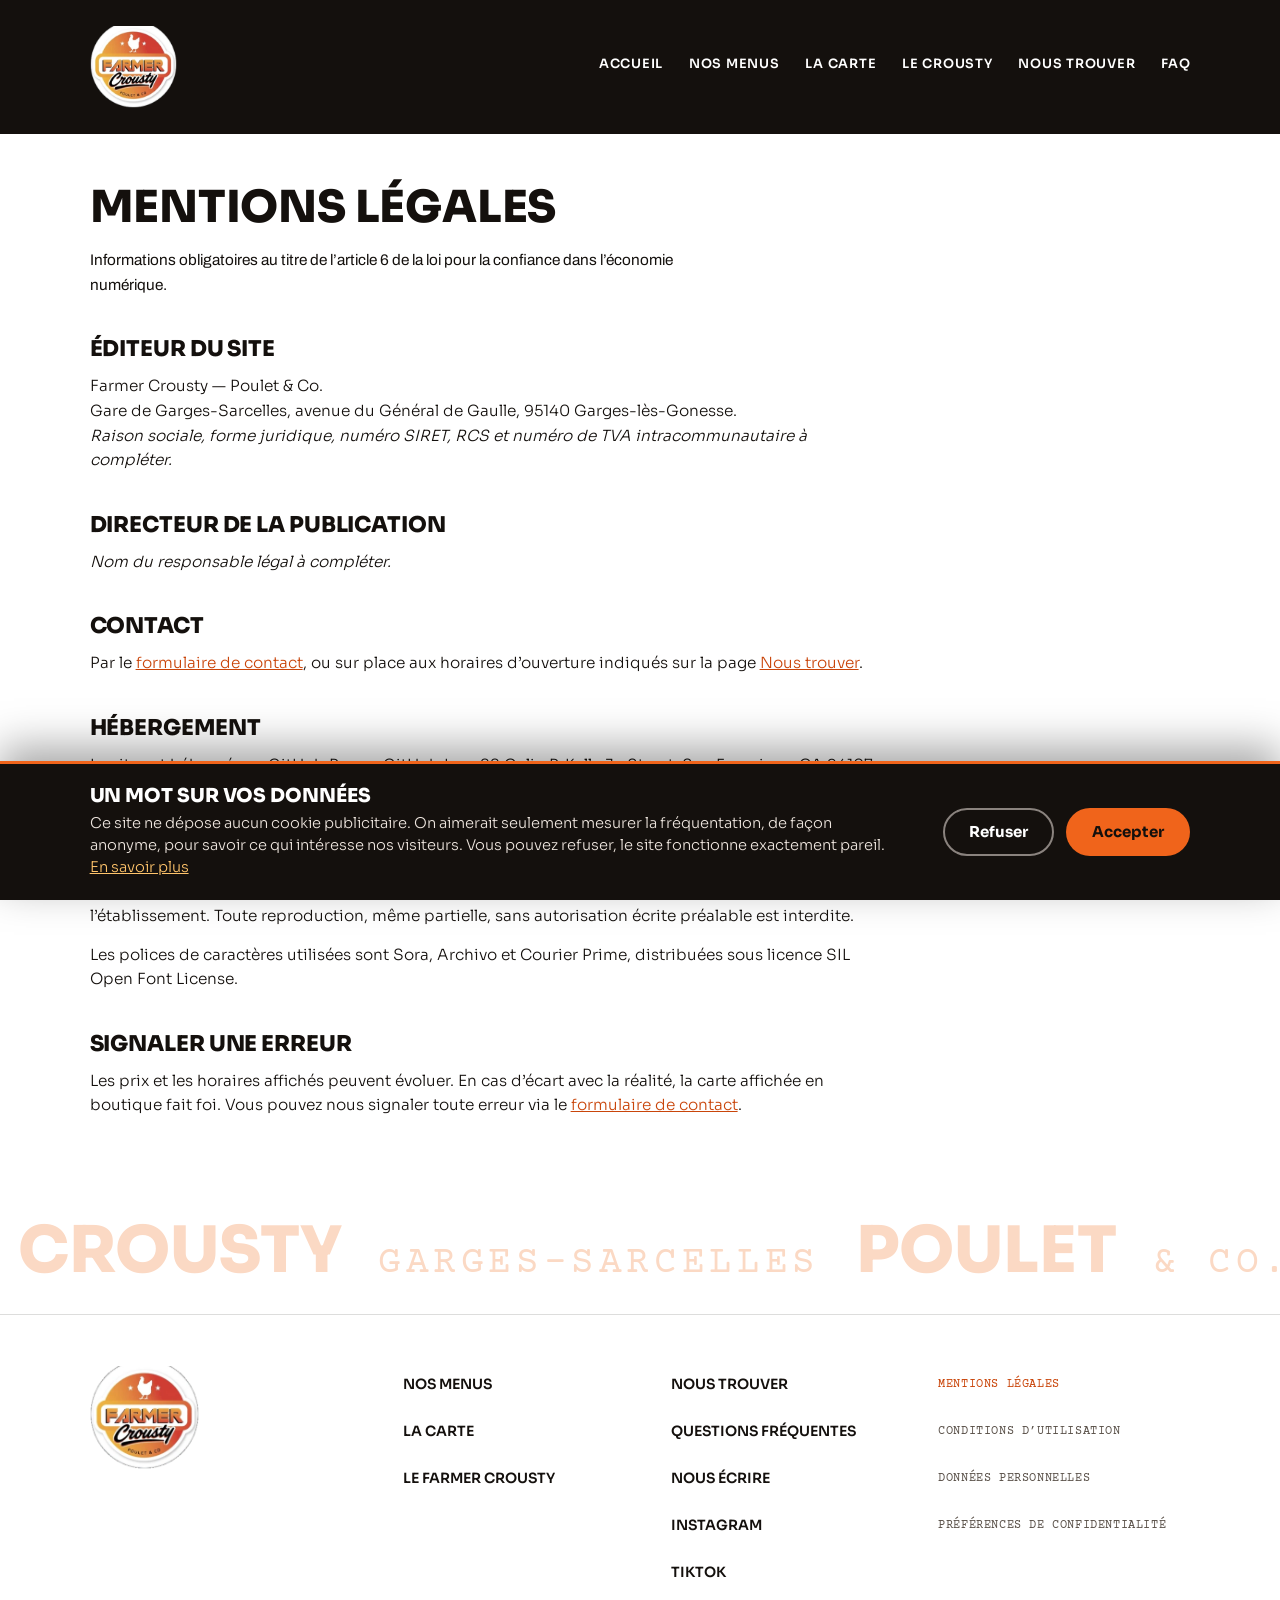
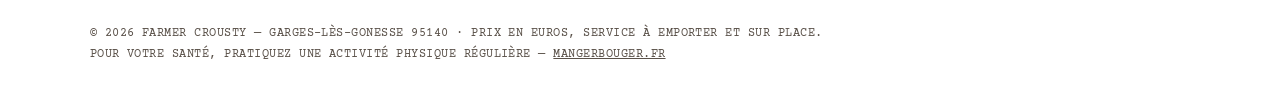
<file: mentions-legales.html>
<!doctype html>
<html lang="fr">
<head>
<meta charset="utf-8">
<meta name="viewport" content="width=device-width, initial-scale=1, viewport-fit=cover">
<!-- toute ressource appelée en http est basculée en https automatiquement -->
<meta http-equiv="Content-Security-Policy" content="upgrade-insecure-requests">

<title>Mentions légales — Farmer Crousty</title>
<meta name="description" content="Éditeur, directeur de la publication, hébergeur et propriété intellectuelle du site Farmer Crousty.">
<link rel="canonical" href="https://gracedanieloba-cmyk.github.io/Farmer-Crousty/mentions-legales.html">
<meta name="robots" content="index, follow">
<meta name="theme-color" content="#F0641B">

<meta property="og:site_name" content="Farmer Crousty">
<meta property="og:title" content="Mentions légales — Farmer Crousty">
<meta property="og:description" content="Éditeur, directeur de la publication, hébergeur et propriété intellectuelle du site Farmer Crousty.">
<meta property="og:type" content="website">
<meta property="og:locale" content="fr_FR">
<meta property="og:url" content="https://gracedanieloba-cmyk.github.io/Farmer-Crousty/mentions-legales.html">
<meta property="og:image" content="https://gracedanieloba-cmyk.github.io/Farmer-Crousty/images/og-image.jpg">
<meta property="og:image:width" content="1200">
<meta property="og:image:height" content="630">
<meta property="og:image:alt" content="Poulet rôti à la braise, Farmer Crousty à Garges-Sarcelles">
<meta name="twitter:card" content="summary_large_image">
<meta name="twitter:title" content="Mentions légales — Farmer Crousty">
<meta name="twitter:description" content="Éditeur, directeur de la publication, hébergeur et propriété intellectuelle du site Farmer Crousty.">
<meta name="twitter:image" content="https://gracedanieloba-cmyk.github.io/Farmer-Crousty/images/og-image.jpg">

<link rel="icon" href="icons/favicon.ico" sizes="any">
<link rel="icon" type="image/png" sizes="32x32" href="icons/favicon-32.png">
<link rel="icon" type="image/png" sizes="16x16" href="icons/favicon-16.png">
<link rel="apple-touch-icon" href="icons/apple-touch-icon.png">
<link rel="manifest" href="site.webmanifest">

<link rel="preconnect" href="https://fonts.googleapis.com">
<link rel="preconnect" href="https://fonts.gstatic.com" crossorigin>
<link rel="preload" as="style" href="https://fonts.googleapis.com/css2?family=Sora:wght@200;300;400;500;600;700;800&family=Archivo:wght@400;500&family=Courier+Prime:wght@400;700&family=Lilita+One&display=swap">
<link rel="stylesheet" href="https://fonts.googleapis.com/css2?family=Sora:wght@200;300;400;500;600;700;800&family=Archivo:wght@400;500&family=Courier+Prime:wght@400;700&family=Lilita+One&display=swap">
<link rel="stylesheet" href="style.css">
<script type="application/ld+json">
{
 "@context": "https://schema.org",
 "@graph": [
  {
   "@type": "BreadcrumbList",
   "itemListElement": [
    {
     "@type": "ListItem",
     "position": 1,
     "name": "Accueil",
     "item": "https://gracedanieloba-cmyk.github.io/Farmer-Crousty/"
    },
    {
     "@type": "ListItem",
     "position": 2,
     "name": "Mentions légales",
     "item": "https://gracedanieloba-cmyk.github.io/Farmer-Crousty/mentions-legales.html"
    }
   ]
  }
 ]
}
</script>
</head>
<body class="inner">
<a class="skip" href="#haut">Aller au contenu</a>
<header class="head solid">
  <div class="wrap head-in">
    <a class="logo" href="index.html" aria-label="Farmer Crousty, accueil"><picture><source srcset="images/logo.webp" type="image/webp"><img src="images/logo.png" alt="Farmer Crousty — Poulet &amp; Co." width="235" height="220" loading="eager" decoding="async"></picture></a>
    <nav class="menu" id="menu">
      <a href="index.html">Accueil</a>
      <a href="les-menus.html">Nos menus</a>
      <a href="la-carte.html">La carte</a>
      <a href="le-crousty.html">Le Crousty</a>
      <a href="nous-trouver.html">Nous trouver</a>
      <a href="faq.html">FAQ</a>
    </nav>
    <button class="burg" id="burg" type="button" aria-label="Ouvrir le menu" aria-expanded="false" aria-controls="menu">
      <span aria-hidden="true"></span><span aria-hidden="true"></span><span aria-hidden="true"></span>
    </button>
  </div>
</header><div id="haut"></div>
<!-- ====================== MENTIONS LÉGALES ====================== -->
<section class="sec doc">
  <div class="wrap">
    <h1>Mentions légales</h1>
    <p class="lede">Informations obligatoires au titre de l’article 6 de la loi pour la confiance dans l’économie numérique.</p>

    <h3>Éditeur du site</h3>
    <!-- À COMPLÉTER : raison sociale, forme juridique, capital, SIRET, RCS, TVA -->
    <p>Farmer Crousty — Poulet &amp; Co.<br>
    Gare de Garges-Sarcelles, avenue du Général de Gaulle, 95140 Garges-lès-Gonesse.<br>
    <em>Raison sociale, forme juridique, numéro SIRET, RCS et numéro de TVA intracommunautaire à compléter.</em></p>

    <h3>Directeur de la publication</h3>
    <p><em>Nom du responsable légal à compléter.</em></p>

    <h3>Contact</h3>
    <p>Par le <a href="contact.html">formulaire de contact</a>, ou sur place aux horaires d’ouverture indiqués sur la page <a href="nous-trouver.html">Nous trouver</a>.</p>

    <h3>Hébergement</h3>
    <p>Le site est hébergé par GitHub Pages, GitHub Inc., 88 Colin P. Kelly Jr. Street, San Francisco, CA 94107, États-Unis.</p>

    <h3>Propriété intellectuelle</h3>
    <p>Le nom Farmer Crousty, le logo, les textes et les photographies présentés sur ce site appartiennent à l’établissement. Toute reproduction, même partielle, sans autorisation écrite préalable est interdite.</p>
    <p>Les polices de caractères utilisées sont Sora, Archivo et Courier&nbsp;Prime, distribuées sous licence SIL Open Font License.</p>

    <h3>Signaler une erreur</h3>
    <p>Les prix et les horaires affichés peuvent évoluer. En cas d’écart avec la réalité, la carte affichée en boutique fait foi. Vous pouvez nous signaler toute erreur via le <a href="contact.html">formulaire de contact</a>.</p>
  </div>
</section>
<!-- ====================== BANDEAU PÂLE ====================== -->
<div class="wtick" aria-hidden="true">
  <div class="wtick-t">
    <span>Crousty</span><span class="m">Garges-Sarcelles</span><span>Poulet</span><span class="m">&amp; Co.</span>
    <span>Crousty</span><span class="m">Garges-Sarcelles</span><span>Poulet</span><span class="m">&amp; Co.</span>
  </div>
</div>
<!-- ====================== PIED DE PAGE ====================== -->
<footer>
  <div class="wrap">
    <div class="foot">
      <div class="foot-logo">
        <picture><source srcset="images/logo.webp" type="image/webp"><img src="images/logo.png" alt="Farmer Crousty — Poulet &amp; Co." width="235" height="220" loading="eager" decoding="async"></picture>
      </div>
      <nav class="fcol" aria-label="La carte">
        <a href="les-menus.html">Nos menus</a>
        <a href="la-carte.html">La carte</a>
        <a href="le-crousty.html">Le Farmer Crousty</a>
      </nav>
      <nav class="fcol" aria-label="Informations pratiques">
        <a href="nous-trouver.html">Nous trouver</a>
        <a href="faq.html">Questions fréquentes</a>
        <a href="contact.html">Nous écrire</a>
        <a href="https://www.instagram.com/farmer_crousty/" target="_blank" rel="noopener">Instagram</a>
        <a href="https://www.tiktok.com/@farmer_crousty" target="_blank" rel="noopener">TikTok</a>
      </nav>
      <nav class="fcol small" aria-label="Informations légales">
        <a href="#haut" aria-current="page">Mentions légales</a>
        <a href="cgu.html">Conditions d’utilisation</a>
        <a href="confidentialite.html">Données personnelles</a>
        <button type="button" class="linkish" id="cookie-reopen">Préférences de confidentialité</button>
      </nav>
    </div>
    <p class="legal">
      © <span id="yr">2026</span> Farmer Crousty — Garges-lès-Gonesse 95140 · Prix en euros, service à emporter et sur place.<br>
      Pour votre santé, pratiquez une activité physique régulière — <a href="https://www.mangerbouger.fr" target="_blank" rel="noopener">mangerbouger.fr</a>
    </p>
  </div>
</footer>

<!-- ============ BARRE D'ACTION (téléphone) ============
     Deux gestes qu'on veut faire vite depuis la rue : consulter la carte
     et se faire guider jusqu'à la boutique. Masquée sur ordinateur. -->
<nav class="mobar" id="mobar" aria-label="Accès rapide">
  <a class="mo-carte" href="la-carte.html">
    <svg width="19" height="19" viewBox="0 0 24 24" fill="none" stroke="currentColor" stroke-width="2" stroke-linecap="round" stroke-linejoin="round" aria-hidden="true"><path d="M4 4h16v16H4z"/><path d="M8 9h8M8 13h8M8 17h5"/></svg>
    La carte
  </a>
  <a class="mo-aller" href="https://www.google.com/maps/dir/?api=1&amp;destination=Gare+de+Garges-Sarcelles%2C+95140+Garges-l%C3%A8s-Gonesse" target="_blank" rel="noopener">
    <svg width="19" height="19" viewBox="0 0 24 24" fill="none" stroke="currentColor" stroke-width="2" stroke-linecap="round" stroke-linejoin="round" aria-hidden="true"><path d="M12 21s7-6.2 7-11a7 7 0 1 0-14 0c0 4.8 7 11 7 11z"/><circle cx="12" cy="10" r="2.6"/></svg>
    Y aller
  </a>
</nav>

<!-- ====================== BANDEAU COOKIES ====================== -->
<div class="cookies" id="cookies" role="dialog" aria-modal="false"
     aria-labelledby="cookies-titre" aria-describedby="cookies-texte" hidden>
  <div class="cookies-in">
    <div>
      <h2 id="cookies-titre">Un mot sur vos données</h2>
      <p id="cookies-texte">Ce site ne dépose aucun cookie publicitaire. On aimerait seulement mesurer la fréquentation, de façon anonyme, pour savoir ce qui intéresse nos visiteurs. Vous pouvez refuser, le site fonctionne exactement pareil. <a href="confidentialite.html">En savoir plus</a></p>
    </div>
    <div class="cookies-btns">
      <button type="button" class="ck ck-no" id="cookie-refuse">Refuser</button>
      <button type="button" class="ck ck-yes" id="cookie-accept">Accepter</button>
    </div>
  </div>
</div>

<script>
(function(){
  'use strict';

  /* ================================================ arrivée en haut de page
     En navigation normale le navigateur affiche déjà le haut du document.
     Mais quand le site est affiché dans un cadre (aperçu intégré), c'est la
     page qui contient le cadre qui garde sa position : on se retrouve au
     milieu de la nouvelle page. On remonte donc explicitement, sauf si on
     vise une ancre précise ou si l'on revient en arrière. */
  (function(){
    var nav=(window.performance&&performance.getEntriesByType)
              ? performance.getEntriesByType('navigation')[0] : null;
    if((nav&&nav.type==='back_forward')||location.hash)return;
    var haut=document.getElementById('haut')||document.body;
    window.scrollTo(0,0);
    try{
      if(window.top!==window.self&&haut&&haut.scrollIntoView){
        haut.scrollIntoView({block:'start'});
      }
    }catch(e){}
  })();

  /* ------------------------------ barre d'action fixe sur téléphone
     Visible dès l'arrivée sur la page ; elle s'efface seulement quand le
     menu ou le bandeau cookies occupent déjà le bas de l'écran. */
  var syncBar=function(){};
  var mobar=document.getElementById('mobar');
  if(mobar){
    syncBar=function(){
      var m=document.getElementById('menu');
      var ck=document.getElementById('cookies');
      var libre=(!m||!m.classList.contains('open'))&&(!ck||ck.hidden);
      mobar.classList.toggle('on', libre);
    };
    window.addEventListener('scroll',syncBar,{passive:true});
    window.addEventListener('resize',syncBar);
    syncBar();
  }

  /* ---------------------------------------------------------- menu mobile */
  var burg=document.getElementById('burg'),menu=document.getElementById('menu');
  function setMenu(open){
    if(!menu||!burg)return;
    menu.classList.toggle('open',open);
    burg.setAttribute('aria-expanded',open?'true':'false');
    burg.setAttribute('aria-label',open?'Fermer le menu':'Ouvrir le menu');
    syncBar();
  }
  if(burg&&menu){
    burg.addEventListener('click',function(e){
      e.preventDefault();e.stopPropagation();
      setMenu(!menu.classList.contains('open'));
    });
    menu.addEventListener('click',function(e){ if(e.target.closest('a')){setMenu(false);} });
    document.addEventListener('click',function(e){
      if(menu.classList.contains('open')&&!menu.contains(e.target)&&!burg.contains(e.target)){setMenu(false);}
    });
    document.addEventListener('keydown',function(e){ if(e.key==='Escape'){setMenu(false);} });
    window.addEventListener('pageshow',function(){setMenu(false);});
  }

  /* ------------------------------------------------- en-tête au défilement */
  var head=document.querySelector('.head');
  if(head){
    var onScroll=function(){ head.classList.toggle('stuck',(window.scrollY||window.pageYOffset)>12); };
    onScroll();
    window.addEventListener('scroll',onScroll,{passive:true});
  }

  /* ----------------------------------------------------- « en lire plus » */
  var mb=document.getElementById('morebtn'),mo=document.getElementById('more');
  if(mb&&mo){
    mb.addEventListener('click',function(){
      var o=mo.classList.toggle('open');
      mb.setAttribute('aria-expanded',o?'true':'false');
      mb.querySelector('span').textContent=o?'Réduire':'En lire plus';
    });
  }

  /* -------------------------------------------------- onglets des horaires */
  var tabs=[].slice.call(document.querySelectorAll('[role="tab"]'));
  tabs.forEach(function(t){
    t.addEventListener('click',function(){
      tabs.forEach(function(o){
        var on=o===t;
        o.setAttribute('aria-selected',on?'true':'false');
        var p=document.getElementById(o.getAttribute('aria-controls'));
        if(p){p.hidden=!on;}
      });
    });
  });
  var d=new Date().getDay();
  var li=document.querySelector('.hrs li[data-day="'+d+'"]');
  if(li){
    li.classList.add('now');
    var panel=li.closest('.panel');
    if(panel&&panel.hidden){
      var tb=document.getElementById(panel.getAttribute('aria-labelledby'));
      if(tb){tb.click();}
    }
  }

  /* ------------------------------------ mini-carrousel de la page d'accueil */
  var mrail=document.getElementById('mrail');
  if(mrail){
    var mprev=document.querySelector('[data-mrail="prev"]'),
        mnext=document.querySelector('[data-mrail="next"]'),
        MGAP=16;
    var mstep=function(){
      var c=mrail.querySelector('.mcard');
      return c?Math.round(c.getBoundingClientRect().width)+MGAP:280;
    };
    var mnav=document.querySelector('.mrail-nav');
    var msync=function(){
      var over=mrail.scrollWidth-mrail.clientWidth;
      /* rien à faire glisser : les flèches n'ont pas lieu d'être */
      if(mnav){mnav.hidden=over<=4;}
      if(!mprev||!mnext)return;
      mprev.disabled=mrail.scrollLeft<=2;
      mnext.disabled=mrail.scrollLeft>=over-2;
    };
    if(mprev){mprev.addEventListener('click',function(){mrail.scrollBy({left:-mstep(),behavior:'smooth'});});}
    if(mnext){mnext.addEventListener('click',function(){mrail.scrollBy({left:mstep(),behavior:'smooth'});});}
    mrail.addEventListener('scroll',msync,{passive:true});
    window.addEventListener('resize',msync);
    msync();
  }

  /* ============================================ ouvert ou fermé maintenant
     L'état est déduit du tableau des horaires affiché juste à côté : si les
     horaires changent dans le HTML, cette mention suit toute seule. */
  var statut=document.getElementById('statut');
  if(statut){
    var enMinutes=function(t){
      var m=/(\d{1,2})\s*h\s*(\d{0,2})/i.exec(t);
      return m?parseInt(m[1],10)*60+(m[2]?parseInt(m[2],10):0):null;
    };
    var creneau=function(jour){
      var li=document.querySelector('.hrs li[data-day="'+jour+'"] span');
      if(!li)return null;
      var p=li.textContent.split(/[–—-]/);
      if(p.length<2)return null;
      var d=enMinutes(p[0]),f=enMinutes(p[1]);
      if(d===null||f===null)return null;
      if(f<=d){f+=1440;}          /* fermeture après minuit */
      return {d:d,f:f};
    };
    var now=new Date(),
        jour=now.getDay(),
        min=now.getHours()*60+now.getMinutes(),
        ouvert=false, prochain=null;
    var c=creneau(jour);
    if(c&&min>=c.d&&min<c.f){ouvert=true;}
    /* service de la veille qui se prolonge après minuit */
    if(!ouvert){
      var v=creneau((jour+6)%7);
      if(v&&v.f>1440&&min<v.f-1440){ouvert=true;}
    }
    if(!ouvert){
      for(var i=0;i<7;i++){
        var j=(jour+i)%7, s2=creneau(j);
        if(!s2)continue;
        if(i===0&&min>=s2.d)continue;
        prochain={jour:j,d:s2.d};break;
      }
    }
    var noms=['dimanche','lundi','mardi','mercredi','jeudi','vendredi','samedi'];
    var hhmm=function(m){m=m%1440;return (m/60|0)+'h'+('0'+(m%60)).slice(-2);};
    if(ouvert){
      statut.className='statut';
      statut.textContent='Ouvert maintenant';
    }else{
      statut.className='statut ferme';
      statut.textContent = prochain
        ? (prochain.jour===jour ? 'Fermé · ouvre à '+hhmm(prochain.d)
                                : 'Fermé · ouvre '+noms[prochain.jour]+' à '+hhmm(prochain.d))
        : 'Fermé';
    }
    statut.hidden=false;
  }

  /* ---------------------------------------------------- carte Google Maps */
  var gmap=document.getElementById('gmap');
  if(gmap){
    var loaded=false;
    gmap.addEventListener('load',function(){loaded=true;gmap.hidden=false;});
    setTimeout(function(){ if(!loaded){gmap.hidden=true;} },6000);
  }

  /* ------------------------------------------------------------- l'année */
  ['yr','maj','maj2'].forEach(function(id){
    var e=document.getElementById(id);
    if(e){e.textContent=new Date().getFullYear();}
  });

  /* ================================================= consentement & audience
     Le stockage peut être refusé (navigation privée, réglages) : tout est
     protégé, et en cas d'échec on se contente de ne pas activer la mesure. */
  var KEY='fc-consent';
  function readConsent(){ try{return localStorage.getItem(KEY);}catch(e){return null;} }
  function writeConsent(v){ try{localStorage.setItem(KEY,v);}catch(e){} }

  function loadAnalytics(){
    if(document.getElementById('fc-analytics'))return;
    /* AUDIENCE : Plausible, sans cookie et sans donnée personnelle.
       Remplacez la valeur de data-domain par votre domaine réel.
       Pour Matomo, remplacez ce bloc par le code fourni par Matomo. */
    var s=document.createElement('script');
    s.id='fc-analytics';
    s.defer=true;
    s.setAttribute('data-domain','VOTRE-DOMAINE');
    s.src='https://plausible.io/js/script.js';
    document.head.appendChild(s);
  }

  var banner=document.getElementById('cookies');
  function showBanner(){ if(banner){banner.hidden=false;} syncBar(); }
  function hideBanner(){ if(banner){banner.hidden=true;} syncBar(); }

  var choice=readConsent();
  if(choice==='oui'){ loadAnalytics(); }
  else if(choice!=='non'){ showBanner(); }

  var acc=document.getElementById('cookie-accept'),
      ref=document.getElementById('cookie-refuse'),
      reo=document.getElementById('cookie-reopen');
  if(acc){acc.addEventListener('click',function(){writeConsent('oui');hideBanner();loadAnalytics();});}
  if(ref){ref.addEventListener('click',function(){writeConsent('non');hideBanner();});}
  if(reo){reo.addEventListener('click',function(){showBanner();banner.scrollIntoView({block:'nearest'});});}

  /* ============================================ pré-chargement des pages
     Au survol ou au premier contact du doigt, la page visée est récupérée
     en avance : le clic paraît instantané. */
  var done={};
  function prefetch(href){
    if(!href||done[href])return;
    if(href.indexOf('http')===0||href.indexOf('#')===0||href.indexOf('mailto')===0)return;
    done[href]=true;
    var l=document.createElement('link');
    l.rel='prefetch'; l.href=href; l.as='document';
    document.head.appendChild(l);
  }
  ['mouseover','touchstart','focusin'].forEach(function(ev){
    document.addEventListener(ev,function(e){
      var a=e.target.closest&&e.target.closest('a[href]');
      if(a&&a.origin===location.origin){prefetch(a.getAttribute('href'));}
    },{passive:true,capture:true});
  });

  /* ==================================================== formulaire de contact */
  var form=document.getElementById('contact-form');
  if(form){
    var start=document.getElementById('form-start');
    if(start){start.value=String(Date.now());}

    var counter=document.getElementById('compteur'),
        msg=document.getElementById('message');
    if(counter&&msg){
      var count=function(){ counter.textContent=msg.value.length+' / 1500 caractères'; };
      msg.addEventListener('input',count); count();
    }

    var RULES={
      nom:      {test:function(v){return v.trim().length>=2;},        msg:'Indiquez votre nom, au moins deux caractères.'},
      email:    {test:function(v){return /^[^\s@]+@[^\s@]+\.[a-z]{2,}$/i.test(v.trim());}, msg:'Cette adresse e-mail ne semble pas valide.'},
      tel:      {test:function(v){return v.trim()===''||/^[0-9 +().\-]{6,25}$/.test(v.trim());}, msg:'Ce numéro ne semble pas valide.'},
      message:  {test:function(v){return v.trim().length>=10;},       msg:'Votre message est un peu court : dix caractères au minimum.'}
    };

    function setError(id,text){
      var field=document.getElementById(id),
          box=document.getElementById('err-'+id);
      if(!field||!box)return;
      if(text){
        box.textContent=text; box.hidden=false;
        field.setAttribute('aria-invalid','true');
        field.classList.add('invalid');
      }else{
        box.hidden=true; box.textContent='';
        field.removeAttribute('aria-invalid');
        field.classList.remove('invalid');
      }
    }

    Object.keys(RULES).forEach(function(id){
      var f=document.getElementById(id);
      if(!f)return;
      f.addEventListener('blur',function(){
        setError(id, RULES[id].test(f.value)?'':RULES[id].msg);
      });
      f.addEventListener('input',function(){
        if(f.classList.contains('invalid')&&RULES[id].test(f.value)){setError(id,'');}
      });
    });

    var rgpd=document.getElementById('rgpd');
    if(rgpd){
      rgpd.addEventListener('change',function(){
        var box=document.getElementById('err-rgpd');
        if(rgpd.checked&&box){box.hidden=true;}
      });
    }

    form.addEventListener('submit',function(e){
      var first=null, ok=true;
      Object.keys(RULES).forEach(function(id){
        var f=document.getElementById(id);
        if(!f)return;
        var good=RULES[id].test(f.value);
        setError(id, good?'':RULES[id].msg);
        if(!good){ok=false; if(!first){first=f;}}
      });

      var box=document.getElementById('err-rgpd');
      if(rgpd&&!rgpd.checked){
        ok=false;
        if(box){box.textContent='Merci de cocher cette case pour qu’on puisse vous répondre.';box.hidden=false;}
        if(!first){first=rgpd;}
      }else if(box){box.hidden=true;}

      var st=document.getElementById('form-status');
      if(!ok){
        e.preventDefault();
        if(st){
          st.textContent='Le formulaire n’a pas pu être envoyé : vérifiez les champs signalés ci-dessus.';
          st.hidden=false;
        }
        if(first){first.focus();}
        return;
      }

      /* anti-spam, une fois les champs valides : champ piège rempli,
         ou formulaire expédié en moins de trois secondes */
      var hp=document.getElementById('site-web');
      var tooFast=start&&(Date.now()-Number(start.value)<3000);
      if((hp&&hp.value!=='')||tooFast){
        e.preventDefault();
        if(start){start.value=String(Date.now()-3100);}
        if(st){
          st.textContent='Envoi interrompu par la protection anti-spam. Patientez deux secondes et cliquez à nouveau.';
          st.hidden=false;
        }
        return;
      }
      if(st){st.hidden=true;}
    });
  }
})();
</script>

</body>
</html>
</file>
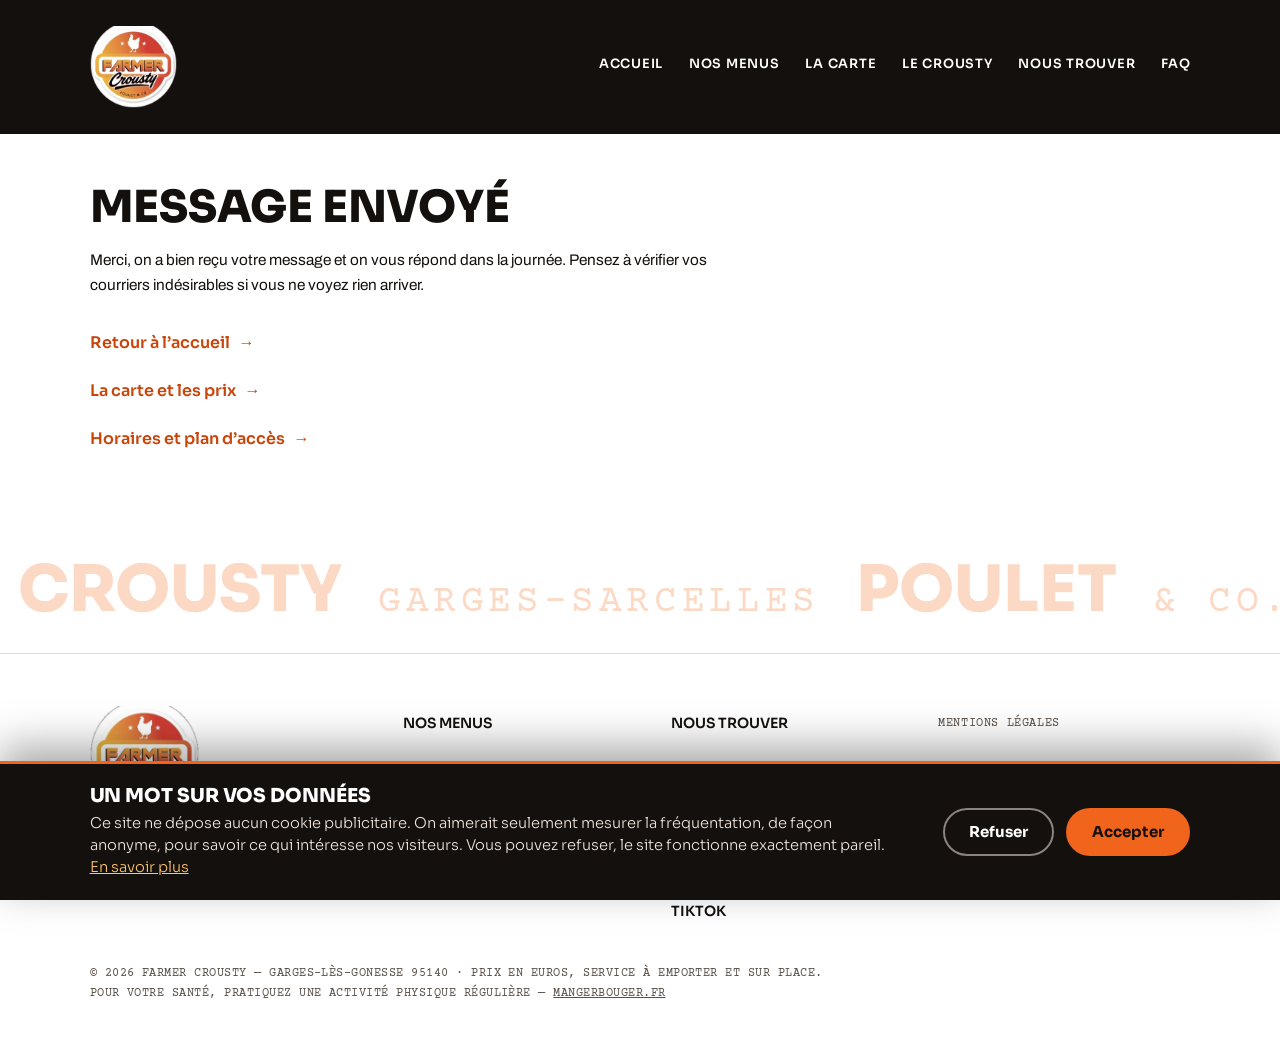
<file: merci.html>
<!doctype html>
<html lang="fr">
<head>
<meta charset="utf-8">
<meta name="viewport" content="width=device-width, initial-scale=1, viewport-fit=cover">
<!-- toute ressource appelée en http est basculée en https automatiquement -->
<meta http-equiv="Content-Security-Policy" content="upgrade-insecure-requests">

<title>Message envoyé — Farmer Crousty</title>
<meta name="description" content="Votre message est parti. On vous répond dans la journée.">
<link rel="canonical" href="https://gracedanieloba-cmyk.github.io/Farmer-Crousty/merci.html">
<meta name="robots" content="noindex, follow">
<meta name="theme-color" content="#F0641B">

<meta property="og:site_name" content="Farmer Crousty">
<meta property="og:title" content="Message envoyé — Farmer Crousty">
<meta property="og:description" content="Votre message est parti. On vous répond dans la journée.">
<meta property="og:type" content="website">
<meta property="og:locale" content="fr_FR">
<meta property="og:url" content="https://gracedanieloba-cmyk.github.io/Farmer-Crousty/merci.html">
<meta property="og:image" content="https://gracedanieloba-cmyk.github.io/Farmer-Crousty/images/og-image.jpg">
<meta property="og:image:width" content="1200">
<meta property="og:image:height" content="630">
<meta property="og:image:alt" content="Poulet rôti à la braise, Farmer Crousty à Garges-Sarcelles">
<meta name="twitter:card" content="summary_large_image">
<meta name="twitter:title" content="Message envoyé — Farmer Crousty">
<meta name="twitter:description" content="Votre message est parti. On vous répond dans la journée.">
<meta name="twitter:image" content="https://gracedanieloba-cmyk.github.io/Farmer-Crousty/images/og-image.jpg">

<link rel="icon" href="icons/favicon.ico" sizes="any">
<link rel="icon" type="image/png" sizes="32x32" href="icons/favicon-32.png">
<link rel="icon" type="image/png" sizes="16x16" href="icons/favicon-16.png">
<link rel="apple-touch-icon" href="icons/apple-touch-icon.png">
<link rel="manifest" href="site.webmanifest">

<link rel="preconnect" href="https://fonts.googleapis.com">
<link rel="preconnect" href="https://fonts.gstatic.com" crossorigin>
<link rel="preload" as="style" href="https://fonts.googleapis.com/css2?family=Sora:wght@200;300;400;500;600;700;800&family=Archivo:wght@400;500&family=Courier+Prime:wght@400;700&family=Lilita+One&display=swap">
<link rel="stylesheet" href="https://fonts.googleapis.com/css2?family=Sora:wght@200;300;400;500;600;700;800&family=Archivo:wght@400;500&family=Courier+Prime:wght@400;700&family=Lilita+One&display=swap">
<link rel="stylesheet" href="style.css">
</head>
<body class="inner">
<a class="skip" href="#haut">Aller au contenu</a>
<header class="head solid">
  <div class="wrap head-in">
    <a class="logo" href="index.html" aria-label="Farmer Crousty, accueil"><picture><source srcset="images/logo.webp" type="image/webp"><img src="images/logo.png" alt="Farmer Crousty — Poulet &amp; Co." width="235" height="220" loading="eager" decoding="async"></picture></a>
    <nav class="menu" id="menu">
      <a href="index.html">Accueil</a>
      <a href="les-menus.html">Nos menus</a>
      <a href="la-carte.html">La carte</a>
      <a href="le-crousty.html">Le Crousty</a>
      <a href="nous-trouver.html">Nous trouver</a>
      <a href="faq.html">FAQ</a>
    </nav>
    <button class="burg" id="burg" type="button" aria-label="Ouvrir le menu" aria-expanded="false" aria-controls="menu">
      <span aria-hidden="true"></span><span aria-hidden="true"></span><span aria-hidden="true"></span>
    </button>
  </div>
</header><div id="haut"></div>
<!-- ====================== MESSAGE ENVOYÉ ====================== -->
<section class="sec doc">
  <div class="wrap">
    <h1>Message envoyé</h1>
    <p class="lede">Merci, on a bien reçu votre message et on vous répond dans la journée. Pensez à vérifier vos courriers indésirables si vous ne voyez rien arriver.</p>
    <nav class="err-links">
      <a class="link-arrow" href="index.html">Retour à l’accueil</a>
      <a class="link-arrow" href="la-carte.html">La carte et les prix</a>
      <a class="link-arrow" href="nous-trouver.html">Horaires et plan d’accès</a>
    </nav>
  </div>
</section>
<!-- ====================== BANDEAU PÂLE ====================== -->
<div class="wtick" aria-hidden="true">
  <div class="wtick-t">
    <span>Crousty</span><span class="m">Garges-Sarcelles</span><span>Poulet</span><span class="m">&amp; Co.</span>
    <span>Crousty</span><span class="m">Garges-Sarcelles</span><span>Poulet</span><span class="m">&amp; Co.</span>
  </div>
</div>
<!-- ====================== PIED DE PAGE ====================== -->
<footer>
  <div class="wrap">
    <div class="foot">
      <div class="foot-logo">
        <picture><source srcset="images/logo.webp" type="image/webp"><img src="images/logo.png" alt="Farmer Crousty — Poulet &amp; Co." width="235" height="220" loading="eager" decoding="async"></picture>
      </div>
      <nav class="fcol" aria-label="La carte">
        <a href="les-menus.html">Nos menus</a>
        <a href="la-carte.html">La carte</a>
        <a href="le-crousty.html">Le Farmer Crousty</a>
      </nav>
      <nav class="fcol" aria-label="Informations pratiques">
        <a href="nous-trouver.html">Nous trouver</a>
        <a href="faq.html">Questions fréquentes</a>
        <a href="contact.html">Nous écrire</a>
        <a href="https://www.instagram.com/farmer_crousty/" target="_blank" rel="noopener">Instagram</a>
        <a href="https://www.tiktok.com/@farmer_crousty" target="_blank" rel="noopener">TikTok</a>
      </nav>
      <nav class="fcol small" aria-label="Informations légales">
        <a href="mentions-legales.html">Mentions légales</a>
        <a href="cgu.html">Conditions d’utilisation</a>
        <a href="confidentialite.html">Données personnelles</a>
        <button type="button" class="linkish" id="cookie-reopen">Préférences de confidentialité</button>
      </nav>
    </div>
    <p class="legal">
      © <span id="yr">2026</span> Farmer Crousty — Garges-lès-Gonesse 95140 · Prix en euros, service à emporter et sur place.<br>
      Pour votre santé, pratiquez une activité physique régulière — <a href="https://www.mangerbouger.fr" target="_blank" rel="noopener">mangerbouger.fr</a>
    </p>
  </div>
</footer>

<!-- ============ BARRE D'ACTION (téléphone) ============
     Deux gestes qu'on veut faire vite depuis la rue : consulter la carte
     et se faire guider jusqu'à la boutique. Masquée sur ordinateur. -->
<nav class="mobar" id="mobar" aria-label="Accès rapide">
  <a class="mo-carte" href="la-carte.html">
    <svg width="19" height="19" viewBox="0 0 24 24" fill="none" stroke="currentColor" stroke-width="2" stroke-linecap="round" stroke-linejoin="round" aria-hidden="true"><path d="M4 4h16v16H4z"/><path d="M8 9h8M8 13h8M8 17h5"/></svg>
    La carte
  </a>
  <a class="mo-aller" href="https://www.google.com/maps/dir/?api=1&amp;destination=Gare+de+Garges-Sarcelles%2C+95140+Garges-l%C3%A8s-Gonesse" target="_blank" rel="noopener">
    <svg width="19" height="19" viewBox="0 0 24 24" fill="none" stroke="currentColor" stroke-width="2" stroke-linecap="round" stroke-linejoin="round" aria-hidden="true"><path d="M12 21s7-6.2 7-11a7 7 0 1 0-14 0c0 4.8 7 11 7 11z"/><circle cx="12" cy="10" r="2.6"/></svg>
    Y aller
  </a>
</nav>

<!-- ====================== BANDEAU COOKIES ====================== -->
<div class="cookies" id="cookies" role="dialog" aria-modal="false"
     aria-labelledby="cookies-titre" aria-describedby="cookies-texte" hidden>
  <div class="cookies-in">
    <div>
      <h2 id="cookies-titre">Un mot sur vos données</h2>
      <p id="cookies-texte">Ce site ne dépose aucun cookie publicitaire. On aimerait seulement mesurer la fréquentation, de façon anonyme, pour savoir ce qui intéresse nos visiteurs. Vous pouvez refuser, le site fonctionne exactement pareil. <a href="confidentialite.html">En savoir plus</a></p>
    </div>
    <div class="cookies-btns">
      <button type="button" class="ck ck-no" id="cookie-refuse">Refuser</button>
      <button type="button" class="ck ck-yes" id="cookie-accept">Accepter</button>
    </div>
  </div>
</div>

<script>
(function(){
  'use strict';

  /* ================================================ arrivée en haut de page
     En navigation normale le navigateur affiche déjà le haut du document.
     Mais quand le site est affiché dans un cadre (aperçu intégré), c'est la
     page qui contient le cadre qui garde sa position : on se retrouve au
     milieu de la nouvelle page. On remonte donc explicitement, sauf si on
     vise une ancre précise ou si l'on revient en arrière. */
  (function(){
    var nav=(window.performance&&performance.getEntriesByType)
              ? performance.getEntriesByType('navigation')[0] : null;
    if((nav&&nav.type==='back_forward')||location.hash)return;
    var haut=document.getElementById('haut')||document.body;
    window.scrollTo(0,0);
    try{
      if(window.top!==window.self&&haut&&haut.scrollIntoView){
        haut.scrollIntoView({block:'start'});
      }
    }catch(e){}
  })();

  /* ------------------------------ barre d'action fixe sur téléphone
     Visible dès l'arrivée sur la page ; elle s'efface seulement quand le
     menu ou le bandeau cookies occupent déjà le bas de l'écran. */
  var syncBar=function(){};
  var mobar=document.getElementById('mobar');
  if(mobar){
    syncBar=function(){
      var m=document.getElementById('menu');
      var ck=document.getElementById('cookies');
      var libre=(!m||!m.classList.contains('open'))&&(!ck||ck.hidden);
      mobar.classList.toggle('on', libre);
    };
    window.addEventListener('scroll',syncBar,{passive:true});
    window.addEventListener('resize',syncBar);
    syncBar();
  }

  /* ---------------------------------------------------------- menu mobile */
  var burg=document.getElementById('burg'),menu=document.getElementById('menu');
  function setMenu(open){
    if(!menu||!burg)return;
    menu.classList.toggle('open',open);
    burg.setAttribute('aria-expanded',open?'true':'false');
    burg.setAttribute('aria-label',open?'Fermer le menu':'Ouvrir le menu');
    syncBar();
  }
  if(burg&&menu){
    burg.addEventListener('click',function(e){
      e.preventDefault();e.stopPropagation();
      setMenu(!menu.classList.contains('open'));
    });
    menu.addEventListener('click',function(e){ if(e.target.closest('a')){setMenu(false);} });
    document.addEventListener('click',function(e){
      if(menu.classList.contains('open')&&!menu.contains(e.target)&&!burg.contains(e.target)){setMenu(false);}
    });
    document.addEventListener('keydown',function(e){ if(e.key==='Escape'){setMenu(false);} });
    window.addEventListener('pageshow',function(){setMenu(false);});
  }

  /* ------------------------------------------------- en-tête au défilement */
  var head=document.querySelector('.head');
  if(head){
    var onScroll=function(){ head.classList.toggle('stuck',(window.scrollY||window.pageYOffset)>12); };
    onScroll();
    window.addEventListener('scroll',onScroll,{passive:true});
  }

  /* ----------------------------------------------------- « en lire plus » */
  var mb=document.getElementById('morebtn'),mo=document.getElementById('more');
  if(mb&&mo){
    mb.addEventListener('click',function(){
      var o=mo.classList.toggle('open');
      mb.setAttribute('aria-expanded',o?'true':'false');
      mb.querySelector('span').textContent=o?'Réduire':'En lire plus';
    });
  }

  /* -------------------------------------------------- onglets des horaires */
  var tabs=[].slice.call(document.querySelectorAll('[role="tab"]'));
  tabs.forEach(function(t){
    t.addEventListener('click',function(){
      tabs.forEach(function(o){
        var on=o===t;
        o.setAttribute('aria-selected',on?'true':'false');
        var p=document.getElementById(o.getAttribute('aria-controls'));
        if(p){p.hidden=!on;}
      });
    });
  });
  var d=new Date().getDay();
  var li=document.querySelector('.hrs li[data-day="'+d+'"]');
  if(li){
    li.classList.add('now');
    var panel=li.closest('.panel');
    if(panel&&panel.hidden){
      var tb=document.getElementById(panel.getAttribute('aria-labelledby'));
      if(tb){tb.click();}
    }
  }

  /* ------------------------------------ mini-carrousel de la page d'accueil */
  var mrail=document.getElementById('mrail');
  if(mrail){
    var mprev=document.querySelector('[data-mrail="prev"]'),
        mnext=document.querySelector('[data-mrail="next"]'),
        MGAP=16;
    var mstep=function(){
      var c=mrail.querySelector('.mcard');
      return c?Math.round(c.getBoundingClientRect().width)+MGAP:280;
    };
    var mnav=document.querySelector('.mrail-nav');
    var msync=function(){
      var over=mrail.scrollWidth-mrail.clientWidth;
      /* rien à faire glisser : les flèches n'ont pas lieu d'être */
      if(mnav){mnav.hidden=over<=4;}
      if(!mprev||!mnext)return;
      mprev.disabled=mrail.scrollLeft<=2;
      mnext.disabled=mrail.scrollLeft>=over-2;
    };
    if(mprev){mprev.addEventListener('click',function(){mrail.scrollBy({left:-mstep(),behavior:'smooth'});});}
    if(mnext){mnext.addEventListener('click',function(){mrail.scrollBy({left:mstep(),behavior:'smooth'});});}
    mrail.addEventListener('scroll',msync,{passive:true});
    window.addEventListener('resize',msync);
    msync();
  }

  /* ============================================ ouvert ou fermé maintenant
     L'état est déduit du tableau des horaires affiché juste à côté : si les
     horaires changent dans le HTML, cette mention suit toute seule. */
  var statut=document.getElementById('statut');
  if(statut){
    var enMinutes=function(t){
      var m=/(\d{1,2})\s*h\s*(\d{0,2})/i.exec(t);
      return m?parseInt(m[1],10)*60+(m[2]?parseInt(m[2],10):0):null;
    };
    var creneau=function(jour){
      var li=document.querySelector('.hrs li[data-day="'+jour+'"] span');
      if(!li)return null;
      var p=li.textContent.split(/[–—-]/);
      if(p.length<2)return null;
      var d=enMinutes(p[0]),f=enMinutes(p[1]);
      if(d===null||f===null)return null;
      if(f<=d){f+=1440;}          /* fermeture après minuit */
      return {d:d,f:f};
    };
    var now=new Date(),
        jour=now.getDay(),
        min=now.getHours()*60+now.getMinutes(),
        ouvert=false, prochain=null;
    var c=creneau(jour);
    if(c&&min>=c.d&&min<c.f){ouvert=true;}
    /* service de la veille qui se prolonge après minuit */
    if(!ouvert){
      var v=creneau((jour+6)%7);
      if(v&&v.f>1440&&min<v.f-1440){ouvert=true;}
    }
    if(!ouvert){
      for(var i=0;i<7;i++){
        var j=(jour+i)%7, s2=creneau(j);
        if(!s2)continue;
        if(i===0&&min>=s2.d)continue;
        prochain={jour:j,d:s2.d};break;
      }
    }
    var noms=['dimanche','lundi','mardi','mercredi','jeudi','vendredi','samedi'];
    var hhmm=function(m){m=m%1440;return (m/60|0)+'h'+('0'+(m%60)).slice(-2);};
    if(ouvert){
      statut.className='statut';
      statut.textContent='Ouvert maintenant';
    }else{
      statut.className='statut ferme';
      statut.textContent = prochain
        ? (prochain.jour===jour ? 'Fermé · ouvre à '+hhmm(prochain.d)
                                : 'Fermé · ouvre '+noms[prochain.jour]+' à '+hhmm(prochain.d))
        : 'Fermé';
    }
    statut.hidden=false;
  }

  /* ---------------------------------------------------- carte Google Maps */
  var gmap=document.getElementById('gmap');
  if(gmap){
    var loaded=false;
    gmap.addEventListener('load',function(){loaded=true;gmap.hidden=false;});
    setTimeout(function(){ if(!loaded){gmap.hidden=true;} },6000);
  }

  /* ------------------------------------------------------------- l'année */
  ['yr','maj','maj2'].forEach(function(id){
    var e=document.getElementById(id);
    if(e){e.textContent=new Date().getFullYear();}
  });

  /* ================================================= consentement & audience
     Le stockage peut être refusé (navigation privée, réglages) : tout est
     protégé, et en cas d'échec on se contente de ne pas activer la mesure. */
  var KEY='fc-consent';
  function readConsent(){ try{return localStorage.getItem(KEY);}catch(e){return null;} }
  function writeConsent(v){ try{localStorage.setItem(KEY,v);}catch(e){} }

  function loadAnalytics(){
    if(document.getElementById('fc-analytics'))return;
    /* AUDIENCE : Plausible, sans cookie et sans donnée personnelle.
       Remplacez la valeur de data-domain par votre domaine réel.
       Pour Matomo, remplacez ce bloc par le code fourni par Matomo. */
    var s=document.createElement('script');
    s.id='fc-analytics';
    s.defer=true;
    s.setAttribute('data-domain','VOTRE-DOMAINE');
    s.src='https://plausible.io/js/script.js';
    document.head.appendChild(s);
  }

  var banner=document.getElementById('cookies');
  function showBanner(){ if(banner){banner.hidden=false;} syncBar(); }
  function hideBanner(){ if(banner){banner.hidden=true;} syncBar(); }

  var choice=readConsent();
  if(choice==='oui'){ loadAnalytics(); }
  else if(choice!=='non'){ showBanner(); }

  var acc=document.getElementById('cookie-accept'),
      ref=document.getElementById('cookie-refuse'),
      reo=document.getElementById('cookie-reopen');
  if(acc){acc.addEventListener('click',function(){writeConsent('oui');hideBanner();loadAnalytics();});}
  if(ref){ref.addEventListener('click',function(){writeConsent('non');hideBanner();});}
  if(reo){reo.addEventListener('click',function(){showBanner();banner.scrollIntoView({block:'nearest'});});}

  /* ============================================ pré-chargement des pages
     Au survol ou au premier contact du doigt, la page visée est récupérée
     en avance : le clic paraît instantané. */
  var done={};
  function prefetch(href){
    if(!href||done[href])return;
    if(href.indexOf('http')===0||href.indexOf('#')===0||href.indexOf('mailto')===0)return;
    done[href]=true;
    var l=document.createElement('link');
    l.rel='prefetch'; l.href=href; l.as='document';
    document.head.appendChild(l);
  }
  ['mouseover','touchstart','focusin'].forEach(function(ev){
    document.addEventListener(ev,function(e){
      var a=e.target.closest&&e.target.closest('a[href]');
      if(a&&a.origin===location.origin){prefetch(a.getAttribute('href'));}
    },{passive:true,capture:true});
  });

  /* ==================================================== formulaire de contact */
  var form=document.getElementById('contact-form');
  if(form){
    var start=document.getElementById('form-start');
    if(start){start.value=String(Date.now());}

    var counter=document.getElementById('compteur'),
        msg=document.getElementById('message');
    if(counter&&msg){
      var count=function(){ counter.textContent=msg.value.length+' / 1500 caractères'; };
      msg.addEventListener('input',count); count();
    }

    var RULES={
      nom:      {test:function(v){return v.trim().length>=2;},        msg:'Indiquez votre nom, au moins deux caractères.'},
      email:    {test:function(v){return /^[^\s@]+@[^\s@]+\.[a-z]{2,}$/i.test(v.trim());}, msg:'Cette adresse e-mail ne semble pas valide.'},
      tel:      {test:function(v){return v.trim()===''||/^[0-9 +().\-]{6,25}$/.test(v.trim());}, msg:'Ce numéro ne semble pas valide.'},
      message:  {test:function(v){return v.trim().length>=10;},       msg:'Votre message est un peu court : dix caractères au minimum.'}
    };

    function setError(id,text){
      var field=document.getElementById(id),
          box=document.getElementById('err-'+id);
      if(!field||!box)return;
      if(text){
        box.textContent=text; box.hidden=false;
        field.setAttribute('aria-invalid','true');
        field.classList.add('invalid');
      }else{
        box.hidden=true; box.textContent='';
        field.removeAttribute('aria-invalid');
        field.classList.remove('invalid');
      }
    }

    Object.keys(RULES).forEach(function(id){
      var f=document.getElementById(id);
      if(!f)return;
      f.addEventListener('blur',function(){
        setError(id, RULES[id].test(f.value)?'':RULES[id].msg);
      });
      f.addEventListener('input',function(){
        if(f.classList.contains('invalid')&&RULES[id].test(f.value)){setError(id,'');}
      });
    });

    var rgpd=document.getElementById('rgpd');
    if(rgpd){
      rgpd.addEventListener('change',function(){
        var box=document.getElementById('err-rgpd');
        if(rgpd.checked&&box){box.hidden=true;}
      });
    }

    form.addEventListener('submit',function(e){
      var first=null, ok=true;
      Object.keys(RULES).forEach(function(id){
        var f=document.getElementById(id);
        if(!f)return;
        var good=RULES[id].test(f.value);
        setError(id, good?'':RULES[id].msg);
        if(!good){ok=false; if(!first){first=f;}}
      });

      var box=document.getElementById('err-rgpd');
      if(rgpd&&!rgpd.checked){
        ok=false;
        if(box){box.textContent='Merci de cocher cette case pour qu’on puisse vous répondre.';box.hidden=false;}
        if(!first){first=rgpd;}
      }else if(box){box.hidden=true;}

      var st=document.getElementById('form-status');
      if(!ok){
        e.preventDefault();
        if(st){
          st.textContent='Le formulaire n’a pas pu être envoyé : vérifiez les champs signalés ci-dessus.';
          st.hidden=false;
        }
        if(first){first.focus();}
        return;
      }

      /* anti-spam, une fois les champs valides : champ piège rempli,
         ou formulaire expédié en moins de trois secondes */
      var hp=document.getElementById('site-web');
      var tooFast=start&&(Date.now()-Number(start.value)<3000);
      if((hp&&hp.value!=='')||tooFast){
        e.preventDefault();
        if(start){start.value=String(Date.now()-3100);}
        if(st){
          st.textContent='Envoi interrompu par la protection anti-spam. Patientez deux secondes et cliquez à nouveau.';
          st.hidden=false;
        }
        return;
      }
      if(st){st.hidden=true;}
    });
  }
})();
</script>

</body>
</html>
</file>
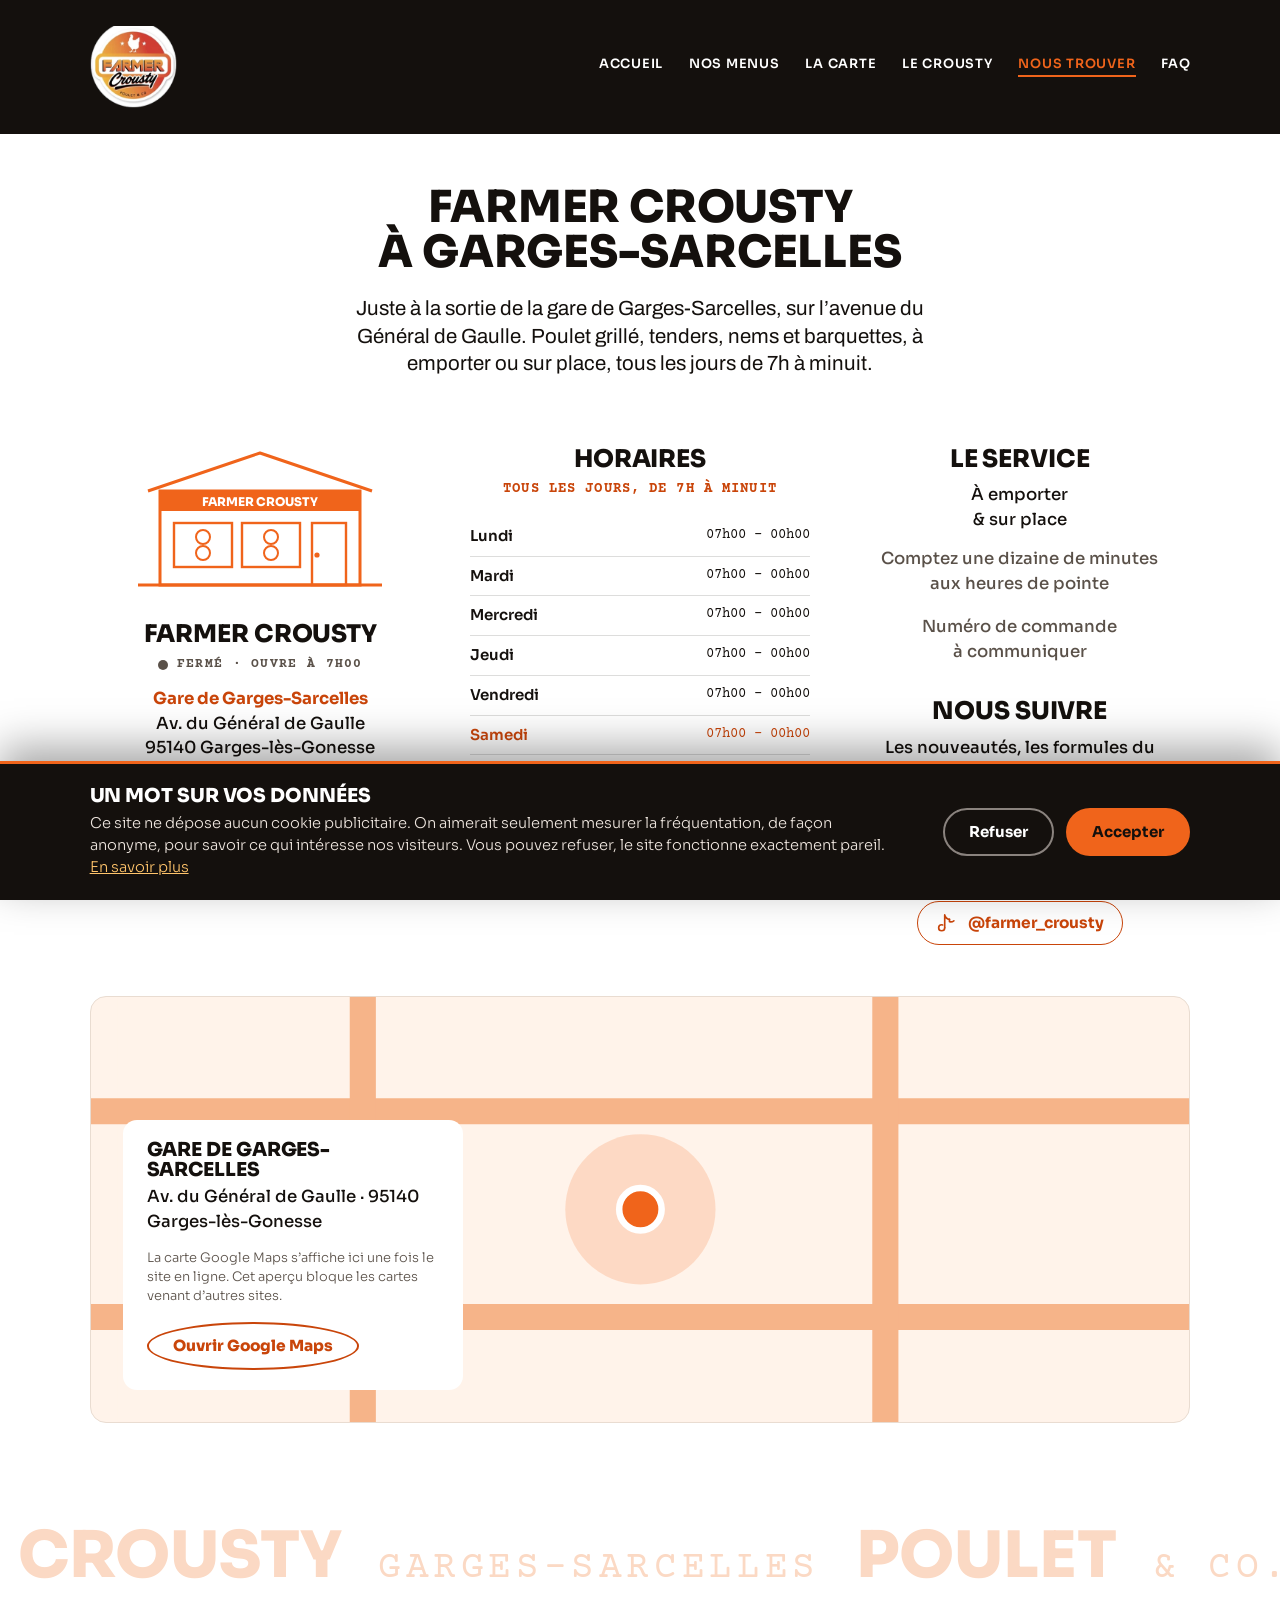
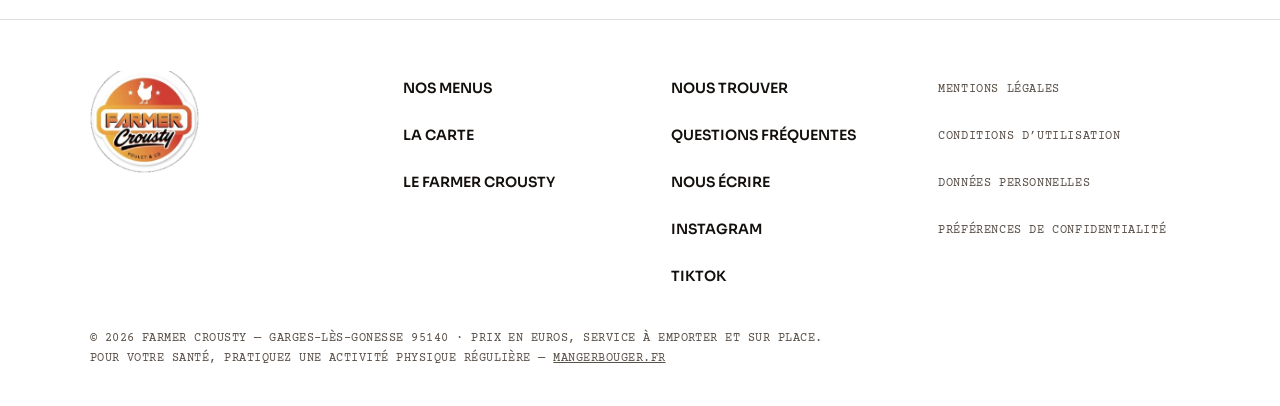
<file: nous-trouver.html>
<!doctype html>
<html lang="fr">
<head>
<meta charset="utf-8">
<meta name="viewport" content="width=device-width, initial-scale=1, viewport-fit=cover">
<!-- toute ressource appelée en http est basculée en https automatiquement -->
<meta http-equiv="Content-Security-Policy" content="upgrade-insecure-requests">

<title>Adresse et horaires — Farmer Crousty, Garges-Sarcelles</title>
<meta name="description" content="Farmer Crousty, avenue du Général de Gaulle à Garges-lès-Gonesse, à la sortie de la gare RER D Garges-Sarcelles. Horaires, plan et itinéraire.">
<link rel="canonical" href="https://gracedanieloba-cmyk.github.io/Farmer-Crousty/nous-trouver.html">
<meta name="robots" content="index, follow">
<meta name="theme-color" content="#F0641B">

<meta property="og:site_name" content="Farmer Crousty">
<meta property="og:title" content="Adresse et horaires — Farmer Crousty, Garges-Sarcelles">
<meta property="og:description" content="Farmer Crousty, avenue du Général de Gaulle à Garges-lès-Gonesse, à la sortie de la gare RER D Garges-Sarcelles. Horaires, plan et itinéraire.">
<meta property="og:type" content="website">
<meta property="og:locale" content="fr_FR">
<meta property="og:url" content="https://gracedanieloba-cmyk.github.io/Farmer-Crousty/nous-trouver.html">
<meta property="og:image" content="https://gracedanieloba-cmyk.github.io/Farmer-Crousty/images/og-image.jpg">
<meta property="og:image:width" content="1200">
<meta property="og:image:height" content="630">
<meta property="og:image:alt" content="Poulet rôti à la braise, Farmer Crousty à Garges-Sarcelles">
<meta name="twitter:card" content="summary_large_image">
<meta name="twitter:title" content="Adresse et horaires — Farmer Crousty, Garges-Sarcelles">
<meta name="twitter:description" content="Farmer Crousty, avenue du Général de Gaulle à Garges-lès-Gonesse, à la sortie de la gare RER D Garges-Sarcelles. Horaires, plan et itinéraire.">
<meta name="twitter:image" content="https://gracedanieloba-cmyk.github.io/Farmer-Crousty/images/og-image.jpg">

<link rel="icon" href="icons/favicon.ico" sizes="any">
<link rel="icon" type="image/png" sizes="32x32" href="icons/favicon-32.png">
<link rel="icon" type="image/png" sizes="16x16" href="icons/favicon-16.png">
<link rel="apple-touch-icon" href="icons/apple-touch-icon.png">
<link rel="manifest" href="site.webmanifest">

<link rel="preconnect" href="https://fonts.googleapis.com">
<link rel="preconnect" href="https://fonts.gstatic.com" crossorigin>
<link rel="preload" as="style" href="https://fonts.googleapis.com/css2?family=Sora:wght@200;300;400;500;600;700;800&family=Archivo:wght@400;500&family=Courier+Prime:wght@400;700&family=Lilita+One&display=swap">
<link rel="stylesheet" href="https://fonts.googleapis.com/css2?family=Sora:wght@200;300;400;500;600;700;800&family=Archivo:wght@400;500&family=Courier+Prime:wght@400;700&family=Lilita+One&display=swap">
<link rel="stylesheet" href="style.css">
<script type="application/ld+json">
{
 "@context": "https://schema.org",
 "@graph": [
  {
   "@type": "BreadcrumbList",
   "itemListElement": [
    {
     "@type": "ListItem",
     "position": 1,
     "name": "Accueil",
     "item": "https://gracedanieloba-cmyk.github.io/Farmer-Crousty/"
    },
    {
     "@type": "ListItem",
     "position": 2,
     "name": "Nous trouver",
     "item": "https://gracedanieloba-cmyk.github.io/Farmer-Crousty/nous-trouver.html"
    }
   ]
  },
  {
   "@type": "FastFoodRestaurant",
   "@id": "https://gracedanieloba-cmyk.github.io/Farmer-Crousty/#restaurant",
   "name": "Farmer Crousty",
   "alternateName": "Farmer Crousty — Poulet & Co.",
   "description": "Fast-food de poulet à la sortie de la gare RER D de Garges-Sarcelles : poulet grillé, tenders, Farmer Crousty, barquettes et sauces maison, à emporter ou sur place.",
   "url": "https://gracedanieloba-cmyk.github.io/Farmer-Crousty/",
   "logo": "https://gracedanieloba-cmyk.github.io/Farmer-Crousty/images/logo.png",
   "image": [
    "https://gracedanieloba-cmyk.github.io/Farmer-Crousty/images/og-image.jpg",
    "https://gracedanieloba-cmyk.github.io/Farmer-Crousty/images/roti_maison.jpg",
    "https://gracedanieloba-cmyk.github.io/Farmer-Crousty/images/farmer.jpg"
   ],
   "servesCuisine": [
    "Poulet",
    "Fast-food",
    "Street food"
   ],
   "priceRange": "€",
   "currenciesAccepted": "EUR",
   "acceptsReservations": false,
   "hasMenu": {
    "@id": "https://gracedanieloba-cmyk.github.io/Farmer-Crousty/la-carte.html#menu"
   },
   "address": {
    "@type": "PostalAddress",
    "streetAddress": "Avenue du Général de Gaulle, gare de Garges-Sarcelles",
    "addressLocality": "Garges-lès-Gonesse",
    "postalCode": "95140",
    "addressRegion": "Île-de-France",
    "addressCountry": "FR"
   },
   "areaServed": [
    "Garges-lès-Gonesse",
    "Sarcelles"
   ],
   "openingHoursSpecification": [
    {
     "@type": "OpeningHoursSpecification",
     "dayOfWeek": [
      "Monday",
      "Tuesday",
      "Wednesday",
      "Thursday",
      "Friday",
      "Saturday",
      "Sunday"
     ],
     "opens": "07:00",
     "closes": "23:59"
    }
   ],
   "sameAs": [
    "https://www.instagram.com/farmer_crousty/",
    "https://www.tiktok.com/@farmer_crousty"
   ]
  }
 ]
}
</script>
</head>
<body class="inner">
<a class="skip" href="#haut">Aller au contenu</a>
<header class="head solid">
  <div class="wrap head-in">
    <a class="logo" href="index.html" aria-label="Farmer Crousty, accueil"><picture><source srcset="images/logo.webp" type="image/webp"><img src="images/logo.png" alt="Farmer Crousty — Poulet &amp; Co." width="235" height="220" loading="eager" decoding="async"></picture></a>
    <nav class="menu" id="menu">
      <a href="index.html">Accueil</a>
      <a href="les-menus.html">Nos menus</a>
      <a href="la-carte.html">La carte</a>
      <a href="le-crousty.html">Le Crousty</a>
      <a href="#haut" aria-current="page">Nous trouver</a>
      <a href="faq.html">FAQ</a>
    </nav>
    <button class="burg" id="burg" type="button" aria-label="Ouvrir le menu" aria-expanded="false" aria-controls="menu">
      <span aria-hidden="true"></span><span aria-hidden="true"></span><span aria-hidden="true"></span>
    </button>
  </div>
</header><div id="haut"></div>
<!-- ====================== NOUS TROUVER ====================== -->
<section class="sec" id="trouver">
  <div class="wrap sec-h" style="text-align:center">
    <h1>Farmer Crousty<br>à Garges-Sarcelles</h1>
    <p class="lede" style="margin-inline:auto">Juste à la sortie de la gare de Garges-Sarcelles, sur l’avenue du Général de Gaulle. Poulet grillé, tenders, nems et barquettes, à emporter ou sur place, tous les jours de 7h à minuit.</p>
  </div>

  <div class="wrap">

    <div class="shop">
      <div class="shop-col">
        <svg class="ill" viewBox="0 0 260 170" role="img" aria-label="Devanture de la boutique Farmer Crousty">
          <rect x="0" y="0" width="260" height="170" fill="none"/>
          <path d="M18 62 L130 24 L242 62" fill="none" stroke="#F0641B" stroke-width="3" stroke-linejoin="round"/>
          <rect x="30" y="62" width="200" height="94" fill="none" stroke="#F0641B" stroke-width="3"/>
          <rect x="30" y="62" width="200" height="20" fill="#F0641B"/>
          <text x="130" y="77" text-anchor="middle" fill="#fff" font-family="Sora,sans-serif" font-weight="800" font-size="12">FARMER CROUSTY</text>
          <rect x="44" y="94" width="58" height="44" fill="none" stroke="#F0641B" stroke-width="2.4"/>
          <rect x="112" y="94" width="58" height="44" fill="none" stroke="#F0641B" stroke-width="2.4"/>
          <rect x="182" y="94" width="34" height="62" fill="none" stroke="#F0641B" stroke-width="2.4"/>
          <circle cx="187" cy="126" r="2.6" fill="#F0641B"/>
          <g stroke="#F0641B" stroke-width="2" fill="none">
            <circle cx="73" cy="108" r="7"/><circle cx="73" cy="124" r="7"/>
            <circle cx="141" cy="108" r="7"/><circle cx="141" cy="124" r="7"/>
          </g>
          <path d="M8 156 h244" stroke="#F0641B" stroke-width="3"/>
        </svg>
        <h4>Farmer Crousty</h4>
        <p class="statut" id="statut" hidden></p>
        <!-- ADRESSE : remplacer par l'adresse exacte de la boutique -->
        <p class="addr"><strong>Gare de Garges-Sarcelles</strong>Av. du Général de Gaulle<br>95140 Garges-lès-Gonesse</p>
        <span class="pill">RER D · Garges-Sarcelles</span>
        <div class="shop-acts">
          <a class="pill pill-full" href="https://www.google.com/maps/dir/?api=1&amp;destination=Gare+de+Garges-Sarcelles%2C+95140+Garges-l%C3%A8s-Gonesse" target="_blank" rel="noopener">Itinéraire</a>
          <a class="pill" href="https://www.google.com/maps/search/?api=1&amp;query=Gare+de+Garges-Sarcelles%2C+95140+Garges-l%C3%A8s-Gonesse" target="_blank" rel="noopener">Ouvrir le plan</a>
        </div>
      </div>

      <div class="shop-col">
        <h4>Horaires</h4>
        <!-- HORAIRES : une ligne par jour. « 00h00 » en fin de plage = minuit.
             La mention « Ouvert maintenant » et les données Google suivent ce tableau. -->
        <p class="hrs-resume">Tous les jours, de 7h à minuit</p>
        <ul class="hrs">
            <li data-day="1"><b>Lundi</b><span>07h00 – 00h00</span></li>
            <li data-day="2"><b>Mardi</b><span>07h00 – 00h00</span></li>
            <li data-day="3"><b>Mercredi</b><span>07h00 – 00h00</span></li>
            <li data-day="4"><b>Jeudi</b><span>07h00 – 00h00</span></li>
            <li data-day="5"><b>Vendredi</b><span>07h00 – 00h00</span></li>
            <li data-day="6"><b>Samedi</b><span>07h00 – 00h00</span></li>
            <li data-day="0"><b>Dimanche</b><span>07h00 – 00h00</span></li>
        </ul>
      </div>

      <div class="shop-col">
        <h4>Le service</h4>
        <p class="addr">À emporter<br>&amp; sur place</p>
        <p class="addr" style="margin-top:14px;color:var(--muted)">Comptez une dizaine de minutes<br>aux heures de pointe</p>
        <!-- TÉLÉPHONE : remplacer par le numéro du restaurant, ici et dans la FAQ -->
        <p class="addr" style="margin-top:18px;color:var(--muted)">Numéro de commande<br>à communiquer</p>

        <h4 style="margin-top:34px">Nous suivre</h4>
        <p class="addr">Les nouveautés, les formules du moment et les coups de cœur, sur Instagram et TikTok</p>
        <div class="social">
          <a class="ig-link" href="https://www.instagram.com/farmer_crousty/" target="_blank" rel="noopener">
            <svg class="ig-ico" width="22" height="22" viewBox="0 0 24 24" fill="none" stroke="currentColor" stroke-width="1.8" aria-hidden="true"><rect x="2.5" y="2.5" width="19" height="19" rx="5.5"/><circle cx="12" cy="12" r="4.2"/><circle cx="17.6" cy="6.4" r="1.2" fill="currentColor" stroke="none"/></svg>
            <span>@farmer_crousty</span>
            <span class="sr">sur Instagram</span>
          </a>
          <a class="ig-link" href="https://www.tiktok.com/@farmer_crousty" target="_blank" rel="noopener">
            <svg class="ig-ico" width="22" height="22" viewBox="0 0 24 24" fill="none" stroke="currentColor" stroke-width="1.8" stroke-linecap="round" stroke-linejoin="round" aria-hidden="true"><path d="M9.5 17.2a3.3 3.3 0 1 1-3.3-3.3c.4 0 .8.06 1.1.18"/><path d="M9.5 17.2V3.2c.7 2.6 2.6 4.4 5.2 4.8"/><path d="M14.7 8v2.6c2 .3 3.6-.1 4.8-1"/></svg>
            <span>@farmer_crousty</span>
            <span class="sr">sur TikTok</span>
          </a>
        </div>
      </div>
    </div>

    <div class="mapbox">
      <div class="map-fb">
        <svg viewBox="0 0 640 260" aria-hidden="true">
          <rect width="640" height="260" fill="#FFF3EA"/>
          <g stroke="#F6B489" stroke-width="16" fill="none">
            <path d="M-20 70 H660"/><path d="M-20 196 H660"/>
            <path d="M150 -20 V280"/><path d="M470 -20 V280"/>
          </g>
          <circle cx="320" cy="130" r="46" fill="rgba(240,100,27,.18)"/>
          <circle cx="320" cy="130" r="13" fill="#F0641B" stroke="#fff" stroke-width="4"/>
        </svg>
        <div class="map-fb-card">
          <h4>Gare de Garges-Sarcelles</h4>
          <p class="addr">Av. du Général de Gaulle · 95140 Garges-lès-Gonesse</p>
          <p class="fb-note">La carte Google Maps s’affiche ici une fois le site en ligne. Cet aperçu bloque les cartes venant d’autres sites.</p>
          <a class="ell ell-b" href="https://www.google.com/maps/search/?api=1&amp;query=Gare+de+Garges-Sarcelles%2C+95140+Garges-l%C3%A8s-Gonesse" target="_blank" rel="noopener">Ouvrir Google Maps</a>
        </div>
      </div>
      <!-- CARTE GOOGLE MAPS — vraie carte interactive, sans clé API.
           Pour la recentrer sur l'adresse exacte : remplacer le texte après q= .
           (Ou coller ici le code « Partager > Intégrer une carte » de Google Maps.) -->
      <iframe id="gmap"
        title="Carte Google Maps — Farmer Crousty, gare de Garges-Sarcelles"
        src="https://maps.google.com/maps?q=Gare+de+Garges-Sarcelles,+95140+Garges-l%C3%A8s-Gonesse&amp;t=&amp;z=16&amp;ie=UTF8&amp;iwloc=&amp;output=embed"
        referrerpolicy="no-referrer-when-downgrade"
        allowfullscreen></iframe>
    </div>
  </div>
</section>
<!-- ====================== BANDEAU PÂLE ====================== -->
<div class="wtick" aria-hidden="true">
  <div class="wtick-t">
    <span>Crousty</span><span class="m">Garges-Sarcelles</span><span>Poulet</span><span class="m">&amp; Co.</span>
    <span>Crousty</span><span class="m">Garges-Sarcelles</span><span>Poulet</span><span class="m">&amp; Co.</span>
  </div>
</div>
<!-- ====================== PIED DE PAGE ====================== -->
<footer>
  <div class="wrap">
    <div class="foot">
      <div class="foot-logo">
        <picture><source srcset="images/logo.webp" type="image/webp"><img src="images/logo.png" alt="Farmer Crousty — Poulet &amp; Co." width="235" height="220" loading="eager" decoding="async"></picture>
      </div>
      <nav class="fcol" aria-label="La carte">
        <a href="les-menus.html">Nos menus</a>
        <a href="la-carte.html">La carte</a>
        <a href="le-crousty.html">Le Farmer Crousty</a>
      </nav>
      <nav class="fcol" aria-label="Informations pratiques">
        <a href="#haut">Nous trouver</a>
        <a href="faq.html">Questions fréquentes</a>
        <a href="contact.html">Nous écrire</a>
        <a href="https://www.instagram.com/farmer_crousty/" target="_blank" rel="noopener">Instagram</a>
        <a href="https://www.tiktok.com/@farmer_crousty" target="_blank" rel="noopener">TikTok</a>
      </nav>
      <nav class="fcol small" aria-label="Informations légales">
        <a href="mentions-legales.html">Mentions légales</a>
        <a href="cgu.html">Conditions d’utilisation</a>
        <a href="confidentialite.html">Données personnelles</a>
        <button type="button" class="linkish" id="cookie-reopen">Préférences de confidentialité</button>
      </nav>
    </div>
    <p class="legal">
      © <span id="yr">2026</span> Farmer Crousty — Garges-lès-Gonesse 95140 · Prix en euros, service à emporter et sur place.<br>
      Pour votre santé, pratiquez une activité physique régulière — <a href="https://www.mangerbouger.fr" target="_blank" rel="noopener">mangerbouger.fr</a>
    </p>
  </div>
</footer>

<!-- ============ BARRE D'ACTION (téléphone) ============
     Deux gestes qu'on veut faire vite depuis la rue : consulter la carte
     et se faire guider jusqu'à la boutique. Masquée sur ordinateur. -->
<nav class="mobar" id="mobar" aria-label="Accès rapide">
  <a class="mo-carte" href="la-carte.html">
    <svg width="19" height="19" viewBox="0 0 24 24" fill="none" stroke="currentColor" stroke-width="2" stroke-linecap="round" stroke-linejoin="round" aria-hidden="true"><path d="M4 4h16v16H4z"/><path d="M8 9h8M8 13h8M8 17h5"/></svg>
    La carte
  </a>
  <a class="mo-aller" href="https://www.google.com/maps/dir/?api=1&amp;destination=Gare+de+Garges-Sarcelles%2C+95140+Garges-l%C3%A8s-Gonesse" target="_blank" rel="noopener">
    <svg width="19" height="19" viewBox="0 0 24 24" fill="none" stroke="currentColor" stroke-width="2" stroke-linecap="round" stroke-linejoin="round" aria-hidden="true"><path d="M12 21s7-6.2 7-11a7 7 0 1 0-14 0c0 4.8 7 11 7 11z"/><circle cx="12" cy="10" r="2.6"/></svg>
    Y aller
  </a>
</nav>

<!-- ====================== BANDEAU COOKIES ====================== -->
<div class="cookies" id="cookies" role="dialog" aria-modal="false"
     aria-labelledby="cookies-titre" aria-describedby="cookies-texte" hidden>
  <div class="cookies-in">
    <div>
      <h2 id="cookies-titre">Un mot sur vos données</h2>
      <p id="cookies-texte">Ce site ne dépose aucun cookie publicitaire. On aimerait seulement mesurer la fréquentation, de façon anonyme, pour savoir ce qui intéresse nos visiteurs. Vous pouvez refuser, le site fonctionne exactement pareil. <a href="confidentialite.html">En savoir plus</a></p>
    </div>
    <div class="cookies-btns">
      <button type="button" class="ck ck-no" id="cookie-refuse">Refuser</button>
      <button type="button" class="ck ck-yes" id="cookie-accept">Accepter</button>
    </div>
  </div>
</div>

<script>
(function(){
  'use strict';

  /* ================================================ arrivée en haut de page
     En navigation normale le navigateur affiche déjà le haut du document.
     Mais quand le site est affiché dans un cadre (aperçu intégré), c'est la
     page qui contient le cadre qui garde sa position : on se retrouve au
     milieu de la nouvelle page. On remonte donc explicitement, sauf si on
     vise une ancre précise ou si l'on revient en arrière. */
  (function(){
    var nav=(window.performance&&performance.getEntriesByType)
              ? performance.getEntriesByType('navigation')[0] : null;
    if((nav&&nav.type==='back_forward')||location.hash)return;
    var haut=document.getElementById('haut')||document.body;
    window.scrollTo(0,0);
    try{
      if(window.top!==window.self&&haut&&haut.scrollIntoView){
        haut.scrollIntoView({block:'start'});
      }
    }catch(e){}
  })();

  /* ------------------------------ barre d'action fixe sur téléphone
     Visible dès l'arrivée sur la page ; elle s'efface seulement quand le
     menu ou le bandeau cookies occupent déjà le bas de l'écran. */
  var syncBar=function(){};
  var mobar=document.getElementById('mobar');
  if(mobar){
    syncBar=function(){
      var m=document.getElementById('menu');
      var ck=document.getElementById('cookies');
      var libre=(!m||!m.classList.contains('open'))&&(!ck||ck.hidden);
      mobar.classList.toggle('on', libre);
    };
    window.addEventListener('scroll',syncBar,{passive:true});
    window.addEventListener('resize',syncBar);
    syncBar();
  }

  /* ---------------------------------------------------------- menu mobile */
  var burg=document.getElementById('burg'),menu=document.getElementById('menu');
  function setMenu(open){
    if(!menu||!burg)return;
    menu.classList.toggle('open',open);
    burg.setAttribute('aria-expanded',open?'true':'false');
    burg.setAttribute('aria-label',open?'Fermer le menu':'Ouvrir le menu');
    syncBar();
  }
  if(burg&&menu){
    burg.addEventListener('click',function(e){
      e.preventDefault();e.stopPropagation();
      setMenu(!menu.classList.contains('open'));
    });
    menu.addEventListener('click',function(e){ if(e.target.closest('a')){setMenu(false);} });
    document.addEventListener('click',function(e){
      if(menu.classList.contains('open')&&!menu.contains(e.target)&&!burg.contains(e.target)){setMenu(false);}
    });
    document.addEventListener('keydown',function(e){ if(e.key==='Escape'){setMenu(false);} });
    window.addEventListener('pageshow',function(){setMenu(false);});
  }

  /* ------------------------------------------------- en-tête au défilement */
  var head=document.querySelector('.head');
  if(head){
    var onScroll=function(){ head.classList.toggle('stuck',(window.scrollY||window.pageYOffset)>12); };
    onScroll();
    window.addEventListener('scroll',onScroll,{passive:true});
  }

  /* ----------------------------------------------------- « en lire plus » */
  var mb=document.getElementById('morebtn'),mo=document.getElementById('more');
  if(mb&&mo){
    mb.addEventListener('click',function(){
      var o=mo.classList.toggle('open');
      mb.setAttribute('aria-expanded',o?'true':'false');
      mb.querySelector('span').textContent=o?'Réduire':'En lire plus';
    });
  }

  /* -------------------------------------------------- onglets des horaires */
  var tabs=[].slice.call(document.querySelectorAll('[role="tab"]'));
  tabs.forEach(function(t){
    t.addEventListener('click',function(){
      tabs.forEach(function(o){
        var on=o===t;
        o.setAttribute('aria-selected',on?'true':'false');
        var p=document.getElementById(o.getAttribute('aria-controls'));
        if(p){p.hidden=!on;}
      });
    });
  });
  var d=new Date().getDay();
  var li=document.querySelector('.hrs li[data-day="'+d+'"]');
  if(li){
    li.classList.add('now');
    var panel=li.closest('.panel');
    if(panel&&panel.hidden){
      var tb=document.getElementById(panel.getAttribute('aria-labelledby'));
      if(tb){tb.click();}
    }
  }

  /* ------------------------------------ mini-carrousel de la page d'accueil */
  var mrail=document.getElementById('mrail');
  if(mrail){
    var mprev=document.querySelector('[data-mrail="prev"]'),
        mnext=document.querySelector('[data-mrail="next"]'),
        MGAP=16;
    var mstep=function(){
      var c=mrail.querySelector('.mcard');
      return c?Math.round(c.getBoundingClientRect().width)+MGAP:280;
    };
    var mnav=document.querySelector('.mrail-nav');
    var msync=function(){
      var over=mrail.scrollWidth-mrail.clientWidth;
      /* rien à faire glisser : les flèches n'ont pas lieu d'être */
      if(mnav){mnav.hidden=over<=4;}
      if(!mprev||!mnext)return;
      mprev.disabled=mrail.scrollLeft<=2;
      mnext.disabled=mrail.scrollLeft>=over-2;
    };
    if(mprev){mprev.addEventListener('click',function(){mrail.scrollBy({left:-mstep(),behavior:'smooth'});});}
    if(mnext){mnext.addEventListener('click',function(){mrail.scrollBy({left:mstep(),behavior:'smooth'});});}
    mrail.addEventListener('scroll',msync,{passive:true});
    window.addEventListener('resize',msync);
    msync();
  }

  /* ============================================ ouvert ou fermé maintenant
     L'état est déduit du tableau des horaires affiché juste à côté : si les
     horaires changent dans le HTML, cette mention suit toute seule. */
  var statut=document.getElementById('statut');
  if(statut){
    var enMinutes=function(t){
      var m=/(\d{1,2})\s*h\s*(\d{0,2})/i.exec(t);
      return m?parseInt(m[1],10)*60+(m[2]?parseInt(m[2],10):0):null;
    };
    var creneau=function(jour){
      var li=document.querySelector('.hrs li[data-day="'+jour+'"] span');
      if(!li)return null;
      var p=li.textContent.split(/[–—-]/);
      if(p.length<2)return null;
      var d=enMinutes(p[0]),f=enMinutes(p[1]);
      if(d===null||f===null)return null;
      if(f<=d){f+=1440;}          /* fermeture après minuit */
      return {d:d,f:f};
    };
    var now=new Date(),
        jour=now.getDay(),
        min=now.getHours()*60+now.getMinutes(),
        ouvert=false, prochain=null;
    var c=creneau(jour);
    if(c&&min>=c.d&&min<c.f){ouvert=true;}
    /* service de la veille qui se prolonge après minuit */
    if(!ouvert){
      var v=creneau((jour+6)%7);
      if(v&&v.f>1440&&min<v.f-1440){ouvert=true;}
    }
    if(!ouvert){
      for(var i=0;i<7;i++){
        var j=(jour+i)%7, s2=creneau(j);
        if(!s2)continue;
        if(i===0&&min>=s2.d)continue;
        prochain={jour:j,d:s2.d};break;
      }
    }
    var noms=['dimanche','lundi','mardi','mercredi','jeudi','vendredi','samedi'];
    var hhmm=function(m){m=m%1440;return (m/60|0)+'h'+('0'+(m%60)).slice(-2);};
    if(ouvert){
      statut.className='statut';
      statut.textContent='Ouvert maintenant';
    }else{
      statut.className='statut ferme';
      statut.textContent = prochain
        ? (prochain.jour===jour ? 'Fermé · ouvre à '+hhmm(prochain.d)
                                : 'Fermé · ouvre '+noms[prochain.jour]+' à '+hhmm(prochain.d))
        : 'Fermé';
    }
    statut.hidden=false;
  }

  /* ---------------------------------------------------- carte Google Maps */
  var gmap=document.getElementById('gmap');
  if(gmap){
    var loaded=false;
    gmap.addEventListener('load',function(){loaded=true;gmap.hidden=false;});
    setTimeout(function(){ if(!loaded){gmap.hidden=true;} },6000);
  }

  /* ------------------------------------------------------------- l'année */
  ['yr','maj','maj2'].forEach(function(id){
    var e=document.getElementById(id);
    if(e){e.textContent=new Date().getFullYear();}
  });

  /* ================================================= consentement & audience
     Le stockage peut être refusé (navigation privée, réglages) : tout est
     protégé, et en cas d'échec on se contente de ne pas activer la mesure. */
  var KEY='fc-consent';
  function readConsent(){ try{return localStorage.getItem(KEY);}catch(e){return null;} }
  function writeConsent(v){ try{localStorage.setItem(KEY,v);}catch(e){} }

  function loadAnalytics(){
    if(document.getElementById('fc-analytics'))return;
    /* AUDIENCE : Plausible, sans cookie et sans donnée personnelle.
       Remplacez la valeur de data-domain par votre domaine réel.
       Pour Matomo, remplacez ce bloc par le code fourni par Matomo. */
    var s=document.createElement('script');
    s.id='fc-analytics';
    s.defer=true;
    s.setAttribute('data-domain','VOTRE-DOMAINE');
    s.src='https://plausible.io/js/script.js';
    document.head.appendChild(s);
  }

  var banner=document.getElementById('cookies');
  function showBanner(){ if(banner){banner.hidden=false;} syncBar(); }
  function hideBanner(){ if(banner){banner.hidden=true;} syncBar(); }

  var choice=readConsent();
  if(choice==='oui'){ loadAnalytics(); }
  else if(choice!=='non'){ showBanner(); }

  var acc=document.getElementById('cookie-accept'),
      ref=document.getElementById('cookie-refuse'),
      reo=document.getElementById('cookie-reopen');
  if(acc){acc.addEventListener('click',function(){writeConsent('oui');hideBanner();loadAnalytics();});}
  if(ref){ref.addEventListener('click',function(){writeConsent('non');hideBanner();});}
  if(reo){reo.addEventListener('click',function(){showBanner();banner.scrollIntoView({block:'nearest'});});}

  /* ============================================ pré-chargement des pages
     Au survol ou au premier contact du doigt, la page visée est récupérée
     en avance : le clic paraît instantané. */
  var done={};
  function prefetch(href){
    if(!href||done[href])return;
    if(href.indexOf('http')===0||href.indexOf('#')===0||href.indexOf('mailto')===0)return;
    done[href]=true;
    var l=document.createElement('link');
    l.rel='prefetch'; l.href=href; l.as='document';
    document.head.appendChild(l);
  }
  ['mouseover','touchstart','focusin'].forEach(function(ev){
    document.addEventListener(ev,function(e){
      var a=e.target.closest&&e.target.closest('a[href]');
      if(a&&a.origin===location.origin){prefetch(a.getAttribute('href'));}
    },{passive:true,capture:true});
  });

  /* ==================================================== formulaire de contact */
  var form=document.getElementById('contact-form');
  if(form){
    var start=document.getElementById('form-start');
    if(start){start.value=String(Date.now());}

    var counter=document.getElementById('compteur'),
        msg=document.getElementById('message');
    if(counter&&msg){
      var count=function(){ counter.textContent=msg.value.length+' / 1500 caractères'; };
      msg.addEventListener('input',count); count();
    }

    var RULES={
      nom:      {test:function(v){return v.trim().length>=2;},        msg:'Indiquez votre nom, au moins deux caractères.'},
      email:    {test:function(v){return /^[^\s@]+@[^\s@]+\.[a-z]{2,}$/i.test(v.trim());}, msg:'Cette adresse e-mail ne semble pas valide.'},
      tel:      {test:function(v){return v.trim()===''||/^[0-9 +().\-]{6,25}$/.test(v.trim());}, msg:'Ce numéro ne semble pas valide.'},
      message:  {test:function(v){return v.trim().length>=10;},       msg:'Votre message est un peu court : dix caractères au minimum.'}
    };

    function setError(id,text){
      var field=document.getElementById(id),
          box=document.getElementById('err-'+id);
      if(!field||!box)return;
      if(text){
        box.textContent=text; box.hidden=false;
        field.setAttribute('aria-invalid','true');
        field.classList.add('invalid');
      }else{
        box.hidden=true; box.textContent='';
        field.removeAttribute('aria-invalid');
        field.classList.remove('invalid');
      }
    }

    Object.keys(RULES).forEach(function(id){
      var f=document.getElementById(id);
      if(!f)return;
      f.addEventListener('blur',function(){
        setError(id, RULES[id].test(f.value)?'':RULES[id].msg);
      });
      f.addEventListener('input',function(){
        if(f.classList.contains('invalid')&&RULES[id].test(f.value)){setError(id,'');}
      });
    });

    var rgpd=document.getElementById('rgpd');
    if(rgpd){
      rgpd.addEventListener('change',function(){
        var box=document.getElementById('err-rgpd');
        if(rgpd.checked&&box){box.hidden=true;}
      });
    }

    form.addEventListener('submit',function(e){
      var first=null, ok=true;
      Object.keys(RULES).forEach(function(id){
        var f=document.getElementById(id);
        if(!f)return;
        var good=RULES[id].test(f.value);
        setError(id, good?'':RULES[id].msg);
        if(!good){ok=false; if(!first){first=f;}}
      });

      var box=document.getElementById('err-rgpd');
      if(rgpd&&!rgpd.checked){
        ok=false;
        if(box){box.textContent='Merci de cocher cette case pour qu’on puisse vous répondre.';box.hidden=false;}
        if(!first){first=rgpd;}
      }else if(box){box.hidden=true;}

      var st=document.getElementById('form-status');
      if(!ok){
        e.preventDefault();
        if(st){
          st.textContent='Le formulaire n’a pas pu être envoyé : vérifiez les champs signalés ci-dessus.';
          st.hidden=false;
        }
        if(first){first.focus();}
        return;
      }

      /* anti-spam, une fois les champs valides : champ piège rempli,
         ou formulaire expédié en moins de trois secondes */
      var hp=document.getElementById('site-web');
      var tooFast=start&&(Date.now()-Number(start.value)<3000);
      if((hp&&hp.value!=='')||tooFast){
        e.preventDefault();
        if(start){start.value=String(Date.now()-3100);}
        if(st){
          st.textContent='Envoi interrompu par la protection anti-spam. Patientez deux secondes et cliquez à nouveau.';
          st.hidden=false;
        }
        return;
      }
      if(st){st.hidden=true;}
    });
  }
})();
</script>

</body>
</html>
</file>
<file: style.css>
/* ==========================================================================
   FARMER CROUSTY — Poulet & Co. — Gare de Garges-Sarcelles (95140)
   Système de mise en page calqué sur kozy.fr :
   une couleur de marque en aplat, du blanc, des photos plein cadre,
   des titres capitales très serrés (interligne 1.02), du corps de texte
   en graisse fine 18px/1.25, des boutons ellipses et des bandeaux défilants.
   --------------------------------------------------------------------------
   POLICE — Kozy utilise MADE Outer Sans (police commerciale, non libre).
   On utilise ici Sora, l'équivalent gratuit le plus proche.
   Pour passer à MADE Outer Sans après achat de la licence :
   décommenter le bloc @font-face ci-dessous et remplacer la valeur de --ff.
   --------------------------------------------------------------------------
   @font-face{font-family:"Outer";src:url("fonts/MADE-Outer-Sans-Bold.woff2") format("woff2");font-weight:700 800;font-display:swap}
   @font-face{font-family:"Outer";src:url("fonts/MADE-Outer-Sans-Medium.woff2") format("woff2");font-weight:500 600;font-display:swap}
   @font-face{font-family:"Outer";src:url("fonts/MADE-Outer-Sans-Regular.woff2") format("woff2");font-weight:400;font-display:swap}
   @font-face{font-family:"Outer";src:url("fonts/MADE-Outer-Sans-Thin.woff2") format("woff2");font-weight:200 300;font-display:swap}
   ========================================================================== */

:root{
  /* couleur de marque : l'orange du flyer, dans le rôle du bleu #005CB9 de Kozy */
  --brand:#F0641B;
  --brand-deep:#C9450A;
  /* l'orange de marque ne passe pas le contraste en petit corps sur fond clair :
     ce brun-orange le remplace partout où le texte est petit (ratio 4,8:1) */
  --brand-text:#C9450A;
  --muted:#5A5149;      /* gris chaud lisible pour les mentions secondaires */
  --ink:#14100D;
  --white:#FFFFFF;
  --tint:#FBD9C4;      /* orange très pâle, pour le bandeau de bas de page */
  --cream:#FFF6EF;     /* crème chaude : la surface calme du site */
  --sand:#E9DCD1;      /* filets et contours discrets */
  --hair:rgba(20,16,13,.14);

  --ff:'Sora',-apple-system,'Segoe UI',Roboto,'Helvetica Neue',Arial,sans-serif;
  --mono:'Courier Prime','Courier New',Courier,monospace;
  /* police des chapôs : une grotesque plus large que Sora, pour la voix de la maison */
  --lede-ff:'Archivo',-apple-system,'Segoe UI',Roboto,Arial,sans-serif;

  --max:1512px;
  --gut:clamp(20px,7vw,100px);

  /* échelle typographique relevée sur kozy.fr à 1440px */
  --h1:clamp(29px,3.45vw,49px);
  --h2:clamp(28px,3.06vw,44px);
  --h3:clamp(24px,2.7vw,39px);
  --body:clamp(16px,1.25vw,18px);
  --btn:clamp(16px,1.7vw,24px);
}

*{box-sizing:border-box}
html{scroll-behavior:smooth}
@media(prefers-reduced-motion:reduce){html{scroll-behavior:auto}}

body{
  margin:0;
  background:var(--white);
  color:var(--ink);
  font-family:var(--ff);
  font-weight:300;
  font-size:var(--body);
  line-height:1.25;
  -webkit-font-smoothing:antialiased;
  overflow-x:hidden;
}
/* Les attributs width/height des images servent a reserver la place avant
   chargement, mais le navigateur les applique aussi comme hauteur fixe :
   des que la largeur est contrainte, l'image se retrouve etiree.
   height:auto retablit la proportion ; les cas qui imposent vraiment une
   hauteur (fonds plein cadre, vignettes) ont des selecteurs plus precis. */
img{max-width:100%;display:block;height:auto}
a{color:inherit}
h1,h2,h3,h4{margin:0;font-weight:800;text-transform:uppercase;line-height:1.02;letter-spacing:-.005em}
h1{font-size:var(--h1)}
h2{font-size:var(--h2)}
h3{font-size:var(--h3)}
p{margin:0}
:focus-visible{outline:3px solid var(--ink);outline-offset:3px}

.wrap{width:100%;max-width:var(--max);margin-inline:auto;padding-inline:var(--gut)}
.lede{
  font-family:var(--lede-ff);
  font-weight:400;
  font-size:clamp(18px,1.6vw,23px);
  line-height:1.34;
  letter-spacing:0;
  max-width:52ch;
}

/* ---------- bouton ellipse (la signature Kozy : border-radius 100%) ---------- */
.ell{
  display:inline-block;text-align:center;text-decoration:none;
  font-weight:800;font-size:var(--btn);line-height:1.02;
  padding:clamp(18px,2vw,27px) clamp(30px,3.2vw,46px);
  border:2px solid currentColor;border-radius:100%;
  transition:background-color .25s ease,color .25s ease,transform .25s ease;
}
@media(hover:hover){.ell:hover{transform:scale(1.04)}}
.ell-w{color:var(--white)}
.ell-w:hover{background:var(--white);color:var(--brand)}
.ell-b{color:var(--brand-text)}
.ell-b:hover{background:var(--brand);color:var(--ink)}
.ell-solid{background:var(--brand);border-color:var(--brand);color:var(--ink)}
.ell-solid:hover{background:var(--ink);border-color:var(--ink);color:var(--white)}
.ell-ink{background:var(--ink);border-color:var(--ink);color:var(--white)}
.ell-ink:hover{background:var(--brand);border-color:var(--brand)}

/* ---------- lien « + EN LIRE PLUS » ---------- */
.plus{
  display:inline-flex;align-items:center;gap:14px;margin-top:30px;
  min-height:44px;padding-block:8px;
  text-decoration:none;font-weight:700;font-size:clamp(15px,1.25vw,18px);
  text-transform:uppercase;letter-spacing:.02em;
  background:none;border:0;cursor:pointer;padding:0;font-family:inherit;color:inherit;
}
.plus svg{flex:none;transition:transform .3s ease}
.plus:hover svg{transform:rotate(90deg)}

@keyframes slide{from{transform:translateX(0)}to{transform:translateX(-50%)}}
@media(prefers-reduced-motion:reduce){.wtick-t{animation:none}}

/* ==========================================================================
   EN-TÊTE
   ========================================================================== */
.head{position:absolute;left:0;right:0;z-index:50;padding-block:26px;padding-top:calc(26px + env(safe-area-inset-top,0px))}
.head-in{display:flex;align-items:center;gap:30px}
.logo{display:block;text-decoration:none;margin-right:auto;line-height:0}
.logo img{height:clamp(60px,6.4vw,94px);width:auto;filter:drop-shadow(0 6px 16px rgba(0,0,0,.4))}
.menu{display:flex;gap:clamp(16px,2vw,34px)}
.menu a{
  text-decoration:none;color:var(--white);font-weight:600;
  font-size:clamp(12px,1vw,14px);text-transform:uppercase;letter-spacing:.06em;
  padding-bottom:3px;border-bottom:2px solid transparent;
}
@media(hover:hover){.menu a:hover{border-color:var(--white)}}
/* bouton menu : 48x48 de zone tactile, trois barres qui se croisent à l'ouverture */
.burg{
  display:none;position:relative;flex:none;
  width:48px;height:48px;padding:0;margin-right:-10px;
  background:none;border:0;color:var(--white);cursor:pointer;
  touch-action:manipulation;-webkit-tap-highlight-color:transparent;
}
.burg span{
  position:absolute;left:12px;width:24px;height:2.4px;border-radius:3px;
  background:currentColor;
  transition:transform .26s ease,opacity .18s ease;
}
.burg span:nth-child(1){top:16px}
.burg span:nth-child(2){top:23px}
.burg span:nth-child(3){top:30px}
.burg[aria-expanded="true"] span:nth-child(1){transform:translateY(7px) rotate(45deg)}
.burg[aria-expanded="true"] span:nth-child(2){opacity:0}
.burg[aria-expanded="true"] span:nth-child(3){transform:translateY(-7px) rotate(-45deg)}
.burg:active span{background:var(--brand)}
@media(prefers-reduced-motion:reduce){.burg span{transition:none}}

@media(max-width:1080px){
  /* en-tête fixe : sur l'ancienne version il défilait avec la page, et dès
     qu'on avait fait défiler un peu, le bouton n'était plus sur l'écran. */
  .head{
    position:fixed;top:0;left:0;right:0;z-index:70;
    padding-block:12px;
    padding-top:calc(12px + env(safe-area-inset-top,0px));
    background:transparent;
    transition:background-color .25s ease;
    isolation:isolate;
    transform:translateZ(0);
  }
  .head.solid,.head.stuck{background:var(--ink)}
  .head .logo img{height:52px;filter:none}
  body.inner{padding-top:calc(76px + env(safe-area-inset-top,0px))}
  .menu{
    display:none;position:absolute;top:100%;left:var(--gut);right:var(--gut);
    flex-direction:column;gap:0;background:var(--brand);border-radius:16px;padding:8px 22px 16px;
  }
  .menu.open{display:flex}
  .menu a{padding:16px 0;min-height:48px;display:flex;align-items:center;border-bottom:1px solid rgba(255,255,255,.25);font-size:16px}
  .menu a:last-child{border-bottom:0}
  .burg{display:block}
  .menu{box-shadow:0 18px 40px rgba(0,0,0,.3)}
}

/* ==========================================================================
   HERO
   ========================================================================== */
.hero{position:relative;min-height:clamp(520px,84vh,880px);display:flex;align-items:flex-end;overflow:hidden}
.hero-bg{position:absolute;inset:0;background:var(--ink);pointer-events:none}
.hero-bg img,.hero-bg video{
  position:absolute;inset:0;width:100%;height:100%;
  object-fit:cover;object-position:center 46%;
}
.hero-bg video{z-index:1}
/* si le visiteur a réduit les animations, on garde l'image fixe */
@media(prefers-reduced-motion:reduce){.hero-bg video{display:none}}
.hero-bg::after{
  content:"";position:absolute;inset:0;z-index:2;
  background:linear-gradient(180deg,rgba(20,16,13,.52) 0%,rgba(20,16,13,.08) 30%,rgba(20,16,13,.2) 56%,rgba(20,16,13,.8) 100%);
}
.hero-in{position:relative;z-index:3;padding-block:0 clamp(40px,5vw,74px);width:100%}
.hero h1{color:var(--white)}

/* ==========================================================================
   BLOC ORANGE PLEIN
   ========================================================================== */
.brandblock{background:var(--brand);color:var(--ink);padding-block:clamp(56px,6.5vw,96px)}
.brandblock.cream{background:var(--cream);color:var(--ink)}
.brandblock.cream .bb-txt :is(h1,h2){color:var(--ink)}
.brandblock.cream .stick{background:var(--brand);color:var(--ink)}
.brandblock.cream .bb-media img{border:1px solid var(--sand)}
.brandblock.dark{background:var(--ink);color:rgba(255,246,239,.82)}
.brandblock.dark .plist li{border-color:rgba(255,246,239,.16)!important}
.brandblock.dark .plist .fill{border-color:rgba(255,246,239,.24)!important}
.brandblock.dark .plist .v{color:var(--brand)}
.brandblock.dark .plist .n{color:var(--white)}
.bb-in{display:grid;grid-template-columns:minmax(0,1fr) minmax(0,1.08fr);gap:clamp(30px,5vw,80px);align-items:center}
.bb-media{position:relative}
.bb-media img{border-radius:16px;width:100%}
.stick{
  position:absolute;z-index:3;top:-22px;left:-14px;
  width:clamp(120px,13vw,186px);aspect-ratio:1.35/1;
  background:var(--white);border-radius:100%;
  display:grid;place-content:center;text-align:center;
  transform:rotate(-14deg);
  font-weight:800;text-transform:uppercase;line-height:1.05;
  font-size:clamp(12px,1.15vw,17px);color:var(--brand-text);
}
.bb-txt :is(h1,h2){color:var(--white)}
.bb-txt .lede{margin-top:26px}
.bb-more{display:none;margin-top:14px}
.bb-more.open{display:block}
@media(max-width:900px){.bb-in{grid-template-columns:1fr}.bb-media{max-width:440px;margin-inline:auto}.stick{left:0}}

/* ==========================================================================
   BANDEAU VIDÉO DE SECTION
   ========================================================================== */
.vhead{
  position:relative;overflow:hidden;background:var(--ink);
  padding-block:clamp(56px,7vw,108px);
  margin-bottom:clamp(30px,3.6vw,52px);
}
.vhead-bg{position:absolute;inset:0;pointer-events:none}
.vhead-bg img,.vhead-bg video{
  position:absolute;inset:0;width:100%;height:100%;
  object-fit:cover;object-position:center 56%;
}
.vhead-bg video{z-index:1}
@media(prefers-reduced-motion:reduce){.vhead-bg video{display:none}}
.vhead-bg::after{
  content:"";position:absolute;inset:0;z-index:2;
  background:linear-gradient(90deg,rgba(20,16,13,.9) 0%,rgba(20,16,13,.72) 46%,rgba(20,16,13,.42) 100%);
}
.vhead-in{position:relative;z-index:3}
.vhead .sec-h :is(h1,h2){color:var(--white)}
.vhead .sec-h .lede{color:rgba(255,246,239,.88)}
.sec.sec-flush{padding-top:0}

/* ==========================================================================
   TITRE DE SECTION
   ========================================================================== */
.sec{padding-block:clamp(48px,5.5vw,84px);scroll-margin-top:20px}
.sec-h :is(h1,h2){color:var(--ink)}
.sec-h .lede{margin-top:20px}

/* ==========================================================================
   CARROUSEL DE GRANDES CARTES (les menus)
   ========================================================================== */
.rail{
  display:flex;gap:20px;margin-top:clamp(28px,3.4vw,46px);
  overflow-x:auto;scroll-snap-type:x mandatory;
  padding-bottom:14px;padding-inline:var(--gut);
  scrollbar-width:thin;scrollbar-color:var(--brand) transparent;
}
.rail::-webkit-scrollbar{height:6px}
.rail::-webkit-scrollbar-thumb{background:var(--brand);border-radius:99px}
.card{
  flex:0 0 min(390px,76vw);scroll-snap-align:start;
  border-radius:16px;border:1px solid var(--brand);overflow:hidden;
  display:flex;flex-direction:column;padding:40px 20px 34px;
  min-height:clamp(520px,54vw,734px);
  text-align:center;position:relative;
}
.card.fill{background:var(--brand);border-color:var(--brand);color:var(--ink)}
.card.fill .ell{color:var(--ink)}
.card.fill .ell:hover{background:var(--ink);color:var(--white)}
.card.fill h3{color:var(--white)}
.card.line{background:var(--cream);border-color:var(--sand);color:var(--ink)}
.card.dark{background:var(--ink);border-color:var(--ink);color:var(--cream)}
.card.dark h3{color:var(--white)}
.card h3{margin-bottom:6px}
.card .sub{font-family:var(--mono);font-size:13px;letter-spacing:.14em;text-transform:uppercase;margin-top:10px}
.card.fill .sub{color:var(--ink)}
.card-img{margin:auto 0;padding-block:22px}
.card-img span{display:block;background:var(--white);border-radius:14px;padding:9px;border:1px solid rgba(20,16,13,.08)}
.card-img img{border-radius:8px;margin-inline:auto;max-height:clamp(170px,21vw,272px);width:auto;object-fit:cover}
.card .ell{margin-top:auto;align-self:center}

/* ==========================================================================
   MINI-CARROUSEL DE L'ACCUEIL (un avant-goût de la carte)
   Petites cartes qui glissent au doigt sur mobile, aux flèches sur ordinateur.
   ========================================================================== */
.apercu{padding-block:clamp(38px,4.2vw,64px)}
.apercu-h{display:flex;align-items:flex-end;justify-content:space-between;gap:24px;flex-wrap:wrap}
.apercu-t{max-width:40ch}
.apercu-t h2{hyphens:none}
.apercu-t .lede{margin-top:14px}

.mrail-nav{display:flex;gap:10px;flex:0 0 auto}
.marrow{
  width:52px;height:52px;border-radius:50%;
  border:2px solid var(--ink);background:transparent;color:var(--ink);
  display:grid;place-content:center;cursor:pointer;
  transition:background-color .2s ease,color .2s ease,opacity .2s ease;
  -webkit-tap-highlight-color:transparent;touch-action:manipulation;
}
.marrow:hover:not([disabled]){background:var(--ink);color:var(--white)}
.marrow[disabled]{opacity:.28;cursor:default}
@media(max-width:760px){.mrail-nav{display:none}}
.mrail-nav[hidden]{display:none}

.mrail{
  display:flex;gap:16px;margin-top:clamp(20px,2.4vw,30px);
  overflow-x:auto;scroll-snap-type:x mandatory;scroll-behavior:smooth;
  padding:4px var(--gut) 16px;
  scrollbar-width:thin;scrollbar-color:var(--brand) transparent;
}
.mrail:focus-visible{outline:3px solid var(--brand);outline-offset:3px}
.mrail::-webkit-scrollbar{height:6px}
.mrail::-webkit-scrollbar-thumb{background:var(--brand);border-radius:99px}
@media(prefers-reduced-motion:reduce){.mrail{scroll-behavior:auto}}

.mcard{
  flex:0 0 min(286px,72vw);scroll-snap-align:start;
  border-radius:16px;border:1px solid var(--sand);overflow:hidden;
  background:var(--cream);color:var(--ink);text-decoration:none;
  display:flex;flex-direction:column;
  transition:transform .25s ease,box-shadow .25s ease;
}
@media(hover:hover){.mcard:hover{transform:translateY(-4px);box-shadow:0 16px 34px rgba(20,16,13,.15)}}
.mcard:focus-visible{outline:3px solid var(--brand);outline-offset:3px}
.mcard-img{display:block;background:var(--white);aspect-ratio:4/3;overflow:hidden}
.mcard-img img{width:100%;height:100%;object-fit:cover;display:block}
.mcard-txt{display:flex;flex-direction:column;gap:6px;padding:15px 16px 18px;flex:1}
.mcard-sub{font-family:var(--mono);font-size:12px;letter-spacing:.14em;text-transform:uppercase;color:var(--brand-text)}
.mcard-n{font-family:var(--ff);font-weight:800;text-transform:uppercase;font-size:clamp(16px,1.35vw,19px);line-height:1.06}
.mcard-v{margin-top:auto;padding-top:12px;font-family:var(--mono);font-weight:700;font-size:15px}
.mcard.dark{background:var(--ink);border-color:var(--ink);color:var(--cream)}
.mcard.dark .mcard-sub{color:var(--tint)}

.apercu-cta{margin-top:clamp(16px,1.9vw,26px);text-align:center}

/* ==========================================================================
   CARTES À JOUER (la carte)
   ========================================================================== */
.deck{position:relative;margin-top:clamp(26px,3vw,40px);display:flex;justify-content:center;align-items:center;gap:0;flex-wrap:wrap}
.pcard{
  position:relative;width:min(330px,84vw);aspect-ratio:5/7;border-radius:22px;
  padding:26px 36px;display:flex;flex-direction:column;align-items:center;text-align:center;
  box-shadow:0 22px 50px rgba(20,16,13,.22);
}
.pcard.d1{background:var(--cream);border:2px solid var(--sand);color:var(--ink);transform:rotate(-7deg);z-index:1;margin-right:-12px}
.pcard.d2{background:var(--brand);color:var(--ink);transform:rotate(4deg);z-index:3}
.pcard.d3{background:var(--cream);border:2px solid var(--sand);color:var(--ink);transform:rotate(-3deg);z-index:2;margin-left:-12px}
.pcard .mark{position:absolute;font-weight:800;font-size:22px;line-height:1}
.pcard .mark.tl{top:16px;left:18px}
.pcard .mark.br{bottom:16px;right:18px;transform:rotate(180deg)}
.pcard h3{font-size:clamp(22px,2.1vw,30px);margin-top:34px;letter-spacing:.06em}
.pcard .pc-txt{font-family:var(--mono);font-size:13px;line-height:1.55;margin-top:18px}
.pcard.d2 .ell{color:var(--ink)}
.pcard.d2 .ell:hover{background:var(--ink);color:var(--white)}
.pcard .ell{margin-top:auto;font-size:clamp(15px,1.3vw,19px);padding:16px 26px}
@media(max-width:900px){
  .deck{flex-direction:column;gap:22px}
  .pcard,.pcard.d1,.pcard.d2,.pcard.d3{transform:none;margin:0;width:min(330px,88vw)}
}

/* ==========================================================================
   ARDOISE DE PRIX
   ========================================================================== */
.slates{display:grid;grid-template-columns:repeat(2,minmax(0,1fr));gap:clamp(26px,3.4vw,56px);margin-top:clamp(30px,3.4vw,50px)}
.slate h4{font-size:clamp(19px,1.6vw,23px);color:var(--ink);padding-bottom:14px;border-bottom:2px solid var(--brand)}
.plist{list-style:none;margin:0;padding:0}
.plist li{display:flex;align-items:baseline;gap:12px;padding:13px 0;border-bottom:1px solid var(--hair)}
.plist li:last-child{border-bottom:0}
.plist .n{font-weight:500}
.plist .n em{display:block;font-style:normal;font-weight:300;font-size:14px;color:var(--muted);margin-top:3px}
.plist .fill{flex:1;min-width:10px;border-bottom:1px dotted var(--hair);transform:translateY(-4px)}
.plist .v{font-family:var(--mono);font-weight:700;font-size:15px;white-space:nowrap;letter-spacing:.02em}
@media(max-width:760px){.slates{grid-template-columns:1fr}}

/* ==========================================================================
   NOUS TROUVER
   ========================================================================== */
.switch{
  display:flex;margin-top:clamp(26px,3vw,40px);max-width:760px;margin-inline:auto;
  border:2px solid var(--brand);border-radius:100px;overflow:hidden;background:var(--white);
}
.switch button{
  flex:1;border:0;cursor:pointer;background:transparent;color:var(--brand-text);
  font-family:inherit;font-weight:700;font-size:clamp(13px,1.15vw,16px);
  text-transform:uppercase;letter-spacing:.06em;padding:17px 12px;border-radius:100px;
  transition:background-color .25s,color .25s;
}
.switch button[aria-selected="true"]{background:var(--brand);color:var(--ink)}
.panel[hidden]{display:none}
.shop{display:grid;grid-template-columns:repeat(3,minmax(0,1fr));gap:clamp(24px,3vw,48px);margin-top:clamp(34px,4vw,56px);text-align:center}
.shop-col h4{font-size:clamp(20px,1.9vw,27px);color:var(--ink);margin-top:18px}
/* adresse de l'établissement : en Sora, plus lisible que la machine à écrire */
.addr{font-family:var(--ff);font-weight:500;font-size:clamp(15px,1.3vw,17px);letter-spacing:0;line-height:1.5;margin-top:12px;text-transform:none}
.addr strong{display:block;font-weight:700;color:var(--brand-text)}
.pill{
  display:inline-flex;align-items:center;gap:8px;margin-top:14px;
  border:1px solid var(--brand-text);color:var(--brand-text);border-radius:100px;padding:7px 15px;
  font-family:var(--mono);font-size:12px;letter-spacing:.06em;text-transform:uppercase;text-decoration:none;
}
.pill:hover{background:var(--brand);color:var(--white)}
.ill{margin-inline:auto;max-width:260px}
.hrs{list-style:none;margin:18px 0 0;padding:0;text-align:left;max-width:340px;margin-inline:auto}
.hrs li{display:flex;justify-content:space-between;gap:16px;padding:10px 0;border-bottom:1px solid var(--hair);font-size:15px}
.hrs li b{font-weight:600}
.hrs li span{font-family:var(--mono);font-size:14px}
.hrs li.now{color:var(--brand-text)}
@media(max-width:860px){.shop{grid-template-columns:1fr;gap:42px}}

.mapbox{
  position:relative;margin-top:clamp(34px,4vw,56px);
  border:1px solid var(--sand);border-radius:16px;overflow:hidden;
  aspect-ratio:16/6.2;max-width:100%;background:#FFF3EA;
}
.mapbox iframe{position:absolute;inset:0;width:100%;height:100%;border:0;z-index:2}
.mapbox iframe[hidden]{display:none}
.map-fb{position:absolute;inset:0;z-index:1}
.map-fb svg{width:100%;height:100%;object-fit:cover}
.map-fb-card{
  position:absolute;left:clamp(16px,3vw,32px);bottom:clamp(16px,3vw,32px);
  background:var(--white);border-radius:14px;padding:20px 24px;max-width:min(340px,86%);
}
.map-fb-card h4{font-size:clamp(16px,1.5vw,20px);color:var(--ink)}
.map-fb-card .addr{margin-top:6px;margin-bottom:14px}
.fb-note{font-size:13px;line-height:1.45;color:var(--muted);margin-bottom:16px}
.map-fb-card .ell{font-size:clamp(14px,1.2vw,17px);padding:14px 24px}
@media(max-width:700px){.mapbox{aspect-ratio:4/5}}

/* ==========================================================================
   BANDEAU PHOTO PLEIN CADRE
   ========================================================================== */
.strip{position:relative;min-height:clamp(340px,40vw,520px);display:flex;align-items:center;overflow:hidden}
.strip-bg{position:absolute;inset:0}
.strip-bg img{width:100%;height:100%;object-fit:cover}
.strip-bg::after{content:"";position:absolute;inset:0;background:linear-gradient(90deg,rgba(20,16,13,.82),rgba(20,16,13,.35) 62%,rgba(20,16,13,.6))}
.strip-in{position:relative;display:flex;flex-wrap:wrap;align-items:center;justify-content:space-between;gap:30px;width:100%}
.strip :is(h1,h2){color:var(--white);max-width:16ch}


/* ==========================================================================
   FAQ
   ========================================================================== */
.faq{background:var(--cream);color:var(--ink);padding-block:clamp(44px,5vw,72px)}
.faq :is(h1,h2){color:var(--ink)}
.faq h2{text-align:center}
.faq-list{margin-top:clamp(26px,3vw,42px)}
.faq details{border-top:1px solid var(--sand);padding:22px 0}
.faq details:last-child{border-bottom:1px solid var(--sand)}
.faq summary{
  list-style:none;cursor:pointer;display:flex;align-items:center;gap:20px;
  font-weight:600;font-size:clamp(15px,1.3vw,18px);
}
.faq summary::-webkit-details-marker{display:none}
.faq summary .q{flex:1}
.faq details[open] summary{color:var(--brand-text)}
.faq summary .ic{flex:none;width:18px;height:18px;position:relative}
.faq summary .ic::before,.faq summary .ic::after{
  content:"";position:absolute;inset:50% 0 auto;height:1.6px;background:currentColor;transform:translateY(-50%);
  transition:transform .28s ease;
}
.faq summary .ic::after{transform:translateY(-50%) rotate(90deg)}
.faq details[open] summary .ic::before{transform:translateY(-50%) rotate(45deg)}
.faq details[open] summary .ic::after{transform:translateY(-50%) rotate(-45deg)}
.faq .a{font-family:var(--ff);font-weight:300;font-size:var(--body);line-height:1.45;margin-top:14px;max-width:78ch;padding-right:38px}

/* ==========================================================================
   BANDEAU PÂLE + PIED DE PAGE
   ========================================================================== */
.wtick{background:var(--white);overflow:hidden;padding-block:clamp(18px,2.4vw,34px)}
.wtick-t{display:flex;align-items:baseline;width:max-content;animation:slide 40s linear infinite;color:var(--tint)}
.wtick-t span{font-weight:800;text-transform:uppercase;font-size:clamp(34px,5vw,74px);line-height:1;padding-inline:18px;white-space:nowrap}
.wtick-t span.m{font-family:var(--mono);font-weight:400;font-size:clamp(20px,3vw,44px);letter-spacing:.12em}

footer{background:var(--white);padding-block:clamp(30px,4vw,54px) 36px;border-top:1px solid var(--hair)}
.foot{display:grid;grid-template-columns:1.2fr 1fr 1fr 1.1fr;gap:clamp(22px,3vw,44px);align-items:start}
.foot-logo img{height:clamp(84px,8vw,116px);width:auto}
.fcol{display:flex;flex-direction:column;gap:11px}
.fcol a{text-decoration:none;font-weight:600;font-size:clamp(13px,1.1vw,15px);text-transform:uppercase;color:var(--ink)}
.fcol a:hover{color:var(--brand-text)}
.fcol a:hover{text-decoration:underline}
.fcol.small a,.fcol.small p,.fcol.small .linkish{font-family:var(--mono);font-weight:400;font-size:12px;letter-spacing:.05em;text-transform:uppercase;color:var(--muted);opacity:1;text-decoration:none;text-align:left}
.legal{margin-top:34px;font-family:var(--mono);font-size:12px;letter-spacing:.04em;text-transform:uppercase;color:var(--muted);line-height:1.7}
@media(max-width:900px){.foot{grid-template-columns:1fr 1fr}}
@media(max-width:560px){.foot{grid-template-columns:1fr}}



/* ==========================================================================
   IMAGES : <picture> ne doit pas casser les grilles
   ========================================================================== */
picture{display:contents}

/* ==========================================================================
   LIENS ET BOUTONS SECONDAIRES
   ========================================================================== */
.link-arrow{
  display:inline-flex;align-items:center;gap:9px;
  font-weight:600;font-size:clamp(15px,1.25vw,17px);
  color:var(--brand-text);text-decoration:none;
}
.link-arrow::after{content:"→";transition:transform .2s ease}
@media(hover:hover){.link-arrow:hover::after{transform:translateX(4px)}}
.link-arrow:hover{text-decoration:underline}
.linkish{
  background:none;border:0;padding:0;cursor:pointer;
  font:inherit;color:inherit;text-decoration:underline;
}

/* ==========================================================================
   PAGES DE TEXTE : mentions, CGU, données personnelles, 404, merci
   ========================================================================== */
.doc h3{
  font-size:clamp(18px,1.7vw,24px);margin-top:clamp(30px,3.2vw,44px);
  color:var(--ink);
}
.doc p{max-width:72ch;margin-top:14px;line-height:1.6;font-size:clamp(15px,1.2vw,17px)}
.doc .lede{margin-top:18px;margin-bottom:6px}
.doc p a,.doc li a{color:var(--brand-text)}
.doc strong{font-weight:600}

.err404 .err-code{
  font-family:var(--ff);font-weight:800;line-height:.9;
  font-size:clamp(86px,16vw,200px);color:var(--brand);margin-bottom:8px;
}
.err-links{display:flex;flex-direction:column;gap:12px;margin-top:28px;align-items:flex-start}

/* ==========================================================================
   FORMULAIRE
   ========================================================================== */
.form-wrap{
  display:grid;grid-template-columns:minmax(0,1.5fr) minmax(0,1fr);
  gap:clamp(28px,4vw,64px);margin-top:clamp(28px,3.4vw,46px);align-items:start;
}
@media(max-width:820px){.form-wrap{grid-template-columns:1fr}}

.form{display:flex;flex-direction:column;gap:20px;max-width:640px}
.field{display:flex;flex-direction:column;gap:8px}
.field label{font-weight:600;font-size:15px}
.req{color:var(--brand-text)}
.opt{font-weight:400;color:var(--muted);font-size:14px}

.form input[type=text],
.form input[type=email],
.form input[type=tel],
.form select,
.form textarea{
  font:inherit;font-size:16px;
  padding:14px 16px;min-height:50px;
  border:1.5px solid var(--sand);border-radius:12px;
  background:var(--white);color:var(--ink);
  transition:border-color .18s ease,box-shadow .18s ease;
}
.form textarea{resize:vertical;min-height:140px;line-height:1.5}
.form :is(input,select,textarea):focus{
  outline:none;border-color:var(--brand);
  box-shadow:0 0 0 3px rgba(240,100,27,.22);
}
.form :is(input,select,textarea).invalid{border-color:#B3200C}
.err{color:#B3200C;font-size:14px;font-weight:500;margin:0}

.field.check{flex-direction:row;align-items:flex-start;gap:12px}
.field.check input{width:24px;height:24px;margin-top:1px;flex:none;accent-color:var(--brand)}
.field.check label{font-weight:400;font-size:15px;line-height:1.5}
.field.check a{color:var(--brand-text)}

.count{font-size:13px;color:var(--muted);margin:0}
.form-note{font-size:14px;color:var(--muted);margin:0}
.form-status{
  margin:0;padding:14px 16px;border-radius:12px;font-weight:500;font-size:15px;
  background:#FDECE6;color:#8E1A08;border:1px solid #F0C2B4;
}
.form-status[hidden]{display:none}
/* champ piège : hors écran mais pas display:none, sinon les robots le repèrent */
.hp{position:absolute;left:-9999px;width:1px;height:1px;overflow:hidden}

.form-aside{
  background:var(--cream);border:1px solid var(--sand);border-radius:18px;
  padding:clamp(22px,2.6vw,32px);
}
.form-aside h3{font-size:clamp(18px,1.6vw,22px);color:var(--ink)}
.form-aside .addr{margin-top:14px}

/* ==========================================================================
   BANDEAU DE CONSENTEMENT
   ========================================================================== */
.cookies{
  position:fixed;left:0;right:0;bottom:0;z-index:90;
  background:var(--ink);color:rgba(255,246,239,.92);
  border-top:3px solid var(--brand);
  padding:clamp(16px,2.2vw,22px) 0;
  padding-bottom:calc(clamp(16px,2.2vw,22px) + env(safe-area-inset-bottom,0px));
  box-shadow:0 -14px 40px rgba(0,0,0,.35);
}
.cookies[hidden]{display:none}
.cookies-in{
  width:100%;max-width:var(--max);margin-inline:auto;padding-inline:var(--gut);
  display:flex;flex-wrap:wrap;gap:18px 32px;align-items:center;justify-content:space-between;
}
.cookies h2{font-size:clamp(16px,1.5vw,20px);color:var(--white);margin-bottom:6px}
.cookies p{font-size:clamp(14px,1.15vw,15px);line-height:1.5;max-width:74ch;margin:0}
.cookies a{color:var(--gold, #FFC46B)}
.cookies-btns{display:flex;gap:12px;flex:none}
.ck{
  font:inherit;font-weight:700;font-size:15px;cursor:pointer;
  padding:13px 24px;min-height:48px;border-radius:100px;border:2px solid transparent;
  transition:background-color .2s ease,color .2s ease;
}
.ck-yes{background:var(--brand);color:var(--ink)}
.ck-no{background:transparent;color:var(--white);border-color:rgba(255,246,239,.5)}
@media(hover:hover){
  .ck-yes:hover{background:var(--white);color:var(--brand-text)}
  .ck-no:hover{border-color:var(--white)}
}
@media(max-width:640px){
  .cookies-btns{width:100%}
  .ck{flex:1}
}




/* mentions secondaires posées sur le bloc sombre */
.brandblock.dark .plist .n em{color:rgba(255,246,239,.74)}

/* dans les pages de texte, les boutons gardent leur propre couleur */
.doc a.ell-solid{color:var(--ink)}
.doc a.ell-b,.doc a.link-arrow{color:var(--brand-text)}


/* ==========================================================================
   ZONES TACTILES : tout lien de navigation reste attrapable au doigt
   ========================================================================== */
.fcol a,.fcol .linkish{display:flex;align-items:center;min-height:36px}
.link-arrow{padding-block:8px;min-height:36px}
@media(max-width:1080px){
  .fcol a,.fcol .linkish{min-height:44px}
  .link-arrow{min-height:44px}
}


/* ==========================================================================
   LIEN INSTAGRAM
   ========================================================================== */
.ig-link{
  display:inline-flex;align-items:center;gap:10px;margin-top:16px;
  min-height:44px;padding:9px 18px;
  border:1.5px solid var(--brand-text);border-radius:100px;
  color:var(--brand-text);text-decoration:none;
  font-weight:700;font-size:clamp(14px,1.2vw,16px);
  transition:background-color .2s ease,color .2s ease;
}
.ig-link .ig-ico{flex:none}
@media(hover:hover){.ig-link:hover{background:var(--brand);color:var(--ink);border-color:var(--brand)}}

.social{display:flex;flex-wrap:wrap;gap:10px;justify-content:center;margin-top:4px}
/* visible des lecteurs d'écran seulement */
.sr{position:absolute;width:1px;height:1px;padding:0;margin:-1px;overflow:hidden;
    clip:rect(0 0 0 0);white-space:nowrap;border:0}

/* ==========================================================================
   CONFORT SUR TÉLÉPHONE
   Cibles tactiles plus généreuses et barre d'action fixe en bas d'écran.
   ========================================================================== */
@media(max-width:760px){
  /* boutons ellipse : compacts, mais toujours 50 px de haut au minimum */
  .ell{
    display:inline-flex;align-items:center;justify-content:center;text-align:center;
    min-height:50px;padding:13px 30px;font-size:16px;
  }
  /* seul le bouton d'envoi du formulaire garde toute la largeur */
  .form .ell{display:flex;width:100%;min-height:56px;font-size:17px}

  /* « Ouvrir le plan » était une pastille de 31 px de haut */
  .pill{min-height:48px;padding:14px 20px;font-size:13px}

  /* case à cocher du formulaire : 28 px, et tout le libellé reste cliquable */
  .field.check{gap:14px}
  .field.check input{width:28px;height:28px;margin-top:4px}
  .field.check label{font-size:16px}

  /* liens de bas de page cités dans une phrase : un peu plus de hauteur */
  .legal a{display:inline-block;padding-block:7px}
}

/* le lien d'évitement, visible seulement au clavier, doit rester saisissable */
.skip{min-height:44px;display:inline-flex;align-items:center}

/* ---------- barre d'action fixe (téléphone uniquement) ---------- */
.mobar{display:none}
@media(max-width:760px){
  .mobar{
    position:fixed;left:0;right:0;bottom:0;z-index:65;
    display:flex;gap:10px;
    padding:10px 14px;
    padding-bottom:calc(10px + env(safe-area-inset-bottom,0px));
    background:rgba(255,255,255,.97);
    border-top:1px solid var(--sand);
    box-shadow:0 -10px 28px rgba(20,16,13,.12);
    transform:translateY(130%);
    transition:transform .28s ease;
  }
  .mobar.on{transform:translateY(0)}
  .mobar a{
    flex:1;min-height:54px;
    display:flex;align-items:center;justify-content:center;gap:8px;
    border-radius:100px;text-decoration:none;
    font-weight:800;font-size:16px;text-transform:uppercase;letter-spacing:.01em;
    -webkit-tap-highlight-color:transparent;touch-action:manipulation;
  }
  .mobar a svg{flex:none}
  .mobar .mo-carte{background:var(--brand);color:var(--ink)}
  .mobar .mo-aller{background:var(--ink);color:var(--white)}
  /* la barre ne doit jamais masquer la fin de la page */
  body{padding-bottom:calc(96px + env(safe-area-inset-bottom,0px))}
}
@media(prefers-reduced-motion:reduce){.mobar{transition:none}}

/* ---------- état d'ouverture, calculé à partir du tableau des horaires ---------- */
.statut{
  display:inline-flex;align-items:center;gap:9px;margin-top:10px;
  font-family:var(--mono);font-weight:700;font-size:13px;
  letter-spacing:.1em;text-transform:uppercase;color:var(--ink);
}
.statut[hidden]{display:none}
.statut::before{content:"";width:10px;height:10px;border-radius:50%;background:#1A7F43;flex:none}
.statut.ferme{color:var(--muted)}
.statut.ferme::before{background:var(--muted)}

/* ---------- les deux actions de la fiche boutique ---------- */
.shop-acts{display:flex;flex-wrap:wrap;gap:10px;align-items:center;justify-content:center;margin-top:12px}
.pill-full{background:var(--brand);border-color:var(--brand);color:var(--ink);font-weight:700}
.pill-full:hover{background:var(--ink);border-color:var(--ink);color:var(--white)}

/* ---------- phrases d'accroche de l'accueil : Lilita One, en orange ----------
   Une police ronde et grasse, franchement « fast-food », qui tranche avec le
   titre en Sora juste au-dessus. En orange foncé (#C9450A) : le texte est assez
   grand pour que le contraste passe largement le seuil AA des grands corps. */
.lede.punch{
  font-family:'Lilita One','Sora',-apple-system,'Segoe UI',Roboto,Arial,sans-serif;
  font-weight:400;font-size:clamp(23px,2.1vw,30px);line-height:1.18;
  letter-spacing:.005em;color:var(--brand-text);max-width:30ch;
}

/* résumé des horaires au-dessus du tableau */
.hrs-resume{font-family:var(--mono);font-weight:700;font-size:14px;letter-spacing:.08em;
  text-transform:uppercase;color:var(--brand-text);margin:10px 0 14px}


/* ==========================================================================
   PAGES INTÉRIEURES
   ========================================================================== */
.skip{
  position:absolute;left:-9999px;top:0;z-index:100;
  background:var(--ink);color:var(--white);padding:12px 18px;border-radius:0 0 10px 0;
  font-weight:700;font-size:14px;text-decoration:none;
}
.skip:focus{left:0}

@media(min-width:1081px){
  .head.solid{position:static;background:var(--ink)}
  .head.solid .logo img{filter:none}
}
body.inner .sec:first-of-type:not(.sec-flush),
body.inner .brandblock:first-of-type{padding-top:clamp(34px,4vw,58px)}

/* une ancre interne ne doit pas se retrouver sous l'en-tête fixe */
[id]{scroll-margin-top:clamp(84px,10vw,104px)}

.menu a[aria-current="page"]{border-color:var(--brand);color:var(--brand)}
.fcol a[aria-current="page"]{color:var(--brand-text)}

/* Dans le menu déroulant du mobile, le fond est déjà orange : la page en
   cours s'y écrivait en orange sur orange, donc invisible. On la passe en
   noir, qui se détache nettement et signale tout aussi bien la page active. */
@media(max-width:1080px){
  .menu a[aria-current="page"]{color:var(--ink);border-color:rgba(20,16,13,.3);font-weight:800}
}
</file>
